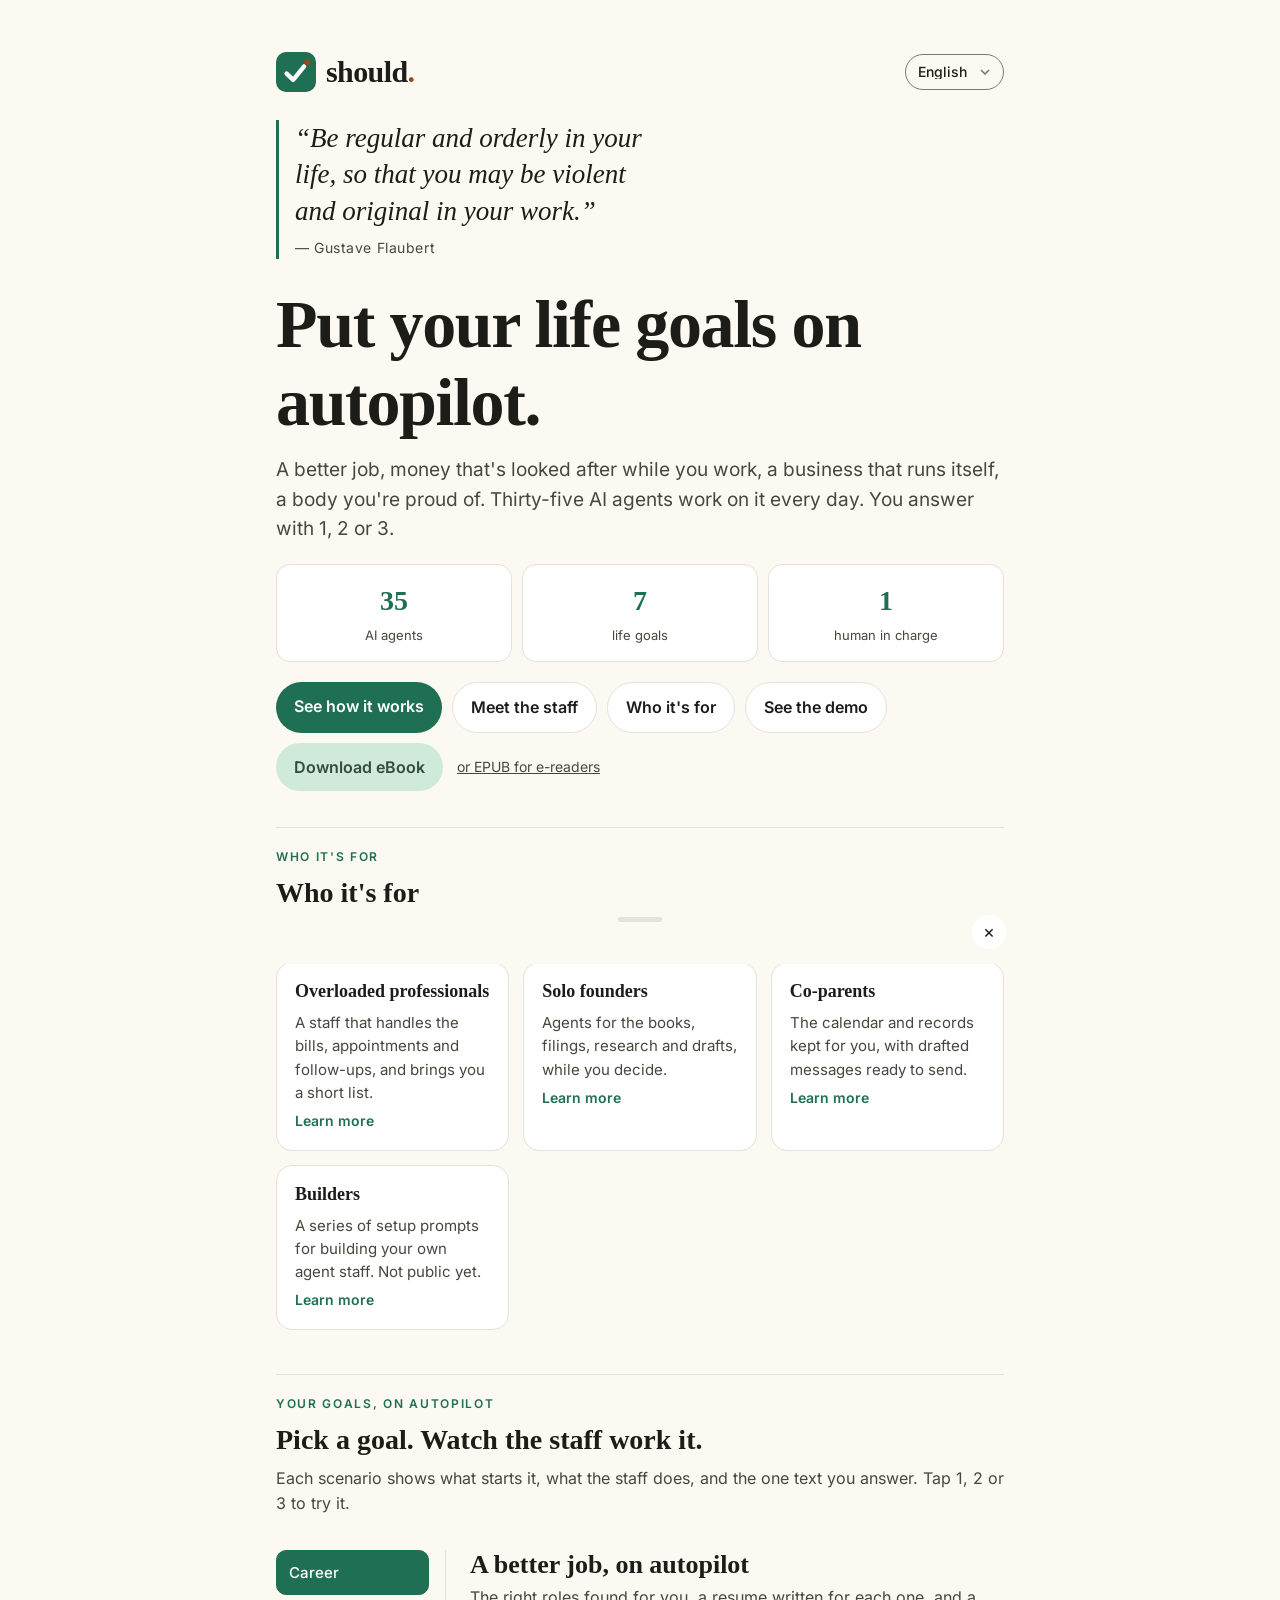
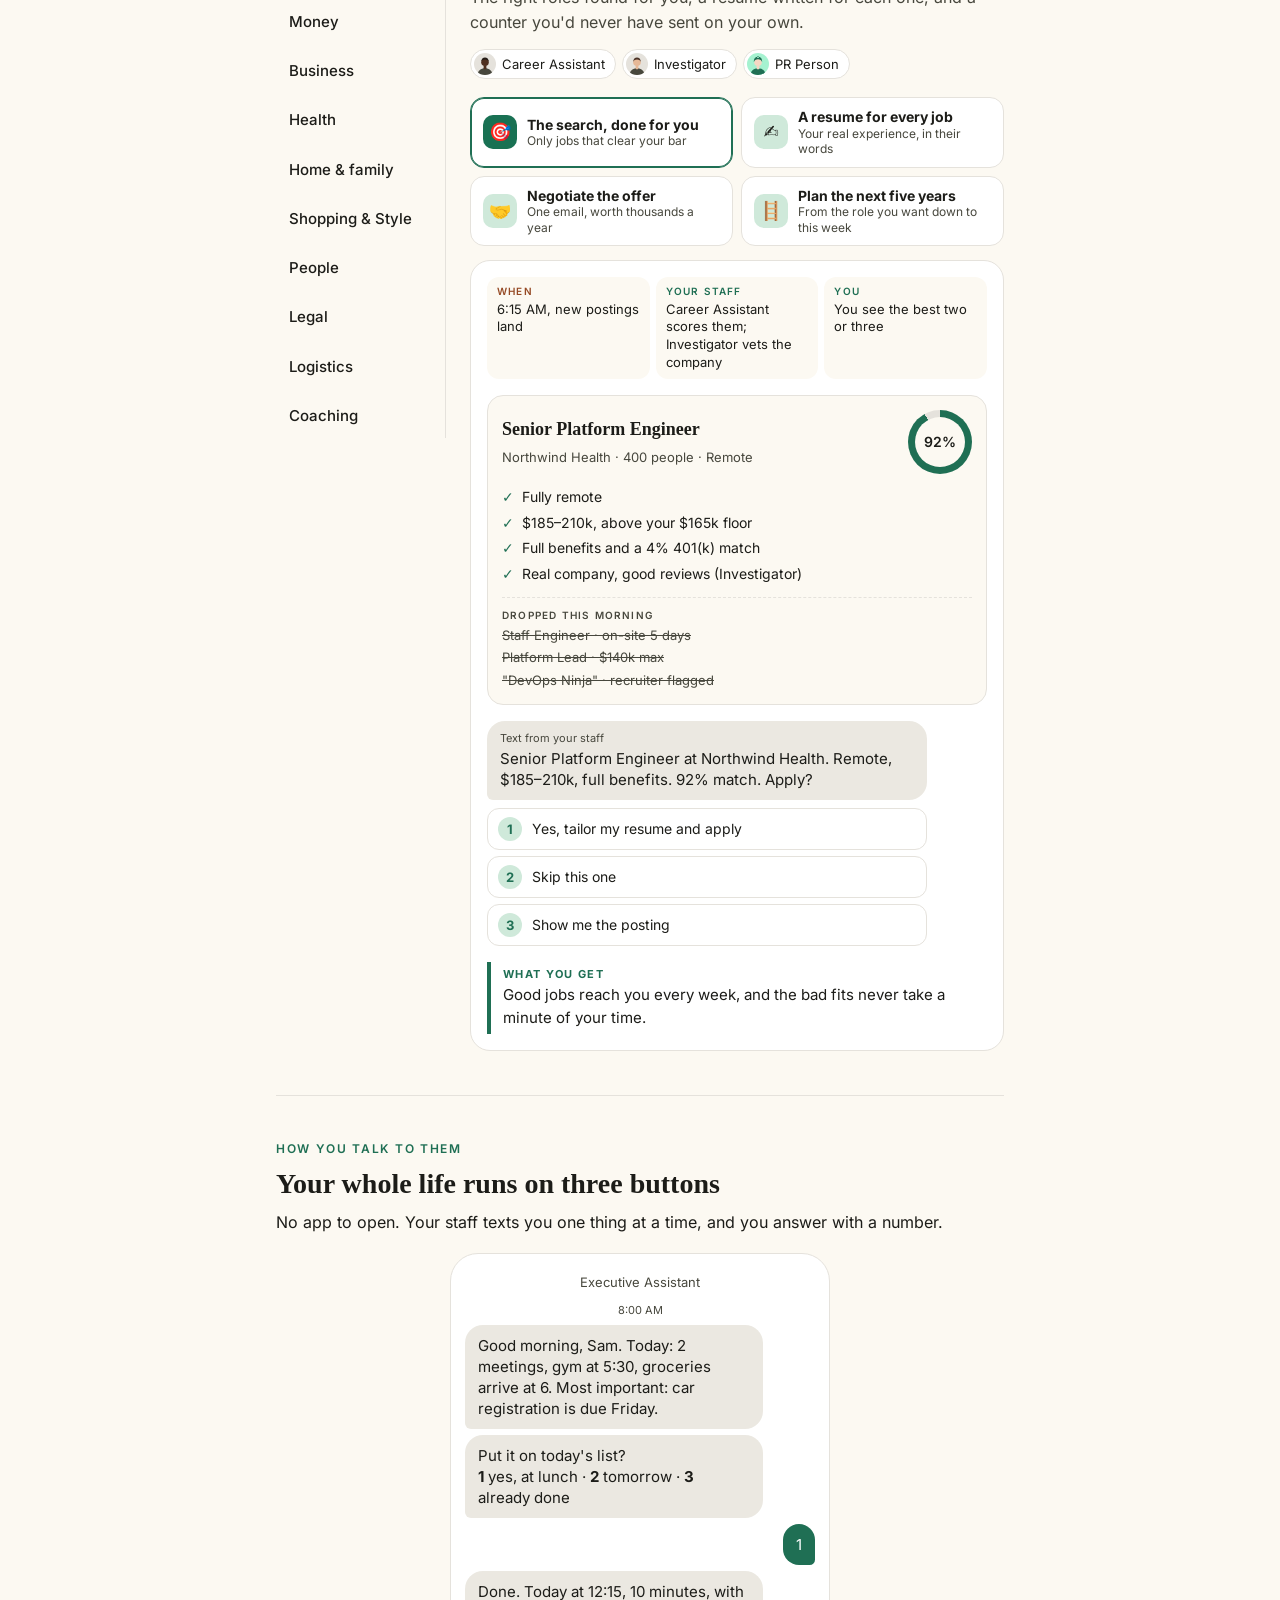
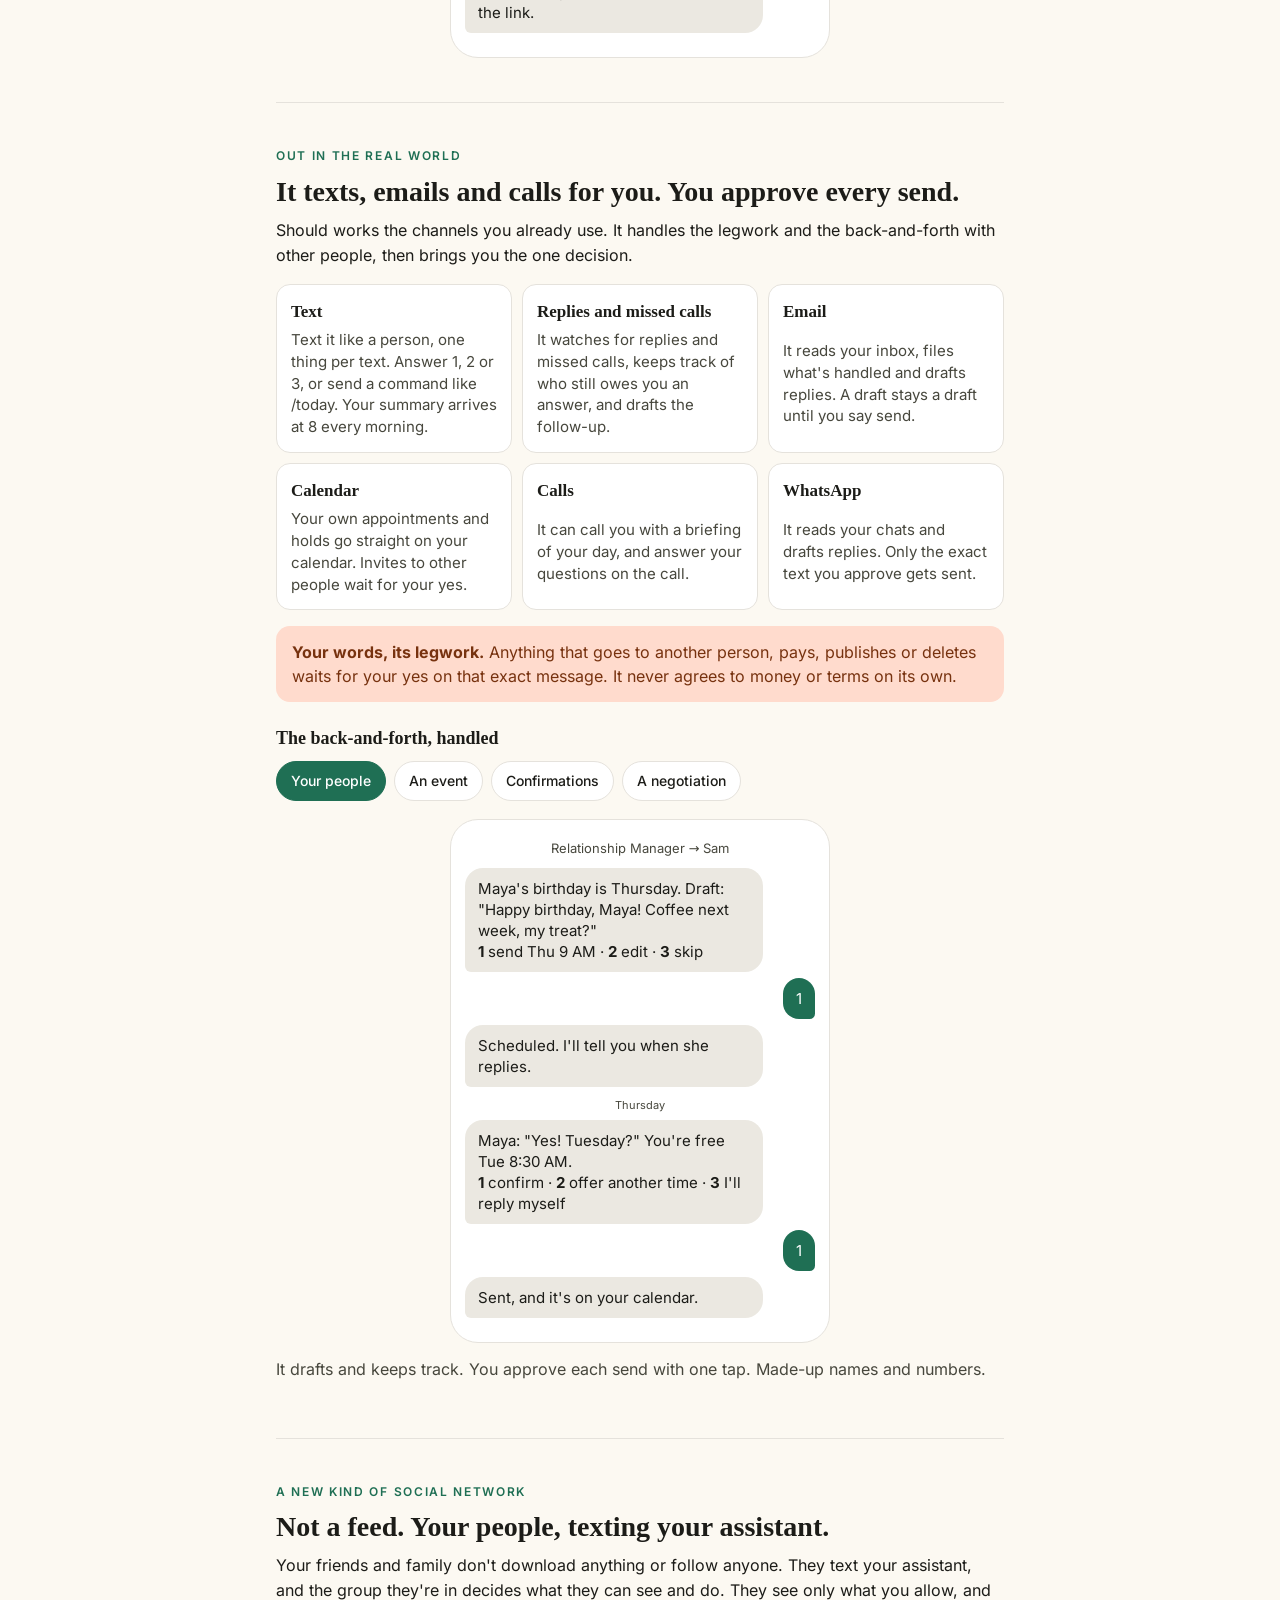
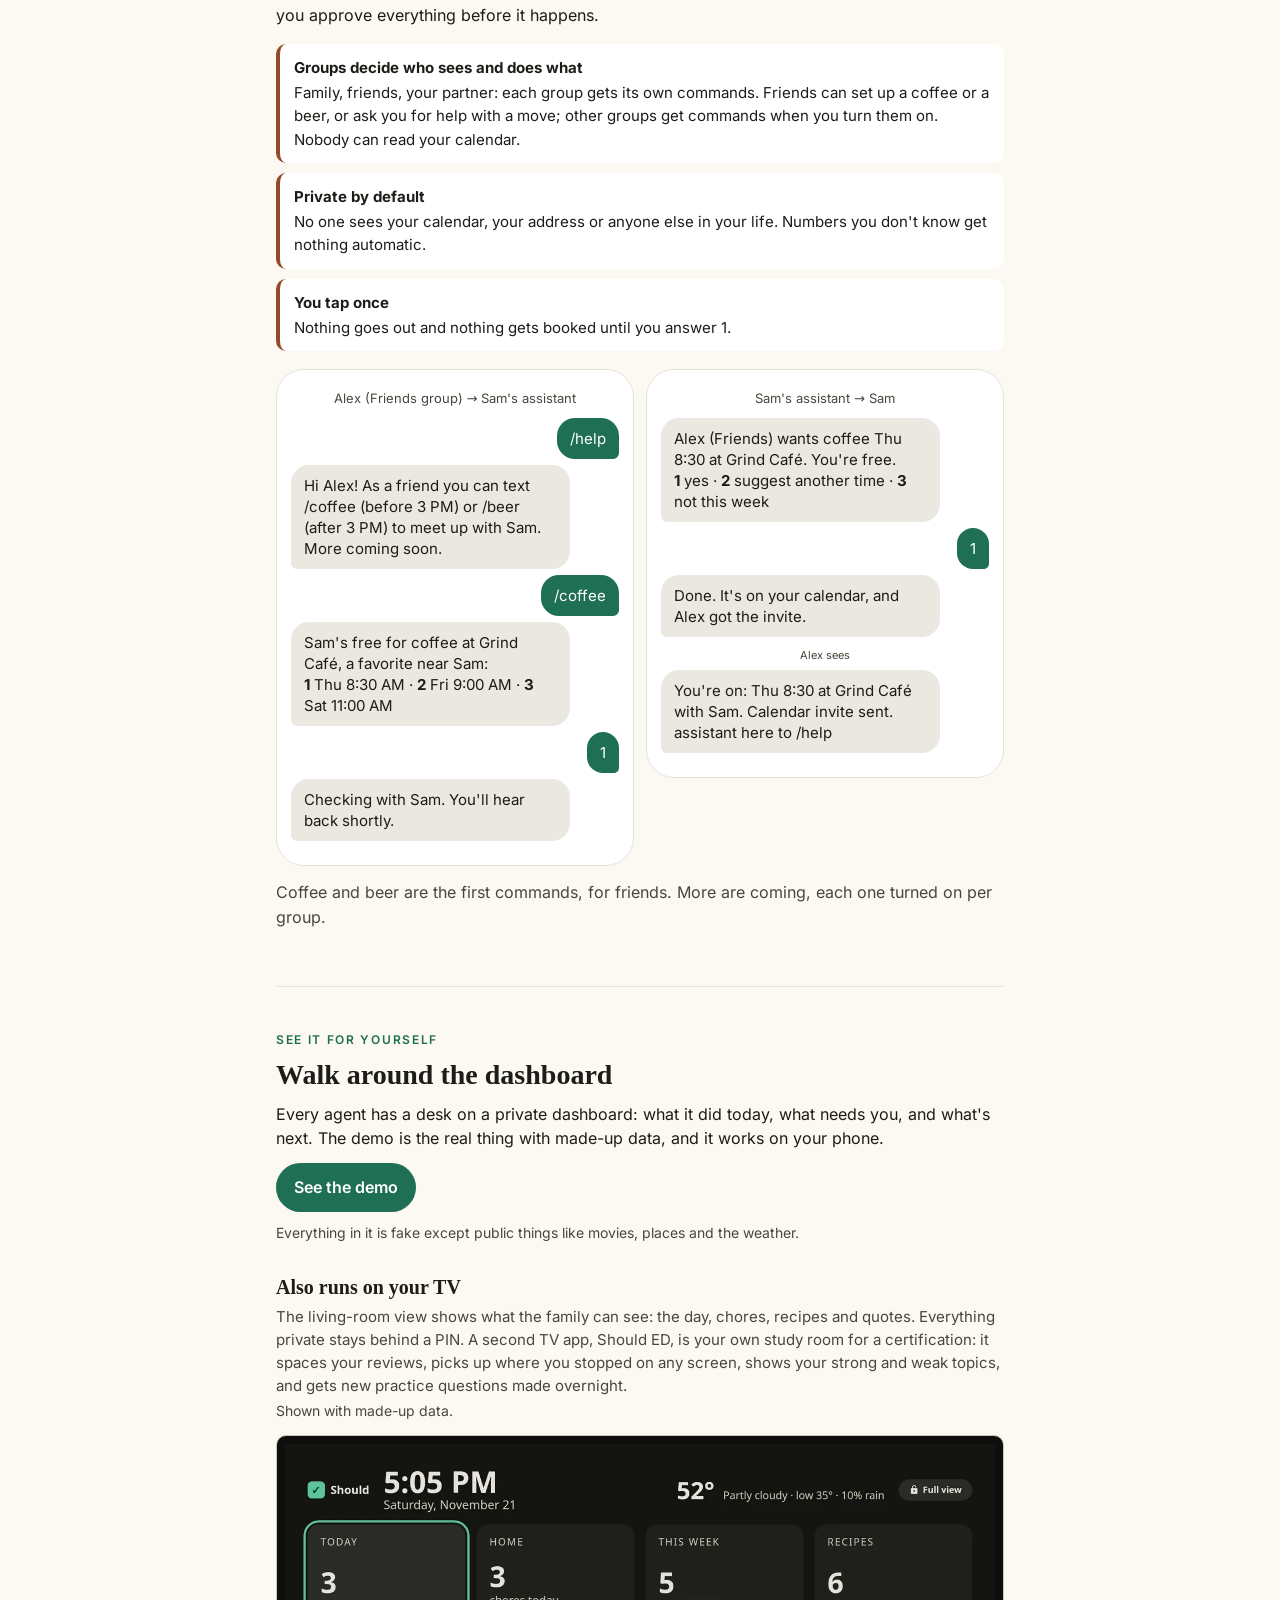
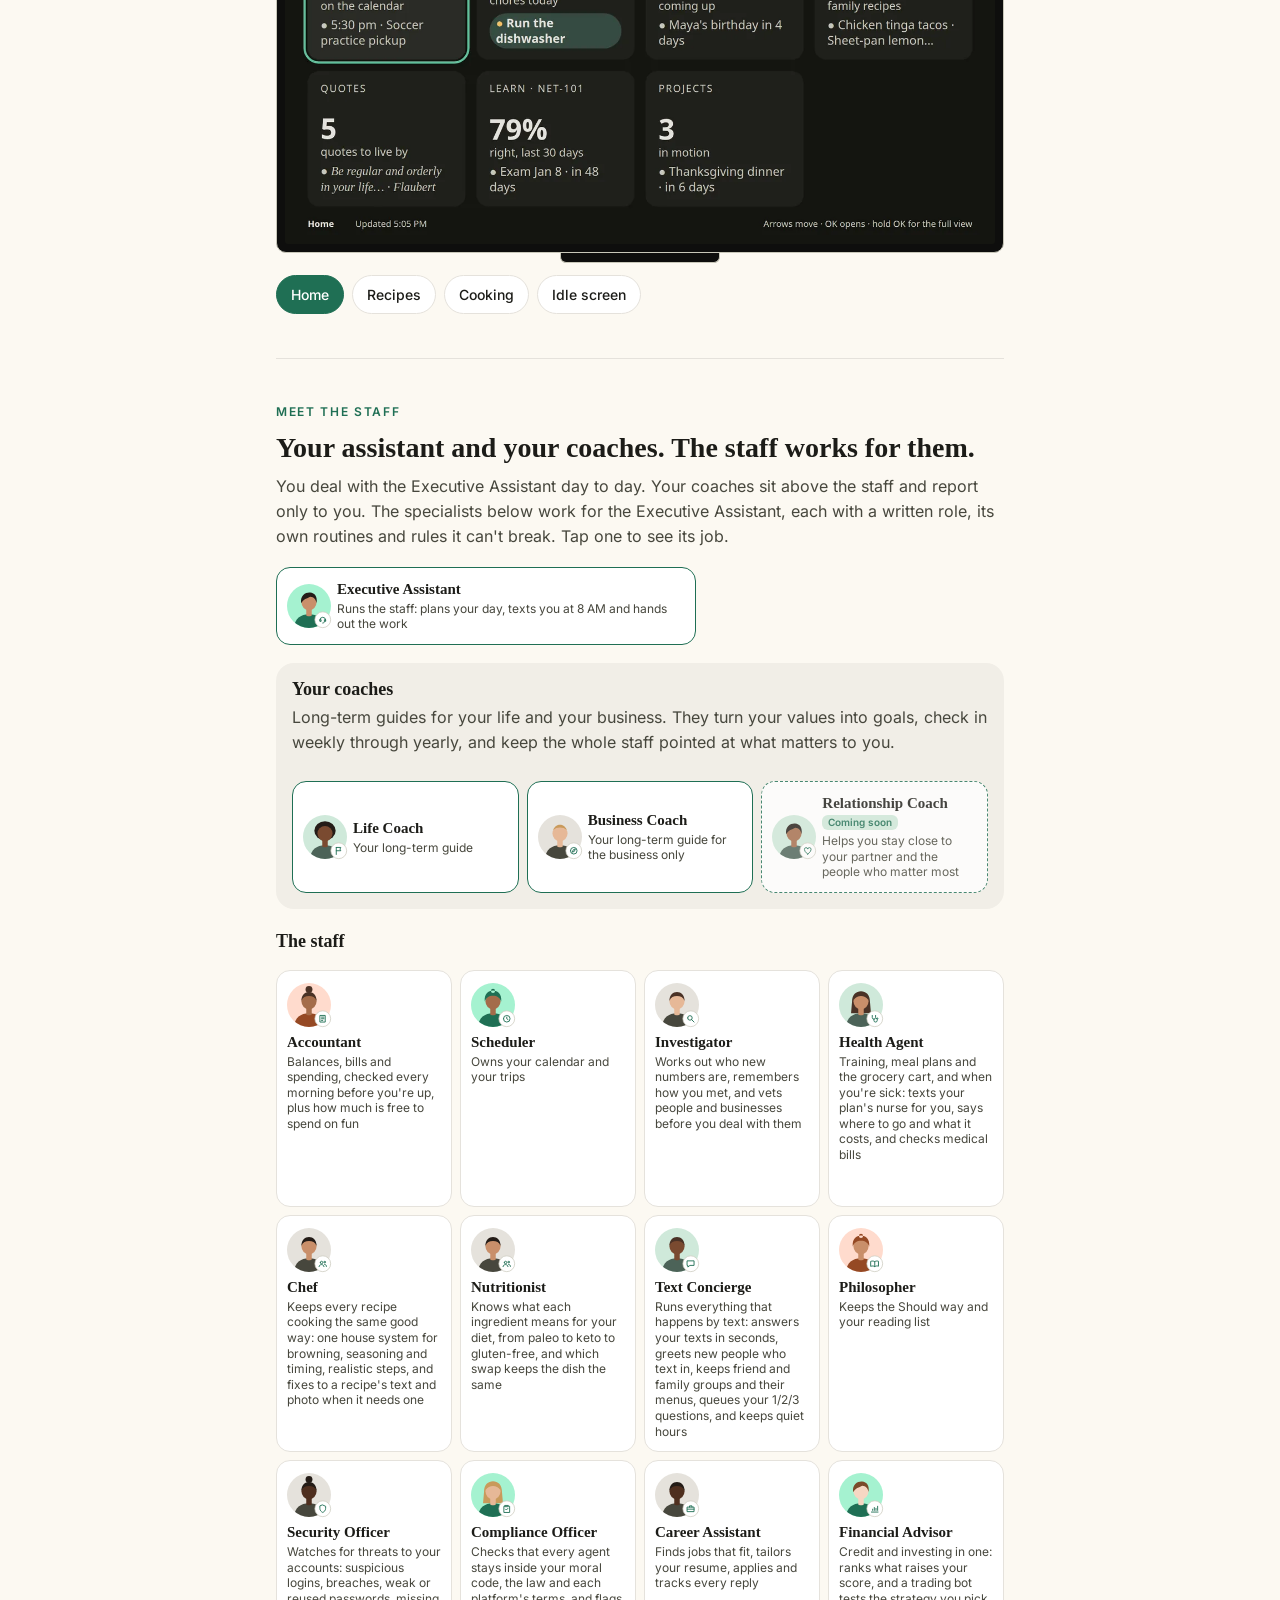
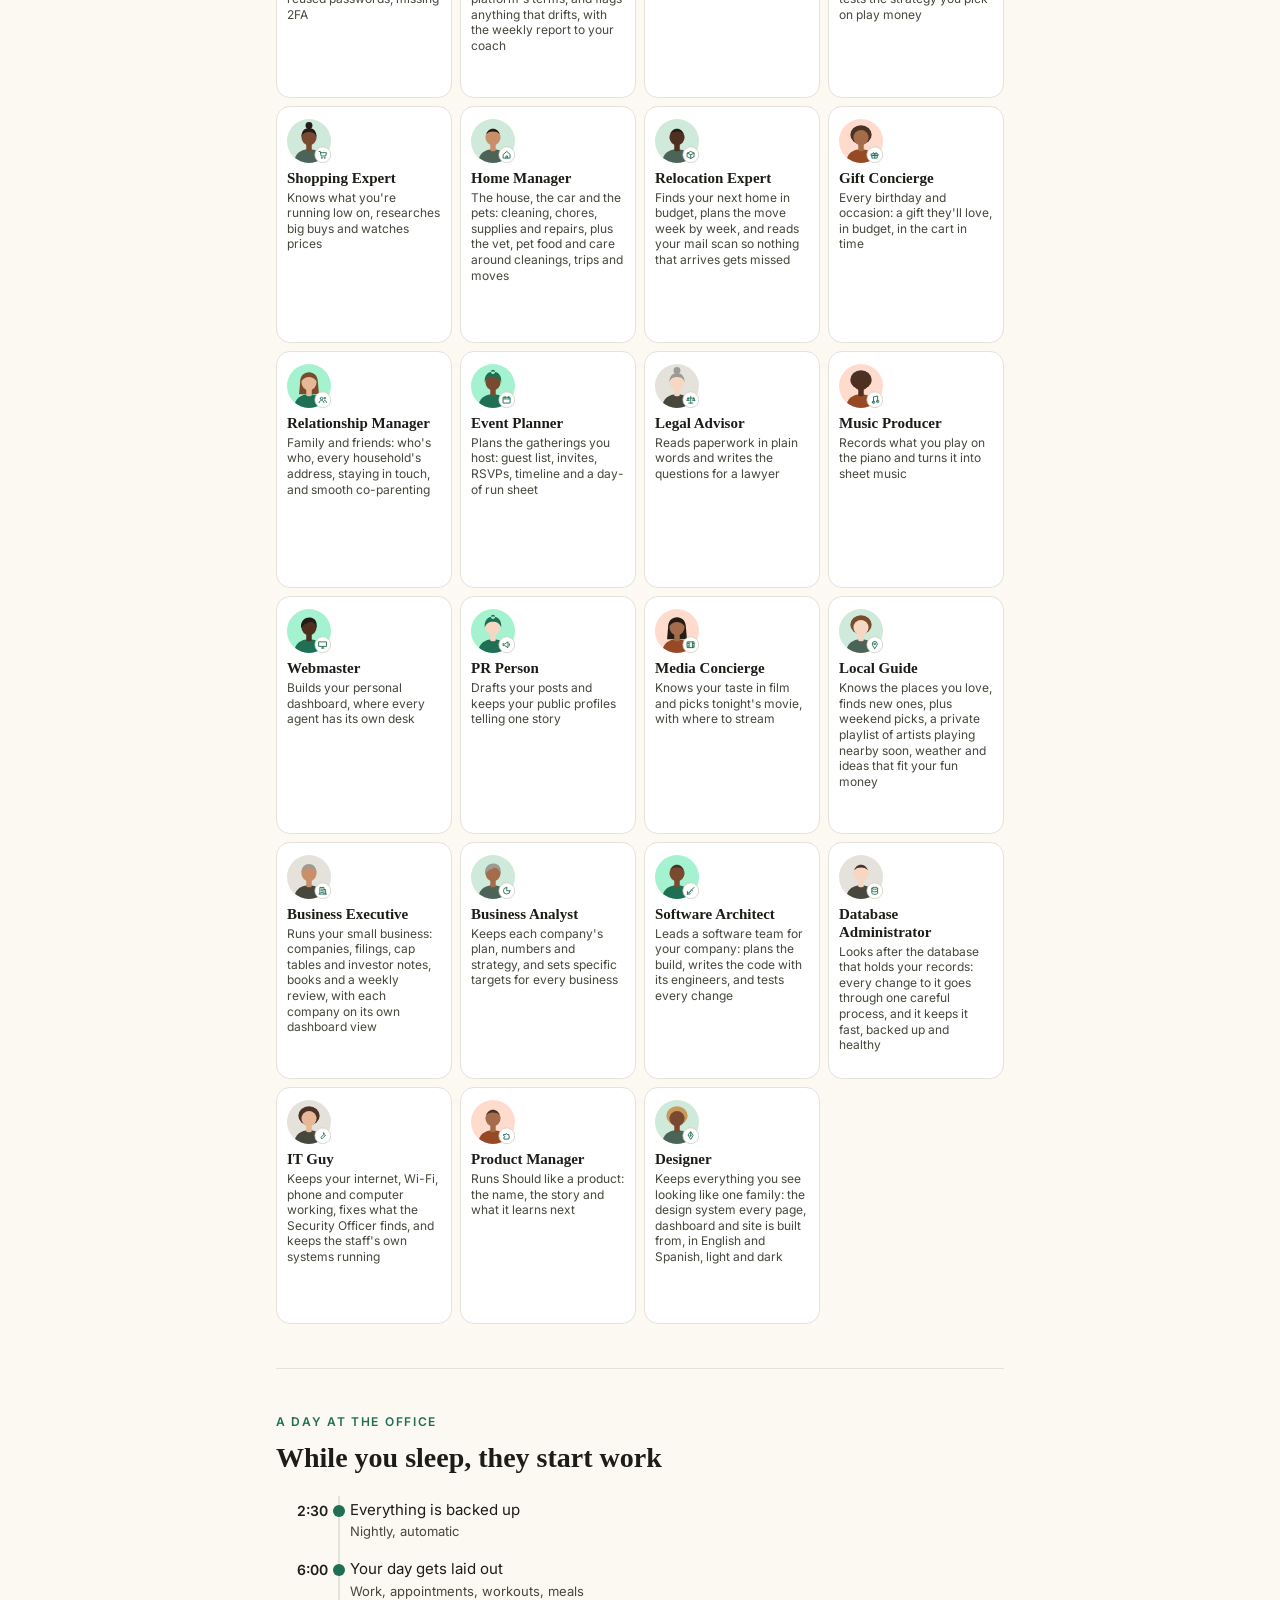
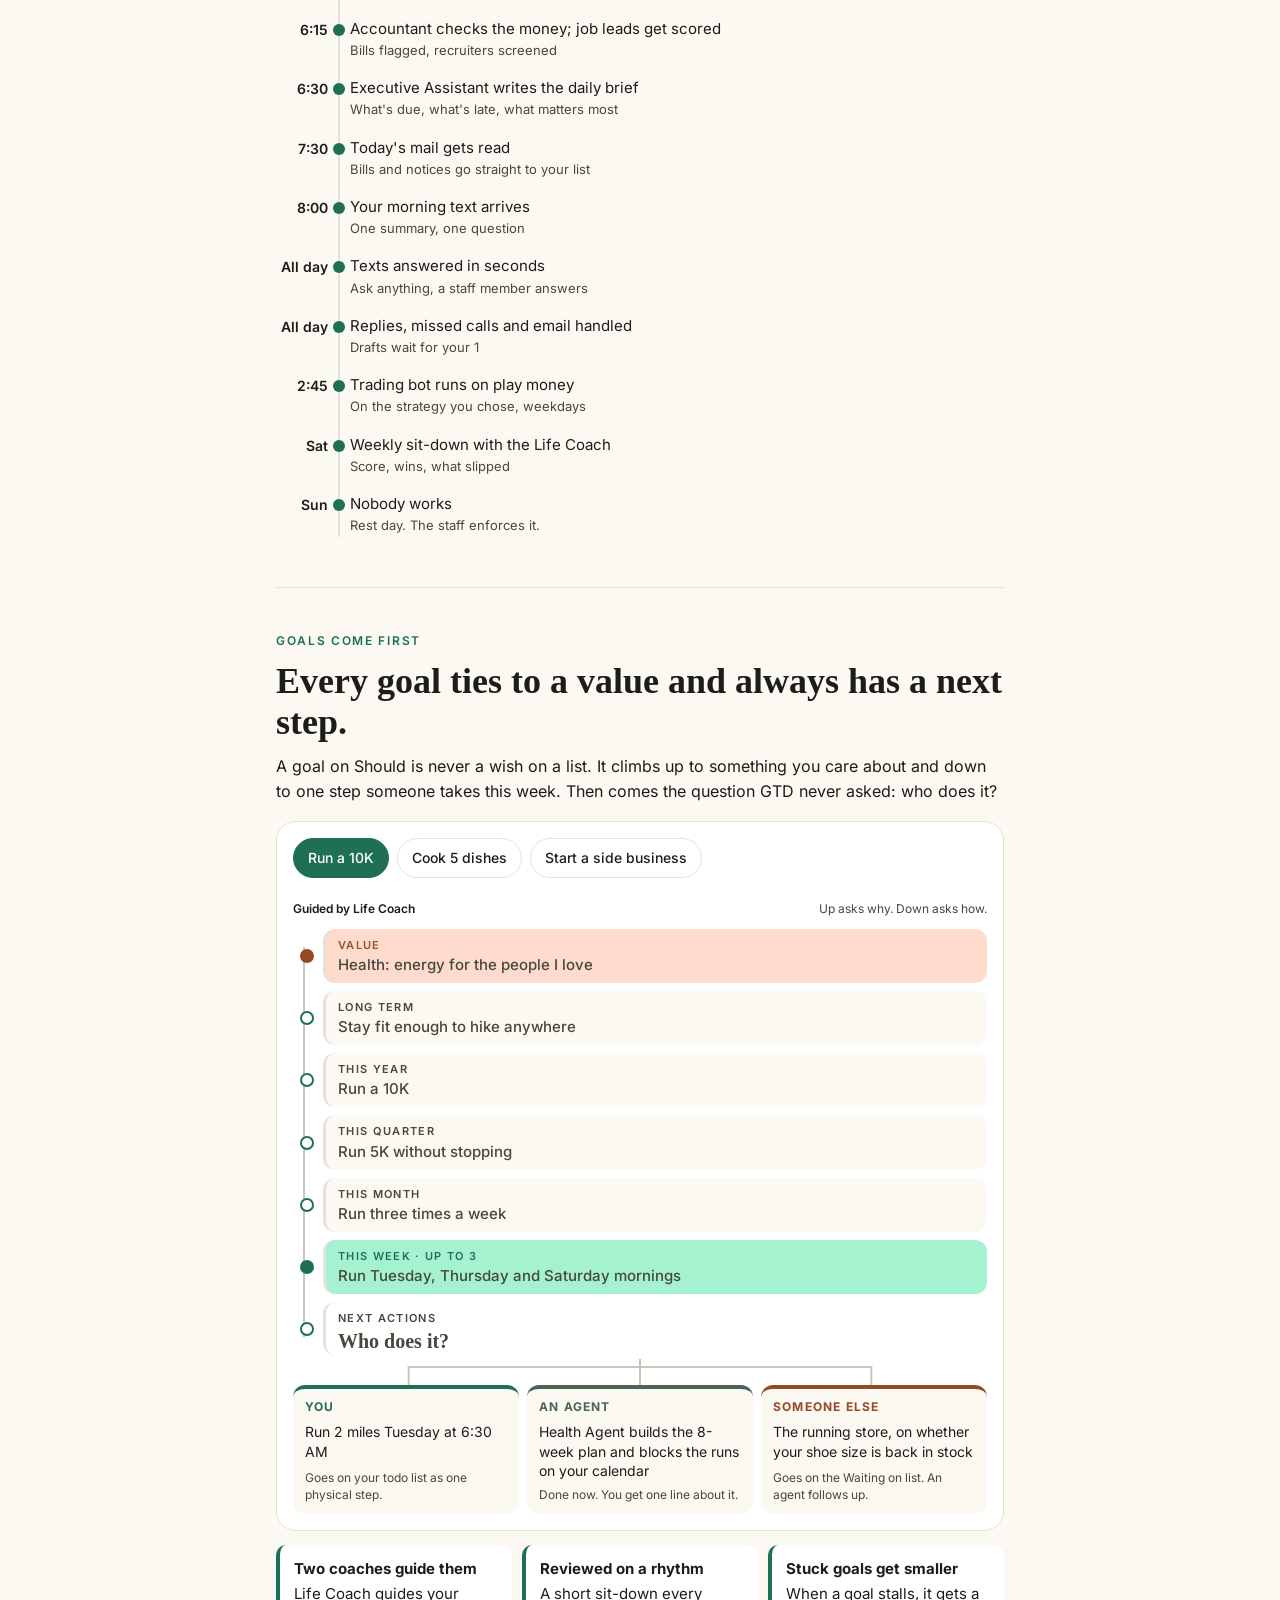
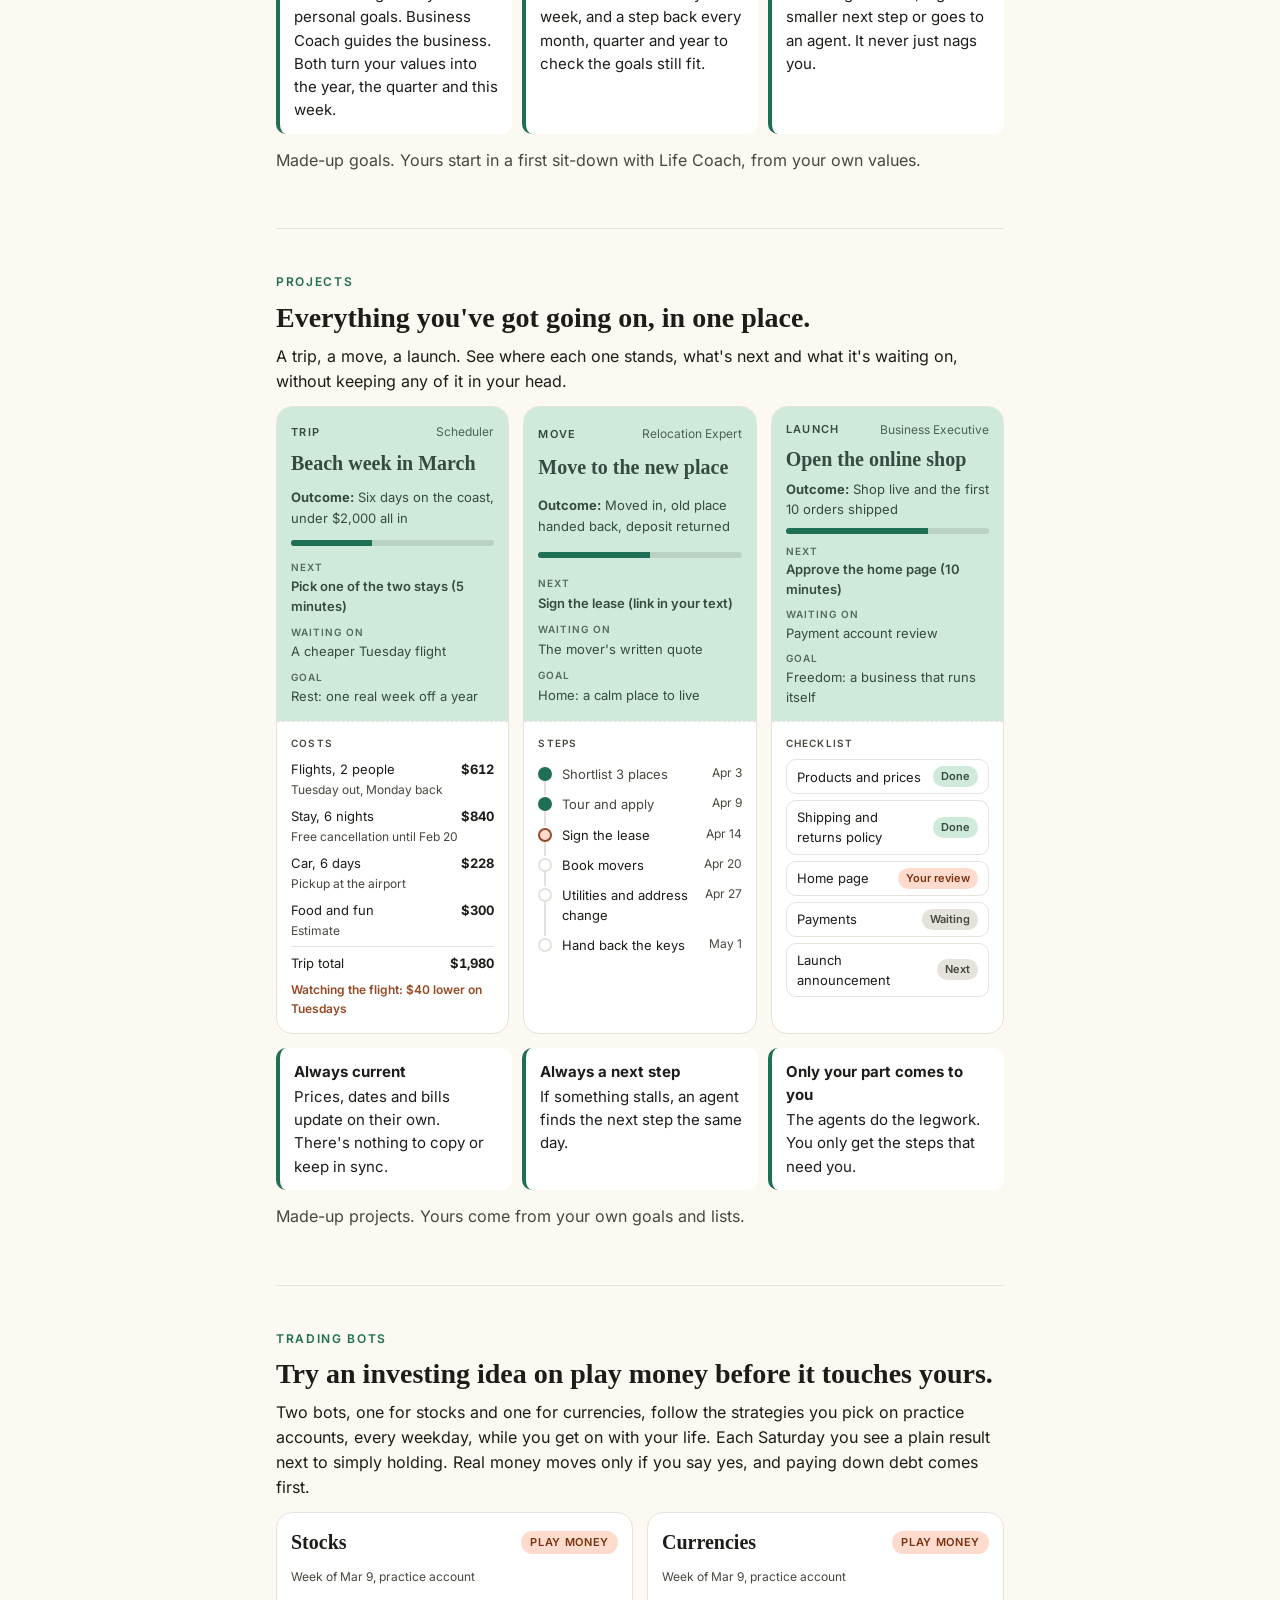
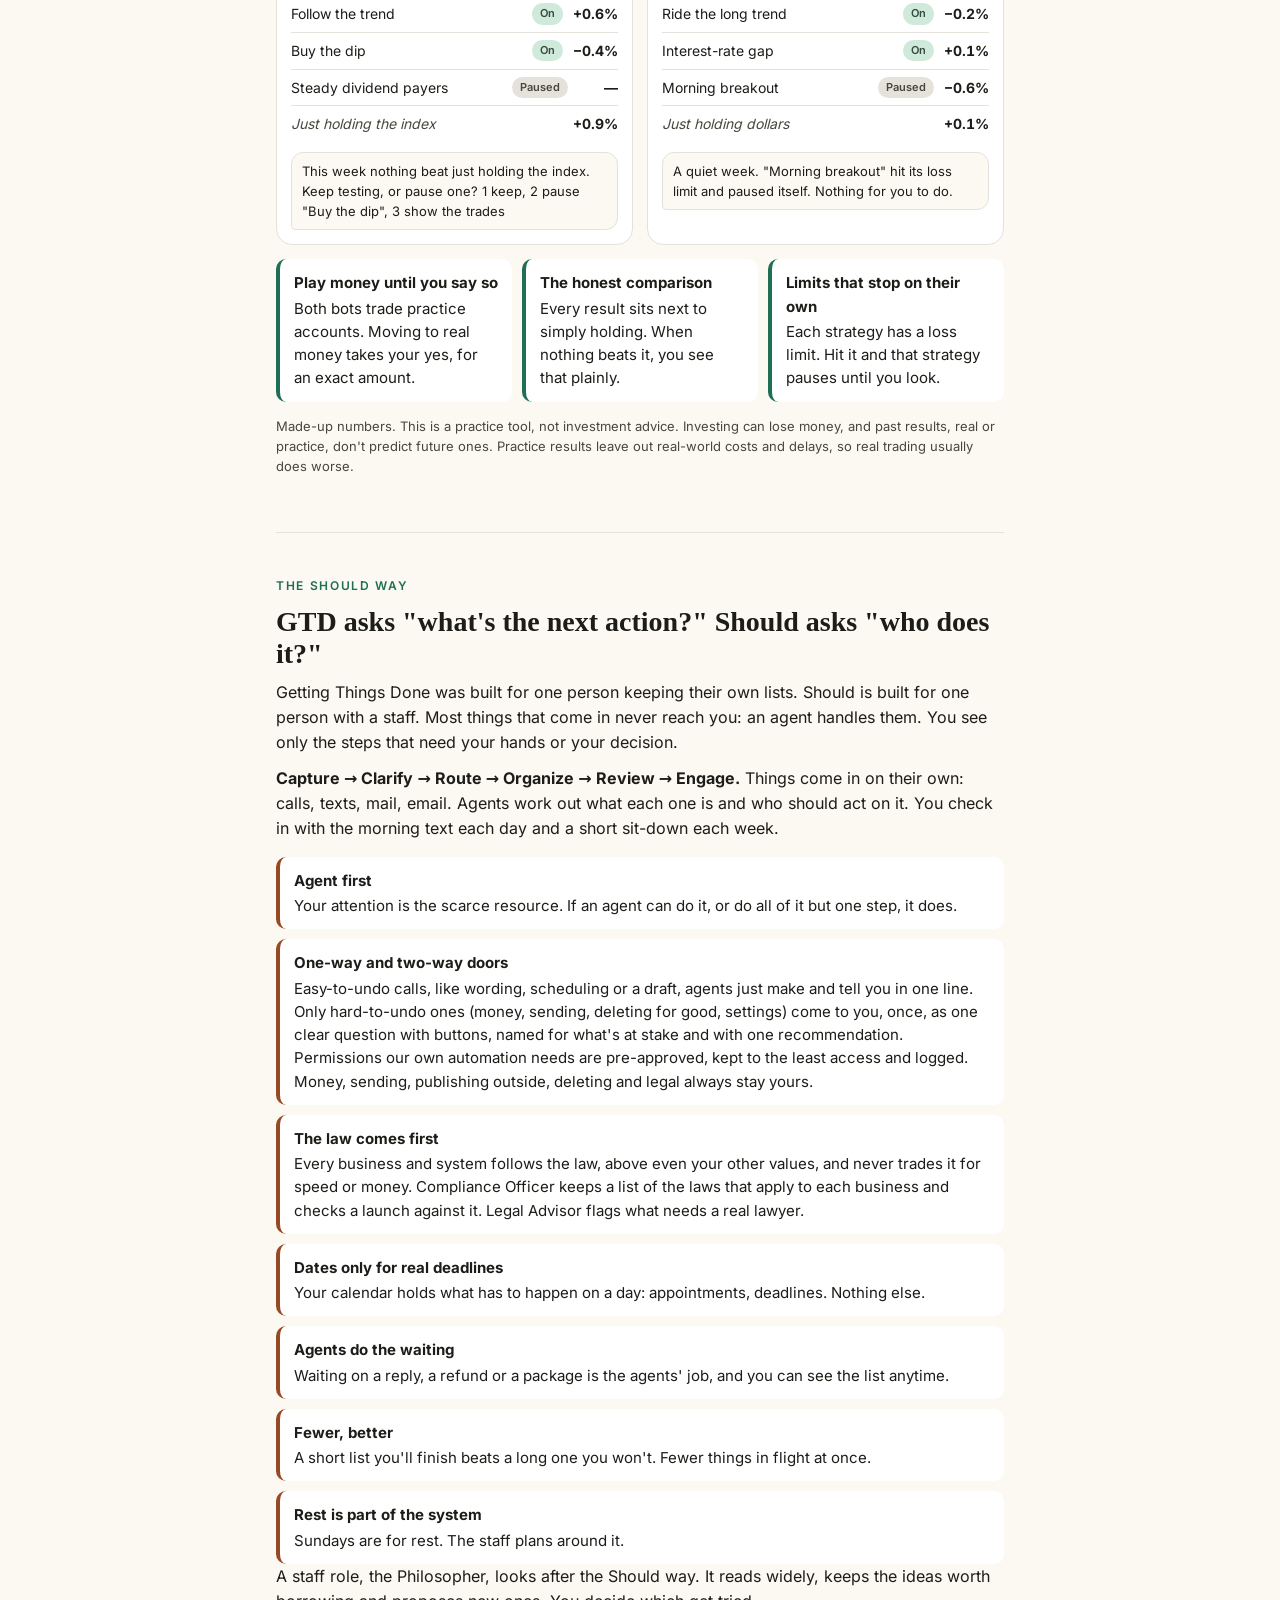
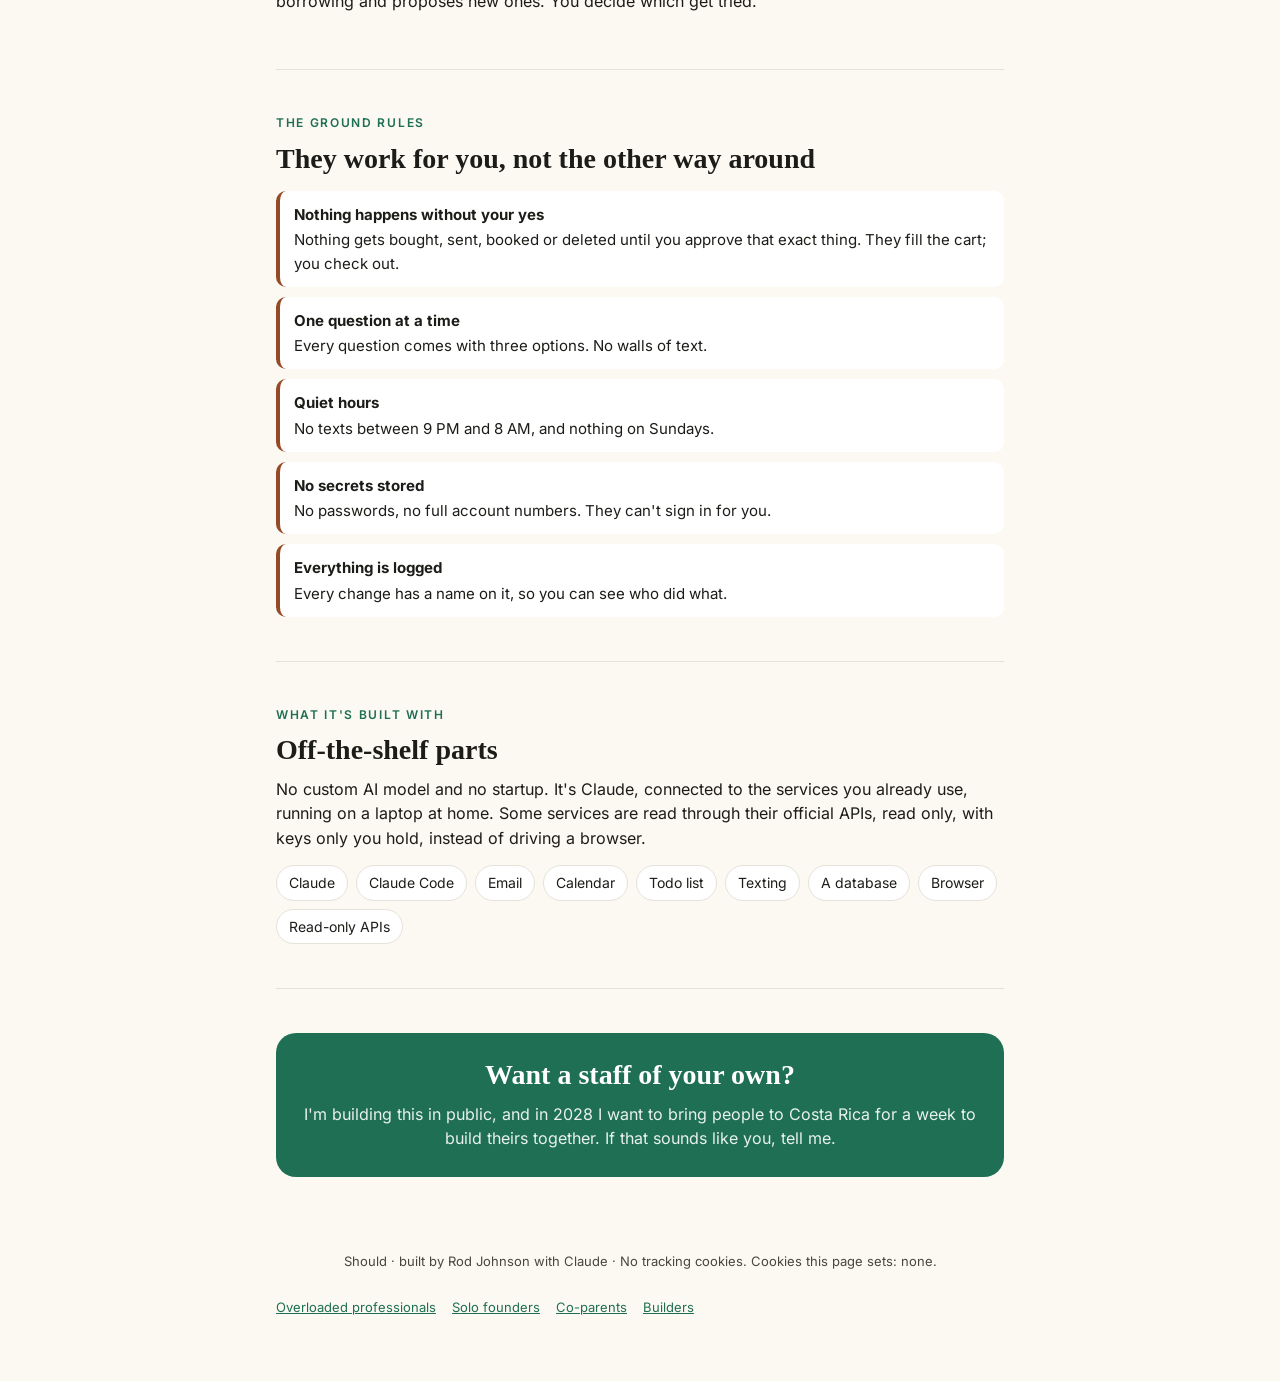
<file: index.html>
<!doctype html>
<html lang="en" data-brand="should" translate="no" class="notranslate">
<head>
<meta charset="utf-8">
<meta name="viewport" content="width=device-width, initial-scale=1, viewport-fit=cover">
<meta name="robots" content="noindex">
<meta name="google" content="notranslate">
<link rel="alternate" hreflang="en" href="https://rodmjay.com/should/?lang=en">
<link rel="alternate" hreflang="es-419" href="https://rodmjay.com/should/?lang=es">
<link rel="alternate" hreflang="x-default" href="https://rodmjay.com/should/">
<title>Should</title>
<link rel="icon" href="favicon.svg" type="image/svg+xml">
<!-- Link previews can't run scripts, so description and og: stay in English here; the page sets the description from i18n/ on load -->
<meta name="description" content="Put your life goals on autopilot. One human, thirty-five AI agents.">
<meta property="og:title" content="Should">
<meta property="og:description" content="Put your life goals on autopilot. One human, thirty-five AI agents.">
<link rel="stylesheet" href="ds/fonts.css">
<link rel="stylesheet" href="ds/design-system.css">
<link rel="stylesheet" href="should.css">
</head>
<body>
<main class="wrap">

<header class="hero">
  <div class="hero-top">
    <div class="brand"><svg viewBox="0 0 64 64" aria-hidden="true"><rect width="64" height="64" rx="16" fill="var(--accent)"/><path d="M17 34.5 L27.5 44.5 L45 23" fill="none" stroke="var(--card)" stroke-width="7" stroke-linecap="round" stroke-linejoin="round"/><circle cx="50" cy="16.5" r="5" fill="var(--warm)"/></svg><span>should<i>.</i></span></div>
    <div id="lang"></div>
  </div>
  <figure class="motto"><blockquote data-i18n="ui.motto_q"></blockquote><figcaption data-i18n="ui.motto_by"></figcaption></figure>
  <h1 data-i18n="ui.hero_h1"></h1>
  <p class="sub" data-i18n="ui.hero_sub"></p>
  <div class="stats">
    <div class="stat"><b>35</b><span data-i18n="ui.stat_agents"></span></div>
    <div class="stat"><b>7</b><span data-i18n="ui.stat_goals"></span></div>
    <div class="stat"><b>1</b><span data-i18n="ui.stat_human"></span></div>
  </div>
  <div class="cta-row">
    <a class="btn primary" href="#goals" data-i18n="ui.cta_how"></a>
    <a class="btn ghost" href="#staff" data-i18n="ui.cta_staff"></a>
    <a class="btn ghost" href="#roles" data-i18n="ui.cta_roles"></a>
    <a class="btn ghost" href="demo/" data-i18n="ui.cta_demo"></a>
  </div>
  <div class="ebook-row">
    <a class="btn tonal" id="ebookPdf" href="ebook/should-way.en.pdf" download data-i18n="ui.ebook_btn"></a>
    <a class="ebook-alt" id="ebookEpub" href="ebook/should-way.en.epub" download data-i18n="ui.ebook_epub"></a>
  </div>
</header>

<section id="roles" class="pt20">
  <div class="eyebrow" data-i18n="ui.roles_eyebrow"></div>
  <h2 data-i18n="ui.roles_h2"></h2>
  <p class="muted" data-i18n="ui.roles_p"></p>
  <ul class="roles">
    <li class="role-card"><h3><a data-i18n="ui.role_pro_n" data-i18n-attr="href:ui.role_pro_href"></a></h3><p data-i18n="ui.role_pro_t"></p><span class="role-more" aria-hidden="true" data-i18n="ui.roles_more"></span></li>
    <li class="role-card"><h3><a data-i18n="ui.role_founder_n" data-i18n-attr="href:ui.role_founder_href"></a></h3><p data-i18n="ui.role_founder_t"></p><span class="role-more" aria-hidden="true" data-i18n="ui.roles_more"></span></li>
    <li class="role-card"><h3><a data-i18n="ui.role_co_n" data-i18n-attr="href:ui.role_co_href"></a></h3><p data-i18n="ui.role_co_t"></p><span class="role-more" aria-hidden="true" data-i18n="ui.roles_more"></span></li>
    <li class="role-card"><h3><a data-i18n="ui.role_builder_n" data-i18n-attr="href:ui.role_builder_href"></a></h3><p data-i18n="ui.role_builder_t"></p><span class="role-more" aria-hidden="true" data-i18n="ui.roles_more"></span></li>
  </ul>
</section>

<section id="goals" class="pt20">
  <div class="eyebrow" data-i18n="ui.goals_eyebrow"></div>
  <h2 data-i18n="ui.goals_h2"></h2>
  <p class="muted" data-i18n="ui.goals_p"></p>
  <div class="goals-layout">
    <div class="tabs" role="tablist" aria-orientation="vertical" id="tabs"></div>
    <div id="goal"></div>
  </div>
</section>

<section>
  <div class="eyebrow" data-i18n="ui.talk_eyebrow"></div>
  <h2 data-i18n="ui.talk_h2"></h2>
  <p data-i18n="ui.talk_p"></p>
  <div class="phone" data-i18n-attr="aria-label:ui.talk_aria" data-phone="talk_phone"></div>
</section>

<section id="reach">
  <div class="eyebrow" data-i18n="ui.reach_eyebrow"></div>
  <h2 data-i18n="ui.reach_h2"></h2>
  <p data-i18n="ui.reach_p"></p>
  <div class="channels" data-channels="reach_channels"></div>
  <p class="trust" data-i18n-html="ui.reach_trust"></p>
  <h3 class="reach-h" data-i18n="ui.reach_examples_h3"></h3>
  <div class="reach-tabs" role="tablist" data-i18n-attr="aria-label:ui.reach_examples_h3" id="reachTabs"></div>
  <div class="phone" role="tabpanel" id="reachPhone"></div>
  <p class="muted mt14" data-i18n="ui.reach_note"></p>
</section>

<section id="social">
  <div class="eyebrow" data-i18n="ui.social_eyebrow"></div>
  <h2 data-i18n="ui.social_h2"></h2>
  <p data-i18n="ui.social_p"></p>
  <div class="rules" data-rules="social_rules"></div>
  <div class="phones">
    <div class="phone" data-i18n-attr="aria-label:ui.social_phone1_aria" data-phone="social_phone1"></div>
    <div class="phone" data-i18n-attr="aria-label:ui.social_phone2_aria" data-phone="social_phone2"></div>
  </div>
  <p class="muted mt14" data-i18n="ui.social_note"></p>
</section>

<section id="demo">
  <div class="eyebrow" data-i18n="ui.demo_eyebrow"></div>
  <h2 data-i18n="ui.demo_h2"></h2>
  <p data-i18n="ui.demo_p"></p>
  <a class="btn primary" href="demo/" data-i18n="ui.demo_btn"></a>
  <p class="muted mt10s14" data-i18n="ui.demo_note"></p>
  <figure class="tvshow" id="tvShow">
    <figcaption><b data-i18n="ui.tv_cap"></b><span data-i18n="ui.tv_sub"></span><span class="tvlang" data-i18n="ui.tv_lang_note"></span></figcaption>
    <div class="tv"><img id="tvImg" src="img/tv/tv-home.webp" width="1280" height="720" loading="lazy" data-i18n-attr="alt:ui.tv_alt_home"></div>
    <div class="stand" aria-hidden="true"></div>
    <div class="reach-tabs" role="tablist" data-i18n-attr="aria-label:ui.tv_cap">
      <button class="tab" role="tab" aria-selected="true" data-tv="home" data-i18n="ui.tv_tab_home"></button>
      <button class="tab" role="tab" aria-selected="false" data-tv="recipes" data-i18n="ui.tv_tab_recipes"></button>
      <button class="tab" role="tab" aria-selected="false" data-tv="cooking" data-i18n="ui.tv_tab_cooking"></button>
      <button class="tab" role="tab" aria-selected="false" data-tv="idle" data-i18n="ui.tv_tab_idle"></button>
    </div>
  </figure>
</section>

<section id="staff">
  <div class="eyebrow" data-i18n="ui.staff_eyebrow"></div>
  <h2 data-i18n="ui.staff_h2"></h2>
  <p class="muted" data-i18n="ui.staff_p"></p>
  <div class="staff leads" id="leadgrid"></div>
  <div class="coaches">
    <h3 data-i18n="ui.coaches_h3"></h3>
    <p class="muted" data-i18n="ui.coaches_p"></p>
    <div class="staff" id="coachgrid"></div>
  </div>
  <h3 class="staff-h" data-i18n="ui.staff_h3"></h3>
  <div class="staff" id="staffgrid"></div>
</section>

<section>
  <div class="eyebrow" data-i18n="ui.day_eyebrow"></div>
  <h2 data-i18n="ui.day_h2"></h2>
  <ul class="tl" id="day"></ul>
</section>

<section id="ladder" class="ladder-sec">
  <div class="eyebrow" data-i18n="ui.ladder_eyebrow"></div>
  <h2 data-i18n="ui.ladder_h2"></h2>
  <p data-i18n="ui.ladder_p"></p>
  <div class="ladder">
    <div class="reach-tabs" role="tablist" data-i18n-attr="aria-label:ui.ladder_tabs_label" id="ladderTabs"></div>
    <div id="ladderBody" role="tabpanel"></div>
  </div>
  <div class="gnotes" id="ladderNotes"></div>
  <p class="muted mt14" data-i18n="ui.ladder_note"></p>
</section>

<section id="projects" class="proj-sec">
  <div class="eyebrow" data-i18n="ui.proj_eyebrow"></div>
  <h2 data-i18n="ui.proj_h2"></h2>
  <p data-i18n="ui.proj_p"></p>
  <div class="proj-grid" id="projGrid"></div>
  <div class="gnotes" id="projNotes"></div>
  <p class="muted mt14" data-i18n="ui.proj_note"></p>
</section>

<section id="trading" class="trade-sec">
  <div class="eyebrow" data-i18n="ui.tb_eyebrow"></div>
  <h2 data-i18n="ui.tb_h2"></h2>
  <p data-i18n="ui.tb_p"></p>
  <div class="tb-grid" id="tbGrid"></div>
  <div class="gnotes" id="tbNotes"></div>
  <p class="muted tb-legal" data-i18n="ui.tb_legal"></p>
</section>

<section id="way">
  <div class="eyebrow" data-i18n="ui.way_eyebrow"></div>
  <h2 data-i18n="ui.way_h2"></h2>
  <p data-i18n="ui.way_p1"></p>
  <p data-i18n-html="ui.way_p2"></p>
  <div class="rules" data-rules="way_rules"></div>
  <p data-i18n="ui.way_p3"></p>
</section>

<section>
  <div class="eyebrow" data-i18n="ui.rules_eyebrow"></div>
  <h2 data-i18n="ui.rules_h2"></h2>
  <div class="rules" data-rules="rules"></div>
</section>

<section>
  <div class="eyebrow" data-i18n="ui.built_eyebrow"></div>
  <h2 data-i18n="ui.built_h2"></h2>
  <p data-i18n="ui.built_p"></p>
  <div class="built" id="built"></div>
</section>

<section>
  <div class="cta">
    <h2 data-i18n="ui.cta_h2"></h2>
    <p data-i18n="ui.cta_p"></p>
  </div>
</section>

<footer><p data-i18n="ui.footer"></p><ul class="foot-roles"><li><a data-i18n="ui.role_pro_n" data-i18n-attr="href:ui.role_pro_href"></a></li><li><a data-i18n="ui.role_founder_n" data-i18n-attr="href:ui.role_founder_href"></a></li><li><a data-i18n="ui.role_co_n" data-i18n-attr="href:ui.role_co_href"></a></li><li><a data-i18n="ui.role_builder_n" data-i18n-attr="href:ui.role_builder_href"></a></li></ul></footer>
</main>

<div class="shade" id="shade"></div>
<div class="sheet" id="sheet" role="dialog" aria-modal="true" aria-labelledby="sheetTitle">
  <div class="grab"></div>
  <button class="x" id="sheetX" data-i18n-attr="aria-label:meta.close">×</button>
  <div id="sheetBody"></div>
</div>

<script src="ds/avatars.global.js"></script>
<script src="ds/i18n.global.js"></script>
<script src="i18n/en.js"></script>
<script src="i18n/es.js"></script>
<script>
/* Structure only. Every visible word is in i18n/en.js and i18n/es.js (same shape, checked by ds/check-i18n.mjs). */
const AGENTS = {
  ea:{i:"🧭"}, book:{i:"📒"}, sched:{i:"🗓️"}, pi:{i:"🔎"}, health:{i:"🩺"}, chef:{i:"👩‍🍳"}, nutri:{i:"🥗"}, text:{i:"💬"}, phil:{i:"📚"}, sec:{i:"🛡️"},
  comp:{i:"⚖️"}, bcoach:{i:"🧭",toYou:true}, coach:{i:"🏁"}, career:{i:"💼"}, wealth:{i:"📈"}, shop:{i:"🛒"},
  house:{i:"🏠"}, move:{i:"📦"}, gift:{i:"🎁"}, relmgr:{i:"🤝"}, events:{i:"🎉"}, legal:{i:"⚖️"},
  music:{i:"🎹"}, web:{i:"🖥️"}, pr:{i:"📣"}, media:{i:"🎬"}, guide:{i:"📍"}, biz:{i:"🏢"}, ba:{i:"📊"}, arch:{i:"🏗️"}, dba:{i:"🗄️"}, it:{i:"🛠️"},
  pm:{i:"🧩"}, design:{i:"🎨"}, rel:{i:"💬",soon:true},
};
// Each agent's person avatar comes from the design system (ds/avatars.global.js), keyed by org role
const ORG={ea:"assistant",book:"bookkeeper",sched:"scheduler",pi:"investigator",health:"health",chef:"chef",nutri:"nutritionist",text:"text-concierge",phil:"philosopher",sec:"security",comp:"compliance",bcoach:"business_coach",coach:"coach",career:"career",wealth:"financial",shop:"shopping",house:"home-manager",move:"relocation",gift:"gifts",relmgr:"relationship-manager",events:"events",legal:"legal",music:"music",web:"webmaster",pr:"pr",media:"media",guide:"local-guide",biz:"business",ba:"business_analyst",arch:"as-architect",dba:"dba",it:"it",pm:"product",design:"designer",rel:"relationships"};

const GOALS = [
 {id:"career",agents:["career","pi","pr"],sc:[{ico:"🎯",scene:"lead"},{ico:"✍️",scene:"resume"},{ico:"🤝",scene:"offer",sim:"negotiate"},{ico:"🪜",scene:"ladder"}]},
 {id:"money",agents:["wealth","book","pi"],sc:[{ico:"📈",sim:"trade"},{ico:"🏖️",sim:"retire"},{ico:"🧾",scene:"stmt"},{ico:"🪜",scene:"ladder"}]},
 {id:"business",agents:["biz","ba","book","legal"],sc:[{ico:"📊",scene:"dash"},{ico:"🌳",scene:"tree"},{ico:"🪜",scene:"ladder"}]},
 {id:"health",agents:["health","shop"],sc:[{ico:"⚖️",sim:"body"},{ico:"🥘",scene:"meals"},{ico:"🩺"},{ico:"🚭",scene:"streak"},{ico:"🪜",scene:"ladder"}]},
 {id:"home",agents:["relmgr","house"],sc:[{ico:"👨‍👧‍👦",scene:"coparent"},{ico:"🔧",scene:"repair"},{ico:"🪜",scene:"ladder"}]},
 {id:"style",agents:["shop","gift"],sc:[{ico:"🏷️",scene:"price"},{ico:"👔",scene:"outfit"},{ico:"🎂",scene:"bdays"},{ico:"🪜",scene:"ladder"}]},
 {id:"people",agents:["relmgr","pi","events"],sc:[{ico:"📇",scene:"contact"},{ico:"🪜",scene:"ladder"}]},
 {id:"legal",agents:["legal","comp"],sc:[{ico:"📄",scene:"doc"},{ico:"🗂️"},{ico:"✅"}]},
 {id:"logistics",agents:["arch","it","dba","design","web"],sc:[{ico:"🏗️"},{ico:"🔐"},{ico:"🗄️"}]},
 {id:"coaching",agents:["coach","bcoach"],sc:[{ico:"🗓️",scene:"week"},{ico:"📏",scene:"pace"},{ico:"🧭",scene:"review"},{ico:"📓",scene:"log"}]},
];
const LEADS=["ea"]; // your go-to agent; the staff reports to it. bg:true = background role, not shown
const COACHES=["coach","bcoach","rel"]; // "coach" is reserved for these long-term guides (Rod 11/16): grouped and shown above the staff, reporting to you

/* Dynamic values (positions, widths, percentages) are set through the CSSOM, which a strict CSP allows; style attributes are not */
const applySt=()=>document.querySelectorAll("[data-st]").forEach(e=>{e.getAttribute("data-st").split(";").forEach(d=>{const i=d.indexOf(":");if(i>0)e.style.setProperty(d.slice(0,i).trim(),d.slice(i+1).trim());});e.removeAttribute("data-st");});
new MutationObserver(applySt).observe(document.documentElement,{childList:true,subtree:true});
document.addEventListener("DOMContentLoaded",applySt);

/* ---------- language ---------- */
const I=window.DSI18n, DICT=window.SHOULD_I18N||{};
// A dictionary that failed to load falls back to English (or whichever one did load), so a network blip never blanks the page
const have=l=>DICT[l]?l:DICT.en?"en":Object.keys(DICT)[0];
let lang=have(I.pickLang()), L=DICT[lang];
const fmt=(s,v)=>String(s).replace(/\{(\w+)\}/g,(m,k)=>k in v?v[k]:m);
const agent=k=>({...AGENTS[k],...L.agents[k]});
const goalText=id=>L.goals[id];

const $=s=>document.querySelector(s);
const esc=s=>String(s).replace(/[&<>"]/g,c=>({"&":"&amp;","<":"&lt;",">":"&gt;",'"':"&quot;"}[c]));
const money=n=>"$"+Math.round(n).toLocaleString(L.sims.money_locale);
const av=(k,size,badge=true)=>window.DSAvatars?DSAvatars.avatarSVG(ORG[k]||k,{size,badge,label:agent(k).n}):AGENTS[k].i;

/* ---------- scenes: one picture per scenario ---------- */
const rung=(r,now)=>`<div class="rung${now?" now":""}"><small>${r[0]}</small><b>${r[1]}</b><span>${r[2]}</span></div>`;
const SCENES={
 lead:()=>{const S=L.scenes.lead;return `<div class="lead-card"><div class="lc-top"><div><b>${S.role}</b><span>${S.co}</span></div><div class="ring" data-st="--p:92"><span>92%</span></div></div>
  <ul class="checks">${S.checks.map(c=>`<li>${c}</li>`).join("")}</ul>
  <div class="dropped"><small>${S.dropped_h}</small>${S.dropped.map(d=>`<s>${esc(d)}</s>`).join("")}</div></div>`},
 resume:()=>{const S=L.scenes.resume,on=[1,1,1,1,0];return `<div class="doc"><div class="doc-h"><b>${S.name}</b><span>${S.tailored}</span></div>
  ${S.rows.map(r=>`<p><del>${r[0]}</del> <ins>${r[1]}</ins></p>`).join("")}<p>${S.plain}</p>
  <div class="kw"><small>${S.kw_h}</small>${S.kw.map((k,i)=>`<span class="pill${on[i]?" on":""}">${k}</span>`).join("")}</div></div>`},
 offer:()=>{const S=L.scenes.offer,X=v=>((v-140)/60*100).toFixed(1)+"%";return `<div class="range"><div class="rg-track"><div class="rg-band" data-st="left:${X(170)};width:${(15/60*100).toFixed(1)}%"></div>
  <i class="mk off" data-st="left:${X(160)}"><b>${S.offer}</b>$160k</i><i class="mk floor" data-st="left:${X(165)}"><b>${S.floor}</b>$165k</i><i class="mk ctr" data-st="left:${X(178)}"><b>${S.counter}</b>$178k</i></div>
  <div class="rg-axis"><span>$140k</span><span class="mkt">${S.market}</span><span>$200k</span></div></div>`},
 ladder:w=>{const Lw=w.text.ladder;return `<div class="ladder"><div class="ld-h"><b>${Lw.h}</b><span>${Lw.sub}</span></div>${Lw.rungs.map((r,i)=>rung(r,i===2)).join("")}</div>`},
 week:()=>{const S=L.scenes.week;return `<div class="ladder"><div class="ld-h"><b>${S.h}</b><span>${S.sub}</span></div>${S.rows.map(r=>rung(r)).join("")}${rung(S.now,1)}</div>`},
 pace:()=>{const S=L.scenes.pace,pct=[70,45,50];return `<div class="ladder"><div class="ld-h"><b>${S.h}</b><span>${S.sub}</span></div>
  <ul class="dl pace">${S.rows.map((r,i)=>`<li><span>${r[0]}</span><i data-st="--w:${pct[i]}%"></i><b>${r[1]}</b></li>`).join("")}</ul></div>`},
 review:()=>{const S=L.scenes.review,met=[1,1,0];return `<div class="ladder"><div class="ld-h"><b>${S.h}</b><span>${S.sub}</span></div>${S.rows.map((r,i)=>rung(r,!met[i])).join("")}${rung(S.jan)}</div>`},
 log:()=>{const S=L.scenes.log;return `<div class="ladder"><div class="ld-h"><b>${S.h}</b><span>${S.sub}</span></div>${S.rows.map(r=>rung(r)).join("")}</div>`},
 stmt:()=>{const S=L.scenes.stmt,cls=["","flag","","due"];return `<div class="stmt"><div class="st-h"><b>${S.h}</b><span>${S.sub}</span></div>
  ${S.rows.map((r,i)=>`<div class="row${cls[i]?" "+cls[i]:""}"><span>${r[0]}</span><span>${r[1]}${r[3]?`<em>${r[3]}</em>`:""}</span><b>${r[2]}</b></div>`).join("")}</div>`},
 dash:()=>{const S=L.scenes.dash,cls=["","warn",""],w=[60,25,10];return `<div class="kpis">${S.kpis.map((k,i)=>`<div${cls[i]?` class="${cls[i]}"`:""}><small>${k[0]}</small><b>${k[1]}</b><span${i===0?' class="up"':""}>${k[2]}</span></div>`).join("")}</div>
  <ul class="dl">${S.dl.map((d,i)=>`<li><span>${d[0]}</span><i data-st="--w:${w[i]}%"></i><b>${d[1]}</b></li>`).join("")}</ul>`},
 tree:()=>{const S=L.scenes.tree,cls=["","new",""];return `<div class="tree"><div class="node top">${S.top[0]}<small>${S.top[1]}</small></div><div class="kids">${S.kids.map((k,i)=>`<div class="node${cls[i]?" "+cls[i]:""}">${k[0]}<small>${k[1]}</small></div>`).join("")}</div></div>`},
 meals:()=>{const S=L.scenes.meals,ico=["🌮","🐟","🍗","🥩","🍤","🍲","🥗"];
  return `<div class="meals">${S.days.map((d,i)=>`<div><small>${d[0]}</small><span>${ico[i]}</span><b>${d[1]}</b></div>`).join("")}</div><div class="cart"><span>${S.cart}</span><b>${S.total}</b><span>${S.protein}</span></div>`},
 streak:()=>{const S=L.scenes.streak;return `<div class="streak"><div class="why"><small>${S.why_h}</small>${esc(S.why)}</div>
  <div class="dots">${Array.from({length:35},(_,i)=>`<i class="${i<29?"on":i===29?"today":""}"></i>`).join("")}</div>
  <div class="st-n">${S.n.map(n=>`<div><b>${n[0]}</b><span>${n[1]}</span></div>`).join("")}</div></div>`},
 bdays:()=>{const S=L.scenes.bdays,cls=["on","",""];return `<div class="bd">${S.rows.map((b,i)=>`<div class="bd-row ${cls[i]}"><span class="av">${b[0]}</span><div><b>${b[1]}</b><small>${b[4]}</small></div><div class="when"><b>${b[3]}</b><small>${b[2]}</small></div></div>`).join("")}</div>`},
 repair:()=>{const S=L.scenes.repair;return `<div class="repair"><div class="msg me">${S.msg}</div>
  <div class="verdict"><small>${S.who_h}</small><b>${S.who}</b><p>${esc(S.p)}</p></div>
  <div class="draft"><small>${S.draft_h}</small>${S.draft}</div></div>`},
 price:()=>{const S=L.scenes.price,P=[495,495,479,489,469,475,449,459,439,449,415,389];const max=500,min=370,X=i=>(i/(P.length-1)*100).toFixed(1),Y=v=>((max-v)/(max-min)*100).toFixed(1);
  return `<div class="price"><div class="pr-top"><div><b>${S.title}</b><span>${S.sub}</span></div><div class="pr-now"><b>${S.now}</b><s>${S.was}</s></div></div>
  <svg class="spark" viewBox="0 0 100 40" preserveAspectRatio="none" aria-hidden="true"><line x1="0" x2="100" y1="${(Y(400)*.4).toFixed(1)}" y2="${(Y(400)*.4).toFixed(1)}" stroke="var(--warm)" stroke-dasharray="2 2" stroke-width=".6"/><polyline fill="none" stroke="var(--accent)" stroke-width="1.6" vector-effect="non-scaling-stroke" points="${P.map((v,i)=>X(i)+","+(Y(v)*.4).toFixed(1)).join(" ")}"/></svg>
  <div class="pr-ax"><span>${S.ax[0]}</span><span class="tg">${S.ax[1]}</span><span>${S.ax[2]}</span></div></div>`},
 outfit:()=>{const S=L.scenes.outfit,ico=["🧥","👕","👖","🥾"];return `<div class="outfit"><div class="day">${S.day.map(d=>`<div><small>${d[0]}</small><b>${d[1]}</b><span>${d[2]}</span></div>`).join("")}</div>
  <div class="fit">${S.fit.map((o,i)=>`<div><span>${ico[i]}</span><b>${o[0]}</b><small>${o[1]}</small></div>`).join("")}</div></div>`},
 coparent:()=>{const S=L.scenes.coparent,days=Array.from({length:28},(_,i)=>i+1),kids=[5,6,7,19,20,21];return `<div class="cop"><div class="cal"><small>${S.month}</small><div class="cal-g">${S.wd.map(d=>`<i class="h">${d}</i>`).join("")}${days.map(d=>`<i class="${kids.includes(d)?"k":""}${d===19?" t":""}">${d}</i>`).join("")}</div><span><b class="sw"></b>${S.kids}</span></div>
  <div class="cop-r"><div class="hand"><small>${S.hand[0]}</small><b>${S.hand[1]}</b><span>${S.hand[2]}</span></div>
  <div class="split"><small>${S.split_h}</small>${S.split.map(x=>`<div><span>${x[0]}</span><b>${x[1]}</b><em>${x[2]}</em></div>`).join("")}</div></div></div>`},
 contact:()=>{const S=L.scenes.contact,ico=["📍","✉️","📅","👥"];return `<div class="vcard"><span class="av big">MD</span><div><b>${S.name}</b><small>${S.phone}</small></div>
  <ul>${S.items.map((t,i)=>`<li><i>${ico[i]}</i>${t}</li>`).join("")}</ul></div>`},
 doc:()=>{const S=L.scenes.doc;return `<div class="doc lease"><div class="doc-h"><b>${S.h}</b><span>${S.sub}</span></div>${S.ps.map(p=>`<p>${p}</p>`).join("")}</div>`},
};

function renderTabs(active){
  $("#tabs").innerHTML=GOALS.map(g=>`<button class="tab" role="tab" aria-selected="${g.id===active}" data-g="${g.id}">${goalText(g.id).tab}</button>`).join("");
}
function askHTML(a){
  const reply=k=>a.rs?a.rs[k]:(k===0?a.r:(k===2?L.ui.reply_later:L.ui.reply_nothing));
  return `<div class="chat"><div class="msg them"><small>${L.ui.text_from_staff}</small>${esc(a.q)}</div><div class="ask"><div class="opts">${a.o.map((o,k)=>`<button data-reply="${esc(reply(k))}"><b>${k+1}</b>${esc(o)}</button>`).join("")}</div><div class="reply msg them"></div></div></div>`;
}
let current={id:"career",si:0};
function renderGoal(id,si=0){
  current={id,si};
  const g=GOALS.find(x=>x.id===id), G=goalText(id); renderTabs(id); const w={...g.sc[si],text:G.sc[si]}, X=w.text;
  $("#goal").innerHTML=`<div class="goal"><h3>${esc(G.title)}</h3><p class="tag">${esc(G.tag)}</p>
  <div class="who">${g.agents.map(a=>`<button data-agent="${a}">${av(a,22,false)} ${agent(a).n}</button>`).join("")}</div>
  <div class="picker" role="tablist">${g.sc.map((s,i)=>`<button class="pick" role="tab" aria-selected="${i===si}" data-gid="${g.id}" data-si="${i}"><span class="pk-i">${s.ico}</span><span><b>${esc(G.sc[i].t)}</b><small>${esc(G.sc[i].s)}</small></span></button>`).join("")}</div>
  <article class="scn">
   <ol class="flow">${X.flow.map((f,i)=>`<li><small>${L.ui.flow_labels[i]}</small>${esc(f)}</li>`).join("")}</ol>
   ${w.scene?`<div class="stage">${SCENES[w.scene](w)}</div>`:""}
   ${w.sim?`<div id="simbox"></div>`:""}
   ${askHTML(X.ask)}
   <p class="gets"><b>${L.ui.what_you_get}</b>${esc(X.result)}</p>
  </article></div>`;
  if(w.sim) SIMS[w.sim]($("#simbox"));
}

/* ---------- simulators ---------- */
function chart(series,{w=320,h=170,yfmt=v=>v,xlab=[]}={}){
  const all=series.flatMap(s=>s.d); const max=Math.max(...all), min=Math.min(0,...all)*0+Math.min(...series.map(s=>s.min??Math.min(...s.d)));
  const lo=series[0].lo??min, hi=max*1.05; const n=series[0].d.length;
  const X=i=>34+(w-44)*i/(n-1), Y=v=>h-22-(h-34)*(v-lo)/(hi-lo||1);
  let g=`<svg class="chart" viewBox="0 0 ${w} ${h}" role="img">`;
  [0,.5,1].forEach(f=>{const v=lo+(hi-lo)*f; g+=`<line x1="34" x2="${w-10}" y1="${Y(v)}" y2="${Y(v)}" stroke="var(--line)"/><text x="30" y="${Y(v)+4}" font-size="10" text-anchor="end" fill="var(--muted)">${yfmt(v)}</text>`});
  xlab.forEach(([i,t])=>g+=`<text x="${X(i)}" y="${h-6}" font-size="10" text-anchor="${i===0?'start':i===n-1?'end':'middle'}" fill="var(--muted)">${t}</text>`);
  series.forEach(s=>{g+=`<polyline fill="none" stroke="${s.c}" stroke-width="2.5" stroke-linejoin="round" ${s.dash?'stroke-dasharray="5 4"':''} points="${s.d.map((v,i)=>X(i).toFixed(1)+","+Y(v).toFixed(1)).join(" ")}"/>`});
  return g+`</svg>`;
}
function ctl(id,label,min,max,step,val,f){return `<label class="ctl" for="${id}"><span>${label}</span><output id="${id}o">${f(val)}</output><input type="range" id="${id}" min="${min}" max="${max}" step="${step}" value="${val}"></label>`}
const kfmt=v=>v>=1e6?"$"+(v/1e6).toFixed(1)+"M":"$"+Math.round(v/1e3)+"k";

const SIMS={
 trade(el){
  const S=L.sims.trade;
  const ST={index:{r:.07,c:-.34},core:{r:.068,c:-.31},mom:{r:.066,c:-.42},lowvol:{r:.06,c:-.2},div:{r:.062,c:-.26}};
  const SC={typical:{b:0,crash:false},crash:{b:0,crash:true},boom:{b:.04,crash:false}};
  const yrs=v=>fmt(S.years_fmt,{n:v});
  let st="core",sc="typical";
  el.innerHTML=`<div class="sim"><h4>${S.h}</h4><p class="muted m0s14">${S.p}</p>
   <div class="built" id="tS">${Object.keys(ST).map(k=>`<button class="chip" data-st="${k}">${S.st[k][0]}</button>`).join("")}</div>
   <p class="muted m8s13" id="tV"></p>
   <div class="built" id="tC">${Object.keys(SC).map(k=>`<button class="chip" data-sc="${k}">${S.sc[k]}</button>`).join("")}</div>
   ${ctl("ta",S.start,"1000","100000","1000","10000",money)}
   ${ctl("tm",S.monthly,"0","2000","50","300",money)}
   ${ctl("ty",S.years,"3","30","1","10",yrs)}
   <div class="big"><div><span>${S.index}</span><b id="tA"></b></div><div class="good"><span id="tBl"></span><b id="tB"></b></div></div>
   <div class="legend"><span><i class="bm"></i>${S.index}</span><span><i class="ba"></i><span id="tL"></span></span><span id="tW"></span></div>
   <div id="tCh"></div><p class="note">${S.note}</p></div>`;
  const path=(o,s,y,a,m)=>{let v=a,d=[v],peak=v,worst=0;for(let i=1;i<=y;i++){let r=o.r+s.b;if(s.crash&&i===2)r=o.c;if(s.crash&&i===3)r=o.r+Math.abs(o.c)*.45;v=v*(1+r)+m*12;d.push(v);peak=Math.max(peak,v);worst=Math.min(worst,v/peak-1)}return {d,worst}};
  const run=()=>{const a=+$("#ta").value,m=+$("#tm").value,y=+$("#ty").value;$("#tao").textContent=money(a);$("#tmo").textContent=money(m);$("#tyo").textContent=yrs(y);
   el.querySelectorAll("[data-st]").forEach(b=>b.setAttribute("aria-pressed",b.dataset.st===st));el.querySelectorAll("[data-sc]").forEach(b=>b.setAttribute("aria-pressed",b.dataset.sc===sc));
   el.querySelectorAll(".chip").forEach(b=>{const on=b.getAttribute("aria-pressed")==="true";b.style.background=on?"var(--accent)":"";b.style.color=on?"var(--on-accent)":"";b.style.borderColor=on?"var(--accent)":""});
   const Ix=path(ST.index,SC[sc],y,a,m),Sx=path(ST[st],SC[sc],y,a,m);
   $("#tV").textContent=S.st[st][1];$("#tA").textContent=money(Ix.d.at(-1));$("#tB").textContent=money(Sx.d.at(-1));$("#tBl").textContent=S.st[st][0];$("#tL").textContent=S.st[st][0];
   $("#tW").textContent=SC[sc].crash?fmt(S.crash_fmt,{a:Math.round(ST[st].c*100),b:Math.round(ST.index.c*100)}):"";
   $("#tCh").innerHTML=chart([{d:Ix.d,c:"var(--muted)",dash:1,lo:0},{d:Sx.d,c:"var(--accent)",lo:0}],{yfmt:kfmt,xlab:[[0,S.now],[y,fmt(S.yrs_fmt,{n:y})]]});};
  el.querySelectorAll("[data-st]").forEach(b=>b.onclick=()=>{st=b.dataset.st;run()});
  el.querySelectorAll("[data-sc]").forEach(b=>b.onclick=()=>{sc=b.dataset.sc;run()});
  el.querySelectorAll("input").forEach(i=>i.oninput=run);run();
 },
 retire(el){
  const S=L.sims.retire,pct=v=>fmt(S.now_fmt,{n:v});
  el.innerHTML=`<div class="sim"><h4>${S.h}</h4><p class="muted m0s14">${S.p}</p>
   ${ctl("ra",S.now,"2","15","1","5",pct)}
   ${ctl("rm",S.match,"0","6","1","4",v=>v+"%")}
   ${ctl("rr",S.ret,"3","9","0.5","6",v=>v+"%")}
   <div class="big"><div><span>${S.a}</span><b id="rA"></b></div><div class="good"><span>${S.b}</span><b id="rB"></b></div></div>
   <div class="legend"><span><i class="bm"></i>${S.leg_a}</span><span><i class="ba"></i>${S.leg_b}</span></div>
   <div id="rC"></div><p class="note">${S.note}</p></div>`;
  const run=()=>{
   const a=+$("#ra").value,m=+$("#rm").value,r=+$("#rr").value/100;
   $("#rao").textContent=pct(a);$("#rmo").textContent=m+"%";$("#rro").textContent=r*100+"%";
   let A=45000,B=45000,pay=110000,pctB=Math.max(a,m),da=[],db=[];
   for(let y=38;y<=65;y++){da.push(A);db.push(B);
     A=A*(1+r)+pay*(a+Math.min(a,m))/100; B=B*(1+r)+pay*(pctB+m)/100; pay*=1.025; pctB=Math.min(15,pctB+1);}
   $("#rA").textContent=money(da.at(-1));$("#rB").textContent=money(db.at(-1));
   $("#rC").innerHTML=chart([{d:da,c:"var(--muted)",dash:1,lo:0},{d:db,c:"var(--accent)",lo:0}],{yfmt:kfmt,xlab:[[0,"38"],[12,"50"],[27,"65"]]});
  };
  el.querySelectorAll("input").forEach(i=>i.oninput=run);run();
 },
 negotiate(el){
  const S=L.sims.negotiate,yrs=v=>fmt(S.years_fmt,{n:v});
  el.innerHTML=`<div class="sim"><h4>${S.h}</h4><p class="muted m0s14">${S.p}</p>
   ${ctl("na",S.base,"80000","300000","5000","160000",money)}
   ${ctl("nb",S.up,"0","15","1","8",v=>v+"%")}
   ${ctl("nc",S.span,"5","25","1","15",yrs)}
   <div class="big"><div><span>${S.a}</span><b id="nA"></b></div><div class="good"><span>${S.b}</span><b id="nB"></b></div></div>
   <div class="legend"><span><i class="bm"></i>${S.leg_a}</span><span><i class="ba"></i>${S.leg_b}</span></div>
   <div id="nC"></div><p class="note">${S.note}</p></div>`;
  const run=()=>{
   const a=+$("#na").value,b=+$("#nb").value/100,y=+$("#nc").value;
   $("#nao").textContent=money(a);$("#nbo").textContent=Math.round(b*100)+"%";$("#nco").textContent=yrs(y);
   let p=a,q=a*(1+b),tot=0,da=[],db=[];
   for(let i=0;i<y;i++){da.push(p);db.push(q);tot+=q-p;p*=1.03;q*=1.03;}
   $("#nA").textContent=money(a*b);$("#nB").textContent=money(tot);
   $("#nC").innerHTML=chart([{d:da,c:"var(--muted)",dash:1,lo:a*.9},{d:db,c:"var(--accent)",lo:a*.9}],{yfmt:v=>"$"+Math.round(v/1e3)+"k",xlab:[[0,fmt(S.year_fmt,{n:1})],[y-1,fmt(S.year_fmt,{n:y})]]});
  };
  el.querySelectorAll("input").forEach(i=>i.oninput=run);run();
 },
 body(el){
  // The model runs in pounds; the dictionary sets the display unit (lb or kg)
  const S=L.sims.body,k=S.per_lb,u=S.unit,wt=v=>Math.round(v*k)+" "+u,pace=v=>fmt(S.pace_fmt,{n:+(v*k).toFixed(2),u});
  el.innerHTML=`<div class="sim"><h4>${S.h}</h4><p class="muted m0s14">${S.p}</p>
   ${ctl("ba",S.goal,"170","205","1","185",wt)}
   ${ctl("bb",S.pace,"0.5","2","0.25","1",pace)}
   <div class="big"><div><span>${S.a}</span><b id="bA"></b></div><div class="good"><span>${S.b}</span><b id="bB"></b></div></div>
   <div class="legend"><span><i class="ba"></i>${fmt(S.leg_w,{u})}</span></div>
   <div id="bC"></div>
   <div class="legend mt10"><span><i class="bw"></i>${S.leg_f}</span></div>
   <div id="bD"></div><p class="note">${S.note}</p></div>`;
  const run=()=>{
   const goal=+$("#ba").value,rate=+$("#bb").value;
   $("#bao").textContent=wt(goal);$("#bbo").textContent=pace(rate);
   let w=210,fat=210*.28,wk=0,dw=[],df=[];
   const fatShare=rate<=1?.9:rate<=1.5?.8:.7;
   while(w>goal&&wk<104){dw.push(w*k);df.push(fat/w*100);const d=Math.min(rate,w-goal);w-=d;fat-=d*fatShare;wk++;}
   dw.push(w*k);df.push(fat/w*100);
   $("#bA").textContent=fmt(S.weeks_fmt,{n:wk});$("#bB").textContent=(fat/w*100).toFixed(1)+"%";
   const xl=[[0,S.now],[dw.length-1,fmt(S.week_fmt,{n:wk})]];
   $("#bC").innerHTML=chart([{d:dw,c:"var(--accent)",lo:Math.min(...dw)-8*k}],{h:140,yfmt:v=>Math.round(v)+"",xlab:xl});
   $("#bD").innerHTML=chart([{d:df,c:"var(--warm)",lo:Math.min(...df)-3}],{h:120,yfmt:v=>Math.round(v)+"%",xlab:xl});
  };
  el.querySelectorAll("input").forEach(i=>i.oninput=run);run();
 }
};

/* ---------- static sections, staff + sheet ---------- */
function renderStatic(){
  I.translate(L);
  document.title=L.meta.title;
  document.querySelector('meta[name="description"]').content=L.meta.description;
  document.querySelectorAll("[data-phone]").forEach(el=>{
    el.innerHTML=L.ui[el.dataset.phone].map(([k,h])=>k==="who"?`<div class="whoname">${h}</div>`:k==="time"?`<div class="time">${h}</div>`:`<div class="msg ${k}">${h}</div>`).join("");
  });
  document.querySelectorAll("[data-rules]").forEach(el=>{el.innerHTML=L.ui[el.dataset.rules].map(([b,t])=>`<div class="rule"><b>${b}</b>${t}</div>`).join("")});
  document.querySelectorAll("[data-channels]").forEach(el=>{el.innerHTML=L.ui[el.dataset.channels].map(([b,t])=>`<div class="channel"><b>${b}</b><span>${t}</span></div>`).join("")});
  renderReach();
  renderLadder();
  renderProjects();
  renderTrading();
  $("#ebookPdf").href=`ebook/should-way.${lang}.pdf`;$("#ebookEpub").href=`ebook/should-way.${lang}.epub`;
  $("#day").innerHTML=L.ui.day.map(([t,b,s])=>`<li><time>${t}</time><div>${b}<small>${s}</small></div></li>`).join("");
  $("#built").innerHTML=L.ui.built_chips.map(c=>`<span class="chip">${c}</span>`).join("");
}
function renderTrading(){
  const u=L.ui;
  $("#tbGrid").innerHTML=u.tb_bots.map(b=>`<article class="tb"><div class="tb-top"><b>${b.name}</b><span class="tb-badge">${u.tb_badge}</span></div><div class="tb-week">${b.week}</div><ul class="tb-rows">${b.rows.map(([n,v,st])=>`<li class="${st==="base"?"base":""}"><span>${n}</span>${st==="base"?`<span></span>`:`<span class="tb-st ${st==="on"?"on":""}">${st==="on"?u.tb_on:u.tb_paused}</span>`}<b>${v}</b></li>`).join("")}</ul><p class="tb-text">${b.text}</p></article>`).join("");
  $("#tbNotes").innerHTML=u.tb_notes.map(([b,t])=>`<div class="gnote"><b>${b}</b>${t}</div>`).join("");
}
function renderProjects(){
  const u=L.ui, F=u.proj_fields;
  const panel=c=>{
    const b=c.body;
    if(b.kind==="lines")return `<ul class="pj-lines">${b.items.map(([l,v,s])=>`<li><span>${l}</span><b>${v}</b>${s?`<small>${s}</small>`:""}</li>`).join("")}<li class="tot"><span>${b.total[0]}</span><b>${b.total[1]}</b></li></ul><div class="pj-watch">${b.watch}</div>`;
    if(b.kind==="steps")return `<ol class="pj-steps">${b.items.map(([t,w,st])=>`<li class="${st}"><span>${t}</span><time>${w}</time></li>`).join("")}</ol>`;
    return `<ul class="pj-gates">${b.items.map(([t,st,lab])=>`<li><span>${t}</span><em class="${st}">${lab}</em></li>`).join("")}</ul>`;
  };
  $("#projGrid").innerHTML=u.proj_cards.map(c=>`<article class="pj"><div class="pj-shell"><div class="pj-top"><span class="pj-type">${c.type}</span><span class="pj-own">${c.owner}</span></div><h3 class="pj-name">${c.name}</h3><p class="pj-out"><b>${F[0]}:</b> ${c.outcome}</p><div class="pj-bar" role="img" aria-label="${c.pct}%"><i data-st="--p:${c.pct}%"></i></div><dl class="pj-f"><dt>${F[1]}</dt><dd class="next">${c.next}</dd><dt>${F[2]}</dt><dd>${c.waiting}</dd><dt>${F[3]}</dt><dd>${c.goal}</dd></dl></div><div class="pj-panel"><div class="pj-ptitle">${c.panel}</div>${panel(c)}</div></article>`).join("");
  $("#projNotes").innerHTML=u.proj_notes.map(([b,t])=>`<div class="gnote"><b>${b}</b>${t}</div>`).join("");
}
let ladderI=0;
function renderLadder(){
  const u=L.ui, ex=u.ladder_examples[ladderI];
  $("#ladderTabs").innerHTML=u.ladder_examples.map((e,i)=>`<button class="tab" role="tab" aria-selected="${i===ladderI}" data-ladder="${i}">${e.tab}</button>`).join("");
  const cls=["value","","","","","week"];
  const rungs=ex.rungs.map((r,i)=>`<li class="rung ${cls[i]}"><small>${u.ladder_levels[i]}</small><span>${r}</span></li>`).join("")
    +`<li class="rung next"><small>${u.ladder_levels[6]}</small><span>${u.ladder_who_q}</span></li>`;
  const fork=`<svg class="fork" viewBox="0 0 300 26" preserveAspectRatio="none" aria-hidden="true"><path d="M150 0V8M50 26V8H250V26M150 8V26" fill="none" stroke="currentColor" stroke-width="2" vector-effect="non-scaling-stroke"/></svg>`;
  const acts=ex.acts.map((a,i)=>`<div class="act a${i}"><b>${u.ladder_who[i][0]}</b><span>${a}</span><small>${u.ladder_who[i][1]}</small></div>`).join("");
  $("#ladderBody").innerHTML=`<div class="lad-head"><b>${ex.coach}</b><span>${u.ladder_axis}</span></div><ol class="rungs">${rungs}</ol>${fork}<div class="acts">${acts}</div>`;
  $("#ladderBody").setAttribute("aria-label",ex.tab);
  $("#ladderNotes").innerHTML=u.ladder_notes.map(([b,t])=>`<div class="gnote"><b>${b}</b>${t}</div>`).join("");
}
document.addEventListener("click",e=>{const b=e.target.closest("[data-ladder]");if(b){ladderI=+b.dataset.ladder;renderLadder();}});
let reachI=0;
function renderReach(){
  const ex=L.ui.reach_examples;
  $("#reachTabs").innerHTML=ex.map((e,i)=>`<button class="tab" role="tab" aria-selected="${i===reachI}" data-reach="${i}">${e.tab}</button>`).join("");
  const ph=$("#reachPhone"); ph.setAttribute("aria-label",ex[reachI].tab);
  ph.innerHTML=ex[reachI].phone.map(([k,h])=>k==="who"?`<div class="whoname">${h}</div>`:k==="time"?`<div class="time">${h}</div>`:`<div class="msg ${k}">${h}</div>`).join("");
}
// TV showcase: swap the framed screenshot; its alt text follows the tab and the language
document.addEventListener("click",e=>{const b=e.target.closest("[data-tv]");if(!b)return;const k=b.dataset.tv,img=$("#tvImg");
  document.querySelectorAll("[data-tv]").forEach(x=>x.setAttribute("aria-selected",String(x===b)));
  img.src=`img/tv/tv-${k}.webp`;img.setAttribute("data-i18n-attr",`alt:ui.tv_alt_${k}`);img.alt=L.ui[`tv_alt_${k}`];});
document.addEventListener("click",e=>{const b=e.target.closest("[data-reach]");if(b){reachI=+b.dataset.reach;renderReach();}});
function renderStaff(){
  const order=Object.keys(AGENTS).filter(k=>!AGENTS[k].bg&&!LEADS.includes(k)&&!COACHES.includes(k));
  const card=k=>{const a=agent(k);const lead=LEADS.includes(k)||COACHES.includes(k);
    return `<button class="agent${lead?" lead":""}" data-agent="${k}"><span class="ico">${av(k,44)}</span><div><b>${a.n}</b>${a.soon?`<span class="soon">${L.ui.coming_soon}</span>`:""}<span>${esc(a.job.split(". ")[0].replace(/\.$/,""))}</span></div></button>`};
  $("#leadgrid").innerHTML=LEADS.map(card).join("");
  $("#coachgrid").innerHTML=COACHES.map(card).join("");
  $("#staffgrid").innerHTML=order.map(card).join("");
}
function openAgent(k){
  const a=agent(k); const goals=GOALS.filter(g=>g.agents.includes(k));
  $("#sheetBody").innerHTML=`<div class="sheet-head"><div class="goal-ico">${av(k,56)}</div><h3 id="sheetTitle" class="fs24">${a.n}</h3></div>
   <p>${esc(a.job)}</p>
   <div class="kv"><div><small>${L.ui.routines}</small>${a.routines.map(esc).join(" · ")}</div>
   <div><small>${L.ui.never}</small>${esc(a.never)}</div>
   ${goals.length?`<div><small>${L.ui.works_on}</small>${goals.map(g=>`<button class="tab mr6" data-jump="${g.id}">${goalText(g.id).tab}</button>`).join("")}</div>`:""}
   <div><small>${L.ui.reports_to}</small>${LEADS.includes(k)||COACHES.includes(k)||a.toYou?L.ui.you:agent("ea").n}</div></div>`;
  $("#shade").classList.add("on");$("#sheet").classList.add("on");document.body.classList.add("locked");$("#sheetX").focus();
}
function closeSheet(){$("#shade").classList.remove("on");$("#sheet").classList.remove("on");document.body.classList.remove("locked")}

function setLang(l){
  lang=have(l); L=DICT[lang]; I.applyLang(lang);
  renderStatic(); renderStaff(); renderGoal(current.id,current.si); closeSheet();
  menu.set(l,L.meta.lang_label);
}

document.addEventListener("click",e=>{
  const t=e.target.closest("[data-si],[data-g],[data-agent],[data-jump],[data-reply]");
  if(!t)return;
  if(t.dataset.si!==undefined){renderGoal(t.dataset.gid,+t.dataset.si);}
  else if(t.dataset.g){renderGoal(t.dataset.g);}
  else if(t.dataset.agent){openAgent(t.dataset.agent);}
  else if(t.dataset.jump){closeSheet();renderGoal(t.dataset.jump);$("#goals").scrollIntoView();}
  else if(t.dataset.reply!==undefined){const box=t.closest(".ask");box.querySelectorAll("button").forEach(b=>b.classList.remove("picked"));t.classList.add("picked");const r=box.querySelector(".reply");r.textContent=t.dataset.reply;r.classList.add("show");}
});
$("#shade").onclick=closeSheet;$("#sheetX").onclick=closeSheet;
document.addEventListener("keydown",e=>{if(e.key==="Escape")closeSheet()});
const menu=I.langMenu($("#lang"),{current:lang,label:L.meta.lang_label,onChange:setLang});
setLang(lang);
</script>
</body>
</html>
</file>
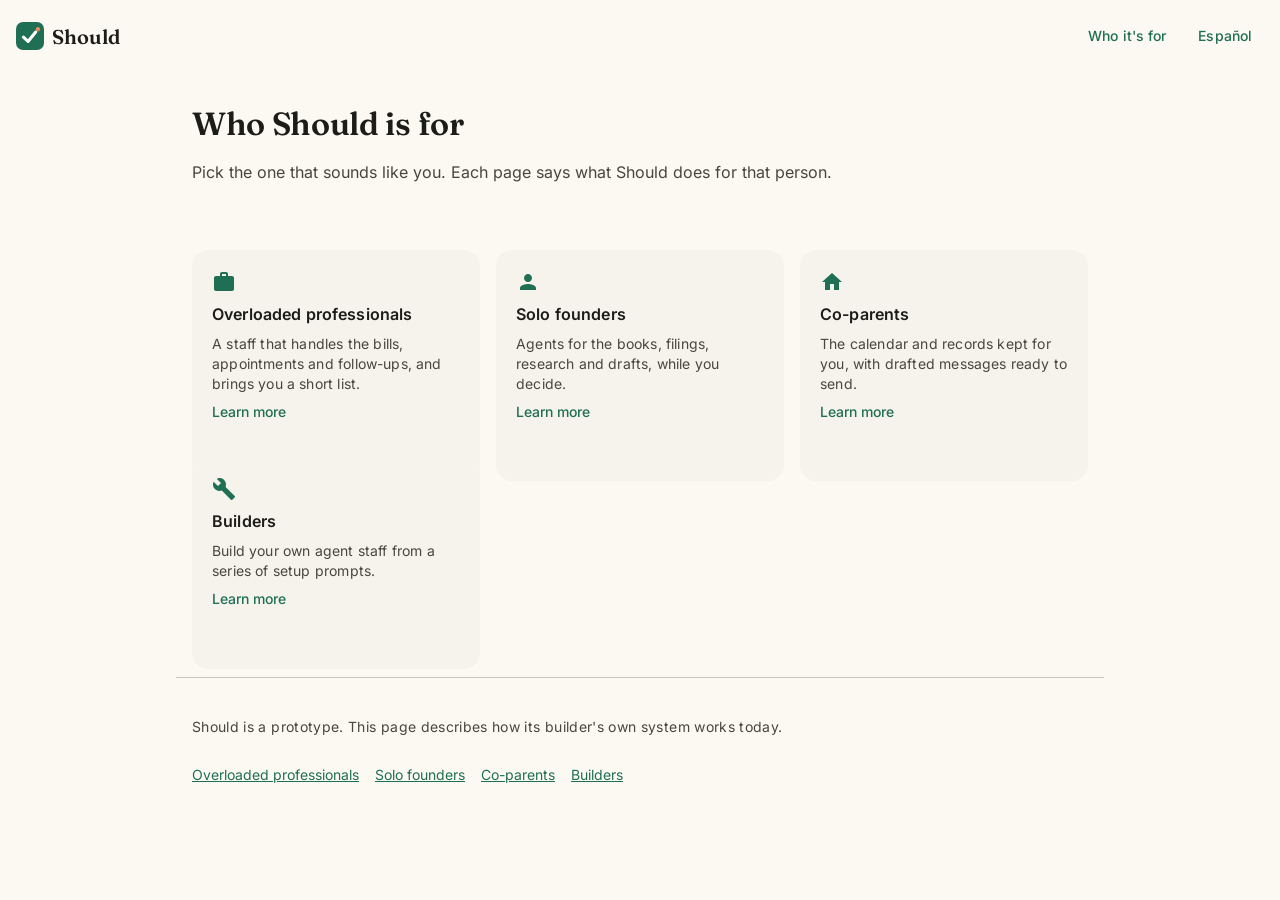
<file: for/index.html>
<!doctype html>
<html lang="en" data-brand="should" translate="no" class="notranslate">
<head>
<meta charset="utf-8">
<meta name="viewport" content="width=device-width, initial-scale=1, viewport-fit=cover">
<meta name="google" content="notranslate">
<title>Who Should is for | Should</title>
<meta name="description" content="Pick the one that sounds like you. Each page says what Should does for that person.">
<link rel="canonical" href="https://rodmjay.com/should/for/">
<link rel="alternate" hreflang="en" href="https://rodmjay.com/should/for/">
<link rel="alternate" hreflang="es-419" href="https://rodmjay.com/should/es/para/">
<link rel="icon" href="../favicon.svg" type="image/svg+xml">
<link rel="stylesheet" href="../for/ds/fonts.css">
<link rel="stylesheet" href="../for/ds/design-system.css">
<link rel="stylesheet" href="../for/for.css">
</head>
<body>
<a class="skip" href="#main">Skip to content</a>
<header class="top">
  <a class="logo" href="../"><img src="../should-mark.svg" alt="" width="28" height="28"><span>Should</span></a>
  <nav class="top-end" aria-label="Who it&#x27;s for">
    <a class="ds-btn text" href="../for/" aria-current="page">Who it&#x27;s for</a>
    <a class="ds-btn text" href="../es/para/" hreflang="es-419" lang="es-419">Español</a>
  </nav>
</header>
<main id="main" class="col ds-role" tabindex="-1">
  <header class="ds-role-hero">
    <h1 class="ds-headline-large">Who Should is for</h1>
    <p class="ds-body-large">Pick the one that sounds like you. Each page says what Should does for that person.</p>
  </header>
  <section aria-labelledby="roles"><h2 class="sr" id="roles">Who it&#x27;s for</h2><ul class="ds-roles"><li class="ds-role-card"><svg class="ds-icon" viewBox="0 0 24 24" width="24" height="24" fill="currentColor" aria-hidden="true"><path d="M20 6h-4V4c0-1.11-.89-2-2-2h-4c-1.11 0-2 .89-2 2v2H4c-1.11 0-1.99.89-1.99 2L2 19c0 1.11.89 2 2 2h16c1.11 0 2-.89 2-2V8c0-1.11-.89-2-2-2zm-6 0h-4V4h4v2z"/></svg><h3 class="ds-title-medium"><a href="../for/overloaded-professionals/">Overloaded professionals</a></h3><p class="ds-body-medium">A staff that handles the bills, appointments and follow-ups, and brings you a short list.</p><span class="ds-role-more" aria-hidden="true">Learn more</span></li><li class="ds-role-card"><svg class="ds-icon" viewBox="0 0 24 24" width="24" height="24" fill="currentColor" aria-hidden="true"><path d="M12 12c2.21 0 4-1.79 4-4s-1.79-4-4-4-4 1.79-4 4 1.79 4 4 4zm0 2c-2.67 0-8 1.34-8 4v2h16v-2c0-2.66-5.33-4-8-4z"/></svg><h3 class="ds-title-medium"><a href="../for/solo-founders/">Solo founders</a></h3><p class="ds-body-medium">Agents for the books, filings, research and drafts, while you decide.</p><span class="ds-role-more" aria-hidden="true">Learn more</span></li><li class="ds-role-card"><svg class="ds-icon" viewBox="0 0 24 24" width="24" height="24" fill="currentColor" aria-hidden="true"><path d="M10 20v-6h4v6h5v-8h3L12 3 2 12h3v8z"/></svg><h3 class="ds-title-medium"><a href="../for/co-parents/">Co-parents</a></h3><p class="ds-body-medium">The calendar and records kept for you, with drafted messages ready to send.</p><span class="ds-role-more" aria-hidden="true">Learn more</span></li><li class="ds-role-card"><svg class="ds-icon" viewBox="0 0 24 24" width="24" height="24" fill="currentColor" aria-hidden="true"><path d="M22.7 19l-9.1-9.1c.9-2.3.4-5-1.5-6.9-2-2-5-2.4-7.4-1.3L9 6 6 9 1.6 4.7C.4 7.1.9 10.1 2.9 12.1c1.9 1.9 4.6 2.4 6.9 1.5l9.1 9.1c.4.4 1 .4 1.4 0l2.3-2.3c.5-.4.5-1.1.1-1.4z"/></svg><h3 class="ds-title-medium"><a href="../for/builders/">Builders</a></h3><p class="ds-body-medium">Build your own agent staff from a series of setup prompts.</p><span class="ds-role-more" aria-hidden="true">Learn more</span></li></ul></section>
</main>
<footer class="foot"><p class="ds-body-small">Should is a prototype. This page describes how its builder&#x27;s own system works today.</p><ul><li><a href="../for/overloaded-professionals/">Overloaded professionals</a></li><li><a href="../for/solo-founders/">Solo founders</a></li><li><a href="../for/co-parents/">Co-parents</a></li><li><a href="../for/builders/">Builders</a></li></ul></footer>
</body>
</html>
</file>
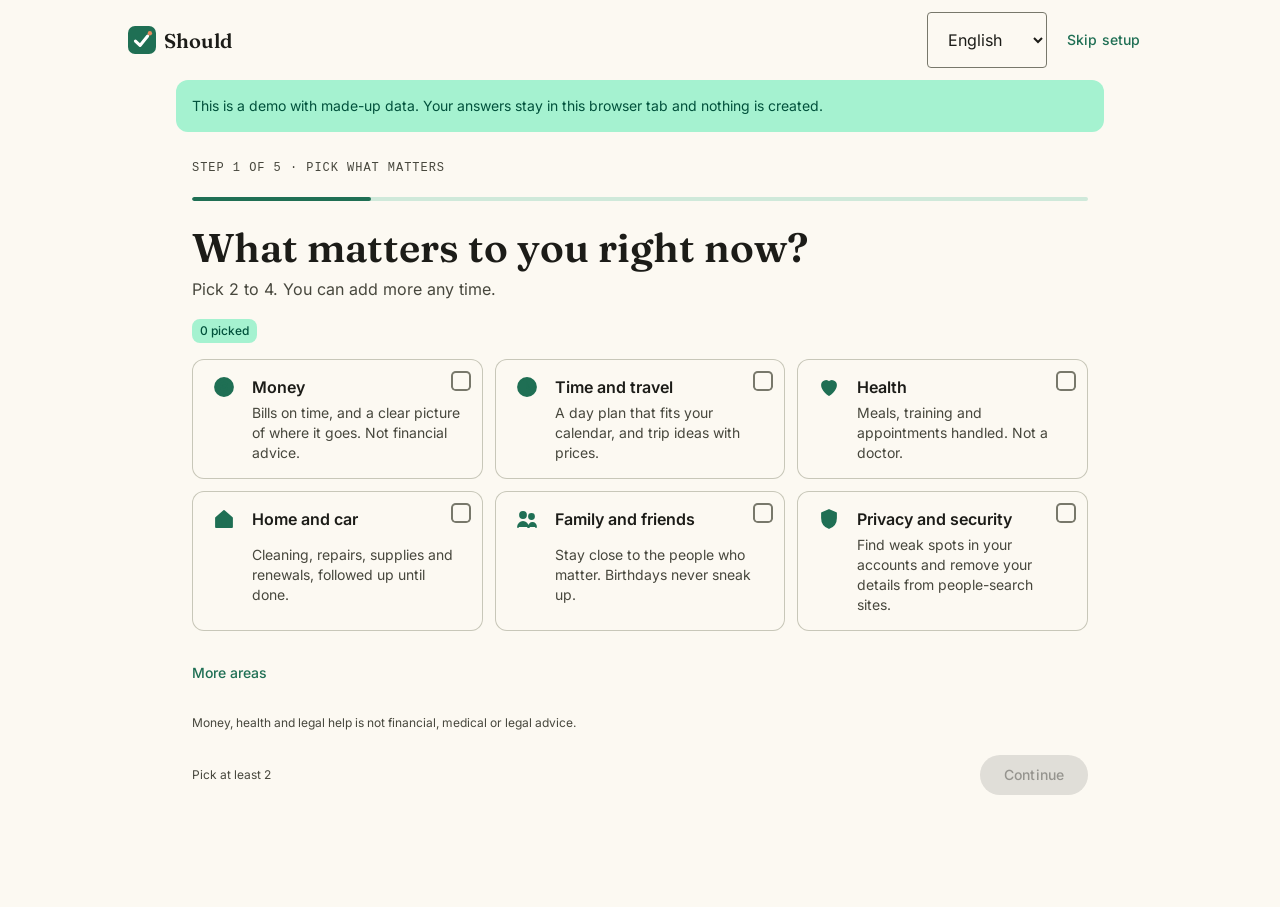
<file: onboarding/index.html>
<!doctype html>
<html lang="en" data-brand="should">
<head>
<meta charset="utf-8">
<meta name="viewport" content="width=device-width, initial-scale=1">
<meta name="robots" content="noindex">
<meta name="google" content="notranslate">
<title>Should setup, a demo</title>
<link rel="icon" href="../favicon.svg" type="image/svg+xml">
<link rel="stylesheet" href="ds/fonts.css">
<link rel="stylesheet" href="ds/design-system.css">
<link rel="stylesheet" href="onboarding.css">
</head>
<body translate="no">
<a class="skip" href="#main" id="skiplink"></a>
<header class="top">
  <a class="logo" href="../" id="logo"><img src="../should-mark.svg" alt="" width="28" height="28"><span>Should</span></a>
  <div class="top-end">
    <label class="ds-field lang"><span class="sr" id="langlabel"></span><select class="ds-select" id="lang" aria-labelledby="langlabel"><option value="en">English</option><option value="es">Español</option></select></label>
    <button class="ds-btn text" type="button" id="skipsetup"></button>
  </div>
</header>
<div class="demo-note ds-banner primary" id="demonote" role="note"></div>
<main id="main" tabindex="-1">
  <div class="progress-wrap">
    <p class="ds-overline" id="steptext" aria-live="polite"></p>
    <div class="ds-progress" role="progressbar" aria-valuemin="0" aria-valuemax="100" id="bar"><span></span></div>
  </div>
  <section id="screen" aria-live="off"></section>
</main>
<script src="ds/i18n.global.js"></script>
<script src="data.js"></script>
<script src="onboarding.js"></script>
</body>
</html>
</file>
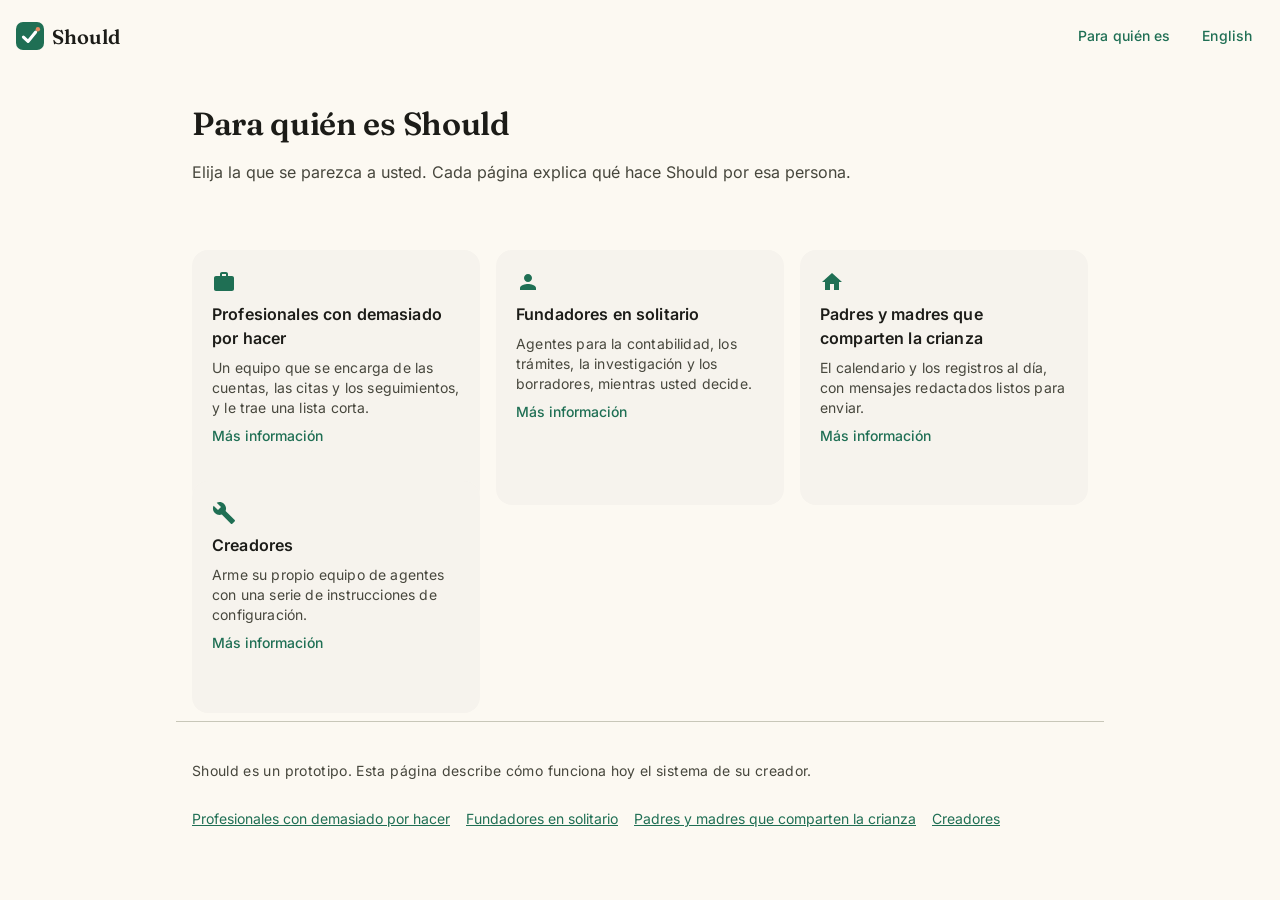
<file: es/para/index.html>
<!doctype html>
<html lang="es-419" data-brand="should" translate="no" class="notranslate">
<head>
<meta charset="utf-8">
<meta name="viewport" content="width=device-width, initial-scale=1, viewport-fit=cover">
<meta name="google" content="notranslate">
<title>Para quién es Should | Should</title>
<meta name="description" content="Elija la que se parezca a usted. Cada página explica qué hace Should por esa persona.">
<link rel="canonical" href="https://rodmjay.com/should/es/para/">
<link rel="alternate" hreflang="en" href="https://rodmjay.com/should/for/">
<link rel="alternate" hreflang="es-419" href="https://rodmjay.com/should/es/para/">
<link rel="icon" href="../../favicon.svg" type="image/svg+xml">
<link rel="stylesheet" href="../../for/ds/fonts.css">
<link rel="stylesheet" href="../../for/ds/design-system.css">
<link rel="stylesheet" href="../../for/for.css">
</head>
<body>
<a class="skip" href="#main">Saltar al contenido</a>
<header class="top">
  <a class="logo" href="../../"><img src="../../should-mark.svg" alt="" width="28" height="28"><span>Should</span></a>
  <nav class="top-end" aria-label="Para quién es">
    <a class="ds-btn text" href="../../es/para/" aria-current="page">Para quién es</a>
    <a class="ds-btn text" href="../../for/" hreflang="en" lang="en">English</a>
  </nav>
</header>
<main id="main" class="col ds-role" tabindex="-1">
  <header class="ds-role-hero">
    <h1 class="ds-headline-large">Para quién es Should</h1>
    <p class="ds-body-large">Elija la que se parezca a usted. Cada página explica qué hace Should por esa persona.</p>
  </header>
  <section aria-labelledby="roles"><h2 class="sr" id="roles">Para quién es</h2><ul class="ds-roles"><li class="ds-role-card"><svg class="ds-icon" viewBox="0 0 24 24" width="24" height="24" fill="currentColor" aria-hidden="true"><path d="M20 6h-4V4c0-1.11-.89-2-2-2h-4c-1.11 0-2 .89-2 2v2H4c-1.11 0-1.99.89-1.99 2L2 19c0 1.11.89 2 2 2h16c1.11 0 2-.89 2-2V8c0-1.11-.89-2-2-2zm-6 0h-4V4h4v2z"/></svg><h3 class="ds-title-medium"><a href="../../es/para/profesionales-con-demasiado-por-hacer/">Profesionales con demasiado por hacer</a></h3><p class="ds-body-medium">Un equipo que se encarga de las cuentas, las citas y los seguimientos, y le trae una lista corta.</p><span class="ds-role-more" aria-hidden="true">Más información</span></li><li class="ds-role-card"><svg class="ds-icon" viewBox="0 0 24 24" width="24" height="24" fill="currentColor" aria-hidden="true"><path d="M12 12c2.21 0 4-1.79 4-4s-1.79-4-4-4-4 1.79-4 4 1.79 4 4 4zm0 2c-2.67 0-8 1.34-8 4v2h16v-2c0-2.66-5.33-4-8-4z"/></svg><h3 class="ds-title-medium"><a href="../../es/para/fundadores-en-solitario/">Fundadores en solitario</a></h3><p class="ds-body-medium">Agentes para la contabilidad, los trámites, la investigación y los borradores, mientras usted decide.</p><span class="ds-role-more" aria-hidden="true">Más información</span></li><li class="ds-role-card"><svg class="ds-icon" viewBox="0 0 24 24" width="24" height="24" fill="currentColor" aria-hidden="true"><path d="M10 20v-6h4v6h5v-8h3L12 3 2 12h3v8z"/></svg><h3 class="ds-title-medium"><a href="../../es/para/padres-y-madres-que-comparten-la-crianza/">Padres y madres que comparten la crianza</a></h3><p class="ds-body-medium">El calendario y los registros al día, con mensajes redactados listos para enviar.</p><span class="ds-role-more" aria-hidden="true">Más información</span></li><li class="ds-role-card"><svg class="ds-icon" viewBox="0 0 24 24" width="24" height="24" fill="currentColor" aria-hidden="true"><path d="M22.7 19l-9.1-9.1c.9-2.3.4-5-1.5-6.9-2-2-5-2.4-7.4-1.3L9 6 6 9 1.6 4.7C.4 7.1.9 10.1 2.9 12.1c1.9 1.9 4.6 2.4 6.9 1.5l9.1 9.1c.4.4 1 .4 1.4 0l2.3-2.3c.5-.4.5-1.1.1-1.4z"/></svg><h3 class="ds-title-medium"><a href="../../es/para/creadores/">Creadores</a></h3><p class="ds-body-medium">Arme su propio equipo de agentes con una serie de instrucciones de configuración.</p><span class="ds-role-more" aria-hidden="true">Más información</span></li></ul></section>
</main>
<footer class="foot"><p class="ds-body-small">Should es un prototipo. Esta página describe cómo funciona hoy el sistema de su creador.</p><ul><li><a href="../../es/para/profesionales-con-demasiado-por-hacer/">Profesionales con demasiado por hacer</a></li><li><a href="../../es/para/fundadores-en-solitario/">Fundadores en solitario</a></li><li><a href="../../es/para/padres-y-madres-que-comparten-la-crianza/">Padres y madres que comparten la crianza</a></li><li><a href="../../es/para/creadores/">Creadores</a></li></ul></footer>
</body>
</html>
</file>
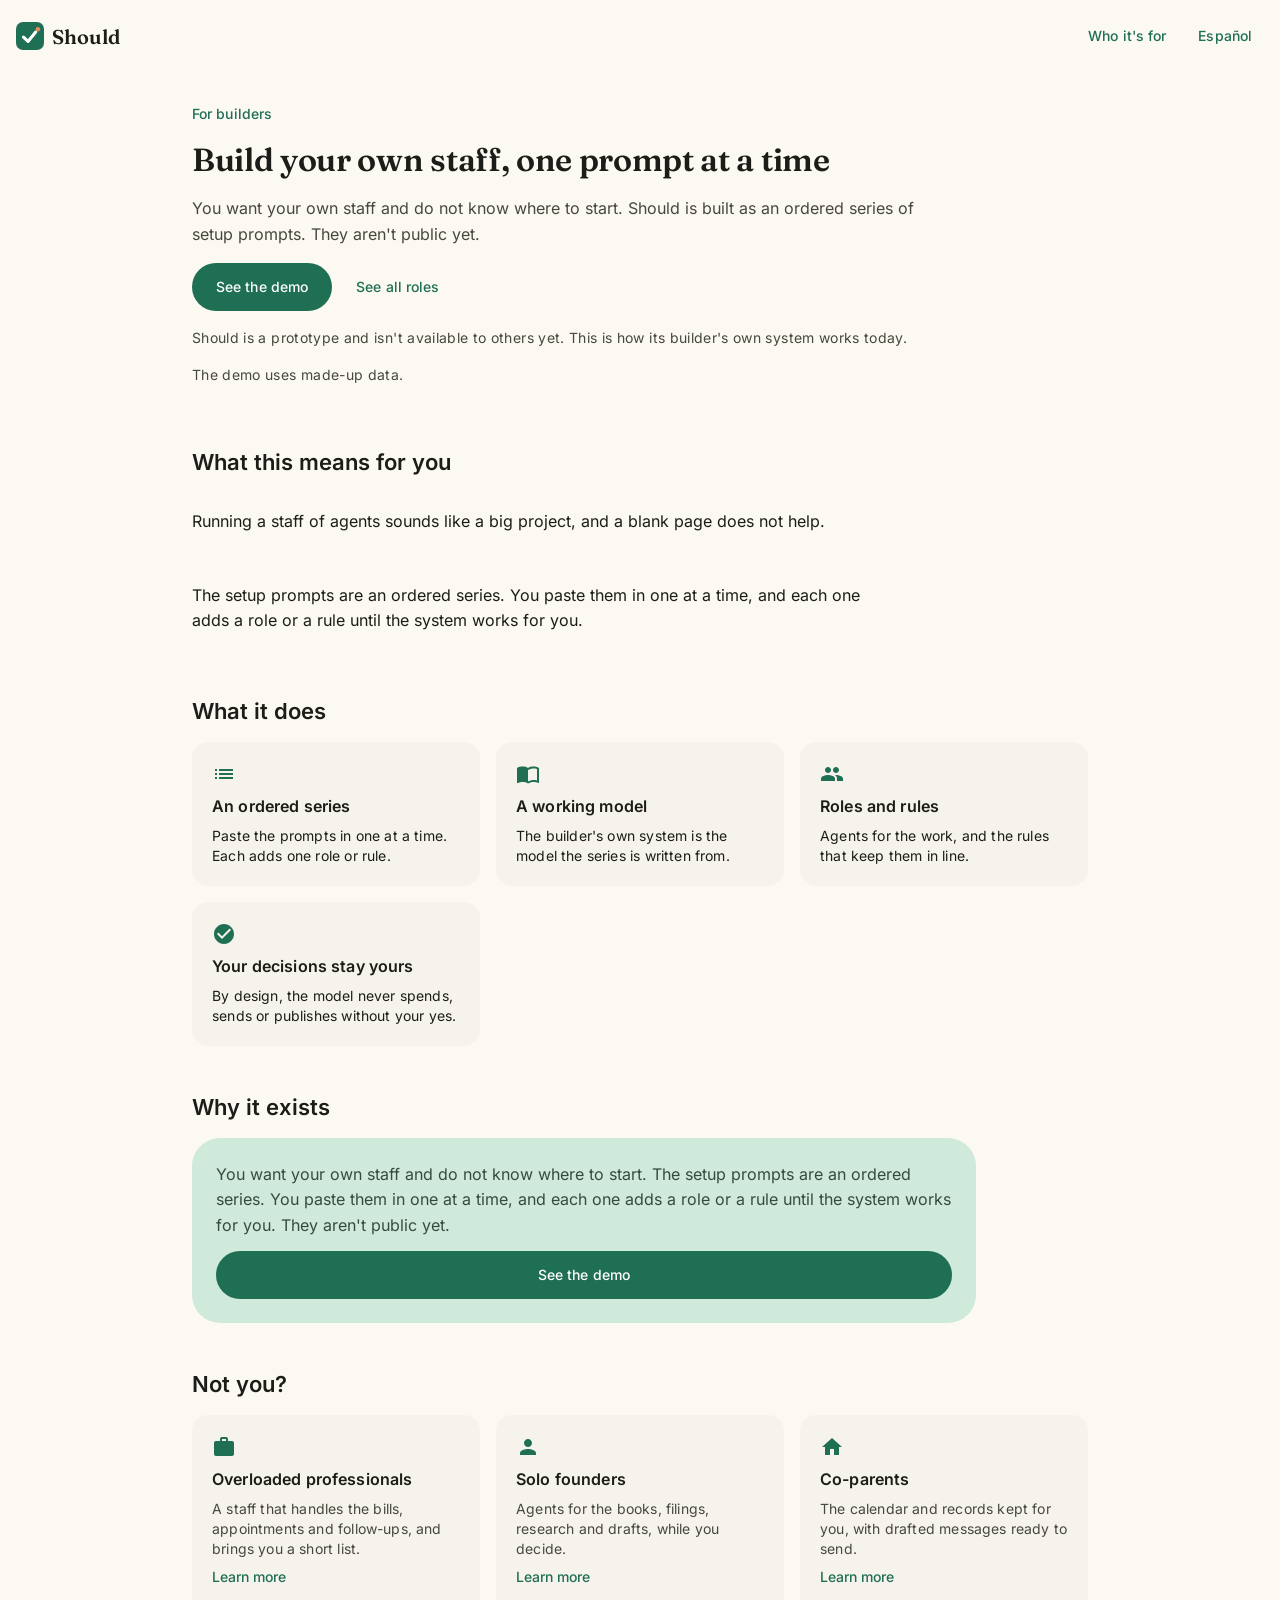
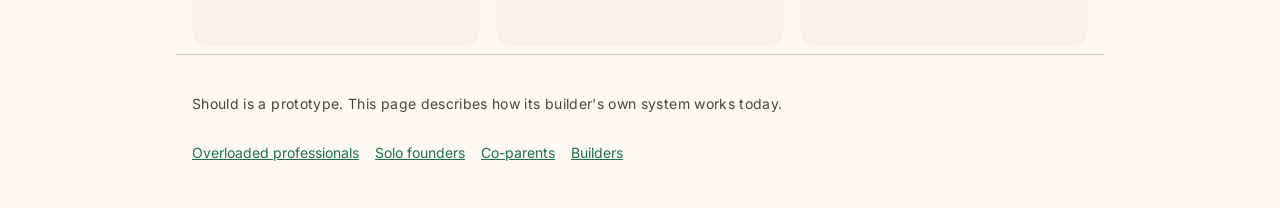
<file: for/builders/index.html>
<!doctype html>
<html lang="en" data-brand="should" translate="no" class="notranslate">
<head>
<meta charset="utf-8">
<meta name="viewport" content="width=device-width, initial-scale=1, viewport-fit=cover">
<meta name="google" content="notranslate">
<title>Build your own staff, one prompt at a time | Should</title>
<meta name="description" content="You want your own staff and do not know where to start. Should is built as an ordered series of setup prompts. They aren&#x27;t public yet.">
<link rel="canonical" href="https://rodmjay.com/should/for/builders/">
<link rel="alternate" hreflang="en" href="https://rodmjay.com/should/for/builders/">
<link rel="alternate" hreflang="es-419" href="https://rodmjay.com/should/es/para/creadores/">
<link rel="icon" href="../../favicon.svg" type="image/svg+xml">
<link rel="stylesheet" href="../../for/ds/fonts.css">
<link rel="stylesheet" href="../../for/ds/design-system.css">
<link rel="stylesheet" href="../../for/for.css">
</head>
<body>
<a class="skip" href="#main">Skip to content</a>
<header class="top">
  <a class="logo" href="../../"><img src="../../should-mark.svg" alt="" width="28" height="28"><span>Should</span></a>
  <nav class="top-end" aria-label="Who it&#x27;s for">
    <a class="ds-btn text" href="../../for/">Who it&#x27;s for</a>
    <a class="ds-btn text" href="../../es/para/creadores/" hreflang="es-419" lang="es-419">Español</a>
  </nav>
</header>
<main id="main" class="col ds-role" tabindex="-1">
  <header class="ds-role-hero">
    <p class="ds-role-eyebrow ds-label-large">For builders</p>
    <h1 class="ds-headline-large">Build your own staff, one prompt at a time</h1>
    <p class="ds-body-large">You want your own staff and do not know where to start. Should is built as an ordered series of setup prompts. They aren&#x27;t public yet.</p>
    <div class="ds-role-actions">
      <a class="ds-btn" href="../../demo/">See the demo</a>
      <a class="ds-btn text" href="../../for/">See all roles</a>
    </div>
    <p class="ds-body-small note">Should is a prototype and isn&#x27;t available to others yet. This is how its builder&#x27;s own system works today.</p>
    <p class="ds-body-small note">The demo uses made-up data.</p>
  </header>
  <section class="ds-role-means" aria-labelledby="means">
    <h2 class="ds-title-large" id="means">What this means for you</h2>
    <p class="ds-body-large">Running a staff of agents sounds like a big project, and a blank page does not help.</p><p class="ds-body-large">The setup prompts are an ordered series. You paste them in one at a time, and each one adds a role or a rule until the system works for you.</p>
  </section>
  <section aria-labelledby="get">
    <h2 class="ds-title-large" id="get">What it does</h2>
    <ul class="ds-role-features"><li class="ds-role-feature"><svg class="ds-icon" viewBox="0 0 24 24" width="24" height="24" fill="currentColor" aria-hidden="true"><path d="M3 13h2v-2H3v2zm0 4h2v-2H3v2zm0-8h2V7H3v2zm4 4h14v-2H7v2zm0 4h14v-2H7v2zM7 7v2h14V7H7z"/></svg><h3 class="ds-title-medium">An ordered series</h3><p class="ds-body-medium">Paste the prompts in one at a time. Each adds one role or rule.</p></li><li class="ds-role-feature"><svg class="ds-icon" viewBox="0 0 24 24" width="24" height="24" fill="currentColor" aria-hidden="true"><path d="M21 5c-1.11-.35-2.33-.5-3.5-.5-1.95 0-4.05.4-5.5 1.5-1.45-1.1-3.55-1.5-5.5-1.5S2.45 4.9 1 6v14.65c0 .25.25.5.5.5.1 0 .15-.05.25-.05C3.1 20.45 5.05 20 6.5 20c1.95 0 4.05.4 5.5 1.5 1.35-.85 3.8-1.5 5.5-1.5 1.65 0 3.35.3 4.75 1.05.1.05.15.05.25.05.25 0 .5-.25.5-.5V6c-.6-.45-1.25-.75-2-1zm0 13.5c-1.1-.35-2.3-.5-3.5-.5-1.7 0-4.15.65-5.5 1.5V8c1.35-.85 3.8-1.5 5.5-1.5 1.2 0 2.4.15 3.5.5v11.5z"/></svg><h3 class="ds-title-medium">A working model</h3><p class="ds-body-medium">The builder&#x27;s own system is the model the series is written from.</p></li><li class="ds-role-feature"><svg class="ds-icon" viewBox="0 0 24 24" width="24" height="24" fill="currentColor" aria-hidden="true"><path d="M16 11c1.66 0 2.99-1.34 2.99-3S17.66 5 16 5c-1.66 0-3 1.34-3 3s1.34 3 3 3zm-8 0c1.66 0 2.99-1.34 2.99-3S9.66 5 8 5C6.34 5 5 6.34 5 8s1.34 3 3 3zm0 2c-2.33 0-7 1.17-7 3.5V19h14v-2.5c0-2.33-4.67-3.5-7-3.5zm8 0c-.29 0-.62.02-.97.05 1.16.84 1.97 1.97 1.97 3.45V19h6v-2.5c0-2.33-4.67-3.5-7-3.5z"/></svg><h3 class="ds-title-medium">Roles and rules</h3><p class="ds-body-medium">Agents for the work, and the rules that keep them in line.</p></li><li class="ds-role-feature"><svg class="ds-icon" viewBox="0 0 24 24" width="24" height="24" fill="currentColor" aria-hidden="true"><path d="M12 2C6.48 2 2 6.48 2 12s4.48 10 10 10 10-4.48 10-10S17.52 2 12 2zm-2 15l-5-5 1.41-1.41L10 14.17l7.59-7.59L19 8l-9 9z"/></svg><h3 class="ds-title-medium">Your decisions stay yours</h3><p class="ds-body-medium">By design, the model never spends, sends or publishes without your yes.</p></li></ul>
  </section>
  <section aria-labelledby="offer">
    <h2 class="ds-title-large" id="offer">Why it exists</h2>
    <div class="ds-role-offer"><p class="ds-body-large">You want your own staff and do not know where to start. The setup prompts are an ordered series. You paste them in one at a time, and each one adds a role or a rule until the system works for you. They aren&#x27;t public yet.</p><a class="ds-btn" href="../../demo/">See the demo</a></div>
  </section>
  <section class="ds-role-others" aria-labelledby="others">
    <h2 class="ds-title-large" id="others">Not you?</h2>
    <ul class="ds-roles"><li class="ds-role-card"><svg class="ds-icon" viewBox="0 0 24 24" width="24" height="24" fill="currentColor" aria-hidden="true"><path d="M20 6h-4V4c0-1.11-.89-2-2-2h-4c-1.11 0-2 .89-2 2v2H4c-1.11 0-1.99.89-1.99 2L2 19c0 1.11.89 2 2 2h16c1.11 0 2-.89 2-2V8c0-1.11-.89-2-2-2zm-6 0h-4V4h4v2z"/></svg><h3 class="ds-title-medium"><a href="../../for/overloaded-professionals/">Overloaded professionals</a></h3><p class="ds-body-medium">A staff that handles the bills, appointments and follow-ups, and brings you a short list.</p><span class="ds-role-more" aria-hidden="true">Learn more</span></li><li class="ds-role-card"><svg class="ds-icon" viewBox="0 0 24 24" width="24" height="24" fill="currentColor" aria-hidden="true"><path d="M12 12c2.21 0 4-1.79 4-4s-1.79-4-4-4-4 1.79-4 4 1.79 4 4 4zm0 2c-2.67 0-8 1.34-8 4v2h16v-2c0-2.66-5.33-4-8-4z"/></svg><h3 class="ds-title-medium"><a href="../../for/solo-founders/">Solo founders</a></h3><p class="ds-body-medium">Agents for the books, filings, research and drafts, while you decide.</p><span class="ds-role-more" aria-hidden="true">Learn more</span></li><li class="ds-role-card"><svg class="ds-icon" viewBox="0 0 24 24" width="24" height="24" fill="currentColor" aria-hidden="true"><path d="M10 20v-6h4v6h5v-8h3L12 3 2 12h3v8z"/></svg><h3 class="ds-title-medium"><a href="../../for/co-parents/">Co-parents</a></h3><p class="ds-body-medium">The calendar and records kept for you, with drafted messages ready to send.</p><span class="ds-role-more" aria-hidden="true">Learn more</span></li></ul>
  </section>
</main>
<footer class="foot"><p class="ds-body-small">Should is a prototype. This page describes how its builder&#x27;s own system works today.</p><ul><li><a href="../../for/overloaded-professionals/">Overloaded professionals</a></li><li><a href="../../for/solo-founders/">Solo founders</a></li><li><a href="../../for/co-parents/">Co-parents</a></li><li><a href="../../for/builders/">Builders</a></li></ul></footer>
</body>
</html>
</file>
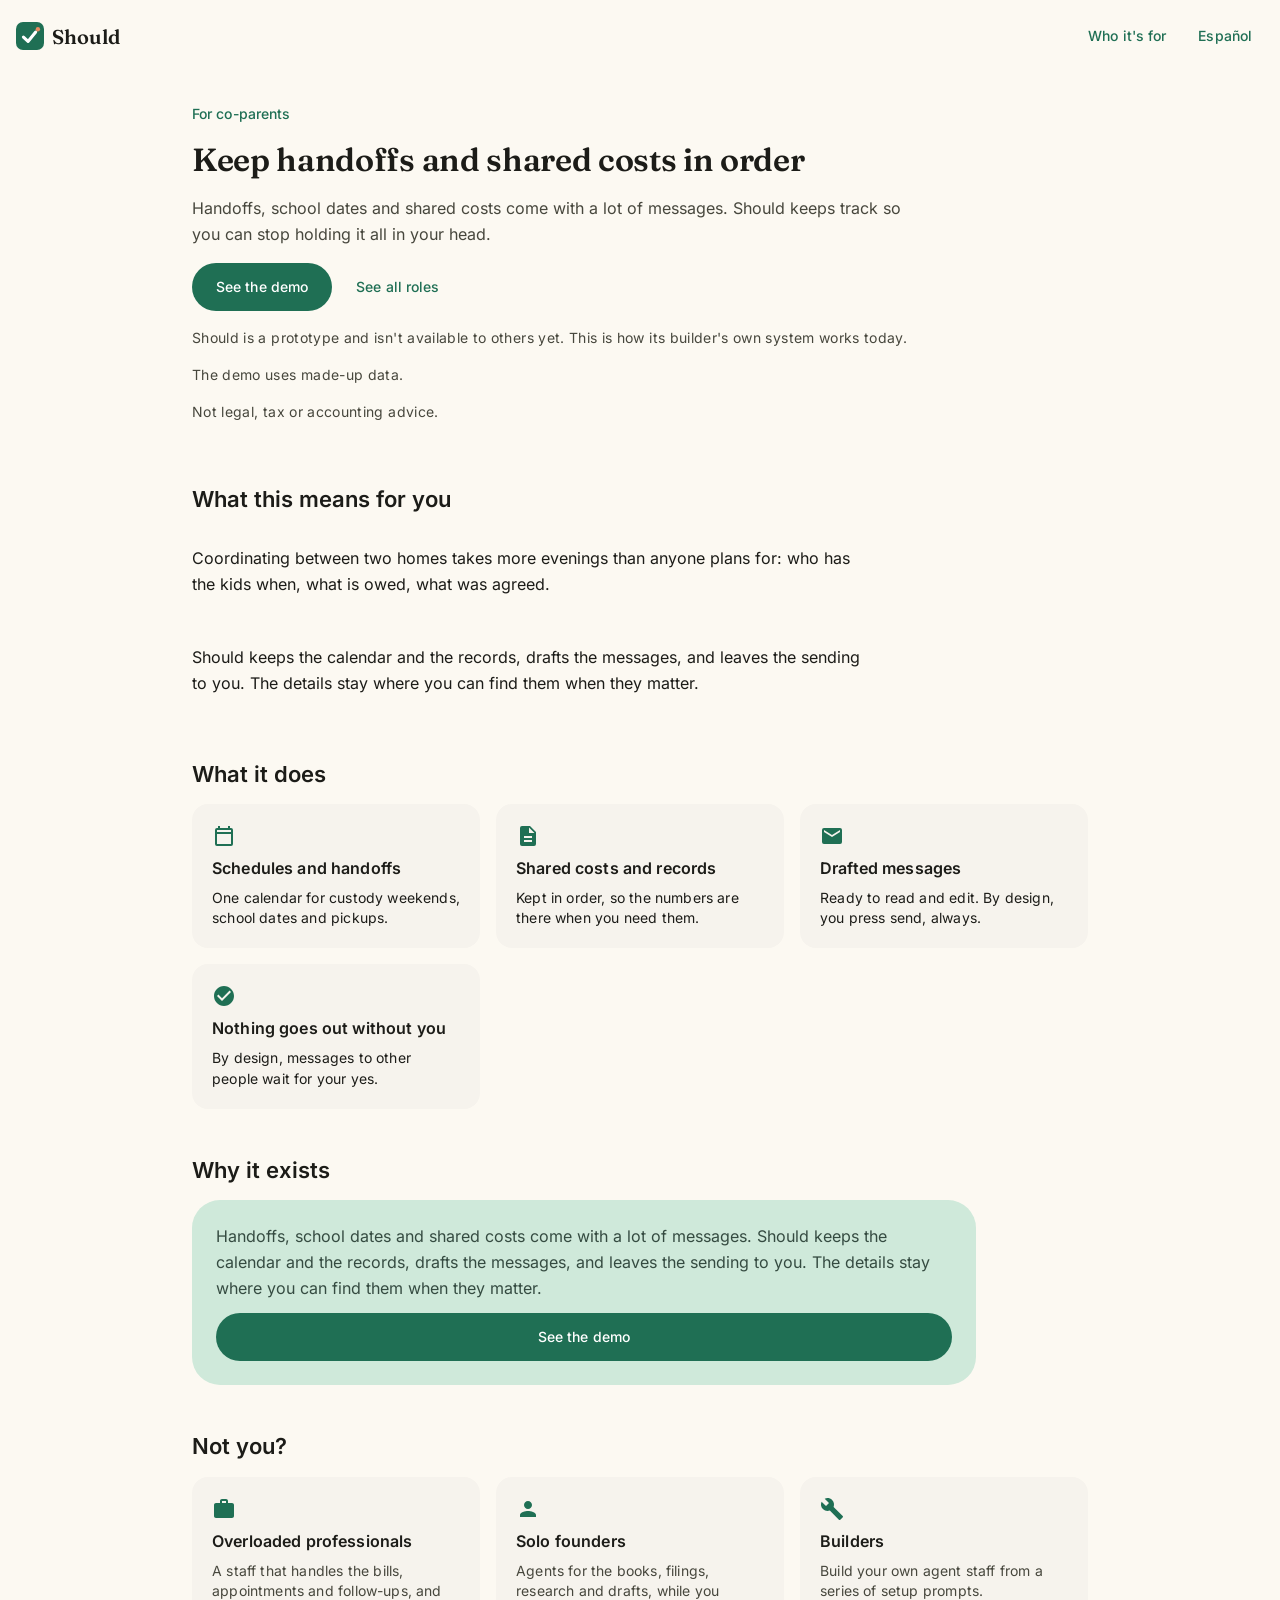
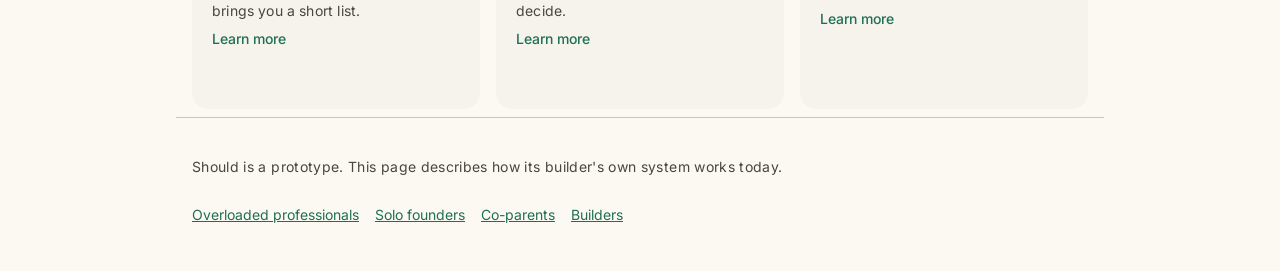
<file: for/co-parents/index.html>
<!doctype html>
<html lang="en" data-brand="should" translate="no" class="notranslate">
<head>
<meta charset="utf-8">
<meta name="viewport" content="width=device-width, initial-scale=1, viewport-fit=cover">
<meta name="google" content="notranslate">
<title>Keep handoffs and shared costs in order | Should</title>
<meta name="description" content="Handoffs, school dates and shared costs come with a lot of messages. Should keeps track so you can stop holding it all in your head.">
<link rel="canonical" href="https://rodmjay.com/should/for/co-parents/">
<link rel="alternate" hreflang="en" href="https://rodmjay.com/should/for/co-parents/">
<link rel="alternate" hreflang="es-419" href="https://rodmjay.com/should/es/para/padres-y-madres-que-comparten-la-crianza/">
<link rel="icon" href="../../favicon.svg" type="image/svg+xml">
<link rel="stylesheet" href="../../for/ds/fonts.css">
<link rel="stylesheet" href="../../for/ds/design-system.css">
<link rel="stylesheet" href="../../for/for.css">
</head>
<body>
<a class="skip" href="#main">Skip to content</a>
<header class="top">
  <a class="logo" href="../../"><img src="../../should-mark.svg" alt="" width="28" height="28"><span>Should</span></a>
  <nav class="top-end" aria-label="Who it&#x27;s for">
    <a class="ds-btn text" href="../../for/">Who it&#x27;s for</a>
    <a class="ds-btn text" href="../../es/para/padres-y-madres-que-comparten-la-crianza/" hreflang="es-419" lang="es-419">Español</a>
  </nav>
</header>
<main id="main" class="col ds-role" tabindex="-1">
  <header class="ds-role-hero">
    <p class="ds-role-eyebrow ds-label-large">For co-parents</p>
    <h1 class="ds-headline-large">Keep handoffs and shared costs in order</h1>
    <p class="ds-body-large">Handoffs, school dates and shared costs come with a lot of messages. Should keeps track so you can stop holding it all in your head.</p>
    <div class="ds-role-actions">
      <a class="ds-btn" href="../../demo/">See the demo</a>
      <a class="ds-btn text" href="../../for/">See all roles</a>
    </div>
    <p class="ds-body-small note">Should is a prototype and isn&#x27;t available to others yet. This is how its builder&#x27;s own system works today.</p>
    <p class="ds-body-small note">The demo uses made-up data.</p><p class="ds-body-small note">Not legal, tax or accounting advice.</p>
  </header>
  <section class="ds-role-means" aria-labelledby="means">
    <h2 class="ds-title-large" id="means">What this means for you</h2>
    <p class="ds-body-large">Coordinating between two homes takes more evenings than anyone plans for: who has the kids when, what is owed, what was agreed.</p><p class="ds-body-large">Should keeps the calendar and the records, drafts the messages, and leaves the sending to you. The details stay where you can find them when they matter.</p>
  </section>
  <section aria-labelledby="get">
    <h2 class="ds-title-large" id="get">What it does</h2>
    <ul class="ds-role-features"><li class="ds-role-feature"><svg class="ds-icon" viewBox="0 0 24 24" width="24" height="24" fill="currentColor" aria-hidden="true"><path d="M19 4h-1V2h-2v2H8V2H6v2H5a2 2 0 00-2 2v14a2 2 0 002 2h14a2 2 0 002-2V6a2 2 0 00-2-2zm0 16H5V10h14v10zM5 8V6h14v2H5z"/></svg><h3 class="ds-title-medium">Schedules and handoffs</h3><p class="ds-body-medium">One calendar for custody weekends, school dates and pickups.</p></li><li class="ds-role-feature"><svg class="ds-icon" viewBox="0 0 24 24" width="24" height="24" fill="currentColor" aria-hidden="true"><path d="M14 2H6a2 2 0 00-2 2v16a2 2 0 002 2h12a2 2 0 002-2V8l-6-6zm2 16H8v-2h8v2zm0-4H8v-2h8v2zm-3-5V3.5L18.5 9H13z"/></svg><h3 class="ds-title-medium">Shared costs and records</h3><p class="ds-body-medium">Kept in order, so the numbers are there when you need them.</p></li><li class="ds-role-feature"><svg class="ds-icon" viewBox="0 0 24 24" width="24" height="24" fill="currentColor" aria-hidden="true"><path d="M20 4H4a2 2 0 00-2 2v12a2 2 0 002 2h16a2 2 0 002-2V6a2 2 0 00-2-2zm0 4l-8 5-8-5V6l8 5 8-5v2z"/></svg><h3 class="ds-title-medium">Drafted messages</h3><p class="ds-body-medium">Ready to read and edit. By design, you press send, always.</p></li><li class="ds-role-feature"><svg class="ds-icon" viewBox="0 0 24 24" width="24" height="24" fill="currentColor" aria-hidden="true"><path d="M12 2C6.48 2 2 6.48 2 12s4.48 10 10 10 10-4.48 10-10S17.52 2 12 2zm-2 15l-5-5 1.41-1.41L10 14.17l7.59-7.59L19 8l-9 9z"/></svg><h3 class="ds-title-medium">Nothing goes out without you</h3><p class="ds-body-medium">By design, messages to other people wait for your yes.</p></li></ul>
  </section>
  <section aria-labelledby="offer">
    <h2 class="ds-title-large" id="offer">Why it exists</h2>
    <div class="ds-role-offer"><p class="ds-body-large">Handoffs, school dates and shared costs come with a lot of messages. Should keeps the calendar and the records, drafts the messages, and leaves the sending to you. The details stay where you can find them when they matter.</p><a class="ds-btn" href="../../demo/">See the demo</a></div>
  </section>
  <section class="ds-role-others" aria-labelledby="others">
    <h2 class="ds-title-large" id="others">Not you?</h2>
    <ul class="ds-roles"><li class="ds-role-card"><svg class="ds-icon" viewBox="0 0 24 24" width="24" height="24" fill="currentColor" aria-hidden="true"><path d="M20 6h-4V4c0-1.11-.89-2-2-2h-4c-1.11 0-2 .89-2 2v2H4c-1.11 0-1.99.89-1.99 2L2 19c0 1.11.89 2 2 2h16c1.11 0 2-.89 2-2V8c0-1.11-.89-2-2-2zm-6 0h-4V4h4v2z"/></svg><h3 class="ds-title-medium"><a href="../../for/overloaded-professionals/">Overloaded professionals</a></h3><p class="ds-body-medium">A staff that handles the bills, appointments and follow-ups, and brings you a short list.</p><span class="ds-role-more" aria-hidden="true">Learn more</span></li><li class="ds-role-card"><svg class="ds-icon" viewBox="0 0 24 24" width="24" height="24" fill="currentColor" aria-hidden="true"><path d="M12 12c2.21 0 4-1.79 4-4s-1.79-4-4-4-4 1.79-4 4 1.79 4 4 4zm0 2c-2.67 0-8 1.34-8 4v2h16v-2c0-2.66-5.33-4-8-4z"/></svg><h3 class="ds-title-medium"><a href="../../for/solo-founders/">Solo founders</a></h3><p class="ds-body-medium">Agents for the books, filings, research and drafts, while you decide.</p><span class="ds-role-more" aria-hidden="true">Learn more</span></li><li class="ds-role-card"><svg class="ds-icon" viewBox="0 0 24 24" width="24" height="24" fill="currentColor" aria-hidden="true"><path d="M22.7 19l-9.1-9.1c.9-2.3.4-5-1.5-6.9-2-2-5-2.4-7.4-1.3L9 6 6 9 1.6 4.7C.4 7.1.9 10.1 2.9 12.1c1.9 1.9 4.6 2.4 6.9 1.5l9.1 9.1c.4.4 1 .4 1.4 0l2.3-2.3c.5-.4.5-1.1.1-1.4z"/></svg><h3 class="ds-title-medium"><a href="../../for/builders/">Builders</a></h3><p class="ds-body-medium">Build your own agent staff from a series of setup prompts.</p><span class="ds-role-more" aria-hidden="true">Learn more</span></li></ul>
  </section>
</main>
<footer class="foot"><p class="ds-body-small">Should is a prototype. This page describes how its builder&#x27;s own system works today.</p><ul><li><a href="../../for/overloaded-professionals/">Overloaded professionals</a></li><li><a href="../../for/solo-founders/">Solo founders</a></li><li><a href="../../for/co-parents/">Co-parents</a></li><li><a href="../../for/builders/">Builders</a></li></ul></footer>
</body>
</html>
</file>
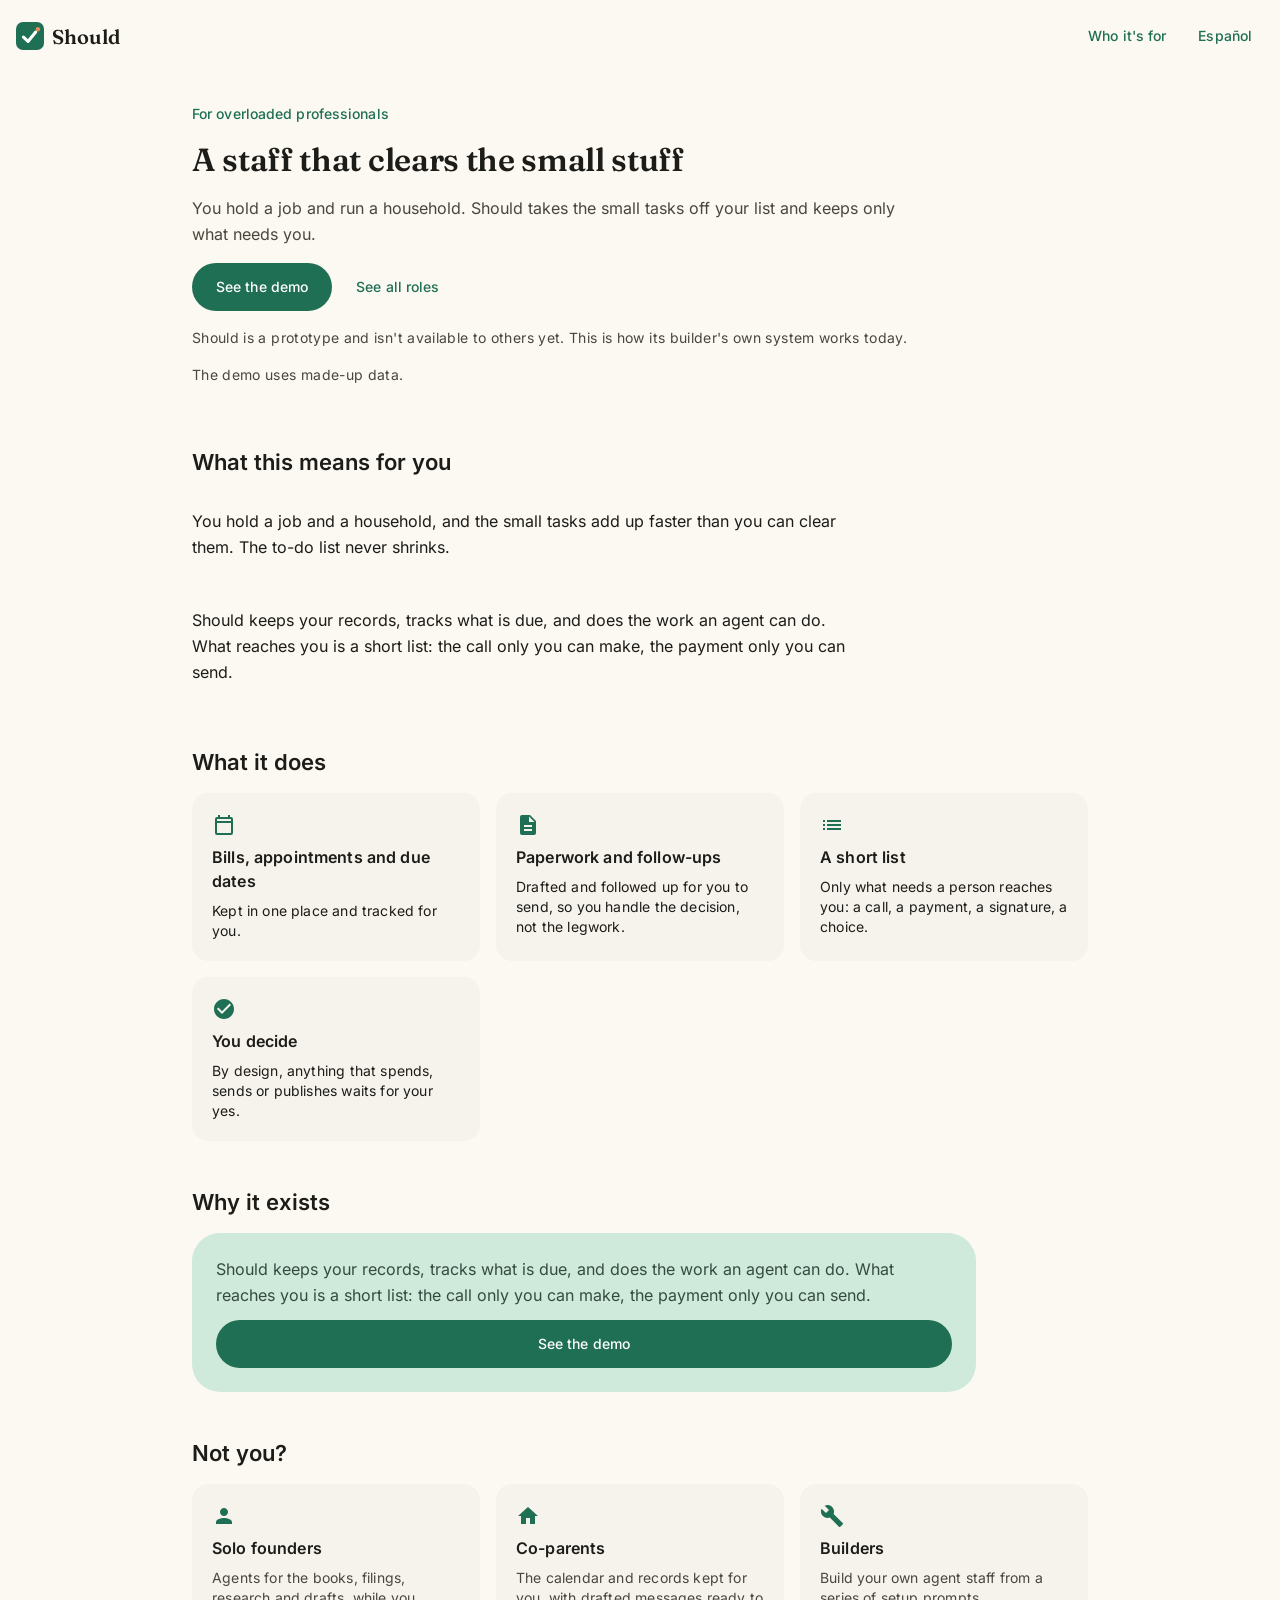
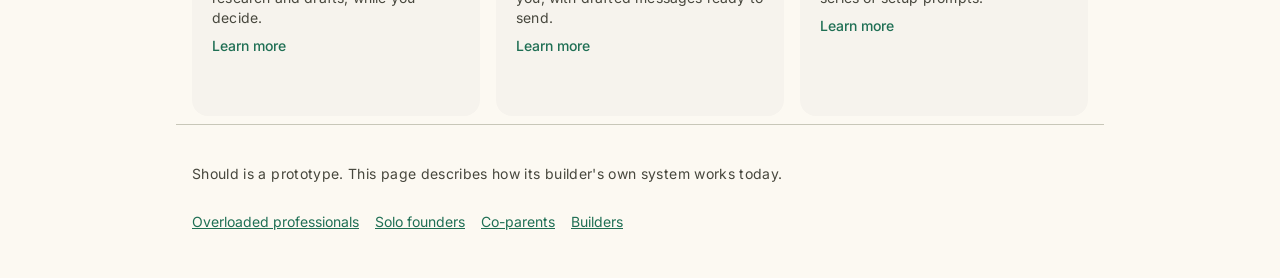
<file: for/overloaded-professionals/index.html>
<!doctype html>
<html lang="en" data-brand="should" translate="no" class="notranslate">
<head>
<meta charset="utf-8">
<meta name="viewport" content="width=device-width, initial-scale=1, viewport-fit=cover">
<meta name="google" content="notranslate">
<title>A staff that clears the small stuff | Should</title>
<meta name="description" content="You hold a job and run a household. Should takes the small tasks off your list and keeps only what needs you.">
<link rel="canonical" href="https://rodmjay.com/should/for/overloaded-professionals/">
<link rel="alternate" hreflang="en" href="https://rodmjay.com/should/for/overloaded-professionals/">
<link rel="alternate" hreflang="es-419" href="https://rodmjay.com/should/es/para/profesionales-con-demasiado-por-hacer/">
<link rel="icon" href="../../favicon.svg" type="image/svg+xml">
<link rel="stylesheet" href="../../for/ds/fonts.css">
<link rel="stylesheet" href="../../for/ds/design-system.css">
<link rel="stylesheet" href="../../for/for.css">
</head>
<body>
<a class="skip" href="#main">Skip to content</a>
<header class="top">
  <a class="logo" href="../../"><img src="../../should-mark.svg" alt="" width="28" height="28"><span>Should</span></a>
  <nav class="top-end" aria-label="Who it&#x27;s for">
    <a class="ds-btn text" href="../../for/">Who it&#x27;s for</a>
    <a class="ds-btn text" href="../../es/para/profesionales-con-demasiado-por-hacer/" hreflang="es-419" lang="es-419">Español</a>
  </nav>
</header>
<main id="main" class="col ds-role" tabindex="-1">
  <header class="ds-role-hero">
    <p class="ds-role-eyebrow ds-label-large">For overloaded professionals</p>
    <h1 class="ds-headline-large">A staff that clears the small stuff</h1>
    <p class="ds-body-large">You hold a job and run a household. Should takes the small tasks off your list and keeps only what needs you.</p>
    <div class="ds-role-actions">
      <a class="ds-btn" href="../../demo/">See the demo</a>
      <a class="ds-btn text" href="../../for/">See all roles</a>
    </div>
    <p class="ds-body-small note">Should is a prototype and isn&#x27;t available to others yet. This is how its builder&#x27;s own system works today.</p>
    <p class="ds-body-small note">The demo uses made-up data.</p>
  </header>
  <section class="ds-role-means" aria-labelledby="means">
    <h2 class="ds-title-large" id="means">What this means for you</h2>
    <p class="ds-body-large">You hold a job and a household, and the small tasks add up faster than you can clear them. The to-do list never shrinks.</p><p class="ds-body-large">Should keeps your records, tracks what is due, and does the work an agent can do. What reaches you is a short list: the call only you can make, the payment only you can send.</p>
  </section>
  <section aria-labelledby="get">
    <h2 class="ds-title-large" id="get">What it does</h2>
    <ul class="ds-role-features"><li class="ds-role-feature"><svg class="ds-icon" viewBox="0 0 24 24" width="24" height="24" fill="currentColor" aria-hidden="true"><path d="M19 4h-1V2h-2v2H8V2H6v2H5a2 2 0 00-2 2v14a2 2 0 002 2h14a2 2 0 002-2V6a2 2 0 00-2-2zm0 16H5V10h14v10zM5 8V6h14v2H5z"/></svg><h3 class="ds-title-medium">Bills, appointments and due dates</h3><p class="ds-body-medium">Kept in one place and tracked for you.</p></li><li class="ds-role-feature"><svg class="ds-icon" viewBox="0 0 24 24" width="24" height="24" fill="currentColor" aria-hidden="true"><path d="M14 2H6a2 2 0 00-2 2v16a2 2 0 002 2h12a2 2 0 002-2V8l-6-6zm2 16H8v-2h8v2zm0-4H8v-2h8v2zm-3-5V3.5L18.5 9H13z"/></svg><h3 class="ds-title-medium">Paperwork and follow-ups</h3><p class="ds-body-medium">Drafted and followed up for you to send, so you handle the decision, not the legwork.</p></li><li class="ds-role-feature"><svg class="ds-icon" viewBox="0 0 24 24" width="24" height="24" fill="currentColor" aria-hidden="true"><path d="M3 13h2v-2H3v2zm0 4h2v-2H3v2zm0-8h2V7H3v2zm4 4h14v-2H7v2zm0 4h14v-2H7v2zM7 7v2h14V7H7z"/></svg><h3 class="ds-title-medium">A short list</h3><p class="ds-body-medium">Only what needs a person reaches you: a call, a payment, a signature, a choice.</p></li><li class="ds-role-feature"><svg class="ds-icon" viewBox="0 0 24 24" width="24" height="24" fill="currentColor" aria-hidden="true"><path d="M12 2C6.48 2 2 6.48 2 12s4.48 10 10 10 10-4.48 10-10S17.52 2 12 2zm-2 15l-5-5 1.41-1.41L10 14.17l7.59-7.59L19 8l-9 9z"/></svg><h3 class="ds-title-medium">You decide</h3><p class="ds-body-medium">By design, anything that spends, sends or publishes waits for your yes.</p></li></ul>
  </section>
  <section aria-labelledby="offer">
    <h2 class="ds-title-large" id="offer">Why it exists</h2>
    <div class="ds-role-offer"><p class="ds-body-large">Should keeps your records, tracks what is due, and does the work an agent can do. What reaches you is a short list: the call only you can make, the payment only you can send.</p><a class="ds-btn" href="../../demo/">See the demo</a></div>
  </section>
  <section class="ds-role-others" aria-labelledby="others">
    <h2 class="ds-title-large" id="others">Not you?</h2>
    <ul class="ds-roles"><li class="ds-role-card"><svg class="ds-icon" viewBox="0 0 24 24" width="24" height="24" fill="currentColor" aria-hidden="true"><path d="M12 12c2.21 0 4-1.79 4-4s-1.79-4-4-4-4 1.79-4 4 1.79 4 4 4zm0 2c-2.67 0-8 1.34-8 4v2h16v-2c0-2.66-5.33-4-8-4z"/></svg><h3 class="ds-title-medium"><a href="../../for/solo-founders/">Solo founders</a></h3><p class="ds-body-medium">Agents for the books, filings, research and drafts, while you decide.</p><span class="ds-role-more" aria-hidden="true">Learn more</span></li><li class="ds-role-card"><svg class="ds-icon" viewBox="0 0 24 24" width="24" height="24" fill="currentColor" aria-hidden="true"><path d="M10 20v-6h4v6h5v-8h3L12 3 2 12h3v8z"/></svg><h3 class="ds-title-medium"><a href="../../for/co-parents/">Co-parents</a></h3><p class="ds-body-medium">The calendar and records kept for you, with drafted messages ready to send.</p><span class="ds-role-more" aria-hidden="true">Learn more</span></li><li class="ds-role-card"><svg class="ds-icon" viewBox="0 0 24 24" width="24" height="24" fill="currentColor" aria-hidden="true"><path d="M22.7 19l-9.1-9.1c.9-2.3.4-5-1.5-6.9-2-2-5-2.4-7.4-1.3L9 6 6 9 1.6 4.7C.4 7.1.9 10.1 2.9 12.1c1.9 1.9 4.6 2.4 6.9 1.5l9.1 9.1c.4.4 1 .4 1.4 0l2.3-2.3c.5-.4.5-1.1.1-1.4z"/></svg><h3 class="ds-title-medium"><a href="../../for/builders/">Builders</a></h3><p class="ds-body-medium">Build your own agent staff from a series of setup prompts.</p><span class="ds-role-more" aria-hidden="true">Learn more</span></li></ul>
  </section>
</main>
<footer class="foot"><p class="ds-body-small">Should is a prototype. This page describes how its builder&#x27;s own system works today.</p><ul><li><a href="../../for/overloaded-professionals/">Overloaded professionals</a></li><li><a href="../../for/solo-founders/">Solo founders</a></li><li><a href="../../for/co-parents/">Co-parents</a></li><li><a href="../../for/builders/">Builders</a></li></ul></footer>
</body>
</html>
</file>
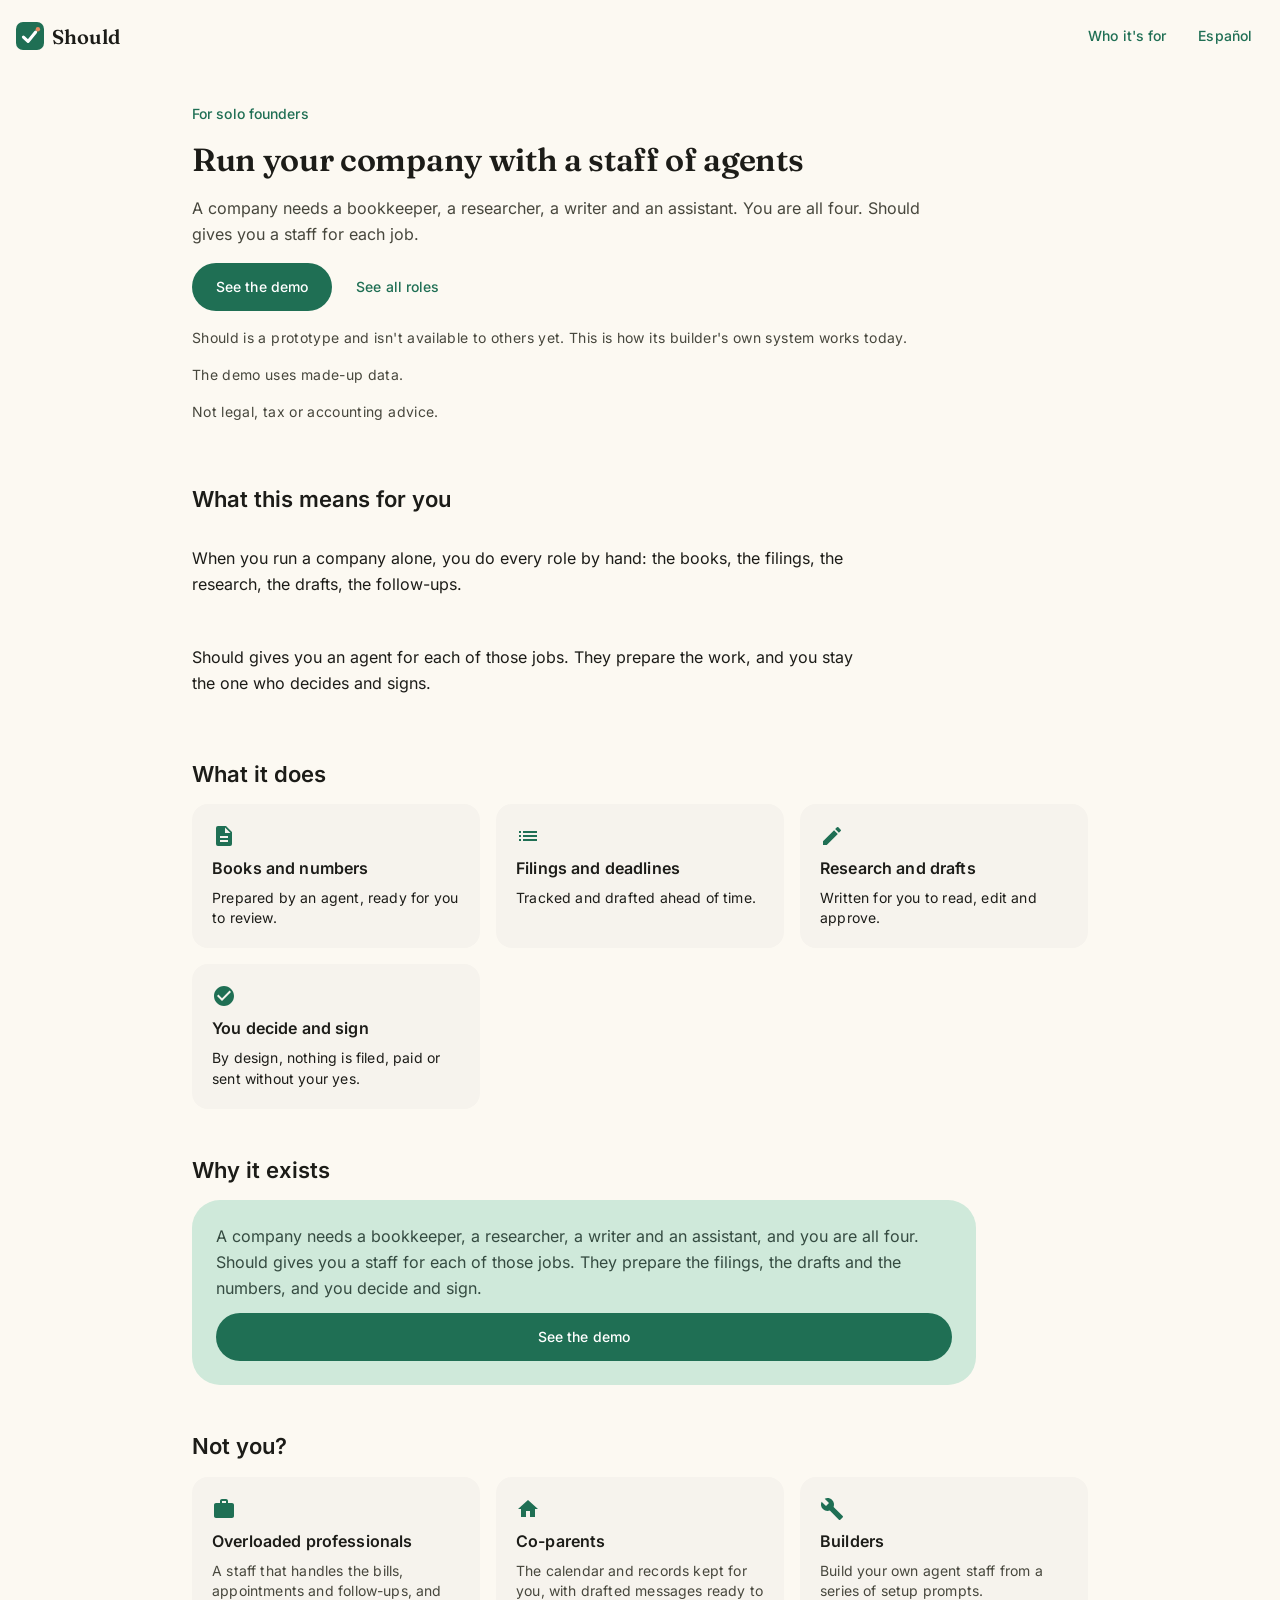
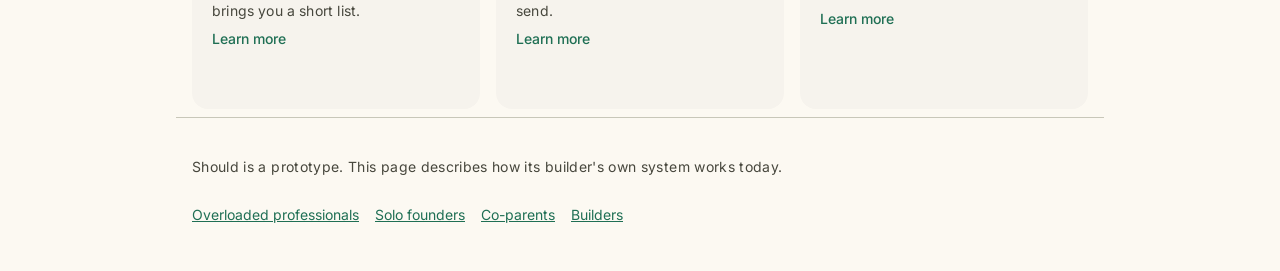
<file: for/solo-founders/index.html>
<!doctype html>
<html lang="en" data-brand="should" translate="no" class="notranslate">
<head>
<meta charset="utf-8">
<meta name="viewport" content="width=device-width, initial-scale=1, viewport-fit=cover">
<meta name="google" content="notranslate">
<title>Run your company with a staff of agents | Should</title>
<meta name="description" content="A company needs a bookkeeper, a researcher, a writer and an assistant. You are all four. Should gives you a staff for each job.">
<link rel="canonical" href="https://rodmjay.com/should/for/solo-founders/">
<link rel="alternate" hreflang="en" href="https://rodmjay.com/should/for/solo-founders/">
<link rel="alternate" hreflang="es-419" href="https://rodmjay.com/should/es/para/fundadores-en-solitario/">
<link rel="icon" href="../../favicon.svg" type="image/svg+xml">
<link rel="stylesheet" href="../../for/ds/fonts.css">
<link rel="stylesheet" href="../../for/ds/design-system.css">
<link rel="stylesheet" href="../../for/for.css">
</head>
<body>
<a class="skip" href="#main">Skip to content</a>
<header class="top">
  <a class="logo" href="../../"><img src="../../should-mark.svg" alt="" width="28" height="28"><span>Should</span></a>
  <nav class="top-end" aria-label="Who it&#x27;s for">
    <a class="ds-btn text" href="../../for/">Who it&#x27;s for</a>
    <a class="ds-btn text" href="../../es/para/fundadores-en-solitario/" hreflang="es-419" lang="es-419">Español</a>
  </nav>
</header>
<main id="main" class="col ds-role" tabindex="-1">
  <header class="ds-role-hero">
    <p class="ds-role-eyebrow ds-label-large">For solo founders</p>
    <h1 class="ds-headline-large">Run your company with a staff of agents</h1>
    <p class="ds-body-large">A company needs a bookkeeper, a researcher, a writer and an assistant. You are all four. Should gives you a staff for each job.</p>
    <div class="ds-role-actions">
      <a class="ds-btn" href="../../demo/">See the demo</a>
      <a class="ds-btn text" href="../../for/">See all roles</a>
    </div>
    <p class="ds-body-small note">Should is a prototype and isn&#x27;t available to others yet. This is how its builder&#x27;s own system works today.</p>
    <p class="ds-body-small note">The demo uses made-up data.</p><p class="ds-body-small note">Not legal, tax or accounting advice.</p>
  </header>
  <section class="ds-role-means" aria-labelledby="means">
    <h2 class="ds-title-large" id="means">What this means for you</h2>
    <p class="ds-body-large">When you run a company alone, you do every role by hand: the books, the filings, the research, the drafts, the follow-ups.</p><p class="ds-body-large">Should gives you an agent for each of those jobs. They prepare the work, and you stay the one who decides and signs.</p>
  </section>
  <section aria-labelledby="get">
    <h2 class="ds-title-large" id="get">What it does</h2>
    <ul class="ds-role-features"><li class="ds-role-feature"><svg class="ds-icon" viewBox="0 0 24 24" width="24" height="24" fill="currentColor" aria-hidden="true"><path d="M14 2H6a2 2 0 00-2 2v16a2 2 0 002 2h12a2 2 0 002-2V8l-6-6zm2 16H8v-2h8v2zm0-4H8v-2h8v2zm-3-5V3.5L18.5 9H13z"/></svg><h3 class="ds-title-medium">Books and numbers</h3><p class="ds-body-medium">Prepared by an agent, ready for you to review.</p></li><li class="ds-role-feature"><svg class="ds-icon" viewBox="0 0 24 24" width="24" height="24" fill="currentColor" aria-hidden="true"><path d="M3 13h2v-2H3v2zm0 4h2v-2H3v2zm0-8h2V7H3v2zm4 4h14v-2H7v2zm0 4h14v-2H7v2zM7 7v2h14V7H7z"/></svg><h3 class="ds-title-medium">Filings and deadlines</h3><p class="ds-body-medium">Tracked and drafted ahead of time.</p></li><li class="ds-role-feature"><svg class="ds-icon" viewBox="0 0 24 24" width="24" height="24" fill="currentColor" aria-hidden="true"><path d="M3 17.25V21h3.75L17.81 9.94l-3.75-3.75L3 17.25zM20.71 7.04a1 1 0 000-1.41l-2.34-2.34a1 1 0 00-1.41 0l-1.83 1.83 3.75 3.75 1.83-1.83z"/></svg><h3 class="ds-title-medium">Research and drafts</h3><p class="ds-body-medium">Written for you to read, edit and approve.</p></li><li class="ds-role-feature"><svg class="ds-icon" viewBox="0 0 24 24" width="24" height="24" fill="currentColor" aria-hidden="true"><path d="M12 2C6.48 2 2 6.48 2 12s4.48 10 10 10 10-4.48 10-10S17.52 2 12 2zm-2 15l-5-5 1.41-1.41L10 14.17l7.59-7.59L19 8l-9 9z"/></svg><h3 class="ds-title-medium">You decide and sign</h3><p class="ds-body-medium">By design, nothing is filed, paid or sent without your yes.</p></li></ul>
  </section>
  <section aria-labelledby="offer">
    <h2 class="ds-title-large" id="offer">Why it exists</h2>
    <div class="ds-role-offer"><p class="ds-body-large">A company needs a bookkeeper, a researcher, a writer and an assistant, and you are all four. Should gives you a staff for each of those jobs. They prepare the filings, the drafts and the numbers, and you decide and sign.</p><a class="ds-btn" href="../../demo/">See the demo</a></div>
  </section>
  <section class="ds-role-others" aria-labelledby="others">
    <h2 class="ds-title-large" id="others">Not you?</h2>
    <ul class="ds-roles"><li class="ds-role-card"><svg class="ds-icon" viewBox="0 0 24 24" width="24" height="24" fill="currentColor" aria-hidden="true"><path d="M20 6h-4V4c0-1.11-.89-2-2-2h-4c-1.11 0-2 .89-2 2v2H4c-1.11 0-1.99.89-1.99 2L2 19c0 1.11.89 2 2 2h16c1.11 0 2-.89 2-2V8c0-1.11-.89-2-2-2zm-6 0h-4V4h4v2z"/></svg><h3 class="ds-title-medium"><a href="../../for/overloaded-professionals/">Overloaded professionals</a></h3><p class="ds-body-medium">A staff that handles the bills, appointments and follow-ups, and brings you a short list.</p><span class="ds-role-more" aria-hidden="true">Learn more</span></li><li class="ds-role-card"><svg class="ds-icon" viewBox="0 0 24 24" width="24" height="24" fill="currentColor" aria-hidden="true"><path d="M10 20v-6h4v6h5v-8h3L12 3 2 12h3v8z"/></svg><h3 class="ds-title-medium"><a href="../../for/co-parents/">Co-parents</a></h3><p class="ds-body-medium">The calendar and records kept for you, with drafted messages ready to send.</p><span class="ds-role-more" aria-hidden="true">Learn more</span></li><li class="ds-role-card"><svg class="ds-icon" viewBox="0 0 24 24" width="24" height="24" fill="currentColor" aria-hidden="true"><path d="M22.7 19l-9.1-9.1c.9-2.3.4-5-1.5-6.9-2-2-5-2.4-7.4-1.3L9 6 6 9 1.6 4.7C.4 7.1.9 10.1 2.9 12.1c1.9 1.9 4.6 2.4 6.9 1.5l9.1 9.1c.4.4 1 .4 1.4 0l2.3-2.3c.5-.4.5-1.1.1-1.4z"/></svg><h3 class="ds-title-medium"><a href="../../for/builders/">Builders</a></h3><p class="ds-body-medium">Build your own agent staff from a series of setup prompts.</p><span class="ds-role-more" aria-hidden="true">Learn more</span></li></ul>
  </section>
</main>
<footer class="foot"><p class="ds-body-small">Should is a prototype. This page describes how its builder&#x27;s own system works today.</p><ul><li><a href="../../for/overloaded-professionals/">Overloaded professionals</a></li><li><a href="../../for/solo-founders/">Solo founders</a></li><li><a href="../../for/co-parents/">Co-parents</a></li><li><a href="../../for/builders/">Builders</a></li></ul></footer>
</body>
</html>
</file>
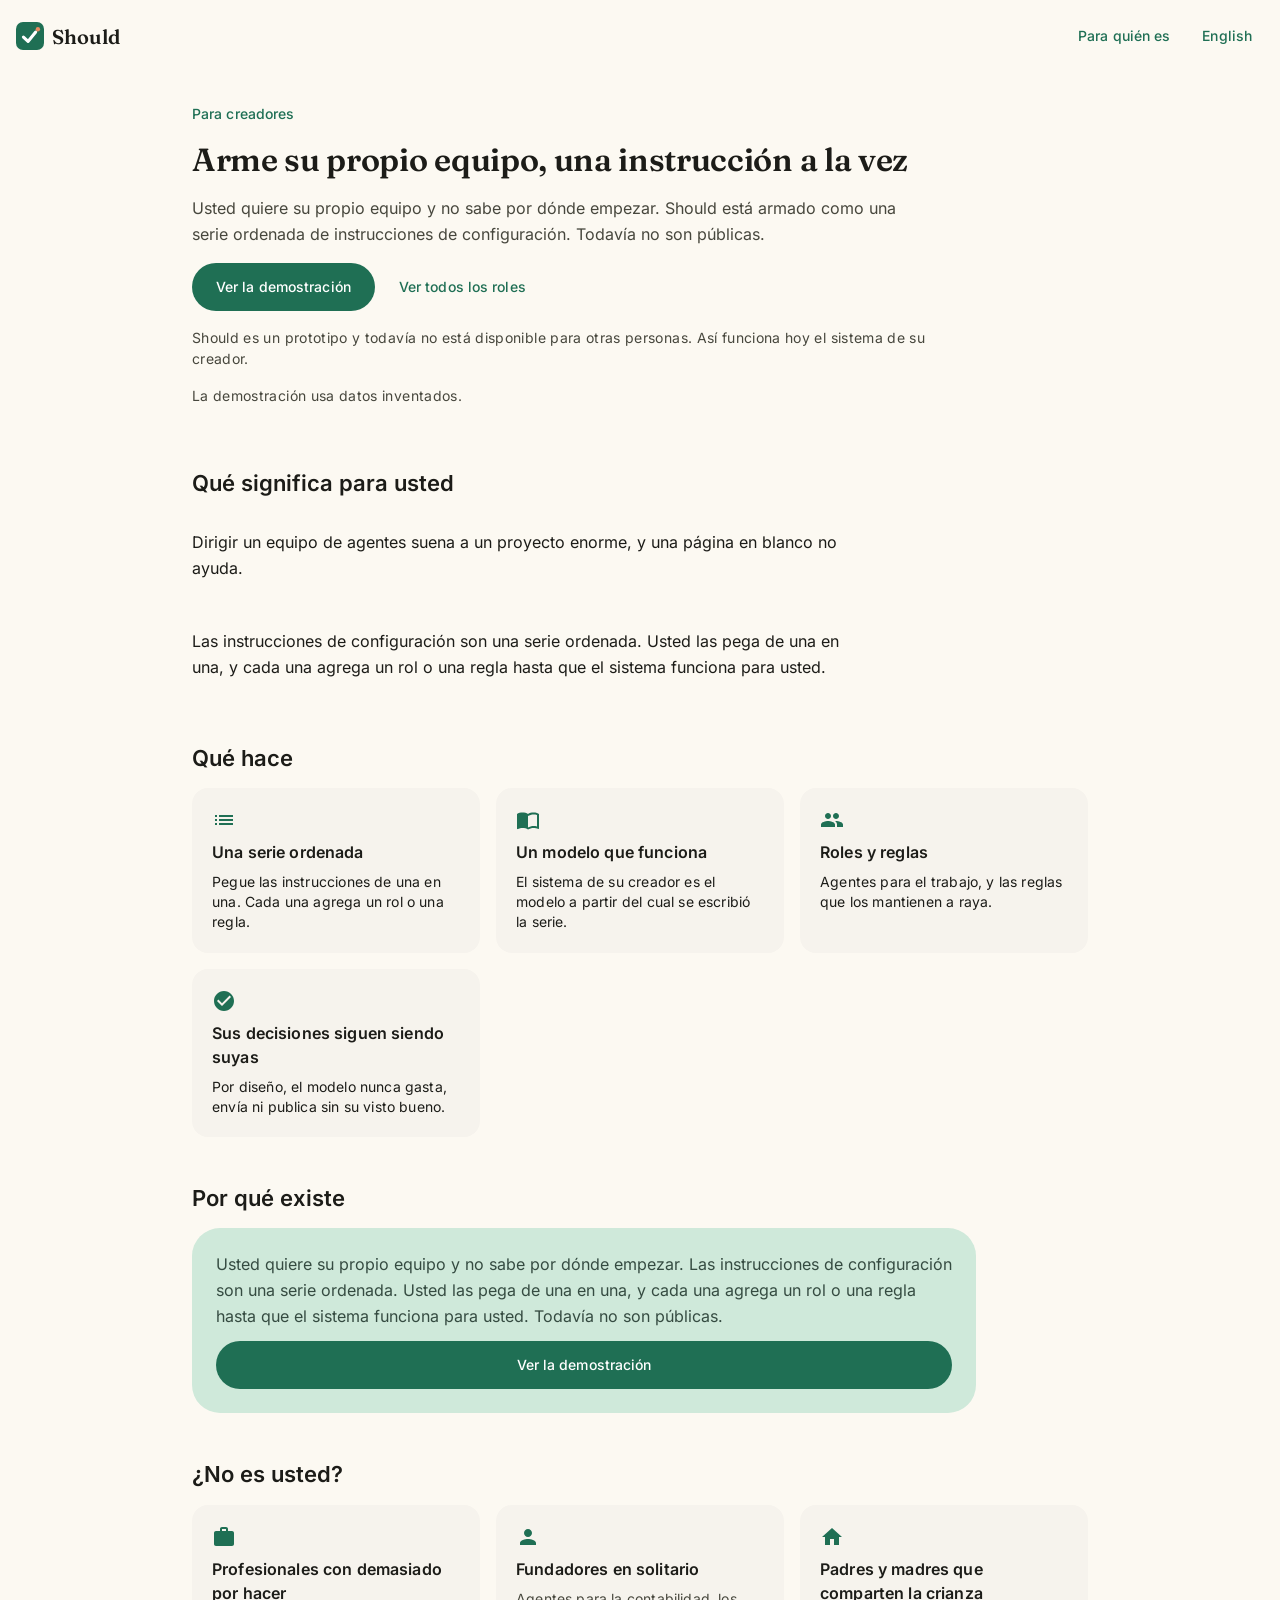
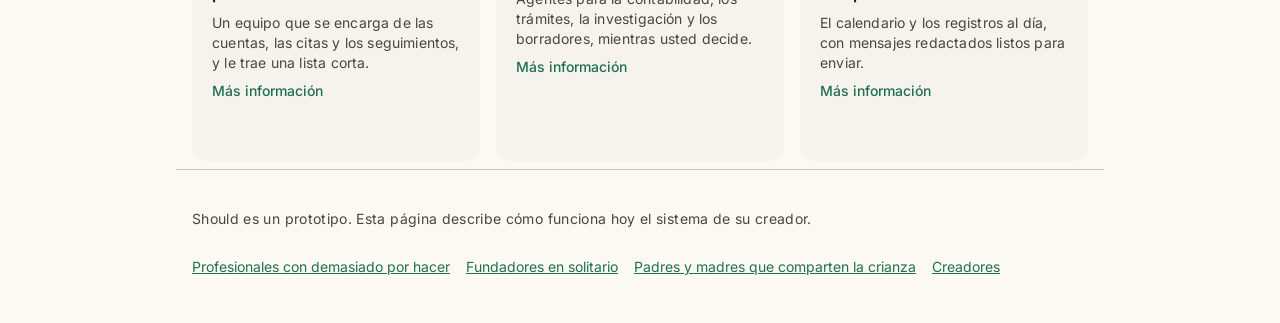
<file: es/para/creadores/index.html>
<!doctype html>
<html lang="es-419" data-brand="should" translate="no" class="notranslate">
<head>
<meta charset="utf-8">
<meta name="viewport" content="width=device-width, initial-scale=1, viewport-fit=cover">
<meta name="google" content="notranslate">
<title>Arme su propio equipo, una instrucción a la vez | Should</title>
<meta name="description" content="Usted quiere su propio equipo y no sabe por dónde empezar. Should está armado como una serie ordenada de instrucciones de configuración. Todavía no son públicas.">
<link rel="canonical" href="https://rodmjay.com/should/es/para/creadores/">
<link rel="alternate" hreflang="en" href="https://rodmjay.com/should/for/builders/">
<link rel="alternate" hreflang="es-419" href="https://rodmjay.com/should/es/para/creadores/">
<link rel="icon" href="../../../favicon.svg" type="image/svg+xml">
<link rel="stylesheet" href="../../../for/ds/fonts.css">
<link rel="stylesheet" href="../../../for/ds/design-system.css">
<link rel="stylesheet" href="../../../for/for.css">
</head>
<body>
<a class="skip" href="#main">Saltar al contenido</a>
<header class="top">
  <a class="logo" href="../../../"><img src="../../../should-mark.svg" alt="" width="28" height="28"><span>Should</span></a>
  <nav class="top-end" aria-label="Para quién es">
    <a class="ds-btn text" href="../../../es/para/">Para quién es</a>
    <a class="ds-btn text" href="../../../for/builders/" hreflang="en" lang="en">English</a>
  </nav>
</header>
<main id="main" class="col ds-role" tabindex="-1">
  <header class="ds-role-hero">
    <p class="ds-role-eyebrow ds-label-large">Para creadores</p>
    <h1 class="ds-headline-large">Arme su propio equipo, una instrucción a la vez</h1>
    <p class="ds-body-large">Usted quiere su propio equipo y no sabe por dónde empezar. Should está armado como una serie ordenada de instrucciones de configuración. Todavía no son públicas.</p>
    <div class="ds-role-actions">
      <a class="ds-btn" href="../../../demo/">Ver la demostración</a>
      <a class="ds-btn text" href="../../../es/para/">Ver todos los roles</a>
    </div>
    <p class="ds-body-small note">Should es un prototipo y todavía no está disponible para otras personas. Así funciona hoy el sistema de su creador.</p>
    <p class="ds-body-small note">La demostración usa datos inventados.</p>
  </header>
  <section class="ds-role-means" aria-labelledby="means">
    <h2 class="ds-title-large" id="means">Qué significa para usted</h2>
    <p class="ds-body-large">Dirigir un equipo de agentes suena a un proyecto enorme, y una página en blanco no ayuda.</p><p class="ds-body-large">Las instrucciones de configuración son una serie ordenada. Usted las pega de una en una, y cada una agrega un rol o una regla hasta que el sistema funciona para usted.</p>
  </section>
  <section aria-labelledby="get">
    <h2 class="ds-title-large" id="get">Qué hace</h2>
    <ul class="ds-role-features"><li class="ds-role-feature"><svg class="ds-icon" viewBox="0 0 24 24" width="24" height="24" fill="currentColor" aria-hidden="true"><path d="M3 13h2v-2H3v2zm0 4h2v-2H3v2zm0-8h2V7H3v2zm4 4h14v-2H7v2zm0 4h14v-2H7v2zM7 7v2h14V7H7z"/></svg><h3 class="ds-title-medium">Una serie ordenada</h3><p class="ds-body-medium">Pegue las instrucciones de una en una. Cada una agrega un rol o una regla.</p></li><li class="ds-role-feature"><svg class="ds-icon" viewBox="0 0 24 24" width="24" height="24" fill="currentColor" aria-hidden="true"><path d="M21 5c-1.11-.35-2.33-.5-3.5-.5-1.95 0-4.05.4-5.5 1.5-1.45-1.1-3.55-1.5-5.5-1.5S2.45 4.9 1 6v14.65c0 .25.25.5.5.5.1 0 .15-.05.25-.05C3.1 20.45 5.05 20 6.5 20c1.95 0 4.05.4 5.5 1.5 1.35-.85 3.8-1.5 5.5-1.5 1.65 0 3.35.3 4.75 1.05.1.05.15.05.25.05.25 0 .5-.25.5-.5V6c-.6-.45-1.25-.75-2-1zm0 13.5c-1.1-.35-2.3-.5-3.5-.5-1.7 0-4.15.65-5.5 1.5V8c1.35-.85 3.8-1.5 5.5-1.5 1.2 0 2.4.15 3.5.5v11.5z"/></svg><h3 class="ds-title-medium">Un modelo que funciona</h3><p class="ds-body-medium">El sistema de su creador es el modelo a partir del cual se escribió la serie.</p></li><li class="ds-role-feature"><svg class="ds-icon" viewBox="0 0 24 24" width="24" height="24" fill="currentColor" aria-hidden="true"><path d="M16 11c1.66 0 2.99-1.34 2.99-3S17.66 5 16 5c-1.66 0-3 1.34-3 3s1.34 3 3 3zm-8 0c1.66 0 2.99-1.34 2.99-3S9.66 5 8 5C6.34 5 5 6.34 5 8s1.34 3 3 3zm0 2c-2.33 0-7 1.17-7 3.5V19h14v-2.5c0-2.33-4.67-3.5-7-3.5zm8 0c-.29 0-.62.02-.97.05 1.16.84 1.97 1.97 1.97 3.45V19h6v-2.5c0-2.33-4.67-3.5-7-3.5z"/></svg><h3 class="ds-title-medium">Roles y reglas</h3><p class="ds-body-medium">Agentes para el trabajo, y las reglas que los mantienen a raya.</p></li><li class="ds-role-feature"><svg class="ds-icon" viewBox="0 0 24 24" width="24" height="24" fill="currentColor" aria-hidden="true"><path d="M12 2C6.48 2 2 6.48 2 12s4.48 10 10 10 10-4.48 10-10S17.52 2 12 2zm-2 15l-5-5 1.41-1.41L10 14.17l7.59-7.59L19 8l-9 9z"/></svg><h3 class="ds-title-medium">Sus decisiones siguen siendo suyas</h3><p class="ds-body-medium">Por diseño, el modelo nunca gasta, envía ni publica sin su visto bueno.</p></li></ul>
  </section>
  <section aria-labelledby="offer">
    <h2 class="ds-title-large" id="offer">Por qué existe</h2>
    <div class="ds-role-offer"><p class="ds-body-large">Usted quiere su propio equipo y no sabe por dónde empezar. Las instrucciones de configuración son una serie ordenada. Usted las pega de una en una, y cada una agrega un rol o una regla hasta que el sistema funciona para usted. Todavía no son públicas.</p><a class="ds-btn" href="../../../demo/">Ver la demostración</a></div>
  </section>
  <section class="ds-role-others" aria-labelledby="others">
    <h2 class="ds-title-large" id="others">¿No es usted?</h2>
    <ul class="ds-roles"><li class="ds-role-card"><svg class="ds-icon" viewBox="0 0 24 24" width="24" height="24" fill="currentColor" aria-hidden="true"><path d="M20 6h-4V4c0-1.11-.89-2-2-2h-4c-1.11 0-2 .89-2 2v2H4c-1.11 0-1.99.89-1.99 2L2 19c0 1.11.89 2 2 2h16c1.11 0 2-.89 2-2V8c0-1.11-.89-2-2-2zm-6 0h-4V4h4v2z"/></svg><h3 class="ds-title-medium"><a href="../../../es/para/profesionales-con-demasiado-por-hacer/">Profesionales con demasiado por hacer</a></h3><p class="ds-body-medium">Un equipo que se encarga de las cuentas, las citas y los seguimientos, y le trae una lista corta.</p><span class="ds-role-more" aria-hidden="true">Más información</span></li><li class="ds-role-card"><svg class="ds-icon" viewBox="0 0 24 24" width="24" height="24" fill="currentColor" aria-hidden="true"><path d="M12 12c2.21 0 4-1.79 4-4s-1.79-4-4-4-4 1.79-4 4 1.79 4 4 4zm0 2c-2.67 0-8 1.34-8 4v2h16v-2c0-2.66-5.33-4-8-4z"/></svg><h3 class="ds-title-medium"><a href="../../../es/para/fundadores-en-solitario/">Fundadores en solitario</a></h3><p class="ds-body-medium">Agentes para la contabilidad, los trámites, la investigación y los borradores, mientras usted decide.</p><span class="ds-role-more" aria-hidden="true">Más información</span></li><li class="ds-role-card"><svg class="ds-icon" viewBox="0 0 24 24" width="24" height="24" fill="currentColor" aria-hidden="true"><path d="M10 20v-6h4v6h5v-8h3L12 3 2 12h3v8z"/></svg><h3 class="ds-title-medium"><a href="../../../es/para/padres-y-madres-que-comparten-la-crianza/">Padres y madres que comparten la crianza</a></h3><p class="ds-body-medium">El calendario y los registros al día, con mensajes redactados listos para enviar.</p><span class="ds-role-more" aria-hidden="true">Más información</span></li></ul>
  </section>
</main>
<footer class="foot"><p class="ds-body-small">Should es un prototipo. Esta página describe cómo funciona hoy el sistema de su creador.</p><ul><li><a href="../../../es/para/profesionales-con-demasiado-por-hacer/">Profesionales con demasiado por hacer</a></li><li><a href="../../../es/para/fundadores-en-solitario/">Fundadores en solitario</a></li><li><a href="../../../es/para/padres-y-madres-que-comparten-la-crianza/">Padres y madres que comparten la crianza</a></li><li><a href="../../../es/para/creadores/">Creadores</a></li></ul></footer>
</body>
</html>
</file>
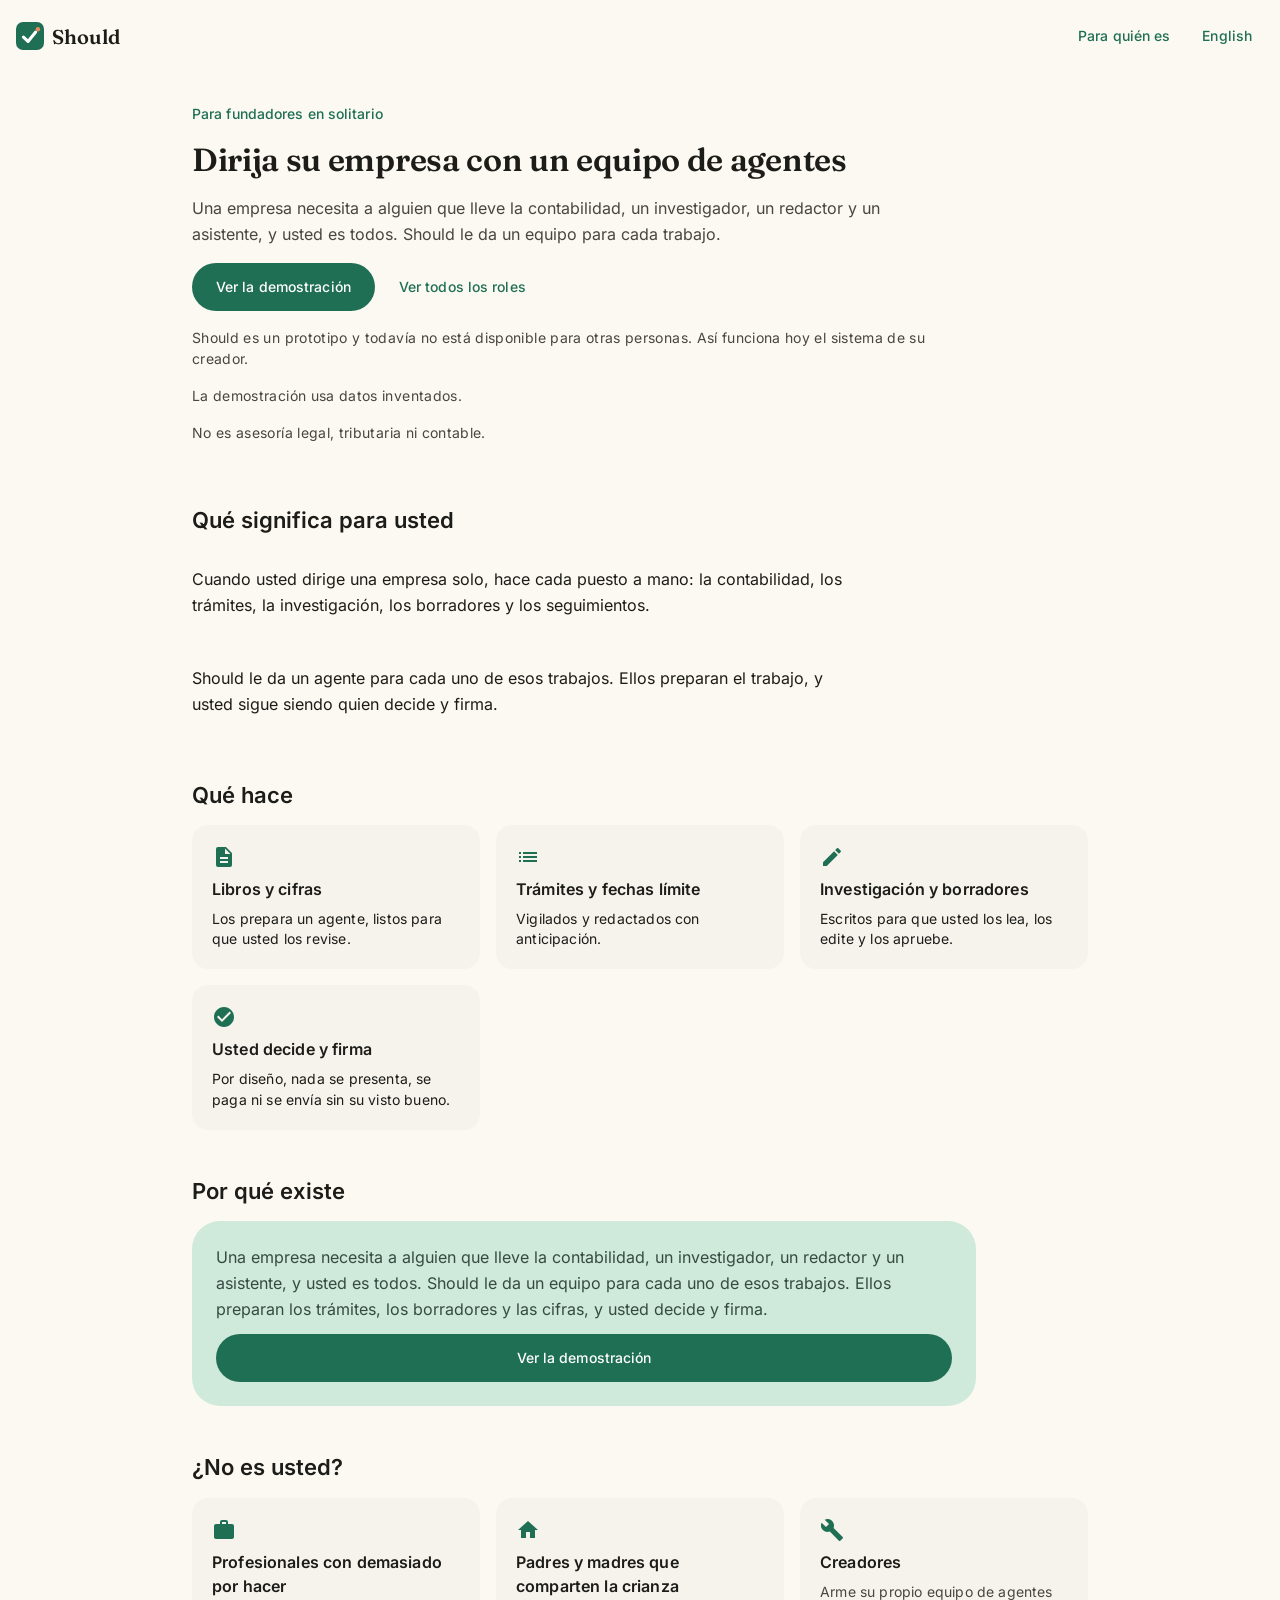
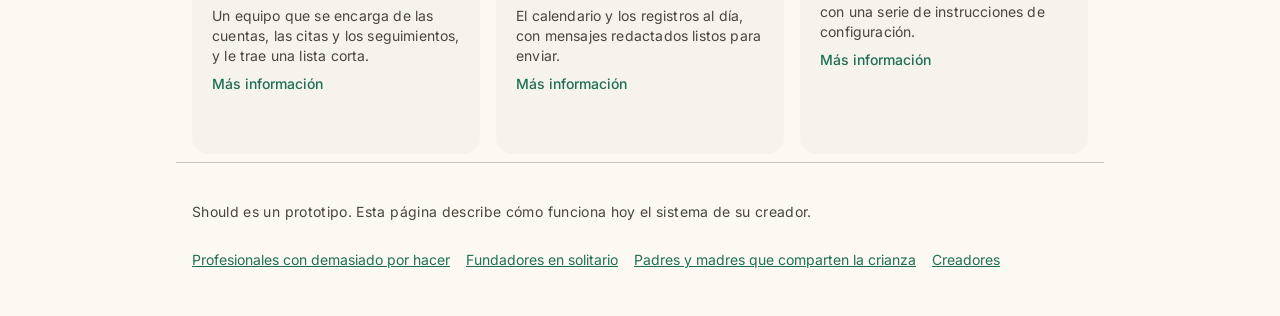
<file: es/para/fundadores-en-solitario/index.html>
<!doctype html>
<html lang="es-419" data-brand="should" translate="no" class="notranslate">
<head>
<meta charset="utf-8">
<meta name="viewport" content="width=device-width, initial-scale=1, viewport-fit=cover">
<meta name="google" content="notranslate">
<title>Dirija su empresa con un equipo de agentes | Should</title>
<meta name="description" content="Una empresa necesita a alguien que lleve la contabilidad, un investigador, un redactor y un asistente, y usted es todos. Should le da un equipo para cada trabajo.">
<link rel="canonical" href="https://rodmjay.com/should/es/para/fundadores-en-solitario/">
<link rel="alternate" hreflang="en" href="https://rodmjay.com/should/for/solo-founders/">
<link rel="alternate" hreflang="es-419" href="https://rodmjay.com/should/es/para/fundadores-en-solitario/">
<link rel="icon" href="../../../favicon.svg" type="image/svg+xml">
<link rel="stylesheet" href="../../../for/ds/fonts.css">
<link rel="stylesheet" href="../../../for/ds/design-system.css">
<link rel="stylesheet" href="../../../for/for.css">
</head>
<body>
<a class="skip" href="#main">Saltar al contenido</a>
<header class="top">
  <a class="logo" href="../../../"><img src="../../../should-mark.svg" alt="" width="28" height="28"><span>Should</span></a>
  <nav class="top-end" aria-label="Para quién es">
    <a class="ds-btn text" href="../../../es/para/">Para quién es</a>
    <a class="ds-btn text" href="../../../for/solo-founders/" hreflang="en" lang="en">English</a>
  </nav>
</header>
<main id="main" class="col ds-role" tabindex="-1">
  <header class="ds-role-hero">
    <p class="ds-role-eyebrow ds-label-large">Para fundadores en solitario</p>
    <h1 class="ds-headline-large">Dirija su empresa con un equipo de agentes</h1>
    <p class="ds-body-large">Una empresa necesita a alguien que lleve la contabilidad, un investigador, un redactor y un asistente, y usted es todos. Should le da un equipo para cada trabajo.</p>
    <div class="ds-role-actions">
      <a class="ds-btn" href="../../../demo/">Ver la demostración</a>
      <a class="ds-btn text" href="../../../es/para/">Ver todos los roles</a>
    </div>
    <p class="ds-body-small note">Should es un prototipo y todavía no está disponible para otras personas. Así funciona hoy el sistema de su creador.</p>
    <p class="ds-body-small note">La demostración usa datos inventados.</p><p class="ds-body-small note">No es asesoría legal, tributaria ni contable.</p>
  </header>
  <section class="ds-role-means" aria-labelledby="means">
    <h2 class="ds-title-large" id="means">Qué significa para usted</h2>
    <p class="ds-body-large">Cuando usted dirige una empresa solo, hace cada puesto a mano: la contabilidad, los trámites, la investigación, los borradores y los seguimientos.</p><p class="ds-body-large">Should le da un agente para cada uno de esos trabajos. Ellos preparan el trabajo, y usted sigue siendo quien decide y firma.</p>
  </section>
  <section aria-labelledby="get">
    <h2 class="ds-title-large" id="get">Qué hace</h2>
    <ul class="ds-role-features"><li class="ds-role-feature"><svg class="ds-icon" viewBox="0 0 24 24" width="24" height="24" fill="currentColor" aria-hidden="true"><path d="M14 2H6a2 2 0 00-2 2v16a2 2 0 002 2h12a2 2 0 002-2V8l-6-6zm2 16H8v-2h8v2zm0-4H8v-2h8v2zm-3-5V3.5L18.5 9H13z"/></svg><h3 class="ds-title-medium">Libros y cifras</h3><p class="ds-body-medium">Los prepara un agente, listos para que usted los revise.</p></li><li class="ds-role-feature"><svg class="ds-icon" viewBox="0 0 24 24" width="24" height="24" fill="currentColor" aria-hidden="true"><path d="M3 13h2v-2H3v2zm0 4h2v-2H3v2zm0-8h2V7H3v2zm4 4h14v-2H7v2zm0 4h14v-2H7v2zM7 7v2h14V7H7z"/></svg><h3 class="ds-title-medium">Trámites y fechas límite</h3><p class="ds-body-medium">Vigilados y redactados con anticipación.</p></li><li class="ds-role-feature"><svg class="ds-icon" viewBox="0 0 24 24" width="24" height="24" fill="currentColor" aria-hidden="true"><path d="M3 17.25V21h3.75L17.81 9.94l-3.75-3.75L3 17.25zM20.71 7.04a1 1 0 000-1.41l-2.34-2.34a1 1 0 00-1.41 0l-1.83 1.83 3.75 3.75 1.83-1.83z"/></svg><h3 class="ds-title-medium">Investigación y borradores</h3><p class="ds-body-medium">Escritos para que usted los lea, los edite y los apruebe.</p></li><li class="ds-role-feature"><svg class="ds-icon" viewBox="0 0 24 24" width="24" height="24" fill="currentColor" aria-hidden="true"><path d="M12 2C6.48 2 2 6.48 2 12s4.48 10 10 10 10-4.48 10-10S17.52 2 12 2zm-2 15l-5-5 1.41-1.41L10 14.17l7.59-7.59L19 8l-9 9z"/></svg><h3 class="ds-title-medium">Usted decide y firma</h3><p class="ds-body-medium">Por diseño, nada se presenta, se paga ni se envía sin su visto bueno.</p></li></ul>
  </section>
  <section aria-labelledby="offer">
    <h2 class="ds-title-large" id="offer">Por qué existe</h2>
    <div class="ds-role-offer"><p class="ds-body-large">Una empresa necesita a alguien que lleve la contabilidad, un investigador, un redactor y un asistente, y usted es todos. Should le da un equipo para cada uno de esos trabajos. Ellos preparan los trámites, los borradores y las cifras, y usted decide y firma.</p><a class="ds-btn" href="../../../demo/">Ver la demostración</a></div>
  </section>
  <section class="ds-role-others" aria-labelledby="others">
    <h2 class="ds-title-large" id="others">¿No es usted?</h2>
    <ul class="ds-roles"><li class="ds-role-card"><svg class="ds-icon" viewBox="0 0 24 24" width="24" height="24" fill="currentColor" aria-hidden="true"><path d="M20 6h-4V4c0-1.11-.89-2-2-2h-4c-1.11 0-2 .89-2 2v2H4c-1.11 0-1.99.89-1.99 2L2 19c0 1.11.89 2 2 2h16c1.11 0 2-.89 2-2V8c0-1.11-.89-2-2-2zm-6 0h-4V4h4v2z"/></svg><h3 class="ds-title-medium"><a href="../../../es/para/profesionales-con-demasiado-por-hacer/">Profesionales con demasiado por hacer</a></h3><p class="ds-body-medium">Un equipo que se encarga de las cuentas, las citas y los seguimientos, y le trae una lista corta.</p><span class="ds-role-more" aria-hidden="true">Más información</span></li><li class="ds-role-card"><svg class="ds-icon" viewBox="0 0 24 24" width="24" height="24" fill="currentColor" aria-hidden="true"><path d="M10 20v-6h4v6h5v-8h3L12 3 2 12h3v8z"/></svg><h3 class="ds-title-medium"><a href="../../../es/para/padres-y-madres-que-comparten-la-crianza/">Padres y madres que comparten la crianza</a></h3><p class="ds-body-medium">El calendario y los registros al día, con mensajes redactados listos para enviar.</p><span class="ds-role-more" aria-hidden="true">Más información</span></li><li class="ds-role-card"><svg class="ds-icon" viewBox="0 0 24 24" width="24" height="24" fill="currentColor" aria-hidden="true"><path d="M22.7 19l-9.1-9.1c.9-2.3.4-5-1.5-6.9-2-2-5-2.4-7.4-1.3L9 6 6 9 1.6 4.7C.4 7.1.9 10.1 2.9 12.1c1.9 1.9 4.6 2.4 6.9 1.5l9.1 9.1c.4.4 1 .4 1.4 0l2.3-2.3c.5-.4.5-1.1.1-1.4z"/></svg><h3 class="ds-title-medium"><a href="../../../es/para/creadores/">Creadores</a></h3><p class="ds-body-medium">Arme su propio equipo de agentes con una serie de instrucciones de configuración.</p><span class="ds-role-more" aria-hidden="true">Más información</span></li></ul>
  </section>
</main>
<footer class="foot"><p class="ds-body-small">Should es un prototipo. Esta página describe cómo funciona hoy el sistema de su creador.</p><ul><li><a href="../../../es/para/profesionales-con-demasiado-por-hacer/">Profesionales con demasiado por hacer</a></li><li><a href="../../../es/para/fundadores-en-solitario/">Fundadores en solitario</a></li><li><a href="../../../es/para/padres-y-madres-que-comparten-la-crianza/">Padres y madres que comparten la crianza</a></li><li><a href="../../../es/para/creadores/">Creadores</a></li></ul></footer>
</body>
</html>
</file>
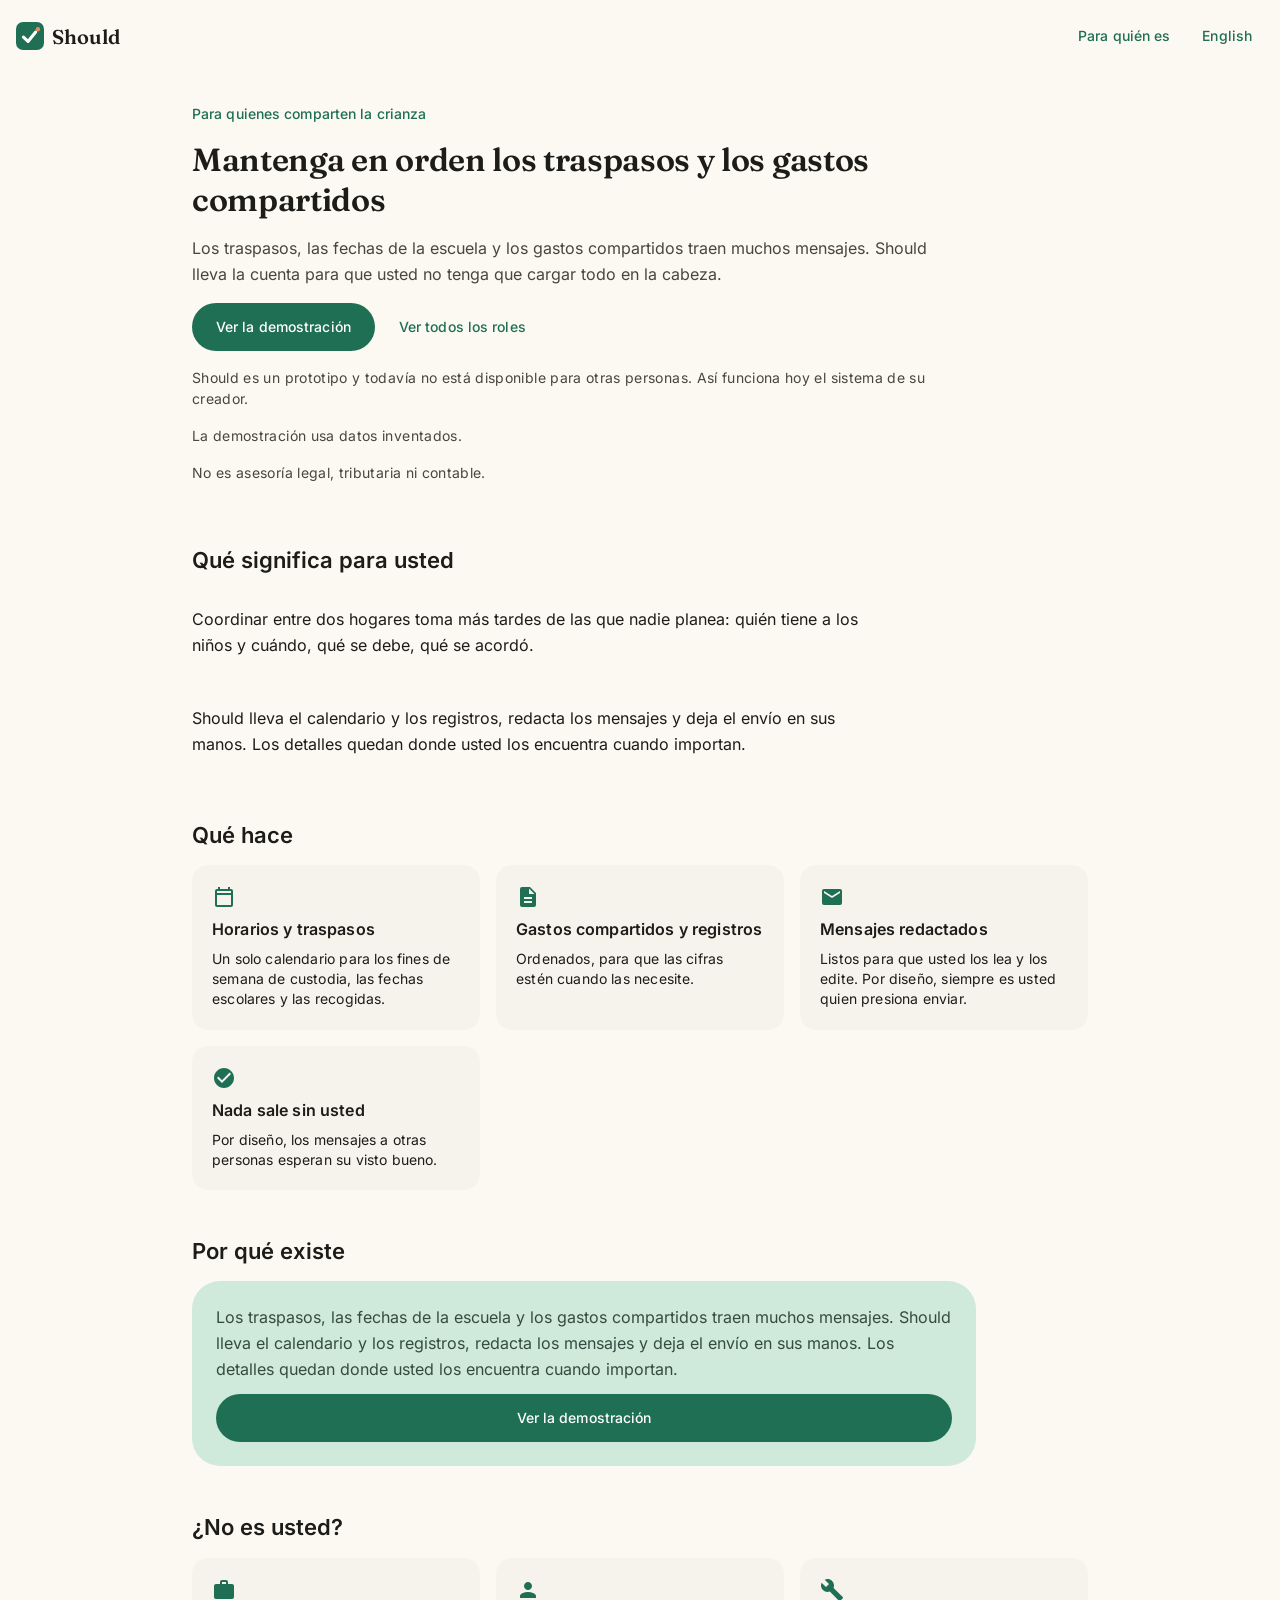
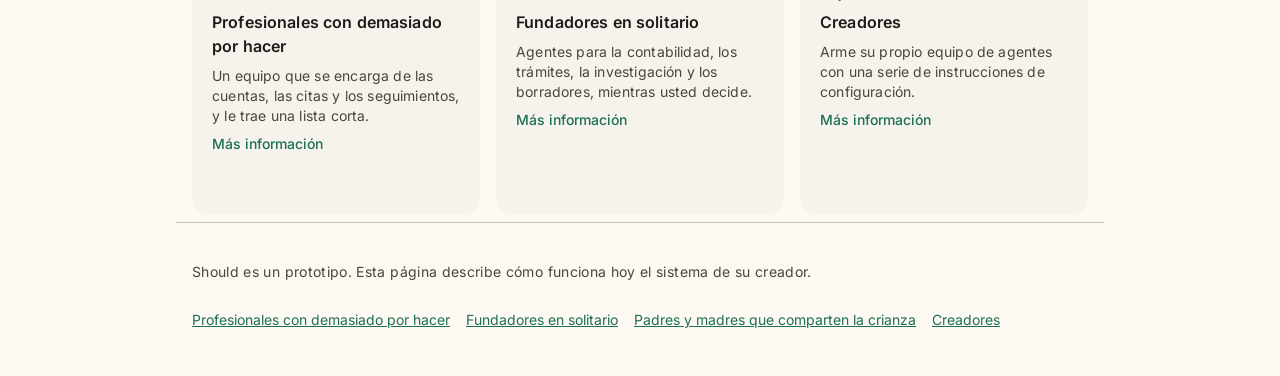
<file: es/para/padres-y-madres-que-comparten-la-crianza/index.html>
<!doctype html>
<html lang="es-419" data-brand="should" translate="no" class="notranslate">
<head>
<meta charset="utf-8">
<meta name="viewport" content="width=device-width, initial-scale=1, viewport-fit=cover">
<meta name="google" content="notranslate">
<title>Mantenga en orden los traspasos y los gastos compartidos | Should</title>
<meta name="description" content="Los traspasos, las fechas de la escuela y los gastos compartidos traen muchos mensajes. Should lleva la cuenta para que usted no tenga que cargar todo en la cabeza.">
<link rel="canonical" href="https://rodmjay.com/should/es/para/padres-y-madres-que-comparten-la-crianza/">
<link rel="alternate" hreflang="en" href="https://rodmjay.com/should/for/co-parents/">
<link rel="alternate" hreflang="es-419" href="https://rodmjay.com/should/es/para/padres-y-madres-que-comparten-la-crianza/">
<link rel="icon" href="../../../favicon.svg" type="image/svg+xml">
<link rel="stylesheet" href="../../../for/ds/fonts.css">
<link rel="stylesheet" href="../../../for/ds/design-system.css">
<link rel="stylesheet" href="../../../for/for.css">
</head>
<body>
<a class="skip" href="#main">Saltar al contenido</a>
<header class="top">
  <a class="logo" href="../../../"><img src="../../../should-mark.svg" alt="" width="28" height="28"><span>Should</span></a>
  <nav class="top-end" aria-label="Para quién es">
    <a class="ds-btn text" href="../../../es/para/">Para quién es</a>
    <a class="ds-btn text" href="../../../for/co-parents/" hreflang="en" lang="en">English</a>
  </nav>
</header>
<main id="main" class="col ds-role" tabindex="-1">
  <header class="ds-role-hero">
    <p class="ds-role-eyebrow ds-label-large">Para quienes comparten la crianza</p>
    <h1 class="ds-headline-large">Mantenga en orden los traspasos y los gastos compartidos</h1>
    <p class="ds-body-large">Los traspasos, las fechas de la escuela y los gastos compartidos traen muchos mensajes. Should lleva la cuenta para que usted no tenga que cargar todo en la cabeza.</p>
    <div class="ds-role-actions">
      <a class="ds-btn" href="../../../demo/">Ver la demostración</a>
      <a class="ds-btn text" href="../../../es/para/">Ver todos los roles</a>
    </div>
    <p class="ds-body-small note">Should es un prototipo y todavía no está disponible para otras personas. Así funciona hoy el sistema de su creador.</p>
    <p class="ds-body-small note">La demostración usa datos inventados.</p><p class="ds-body-small note">No es asesoría legal, tributaria ni contable.</p>
  </header>
  <section class="ds-role-means" aria-labelledby="means">
    <h2 class="ds-title-large" id="means">Qué significa para usted</h2>
    <p class="ds-body-large">Coordinar entre dos hogares toma más tardes de las que nadie planea: quién tiene a los niños y cuándo, qué se debe, qué se acordó.</p><p class="ds-body-large">Should lleva el calendario y los registros, redacta los mensajes y deja el envío en sus manos. Los detalles quedan donde usted los encuentra cuando importan.</p>
  </section>
  <section aria-labelledby="get">
    <h2 class="ds-title-large" id="get">Qué hace</h2>
    <ul class="ds-role-features"><li class="ds-role-feature"><svg class="ds-icon" viewBox="0 0 24 24" width="24" height="24" fill="currentColor" aria-hidden="true"><path d="M19 4h-1V2h-2v2H8V2H6v2H5a2 2 0 00-2 2v14a2 2 0 002 2h14a2 2 0 002-2V6a2 2 0 00-2-2zm0 16H5V10h14v10zM5 8V6h14v2H5z"/></svg><h3 class="ds-title-medium">Horarios y traspasos</h3><p class="ds-body-medium">Un solo calendario para los fines de semana de custodia, las fechas escolares y las recogidas.</p></li><li class="ds-role-feature"><svg class="ds-icon" viewBox="0 0 24 24" width="24" height="24" fill="currentColor" aria-hidden="true"><path d="M14 2H6a2 2 0 00-2 2v16a2 2 0 002 2h12a2 2 0 002-2V8l-6-6zm2 16H8v-2h8v2zm0-4H8v-2h8v2zm-3-5V3.5L18.5 9H13z"/></svg><h3 class="ds-title-medium">Gastos compartidos y registros</h3><p class="ds-body-medium">Ordenados, para que las cifras estén cuando las necesite.</p></li><li class="ds-role-feature"><svg class="ds-icon" viewBox="0 0 24 24" width="24" height="24" fill="currentColor" aria-hidden="true"><path d="M20 4H4a2 2 0 00-2 2v12a2 2 0 002 2h16a2 2 0 002-2V6a2 2 0 00-2-2zm0 4l-8 5-8-5V6l8 5 8-5v2z"/></svg><h3 class="ds-title-medium">Mensajes redactados</h3><p class="ds-body-medium">Listos para que usted los lea y los edite. Por diseño, siempre es usted quien presiona enviar.</p></li><li class="ds-role-feature"><svg class="ds-icon" viewBox="0 0 24 24" width="24" height="24" fill="currentColor" aria-hidden="true"><path d="M12 2C6.48 2 2 6.48 2 12s4.48 10 10 10 10-4.48 10-10S17.52 2 12 2zm-2 15l-5-5 1.41-1.41L10 14.17l7.59-7.59L19 8l-9 9z"/></svg><h3 class="ds-title-medium">Nada sale sin usted</h3><p class="ds-body-medium">Por diseño, los mensajes a otras personas esperan su visto bueno.</p></li></ul>
  </section>
  <section aria-labelledby="offer">
    <h2 class="ds-title-large" id="offer">Por qué existe</h2>
    <div class="ds-role-offer"><p class="ds-body-large">Los traspasos, las fechas de la escuela y los gastos compartidos traen muchos mensajes. Should lleva el calendario y los registros, redacta los mensajes y deja el envío en sus manos. Los detalles quedan donde usted los encuentra cuando importan.</p><a class="ds-btn" href="../../../demo/">Ver la demostración</a></div>
  </section>
  <section class="ds-role-others" aria-labelledby="others">
    <h2 class="ds-title-large" id="others">¿No es usted?</h2>
    <ul class="ds-roles"><li class="ds-role-card"><svg class="ds-icon" viewBox="0 0 24 24" width="24" height="24" fill="currentColor" aria-hidden="true"><path d="M20 6h-4V4c0-1.11-.89-2-2-2h-4c-1.11 0-2 .89-2 2v2H4c-1.11 0-1.99.89-1.99 2L2 19c0 1.11.89 2 2 2h16c1.11 0 2-.89 2-2V8c0-1.11-.89-2-2-2zm-6 0h-4V4h4v2z"/></svg><h3 class="ds-title-medium"><a href="../../../es/para/profesionales-con-demasiado-por-hacer/">Profesionales con demasiado por hacer</a></h3><p class="ds-body-medium">Un equipo que se encarga de las cuentas, las citas y los seguimientos, y le trae una lista corta.</p><span class="ds-role-more" aria-hidden="true">Más información</span></li><li class="ds-role-card"><svg class="ds-icon" viewBox="0 0 24 24" width="24" height="24" fill="currentColor" aria-hidden="true"><path d="M12 12c2.21 0 4-1.79 4-4s-1.79-4-4-4-4 1.79-4 4 1.79 4 4 4zm0 2c-2.67 0-8 1.34-8 4v2h16v-2c0-2.66-5.33-4-8-4z"/></svg><h3 class="ds-title-medium"><a href="../../../es/para/fundadores-en-solitario/">Fundadores en solitario</a></h3><p class="ds-body-medium">Agentes para la contabilidad, los trámites, la investigación y los borradores, mientras usted decide.</p><span class="ds-role-more" aria-hidden="true">Más información</span></li><li class="ds-role-card"><svg class="ds-icon" viewBox="0 0 24 24" width="24" height="24" fill="currentColor" aria-hidden="true"><path d="M22.7 19l-9.1-9.1c.9-2.3.4-5-1.5-6.9-2-2-5-2.4-7.4-1.3L9 6 6 9 1.6 4.7C.4 7.1.9 10.1 2.9 12.1c1.9 1.9 4.6 2.4 6.9 1.5l9.1 9.1c.4.4 1 .4 1.4 0l2.3-2.3c.5-.4.5-1.1.1-1.4z"/></svg><h3 class="ds-title-medium"><a href="../../../es/para/creadores/">Creadores</a></h3><p class="ds-body-medium">Arme su propio equipo de agentes con una serie de instrucciones de configuración.</p><span class="ds-role-more" aria-hidden="true">Más información</span></li></ul>
  </section>
</main>
<footer class="foot"><p class="ds-body-small">Should es un prototipo. Esta página describe cómo funciona hoy el sistema de su creador.</p><ul><li><a href="../../../es/para/profesionales-con-demasiado-por-hacer/">Profesionales con demasiado por hacer</a></li><li><a href="../../../es/para/fundadores-en-solitario/">Fundadores en solitario</a></li><li><a href="../../../es/para/padres-y-madres-que-comparten-la-crianza/">Padres y madres que comparten la crianza</a></li><li><a href="../../../es/para/creadores/">Creadores</a></li></ul></footer>
</body>
</html>
</file>
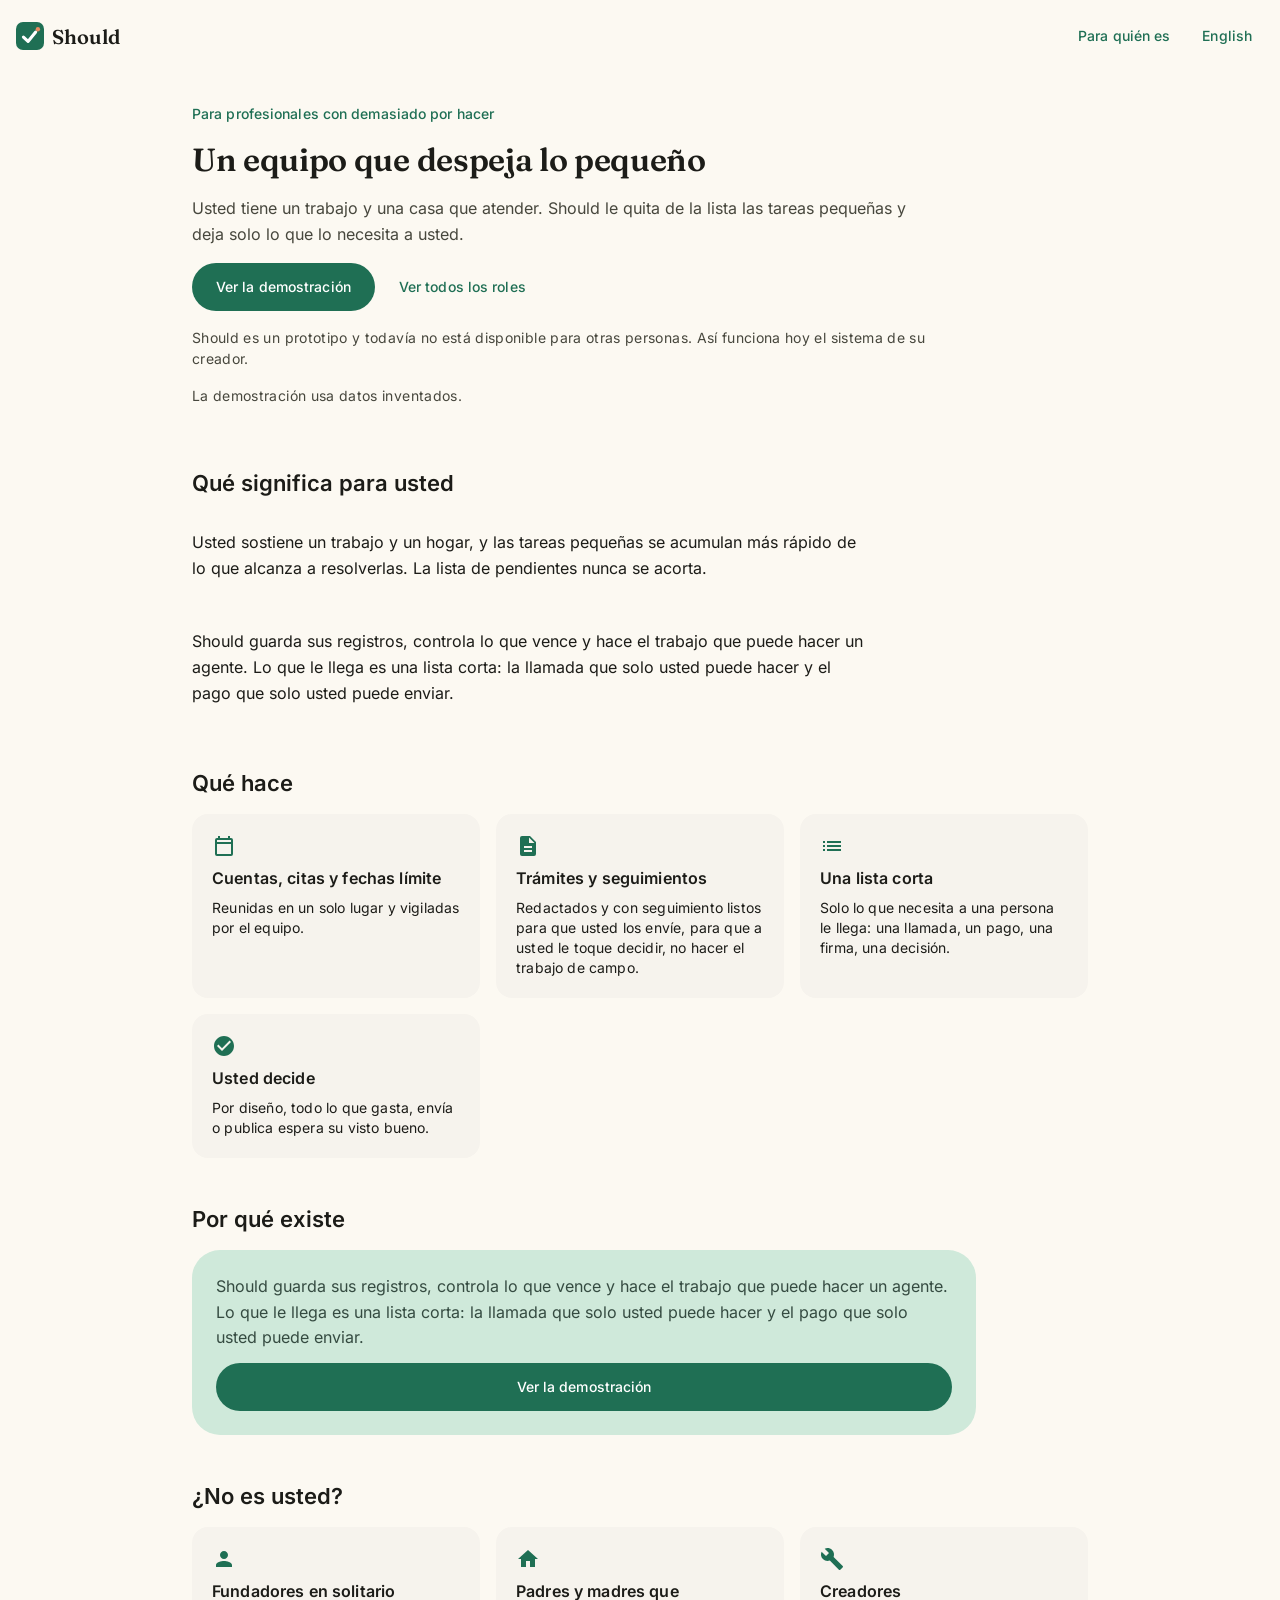
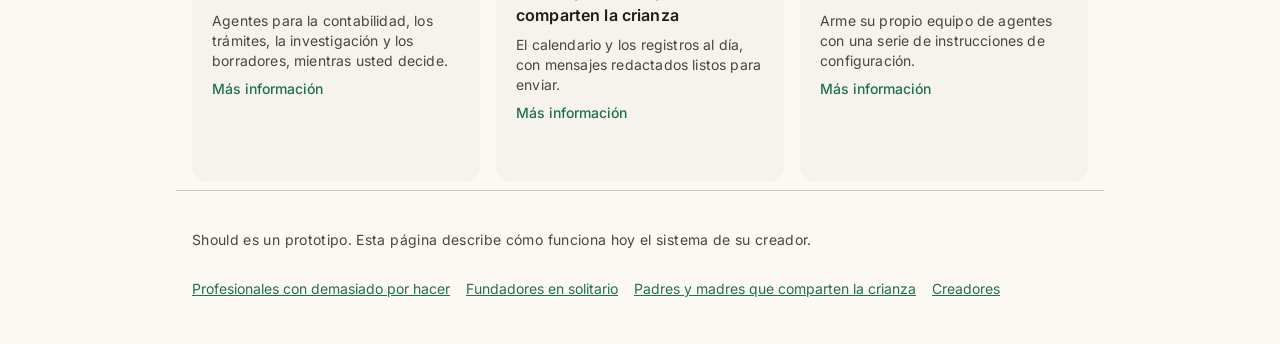
<file: es/para/profesionales-con-demasiado-por-hacer/index.html>
<!doctype html>
<html lang="es-419" data-brand="should" translate="no" class="notranslate">
<head>
<meta charset="utf-8">
<meta name="viewport" content="width=device-width, initial-scale=1, viewport-fit=cover">
<meta name="google" content="notranslate">
<title>Un equipo que despeja lo pequeño | Should</title>
<meta name="description" content="Usted tiene un trabajo y una casa que atender. Should le quita de la lista las tareas pequeñas y deja solo lo que lo necesita a usted.">
<link rel="canonical" href="https://rodmjay.com/should/es/para/profesionales-con-demasiado-por-hacer/">
<link rel="alternate" hreflang="en" href="https://rodmjay.com/should/for/overloaded-professionals/">
<link rel="alternate" hreflang="es-419" href="https://rodmjay.com/should/es/para/profesionales-con-demasiado-por-hacer/">
<link rel="icon" href="../../../favicon.svg" type="image/svg+xml">
<link rel="stylesheet" href="../../../for/ds/fonts.css">
<link rel="stylesheet" href="../../../for/ds/design-system.css">
<link rel="stylesheet" href="../../../for/for.css">
</head>
<body>
<a class="skip" href="#main">Saltar al contenido</a>
<header class="top">
  <a class="logo" href="../../../"><img src="../../../should-mark.svg" alt="" width="28" height="28"><span>Should</span></a>
  <nav class="top-end" aria-label="Para quién es">
    <a class="ds-btn text" href="../../../es/para/">Para quién es</a>
    <a class="ds-btn text" href="../../../for/overloaded-professionals/" hreflang="en" lang="en">English</a>
  </nav>
</header>
<main id="main" class="col ds-role" tabindex="-1">
  <header class="ds-role-hero">
    <p class="ds-role-eyebrow ds-label-large">Para profesionales con demasiado por hacer</p>
    <h1 class="ds-headline-large">Un equipo que despeja lo pequeño</h1>
    <p class="ds-body-large">Usted tiene un trabajo y una casa que atender. Should le quita de la lista las tareas pequeñas y deja solo lo que lo necesita a usted.</p>
    <div class="ds-role-actions">
      <a class="ds-btn" href="../../../demo/">Ver la demostración</a>
      <a class="ds-btn text" href="../../../es/para/">Ver todos los roles</a>
    </div>
    <p class="ds-body-small note">Should es un prototipo y todavía no está disponible para otras personas. Así funciona hoy el sistema de su creador.</p>
    <p class="ds-body-small note">La demostración usa datos inventados.</p>
  </header>
  <section class="ds-role-means" aria-labelledby="means">
    <h2 class="ds-title-large" id="means">Qué significa para usted</h2>
    <p class="ds-body-large">Usted sostiene un trabajo y un hogar, y las tareas pequeñas se acumulan más rápido de lo que alcanza a resolverlas. La lista de pendientes nunca se acorta.</p><p class="ds-body-large">Should guarda sus registros, controla lo que vence y hace el trabajo que puede hacer un agente. Lo que le llega es una lista corta: la llamada que solo usted puede hacer y el pago que solo usted puede enviar.</p>
  </section>
  <section aria-labelledby="get">
    <h2 class="ds-title-large" id="get">Qué hace</h2>
    <ul class="ds-role-features"><li class="ds-role-feature"><svg class="ds-icon" viewBox="0 0 24 24" width="24" height="24" fill="currentColor" aria-hidden="true"><path d="M19 4h-1V2h-2v2H8V2H6v2H5a2 2 0 00-2 2v14a2 2 0 002 2h14a2 2 0 002-2V6a2 2 0 00-2-2zm0 16H5V10h14v10zM5 8V6h14v2H5z"/></svg><h3 class="ds-title-medium">Cuentas, citas y fechas límite</h3><p class="ds-body-medium">Reunidas en un solo lugar y vigiladas por el equipo.</p></li><li class="ds-role-feature"><svg class="ds-icon" viewBox="0 0 24 24" width="24" height="24" fill="currentColor" aria-hidden="true"><path d="M14 2H6a2 2 0 00-2 2v16a2 2 0 002 2h12a2 2 0 002-2V8l-6-6zm2 16H8v-2h8v2zm0-4H8v-2h8v2zm-3-5V3.5L18.5 9H13z"/></svg><h3 class="ds-title-medium">Trámites y seguimientos</h3><p class="ds-body-medium">Redactados y con seguimiento listos para que usted los envíe, para que a usted le toque decidir, no hacer el trabajo de campo.</p></li><li class="ds-role-feature"><svg class="ds-icon" viewBox="0 0 24 24" width="24" height="24" fill="currentColor" aria-hidden="true"><path d="M3 13h2v-2H3v2zm0 4h2v-2H3v2zm0-8h2V7H3v2zm4 4h14v-2H7v2zm0 4h14v-2H7v2zM7 7v2h14V7H7z"/></svg><h3 class="ds-title-medium">Una lista corta</h3><p class="ds-body-medium">Solo lo que necesita a una persona le llega: una llamada, un pago, una firma, una decisión.</p></li><li class="ds-role-feature"><svg class="ds-icon" viewBox="0 0 24 24" width="24" height="24" fill="currentColor" aria-hidden="true"><path d="M12 2C6.48 2 2 6.48 2 12s4.48 10 10 10 10-4.48 10-10S17.52 2 12 2zm-2 15l-5-5 1.41-1.41L10 14.17l7.59-7.59L19 8l-9 9z"/></svg><h3 class="ds-title-medium">Usted decide</h3><p class="ds-body-medium">Por diseño, todo lo que gasta, envía o publica espera su visto bueno.</p></li></ul>
  </section>
  <section aria-labelledby="offer">
    <h2 class="ds-title-large" id="offer">Por qué existe</h2>
    <div class="ds-role-offer"><p class="ds-body-large">Should guarda sus registros, controla lo que vence y hace el trabajo que puede hacer un agente. Lo que le llega es una lista corta: la llamada que solo usted puede hacer y el pago que solo usted puede enviar.</p><a class="ds-btn" href="../../../demo/">Ver la demostración</a></div>
  </section>
  <section class="ds-role-others" aria-labelledby="others">
    <h2 class="ds-title-large" id="others">¿No es usted?</h2>
    <ul class="ds-roles"><li class="ds-role-card"><svg class="ds-icon" viewBox="0 0 24 24" width="24" height="24" fill="currentColor" aria-hidden="true"><path d="M12 12c2.21 0 4-1.79 4-4s-1.79-4-4-4-4 1.79-4 4 1.79 4 4 4zm0 2c-2.67 0-8 1.34-8 4v2h16v-2c0-2.66-5.33-4-8-4z"/></svg><h3 class="ds-title-medium"><a href="../../../es/para/fundadores-en-solitario/">Fundadores en solitario</a></h3><p class="ds-body-medium">Agentes para la contabilidad, los trámites, la investigación y los borradores, mientras usted decide.</p><span class="ds-role-more" aria-hidden="true">Más información</span></li><li class="ds-role-card"><svg class="ds-icon" viewBox="0 0 24 24" width="24" height="24" fill="currentColor" aria-hidden="true"><path d="M10 20v-6h4v6h5v-8h3L12 3 2 12h3v8z"/></svg><h3 class="ds-title-medium"><a href="../../../es/para/padres-y-madres-que-comparten-la-crianza/">Padres y madres que comparten la crianza</a></h3><p class="ds-body-medium">El calendario y los registros al día, con mensajes redactados listos para enviar.</p><span class="ds-role-more" aria-hidden="true">Más información</span></li><li class="ds-role-card"><svg class="ds-icon" viewBox="0 0 24 24" width="24" height="24" fill="currentColor" aria-hidden="true"><path d="M22.7 19l-9.1-9.1c.9-2.3.4-5-1.5-6.9-2-2-5-2.4-7.4-1.3L9 6 6 9 1.6 4.7C.4 7.1.9 10.1 2.9 12.1c1.9 1.9 4.6 2.4 6.9 1.5l9.1 9.1c.4.4 1 .4 1.4 0l2.3-2.3c.5-.4.5-1.1.1-1.4z"/></svg><h3 class="ds-title-medium"><a href="../../../es/para/creadores/">Creadores</a></h3><p class="ds-body-medium">Arme su propio equipo de agentes con una serie de instrucciones de configuración.</p><span class="ds-role-more" aria-hidden="true">Más información</span></li></ul>
  </section>
</main>
<footer class="foot"><p class="ds-body-small">Should es un prototipo. Esta página describe cómo funciona hoy el sistema de su creador.</p><ul><li><a href="../../../es/para/profesionales-con-demasiado-por-hacer/">Profesionales con demasiado por hacer</a></li><li><a href="../../../es/para/fundadores-en-solitario/">Fundadores en solitario</a></li><li><a href="../../../es/para/padres-y-madres-que-comparten-la-crianza/">Padres y madres que comparten la crianza</a></li><li><a href="../../../es/para/creadores/">Creadores</a></li></ul></footer>
</body>
</html>
</file>
<file: ds/fonts.css>
/* Fraunces Variable (OFL, fonts/fraunces/OFL.txt) */
@font-face {
  font-family: 'Fraunces Variable';
  font-style: normal;
  font-display: swap;
  font-weight: 100 900;
  src: url(fonts/fraunces/fraunces-latin-ext-wght-normal.woff2) format('woff2-variations');
  unicode-range: U+0100-02BA,U+02BD-02C5,U+02C7-02CC,U+02CE-02D7,U+02DD-02FF,U+0304,U+0308,U+0329,U+1D00-1DBF,U+1E00-1E9F,U+1EF2-1EFF,U+2020,U+20A0-20AB,U+20AD-20C0,U+2113,U+2C60-2C7F,U+A720-A7FF;
}
@font-face {
  font-family: 'Fraunces Variable';
  font-style: normal;
  font-display: swap;
  font-weight: 100 900;
  src: url(fonts/fraunces/fraunces-latin-wght-normal.woff2) format('woff2-variations');
  unicode-range: U+0000-00FF,U+0131,U+0152-0153,U+02BB-02BC,U+02C6,U+02DA,U+02DC,U+0304,U+0308,U+0329,U+2000-206F,U+20AC,U+2122,U+2191,U+2193,U+2212,U+2215,U+FEFF,U+FFFD;
}
@font-face {
  font-family: 'Fraunces Variable';
  font-style: italic;
  font-display: swap;
  font-weight: 100 900;
  src: url(fonts/fraunces/fraunces-latin-ext-wght-italic.woff2) format('woff2-variations');
  unicode-range: U+0100-02BA,U+02BD-02C5,U+02C7-02CC,U+02CE-02D7,U+02DD-02FF,U+0304,U+0308,U+0329,U+1D00-1DBF,U+1E00-1E9F,U+1EF2-1EFF,U+2020,U+20A0-20AB,U+20AD-20C0,U+2113,U+2C60-2C7F,U+A720-A7FF;
}
@font-face {
  font-family: 'Fraunces Variable';
  font-style: italic;
  font-display: swap;
  font-weight: 100 900;
  src: url(fonts/fraunces/fraunces-latin-wght-italic.woff2) format('woff2-variations');
  unicode-range: U+0000-00FF,U+0131,U+0152-0153,U+02BB-02BC,U+02C6,U+02DA,U+02DC,U+0304,U+0308,U+0329,U+2000-206F,U+20AC,U+2122,U+2191,U+2193,U+2212,U+2215,U+FEFF,U+FFFD;
}

/* Inter Variable (OFL, fonts/inter/OFL.txt) */
@font-face {
  font-family: 'Inter Variable';
  font-style: normal;
  font-display: swap;
  font-weight: 100 900;
  src: url(fonts/inter/inter-latin-ext-wght-normal.woff2) format('woff2-variations');
  unicode-range: U+0100-02BA,U+02BD-02C5,U+02C7-02CC,U+02CE-02D7,U+02DD-02FF,U+0304,U+0308,U+0329,U+1D00-1DBF,U+1E00-1E9F,U+1EF2-1EFF,U+2020,U+20A0-20AB,U+20AD-20C0,U+2113,U+2C60-2C7F,U+A720-A7FF;
}
@font-face {
  font-family: 'Inter Variable';
  font-style: normal;
  font-display: swap;
  font-weight: 100 900;
  src: url(fonts/inter/inter-latin-wght-normal.woff2) format('woff2-variations');
  unicode-range: U+0000-00FF,U+0131,U+0152-0153,U+02BB-02BC,U+02C6,U+02DA,U+02DC,U+0304,U+0308,U+0329,U+2000-206F,U+20AC,U+2122,U+2191,U+2193,U+2212,U+2215,U+FEFF,U+FFFD;
}
</file>
<file: ds/design-system.css>
:root { color-scheme: light dark; }
[data-theme="light"] { color-scheme: light; }
[data-theme="dark"] { color-scheme: dark; }

:root {

  --md-ref-typeface-mono: "Geist Mono", ui-monospace, "SF Mono", Menlo, monospace;

  --md-sys-typescale-display-large-size: clamp(2.75rem, 2rem + 3vw, 3.5625rem);  --md-sys-typescale-display-large-line-height: 1.12;  --md-sys-typescale-display-large-weight: 700; --md-sys-typescale-display-large-tracking: -0.02em;
  --md-sys-typescale-display-medium-size: clamp(2.25rem, 1.8rem + 2vw, 2.8125rem); --md-sys-typescale-display-medium-line-height: 1.16; --md-sys-typescale-display-medium-weight: 700; --md-sys-typescale-display-medium-tracking: -0.015em;
  --md-sys-typescale-display-small-size: 2.25rem;     --md-sys-typescale-display-small-line-height: 1.22;   --md-sys-typescale-display-small-weight: 700;   --md-sys-typescale-display-small-tracking: -0.01em;
  --md-sys-typescale-headline-large-size: 2rem;       --md-sys-typescale-headline-large-line-height: 1.25;  --md-sys-typescale-headline-large-weight: 600;  --md-sys-typescale-headline-large-tracking: -0.01em;
  --md-sys-typescale-headline-medium-size: 1.75rem;   --md-sys-typescale-headline-medium-line-height: 1.29; --md-sys-typescale-headline-medium-weight: 600; --md-sys-typescale-headline-medium-tracking: -0.005em;
  --md-sys-typescale-headline-small-size: 1.5rem;     --md-sys-typescale-headline-small-line-height: 1.33;  --md-sys-typescale-headline-small-weight: 600;  --md-sys-typescale-headline-small-tracking: 0;
  --md-sys-typescale-title-large-size: 1.375rem;      --md-sys-typescale-title-large-line-height: 1.27;     --md-sys-typescale-title-large-weight: 600;     --md-sys-typescale-title-large-tracking: 0;
  --md-sys-typescale-title-medium-size: 1rem;         --md-sys-typescale-title-medium-line-height: 1.5;     --md-sys-typescale-title-medium-weight: 600;    --md-sys-typescale-title-medium-tracking: 0.009em;
  --md-sys-typescale-title-small-size: 0.875rem;      --md-sys-typescale-title-small-line-height: 1.43;     --md-sys-typescale-title-small-weight: 600;     --md-sys-typescale-title-small-tracking: 0.007em;
  --md-sys-typescale-body-large-size: 1rem;           --md-sys-typescale-body-large-line-height: 1.6;       --md-sys-typescale-body-large-weight: 400;      --md-sys-typescale-body-large-tracking: 0;
  --md-sys-typescale-body-medium-size: 0.875rem;      --md-sys-typescale-body-medium-line-height: 1.43;     --md-sys-typescale-body-medium-weight: 400;     --md-sys-typescale-body-medium-tracking: 0.0125em;
  --md-sys-typescale-body-small-size: 0.75rem;        --md-sys-typescale-body-small-line-height: 1.33;      --md-sys-typescale-body-small-weight: 400;      --md-sys-typescale-body-small-tracking: 0.025em;
  --md-sys-typescale-label-large-size: 0.875rem;      --md-sys-typescale-label-large-line-height: 1.43;     --md-sys-typescale-label-large-weight: 500;     --md-sys-typescale-label-large-tracking: 0.007em;
  --md-sys-typescale-label-medium-size: 0.75rem;      --md-sys-typescale-label-medium-line-height: 1.33;    --md-sys-typescale-label-medium-weight: 500;    --md-sys-typescale-label-medium-tracking: 0.04em;
  --md-sys-typescale-label-small-size: 0.6875rem;     --md-sys-typescale-label-small-line-height: 1.45;     --md-sys-typescale-label-small-weight: 500;     --md-sys-typescale-label-small-tracking: 0.045em;

  --ds-skin-1: #f6d7c3; --ds-skin-2: #e6b897; --ds-skin-3: #c98f6a;
  --ds-skin-4: #a46c4a; --ds-skin-5: #7a4a30; --ds-skin-6: #4f2f1f;
  --ds-hair-1: #241c17; --ds-hair-2: #4a3226; --ds-hair-3: #7a4b2a; --ds-hair-4: #c99a5b; --ds-hair-5: #9c9a95;

  --ds-logo-plate: light-dark(#ffffff, #e6e4de);

  --space-1: 0.25rem; --space-2: 0.5rem; --space-3: 0.75rem; --space-4: 1rem;
  --space-5: 1.25rem; --space-6: 1.5rem; --space-8: 2rem; --space-10: 2.5rem;
  --space-12: 3rem; --space-16: 4rem; --space-24: 6rem;
  --container: 72rem;
  --gutter: 1rem;

  --md-sys-elevation-level0: none;
  --md-sys-elevation-level1: 0 1px 2px rgb(0 0 0 / 0.18), 0 1px 3px 1px rgb(0 0 0 / 0.08);
  --md-sys-elevation-level2: 0 1px 2px rgb(0 0 0 / 0.18), 0 2px 6px 2px rgb(0 0 0 / 0.09);
  --md-sys-elevation-level3: 0 1px 3px rgb(0 0 0 / 0.18), 0 4px 8px 3px rgb(0 0 0 / 0.1);
  --md-sys-elevation-level4: 0 2px 3px rgb(0 0 0 / 0.18), 0 6px 10px 4px rgb(0 0 0 / 0.1);
  --md-sys-elevation-level5: 0 4px 4px rgb(0 0 0 / 0.18), 0 8px 12px 6px rgb(0 0 0 / 0.1);

  --md-sys-state-hover-opacity: 0.08;
  --md-sys-state-focus-opacity: 0.1;
  --md-sys-state-pressed-opacity: 0.1;
  --md-sys-state-dragged-opacity: 0.16;

  --md-sys-motion-easing-standard: cubic-bezier(0.2, 0, 0, 1);
  --md-sys-motion-easing-standard-decelerate: cubic-bezier(0, 0, 0, 1);
  --md-sys-motion-easing-standard-accelerate: cubic-bezier(0.3, 0, 1, 1);
  --md-sys-motion-easing-emphasized-decelerate: cubic-bezier(0.05, 0.7, 0.1, 1);
  --md-sys-motion-easing-emphasized-accelerate: cubic-bezier(0.3, 0, 0.8, 0.15);
  --md-sys-motion-duration-short2: 100ms;
  --md-sys-motion-duration-short4: 200ms;
  --md-sys-motion-duration-medium2: 300ms;
  --md-sys-motion-duration-medium4: 400ms;
  --md-sys-motion-duration-long2: 500ms;
}

@media (prefers-reduced-motion: reduce) {
  :root {
    --md-sys-motion-duration-short2: 0ms; --md-sys-motion-duration-short4: 0ms; --md-sys-motion-duration-medium2: 0ms;
    --md-sys-motion-duration-medium4: 0ms; --md-sys-motion-duration-long2: 0ms;
  }
}

:root {
  --ds-series-1: light-dark(#2a78d6, #3987e5);
  --ds-series-2: light-dark(#eb6834, #d95926);
  --ds-series-3: light-dark(#1baf7a, #199e70);
  --ds-series-4: light-dark(#eda100, #c98500);
  --ds-series-5: light-dark(#e87ba4, #d55181);
  --ds-series-6: light-dark(#008300, #008300);
  --ds-series-7: light-dark(#0090a8, #0aa0b8);
  --ds-series-8: light-dark(#e34948, #e66767);
  --ds-series-9: light-dark(#73796e, #a9ada1);
}

:root,
[data-brand="should"] {
  --md-sys-color-background: light-dark(#fcf9f2, #131410);
  --md-sys-color-on-background: light-dark(#1c1c18, #e5e2dc);
  --md-sys-color-surface: light-dark(#fcf9f2, #131410);
  --md-sys-color-surface-dim: light-dark(#dcdad4, #131410);
  --md-sys-color-surface-bright: light-dark(#fcf9f2, #3a3935);
  --md-sys-color-surface-container-lowest: light-dark(#ffffff, #0e0e0b);
  --md-sys-color-surface-container-low: light-dark(#f6f3ed, #1c1c18);
  --md-sys-color-surface-container: light-dark(#f1eee7, #20201c);
  --md-sys-color-surface-container-high: light-dark(#ebe8e1, #2a2a26);
  --md-sys-color-surface-container-highest: light-dark(#e5e2dc, #353531);
  --md-sys-color-on-surface: light-dark(#1c1c18, #e5e2dc);
  --md-sys-color-surface-variant: light-dark(#e4e3d4, #47473d);
  --md-sys-color-on-surface-variant: light-dark(#47473d, #c8c7b9);
  --md-sys-color-inverse-surface: light-dark(#31312c, #e5e2dc);
  --md-sys-color-inverse-on-surface: light-dark(#f3f0ea, #31312c);
  --md-sys-color-outline: light-dark(#78786b, #929184);
  --md-sys-color-outline-variant: light-dark(#c8c7b9, #47473d);
  --md-sys-color-shadow: light-dark(#000000, #000000);
  --md-sys-color-scrim: light-dark(#000000, #000000);
  --md-sys-color-surface-tint: light-dark(#1f6f54, #5cc49b);
  --md-sys-color-primary: light-dark(#1f6f54, #5cc49b);
  --md-sys-color-on-primary: light-dark(#ffffff, #003827);
  --md-sys-color-primary-container: light-dark(#a5f2d0, #00513b);
  --md-sys-color-on-primary-container: light-dark(#00513b, #a5f2d0);
  --md-sys-color-inverse-primary: light-dark(#8ad6b5, #196b50);
  --md-sys-color-secondary: light-dark(#4c6358, #b3ccbf);
  --md-sys-color-on-secondary: light-dark(#ffffff, #1f352b);
  --md-sys-color-secondary-container: light-dark(#cfe9da, #354b41);
  --md-sys-color-on-secondary-container: light-dark(#354b41, #cfe9da);
  --md-sys-color-tertiary: light-dark(#954924, #ffb596);
  --md-sys-color-on-tertiary: light-dark(#ffffff, #581e00);
  --md-sys-color-tertiary-container: light-dark(#ffdbcd, #77320f);
  --md-sys-color-on-tertiary-container: light-dark(#77320f, #ffdbcd);
  --md-sys-color-error: light-dark(#ba1a1a, #ffb4ab);
  --md-sys-color-on-error: light-dark(#ffffff, #690005);
  --md-sys-color-error-container: light-dark(#ffdad6, #93000a);
  --md-sys-color-on-error-container: light-dark(#93000a, #ffdad6);
  --md-ref-typeface-brand: "Fraunces", Georgia, "Times New Roman", serif;
  --md-ref-typeface-plain: "Inter", "Inter Variable", system-ui, -apple-system, "Segoe UI", Roboto, sans-serif;
  --brand-corner: 1;
}

:root,
[data-brand] {

  --md-sys-shape-corner-none: 0;
  --md-sys-shape-corner-extra-small: calc(4px * var(--brand-corner));
  --md-sys-shape-corner-small: calc(8px * var(--brand-corner));
  --md-sys-shape-corner-medium: calc(12px * var(--brand-corner));
  --md-sys-shape-corner-large: calc(16px * var(--brand-corner));
  --md-sys-shape-corner-extra-large: calc(28px * var(--brand-corner));
  --md-sys-shape-corner-full: 9999px;

  --spark: var(--md-sys-color-tertiary);
  --success: light-dark(#1d6b3a, #7fd99a);
  --warning: light-dark(#8a5a00, #f5c065);

  --font-sans: var(--md-ref-typeface-plain);
  --font-heading: var(--md-ref-typeface-brand);
  --font-mono: var(--md-ref-typeface-mono);
}

.ds {
  background: var(--md-sys-color-surface);
  color: var(--md-sys-color-on-surface);
  font: var(--md-sys-typescale-body-large-weight) var(--md-sys-typescale-body-large-size)/var(--md-sys-typescale-body-large-line-height) var(--md-ref-typeface-plain);
  -webkit-font-smoothing: antialiased;
  -webkit-text-size-adjust: 100%;
}
.ds *, .ds *::before, .ds *::after { box-sizing: border-box; }
.ds :where(h1, h2, h3, h4) { margin: 0; font-family: var(--md-ref-typeface-brand); text-wrap: balance; }
.ds :where(h1) { font-size: var(--md-sys-typescale-display-medium-size); line-height: var(--md-sys-typescale-display-medium-line-height); font-weight: var(--md-sys-typescale-display-medium-weight); letter-spacing: var(--md-sys-typescale-display-medium-tracking); }
.ds :where(h2) { font-size: var(--md-sys-typescale-headline-large-size); line-height: var(--md-sys-typescale-headline-large-line-height); font-weight: var(--md-sys-typescale-headline-large-weight); letter-spacing: var(--md-sys-typescale-headline-large-tracking); }
.ds :where(h3) { font-size: var(--md-sys-typescale-title-large-size); line-height: var(--md-sys-typescale-title-large-line-height); font-weight: var(--md-sys-typescale-title-large-weight); }
.ds :where(p) { margin: 0; text-wrap: pretty; }
.ds :where(a) { color: var(--md-sys-color-primary); text-underline-offset: 3px; }
.ds :where(:focus-visible) { outline: 3px solid var(--md-sys-color-secondary); outline-offset: 2px; }
.ds :where(code, kbd, samp) { font-family: var(--md-ref-typeface-mono); font-size: 0.9em; }

.ds-display-large { font: var(--md-sys-typescale-display-large-weight) var(--md-sys-typescale-display-large-size)/var(--md-sys-typescale-display-large-line-height) var(--md-ref-typeface-brand); letter-spacing: var(--md-sys-typescale-display-large-tracking); }
.ds-display-medium { font: var(--md-sys-typescale-display-medium-weight) var(--md-sys-typescale-display-medium-size)/var(--md-sys-typescale-display-medium-line-height) var(--md-ref-typeface-brand); letter-spacing: var(--md-sys-typescale-display-medium-tracking); }
.ds-display-small { font: var(--md-sys-typescale-display-small-weight) var(--md-sys-typescale-display-small-size)/var(--md-sys-typescale-display-small-line-height) var(--md-ref-typeface-brand); letter-spacing: var(--md-sys-typescale-display-small-tracking); }
.ds-headline-large { font: var(--md-sys-typescale-headline-large-weight) var(--md-sys-typescale-headline-large-size)/var(--md-sys-typescale-headline-large-line-height) var(--md-ref-typeface-brand); letter-spacing: var(--md-sys-typescale-headline-large-tracking); }
.ds-headline-medium { font: var(--md-sys-typescale-headline-medium-weight) var(--md-sys-typescale-headline-medium-size)/var(--md-sys-typescale-headline-medium-line-height) var(--md-ref-typeface-brand); }
.ds-headline-small { font: var(--md-sys-typescale-headline-small-weight) var(--md-sys-typescale-headline-small-size)/var(--md-sys-typescale-headline-small-line-height) var(--md-ref-typeface-brand); }
.ds-title-large { font: var(--md-sys-typescale-title-large-weight) var(--md-sys-typescale-title-large-size)/var(--md-sys-typescale-title-large-line-height) var(--md-ref-typeface-plain); }
.ds-title-medium { font: var(--md-sys-typescale-title-medium-weight) var(--md-sys-typescale-title-medium-size)/var(--md-sys-typescale-title-medium-line-height) var(--md-ref-typeface-plain); letter-spacing: var(--md-sys-typescale-title-medium-tracking); }
.ds-title-small { font: var(--md-sys-typescale-title-small-weight) var(--md-sys-typescale-title-small-size)/var(--md-sys-typescale-title-small-line-height) var(--md-ref-typeface-plain); letter-spacing: var(--md-sys-typescale-title-small-tracking); }
.ds-body-large { font: var(--md-sys-typescale-body-large-weight) var(--md-sys-typescale-body-large-size)/var(--md-sys-typescale-body-large-line-height) var(--md-ref-typeface-plain); }
.ds-body-medium { font: var(--md-sys-typescale-body-medium-weight) var(--md-sys-typescale-body-medium-size)/var(--md-sys-typescale-body-medium-line-height) var(--md-ref-typeface-plain); letter-spacing: var(--md-sys-typescale-body-medium-tracking); }
.ds-body-small { font: var(--md-sys-typescale-body-small-weight) var(--md-sys-typescale-body-small-size)/var(--md-sys-typescale-body-small-line-height) var(--md-ref-typeface-plain); letter-spacing: var(--md-sys-typescale-body-small-tracking); }
.ds-label-large { font: var(--md-sys-typescale-label-large-weight) var(--md-sys-typescale-label-large-size)/var(--md-sys-typescale-label-large-line-height) var(--md-ref-typeface-plain); letter-spacing: var(--md-sys-typescale-label-large-tracking); }
.ds-label-medium { font: var(--md-sys-typescale-label-medium-weight) var(--md-sys-typescale-label-medium-size)/var(--md-sys-typescale-label-medium-line-height) var(--md-ref-typeface-plain); letter-spacing: var(--md-sys-typescale-label-medium-tracking); }
.ds-label-small { font: var(--md-sys-typescale-label-small-weight) var(--md-sys-typescale-label-small-size)/var(--md-sys-typescale-label-small-line-height) var(--md-ref-typeface-plain); letter-spacing: var(--md-sys-typescale-label-small-tracking); }
.ds-overline { font: 500 var(--md-sys-typescale-label-medium-size)/1.4 var(--md-ref-typeface-mono); letter-spacing: 0.08em; text-transform: uppercase; color: var(--md-sys-color-on-surface-variant); }
.ds-variant { color: var(--md-sys-color-on-surface-variant); }
.ds-figure { font-family: var(--md-ref-typeface-mono); font-variant-numeric: tabular-nums; }
.ds-spark { color: var(--md-sys-color-tertiary); }

.ds-container { width: 100%; max-width: var(--container); margin-inline: auto; padding-inline: max(var(--gutter), env(safe-area-inset-left, 0px)) max(var(--gutter), env(safe-area-inset-right, 0px)); }
.ds-stack { display: grid; gap: var(--space-4); align-content: start; }
.ds-row { display: flex; flex-wrap: wrap; align-items: center; gap: var(--space-2); }
.ds-grid { display: grid; gap: var(--space-6); grid-template-columns: repeat(auto-fill, minmax(min(100%, 18rem), 1fr)); }
.ds-grid > *, .ds-stack > * { min-width: 0; }

.ds-btn, .ds-chip, .ds-tab, .ds-segmented > button, .ds-list-item.interactive { position: relative; isolation: isolate; }
.ds-btn::after, .ds-chip::after, .ds-tab::after, .ds-segmented > button::after, .ds-list-item.interactive::after {
  content: ""; position: absolute; inset: 0; border-radius: inherit; background: currentColor; opacity: 0; pointer-events: none; z-index: -1;
  transition: opacity var(--md-sys-motion-duration-short4) var(--md-sys-motion-easing-standard);
}
:is(.ds-btn, .ds-chip, .ds-tab, .ds-segmented > button, .ds-list-item.interactive):hover::after { opacity: var(--md-sys-state-hover-opacity); }
:is(.ds-btn, .ds-chip, .ds-tab, .ds-segmented > button, .ds-list-item.interactive):focus-visible::after { opacity: var(--md-sys-state-focus-opacity); }
:is(.ds-btn, .ds-chip, .ds-tab, .ds-segmented > button, .ds-list-item.interactive):active::after { opacity: var(--md-sys-state-pressed-opacity); }

.ds-btn {
  display: inline-flex; align-items: center; justify-content: center; gap: var(--space-2);
  height: 2.5rem; padding: 0 var(--space-6); border: 0; border-radius: var(--md-sys-shape-corner-full);
  font: var(--md-sys-typescale-label-large-weight) var(--md-sys-typescale-label-large-size)/1 var(--md-ref-typeface-plain);
  letter-spacing: var(--md-sys-typescale-label-large-tracking); white-space: nowrap; text-decoration: none; cursor: pointer;
  background: var(--md-sys-color-primary); color: var(--md-sys-color-on-primary);
  transition: box-shadow var(--md-sys-motion-duration-short4) var(--md-sys-motion-easing-standard);
}
.ds-btn:hover { box-shadow: var(--md-sys-elevation-level1); }
.ds-btn:disabled, .ds-btn[aria-disabled="true"] { background: color-mix(in srgb, var(--md-sys-color-on-surface) 12%, transparent); color: color-mix(in srgb, var(--md-sys-color-on-surface) 38%, transparent); box-shadow: none; pointer-events: none; }
.ds-btn.tonal { background: var(--md-sys-color-secondary-container); color: var(--md-sys-color-on-secondary-container); }
.ds-btn.outlined { background: transparent; color: var(--md-sys-color-primary); box-shadow: inset 0 0 0 1px var(--md-sys-color-outline); }
.ds-btn.text { background: transparent; color: var(--md-sys-color-primary); padding-inline: var(--space-3); }
.ds-btn.elevated { background: var(--md-sys-color-surface-container-low); color: var(--md-sys-color-primary); box-shadow: var(--md-sys-elevation-level1); }
.ds-btn.elevated:hover { box-shadow: var(--md-sys-elevation-level2); }
.ds-btn:is(.outlined, .text):hover { box-shadow: inset 0 0 0 1px var(--md-sys-color-outline); }
.ds-btn.text:hover { box-shadow: none; }
.ds-btn.error { background: var(--md-sys-color-error); color: var(--md-sys-color-on-error); }
.ds-btn:is(.tonal, .outlined, .text, .elevated, .error):disabled, .ds-btn:is(.tonal, .outlined, .text, .elevated, .error)[aria-disabled="true"] {
  background: color-mix(in srgb, var(--md-sys-color-on-surface) 12%, transparent); color: color-mix(in srgb, var(--md-sys-color-on-surface) 38%, transparent); box-shadow: none; pointer-events: none; }
.ds-btn.text:disabled { background: transparent; }
.ds-btn.sm { height: 2rem; padding: 0 var(--space-4); }
.ds-btn.lg { height: 3.5rem; padding: 0 var(--space-8); font-size: var(--md-sys-typescale-title-medium-size); }
.ds-btn.icon { width: 2.5rem; padding: 0; }
.ds-btn svg { width: 1.125rem; height: 1.125rem; flex: none; }

.ds-card {
  display: flex; flex-direction: column; gap: var(--space-4); min-width: 0; padding: var(--space-6);
  border-radius: var(--md-sys-shape-corner-medium);
  background: var(--md-sys-color-surface-container-low); color: var(--md-sys-color-on-surface); box-shadow: var(--md-sys-elevation-level1);
}
.ds-card.filled { background: var(--md-sys-color-surface-container-highest); box-shadow: none; }
.ds-card.outlined { background: var(--md-sys-color-surface); box-shadow: inset 0 0 0 1px var(--md-sys-color-outline-variant); }
.ds-card-header { display: grid; gap: var(--space-1); }
.ds-card-title { margin: 0; font: var(--md-sys-typescale-title-large-weight) var(--md-sys-typescale-title-large-size)/var(--md-sys-typescale-title-large-line-height) var(--md-ref-typeface-plain); }
.ds-card-subtitle { font: var(--md-sys-typescale-body-medium-weight) var(--md-sys-typescale-body-medium-size)/var(--md-sys-typescale-body-medium-line-height) var(--md-ref-typeface-plain); color: var(--md-sys-color-on-surface-variant); }
.ds-card-actions { display: flex; flex-wrap: wrap; justify-content: flex-end; gap: var(--space-2); }

.ds-chip {
  display: inline-flex; align-items: center; gap: var(--space-2); height: 2rem; padding: 0 var(--space-4);
  border: 0; border-radius: var(--md-sys-shape-corner-small); background: transparent; color: var(--md-sys-color-on-surface-variant);
  box-shadow: inset 0 0 0 1px var(--md-sys-color-outline);
  font: var(--md-sys-typescale-label-large-weight) var(--md-sys-typescale-label-large-size)/1 var(--md-ref-typeface-plain); white-space: nowrap; cursor: pointer; text-decoration: none;
}
.ds-chip[aria-pressed="true"] { background: var(--md-sys-color-secondary-container); color: var(--md-sys-color-on-secondary-container); box-shadow: none; }
.ds-chip[aria-pressed="true"]::before { content: "✓"; font-size: 0.9em; }
.ds-chip.status { cursor: default; height: 1.5rem; padding: 0 var(--space-2); box-shadow: none; font-size: var(--md-sys-typescale-label-medium-size);
  background: var(--md-sys-color-surface-container-highest); color: var(--md-sys-color-on-surface-variant); }
.ds-chip.status::after { display: none; }
.ds-chip.status.primary { background: var(--md-sys-color-primary-container); color: var(--md-sys-color-on-primary-container); }
.ds-chip.status.spark { background: var(--md-sys-color-tertiary-container); color: var(--md-sys-color-on-tertiary-container); }
.ds-chip.status.success { background: color-mix(in srgb, var(--success) 16%, transparent); color: var(--success); }
.ds-chip.status.warning { background: color-mix(in srgb, var(--warning) 18%, transparent); color: var(--warning); }
.ds-chip.status.error { background: var(--md-sys-color-error-container); color: var(--md-sys-color-on-error-container); }
.ds-badge { display: inline-grid; place-items: center; min-width: 1rem; height: 1rem; padding: 0 0.25rem; border-radius: var(--md-sys-shape-corner-full);
  background: var(--md-sys-color-error); color: var(--md-sys-color-on-error); font: 500 var(--md-sys-typescale-label-small-size)/1 var(--md-ref-typeface-plain); }

.ds-badge.dot { min-width: 0; width: 0.375rem; height: 0.375rem; padding: 0; }
.ds-tab[data-nav] { padding-right: 3rem; }
.ds-tab > .ds-badge[data-needs] { position: absolute; top: 50%; right: 0.5rem; transform: translateY(-50%); }
.ds-tab > .ds-badge.dot[data-needs] { right: 1.25rem; }
.ds-nav-icon { position: relative; display: inline-grid; place-items: center; }
.ds-nav-icon > .ds-badge[data-needs] { position: absolute; top: -0.25rem; left: calc(100% - 0.5rem); }
.ds-nav-icon > .ds-badge.dot[data-needs] { top: 0; left: calc(100% - 0.25rem); }
.ds-list-item > .ds-badge[data-needs] { margin-left: auto; }
.ds-nav-inline[data-nav] { position: relative; padding-inline-end: 2.25rem; }
.ds-nav-inline > .ds-badge[data-needs] { position: absolute; top: 50%; right: 0.5rem; transform: translateY(-50%); }
.ds-nav-inline > .ds-badge.dot[data-needs] { right: 0.875rem; }
.ds-sr { position: absolute; width: 1px; height: 1px; overflow: hidden; clip: rect(0 0 0 0); white-space: nowrap; }
@media (forced-colors: active) { .ds-badge { forced-color-adjust: none; background: Mark; color: MarkText; } }

.ds-field { display: grid; gap: var(--space-1); }
.ds-field > label, .ds-field-label { font: var(--md-sys-typescale-body-small-weight) var(--md-sys-typescale-body-small-size)/1.4 var(--md-ref-typeface-plain); color: var(--md-sys-color-on-surface-variant); }
.ds-input, .ds-textarea, .ds-select {
  width: 100%; min-width: 0; height: 3.5rem; padding: 0 var(--space-4); margin: 0;
  background: transparent; color: var(--md-sys-color-on-surface); border: 1px solid var(--md-sys-color-outline); border-radius: var(--md-sys-shape-corner-extra-small);
  font: var(--md-sys-typescale-body-large-weight) var(--md-sys-typescale-body-large-size)/1.4 var(--md-ref-typeface-plain);
  transition: border-color var(--md-sys-motion-duration-short4) var(--md-sys-motion-easing-standard);
}
.ds-textarea { height: auto; min-height: 7rem; padding-block: var(--space-4); resize: vertical; }
.ds-input::placeholder, .ds-textarea::placeholder { color: var(--md-sys-color-on-surface-variant); }
.ds-input:hover, .ds-textarea:hover, .ds-select:hover { border-color: var(--md-sys-color-on-surface); }
.ds-input:focus-visible, .ds-textarea:focus-visible, .ds-select:focus-visible { outline: none; border-color: var(--md-sys-color-primary); box-shadow: inset 0 0 0 1px var(--md-sys-color-primary); }
.ds-input[aria-invalid="true"] { border-color: var(--md-sys-color-error); }
.ds-field:focus-within > label { color: var(--md-sys-color-primary); }
.ds-supporting { font: var(--md-sys-typescale-body-small-weight) var(--md-sys-typescale-body-small-size)/var(--md-sys-typescale-body-small-line-height) var(--md-ref-typeface-plain); color: var(--md-sys-color-on-surface-variant); }

.ds-check { display: inline-flex; align-items: center; gap: var(--space-3); min-height: 2.5rem; cursor: pointer; font: var(--md-sys-typescale-body-large-weight) var(--md-sys-typescale-body-medium-size)/1.4 var(--md-ref-typeface-plain); }
.ds-check input[type="checkbox"]:not(.ds-switch), .ds-check input[type="radio"] { width: 1.125rem; height: 1.125rem; margin: 0; accent-color: var(--md-sys-color-primary); }
.ds-switch {
  appearance: none; position: relative; flex: none; width: 3.25rem; height: 2rem; margin: 0; cursor: pointer;
  border-radius: var(--md-sys-shape-corner-full); background: var(--md-sys-color-surface-container-highest); box-shadow: inset 0 0 0 2px var(--md-sys-color-outline);
  transition: background-color var(--md-sys-motion-duration-short4) var(--md-sys-motion-easing-standard);
}
.ds-switch::after {
  content: ""; position: absolute; top: 50%; left: 0.5rem; width: 1rem; height: 1rem; border-radius: 50%; background: var(--md-sys-color-outline);
  transform: translateY(-50%); transition: all var(--md-sys-motion-duration-short4) var(--md-sys-motion-easing-emphasized-decelerate);
}
.ds-switch:checked { background: var(--md-sys-color-primary); box-shadow: none; }
.ds-switch:checked::after { left: 1.5rem; width: 1.5rem; height: 1.5rem; background: var(--md-sys-color-on-primary); }

.ds-tabs { display: flex; max-width: 100%; overflow-x: auto; border-bottom: 1px solid var(--md-sys-color-outline-variant); scrollbar-width: none; }
.ds-tab {
  flex: 0 0 auto; display: inline-flex; align-items: center; gap: var(--space-2); height: 3rem; padding: 0 var(--space-4); border: 0; background: transparent; cursor: pointer; text-decoration: none;
  font: var(--md-sys-typescale-title-small-weight) var(--md-sys-typescale-title-small-size)/1 var(--md-ref-typeface-plain); color: var(--md-sys-color-on-surface-variant);
}
.ds-tab[aria-selected="true"], .ds-tab[aria-current="page"] { color: var(--md-sys-color-primary); }
.ds-tab[aria-selected="true"]::before, .ds-tab[aria-current="page"]::before {
  content: ""; position: absolute; left: var(--space-4); right: var(--space-4); bottom: 0; height: 3px;
  border-radius: 3px 3px 0 0; background: var(--md-sys-color-primary);
}
.ds-segmented { display: inline-flex; max-width: 100%; overflow-x: auto; border-radius: var(--md-sys-shape-corner-full); box-shadow: inset 0 0 0 1px var(--md-sys-color-outline); }
.ds-segmented > button {
  flex: 0 0 auto; display: inline-flex; align-items: center; gap: var(--space-2); height: 2.5rem; padding: 0 var(--space-4);
  border: 0; border-left: 1px solid var(--md-sys-color-outline); background: transparent; color: var(--md-sys-color-on-surface); cursor: pointer;
  font: var(--md-sys-typescale-label-large-weight) var(--md-sys-typescale-label-large-size)/1 var(--md-ref-typeface-plain);
}
.ds-segmented > button:first-child { border-left: 0; border-radius: var(--md-sys-shape-corner-full) 0 0 var(--md-sys-shape-corner-full); }
.ds-segmented > button:last-child { border-radius: 0 var(--md-sys-shape-corner-full) var(--md-sys-shape-corner-full) 0; }
.ds-segmented > [aria-pressed="true"] { background: var(--md-sys-color-secondary-container); color: var(--md-sys-color-on-secondary-container); }
.ds-segmented > [aria-pressed="true"]::before { content: "✓"; font-size: 0.9em; }

.ds-list { list-style: none; margin: 0; padding: var(--space-2) 0; }
.ds-list-item { display: flex; align-items: center; gap: var(--space-4); min-height: 3.5rem; padding: var(--space-2) var(--space-4); color: inherit; text-decoration: none; }
.ds-list-item > .text { display: grid; flex: 1; min-width: 0; }
.ds-list-item .headline { font: var(--md-sys-typescale-body-large-weight) var(--md-sys-typescale-body-large-size)/1.5 var(--md-ref-typeface-plain); }
.ds-list-item .supporting { font: var(--md-sys-typescale-body-medium-weight) var(--md-sys-typescale-body-medium-size)/1.43 var(--md-ref-typeface-plain); color: var(--md-sys-color-on-surface-variant); }
.ds-list-item .trailing { font: var(--md-sys-typescale-label-small-weight) var(--md-sys-typescale-label-small-size)/1 var(--md-ref-typeface-plain); color: var(--md-sys-color-on-surface-variant); }
.ds-divider { border: 0; height: 1px; margin: 0; background: var(--md-sys-color-outline-variant); }

.ds-banner { display: grid; gap: var(--space-1); padding: var(--space-4); border-radius: var(--md-sys-shape-corner-medium);
  background: var(--md-sys-color-surface-container-high); font: var(--md-sys-typescale-body-medium-weight) var(--md-sys-typescale-body-medium-size)/1.43 var(--md-ref-typeface-plain); }
.ds-banner > strong { font: var(--md-sys-typescale-title-small-weight) var(--md-sys-typescale-title-small-size)/1.43 var(--md-ref-typeface-plain); }
.ds-banner.error { background: var(--md-sys-color-error-container); color: var(--md-sys-color-on-error-container); }
.ds-banner.primary { background: var(--md-sys-color-primary-container); color: var(--md-sys-color-on-primary-container); }

.ds-progress { height: 0.25rem; border-radius: var(--md-sys-shape-corner-full); background: var(--md-sys-color-secondary-container); overflow: hidden; }
.ds-progress > span { display: block; height: 100%; width: var(--value, 0%); background: var(--md-sys-color-primary); border-radius: inherit;
  transition: width var(--md-sys-motion-duration-long2) var(--md-sys-motion-easing-emphasized-decelerate); }

.ds-table-wrap { width: 100%; overflow-x: auto; }
.ds-table { width: 100%; border-collapse: collapse; font: var(--md-sys-typescale-body-medium-weight) var(--md-sys-typescale-body-medium-size)/1.43 var(--md-ref-typeface-plain); }
.ds-table th { text-align: left; padding: var(--space-3) var(--space-4); border-bottom: 1px solid var(--md-sys-color-outline-variant); white-space: nowrap;
  font: var(--md-sys-typescale-title-small-weight) var(--md-sys-typescale-title-small-size)/1.43 var(--md-ref-typeface-plain); color: var(--md-sys-color-on-surface-variant); }
.ds-table td { padding: var(--space-3) var(--space-4); border-bottom: 1px solid var(--md-sys-color-outline-variant); }
.ds-table tr:last-child td { border-bottom: 0; }
.ds-table :is(td, th).num { text-align: right; font-variant-numeric: tabular-nums; }

.ds-lang { display: inline-flex; }
.ds-lang label { position: relative; display: inline-flex; align-items: center; }
.ds-lang-label { position: absolute; width: 1px; height: 1px; overflow: hidden; clip: rect(0 0 0 0); white-space: nowrap; }
.ds-lang select {
  appearance: none; -webkit-appearance: none; height: 2.25rem; padding: 0 2rem 0 var(--space-3); cursor: pointer;
  border: 1px solid var(--md-sys-color-outline); border-radius: var(--md-sys-shape-corner-full);
  background: var(--md-sys-color-surface) url("data:image/svg+xml,%3Csvg xmlns='http://www.w3.org/2000/svg' width='10' height='6'%3E%3Cpath d='M1 1l4 4 4-4' fill='none' stroke='%23777' stroke-width='1.5'/%3E%3C/svg%3E") no-repeat right 0.8rem center;
  color: var(--md-sys-color-on-surface); font: var(--md-sys-typescale-label-large-weight) var(--md-sys-typescale-label-large-size)/1 var(--md-ref-typeface-plain);
}
.ds-lang select:hover { border-color: var(--md-sys-color-on-surface); }
.ds-lang select:focus-visible { outline: 3px solid var(--md-sys-color-secondary); outline-offset: 2px; }

.ds-person { display: block; flex: none; border-radius: 50%; overflow: visible; }

.ds-avatar { display: inline-grid; place-items: center; flex: none; width: 2.5rem; height: 2.5rem; border-radius: 50%; overflow: hidden;
  background: var(--md-sys-color-primary-container); color: var(--md-sys-color-on-primary-container); font: 500 var(--md-sys-typescale-title-medium-size)/1 var(--md-ref-typeface-plain); }
.ds-avatar img { width: 100%; height: 100%; object-fit: cover; }
.ds-kbd { display: inline-block; padding: 0 0.375rem; border-radius: var(--md-sys-shape-corner-extra-small); box-shadow: inset 0 -1px 0 var(--md-sys-color-outline-variant), inset 0 0 0 1px var(--md-sys-color-outline-variant);
  background: var(--md-sys-color-surface-container); color: var(--md-sys-color-on-surface-variant); font: 500 var(--md-sys-typescale-label-medium-size)/1.6 var(--md-ref-typeface-mono); }
.ds-skeleton { border-radius: var(--md-sys-shape-corner-small); background: var(--md-sys-color-surface-container-highest); animation: ds-pulse 1.6s var(--md-sys-motion-easing-standard) infinite; }
@keyframes ds-pulse { 50% { opacity: 0.5; } }
@media (prefers-reduced-motion: reduce) { .ds-skeleton { animation: none; } }

.ds-bar {
  position: sticky; top: env(safe-area-inset-top, 0px); z-index: 10; display: flex; align-items: center; justify-content: space-between; gap: var(--space-3);
  min-height: 4rem; padding: var(--space-2) max(var(--gutter), env(safe-area-inset-right, 0px)) var(--space-2) max(var(--gutter), env(safe-area-inset-left, 0px));
  background: var(--md-sys-color-surface-container);
}

.ds-dialog {
  width: min(28rem, calc(100vw - 2rem)); max-height: calc(100dvh - 3rem); padding: 0; border: none;
  border-radius: var(--md-sys-shape-corner-extra-large); background: var(--md-sys-color-surface-container-high);
  color: var(--md-sys-color-on-surface); box-shadow: var(--md-sys-elevation-level3);
}
.ds-dialog::backdrop { background: color-mix(in srgb, var(--md-sys-color-scrim, #000) 40%, transparent); }
.ds-dialog-body { display: grid; gap: var(--space-4); padding: var(--space-6); }
.ds-dialog-icon { width: 1.5rem; height: 1.5rem; justify-self: center; color: var(--md-sys-color-error); }
.ds-dialog h2 { margin: 0; text-align: center; text-wrap: balance;
  font: var(--md-sys-typescale-headline-small-weight, 400) var(--md-sys-typescale-headline-small-size)/1.3 var(--md-ref-typeface-brand); }
.ds-dialog p { margin: 0; color: var(--md-sys-color-on-surface-variant); font: var(--md-sys-typescale-body-medium-size)/1.5 var(--md-ref-typeface-plain); }
.ds-dialog-actions { display: flex; flex-wrap: wrap; justify-content: flex-end; gap: var(--space-2); padding-top: var(--space-2); }

.ds-confirm-lost { margin: 0; padding: var(--space-3) var(--space-4) var(--space-3) var(--space-8); border-radius: var(--md-sys-shape-corner-medium);
  background: var(--md-sys-color-error-container); color: var(--md-sys-color-on-error-container);
  font: var(--md-sys-typescale-body-medium-size)/1.5 var(--md-ref-typeface-plain); }
.ds-confirm-lost li + li { margin-top: var(--space-1); }
.ds-dialog p.ds-confirm-window { color: var(--md-sys-color-on-surface); }

.ds-code { display: grid; gap: var(--space-2); justify-items: center; }
.ds-code label { font: var(--md-sys-typescale-body-small-size)/1.4 var(--md-ref-typeface-plain); color: var(--md-sys-color-on-surface-variant); }
.ds-code-field { --slot: 2.75rem; position: relative; display: grid; grid-template-columns: repeat(6, var(--slot)); gap: 0.5rem; }
.ds-code-field span { display: grid; place-items: center; height: 3.25rem; border-radius: var(--md-sys-shape-corner-small);
  background: var(--md-sys-color-surface-container-highest); box-shadow: inset 0 -2px 0 var(--md-sys-color-outline-variant);
  font: 500 1.5rem/1 var(--md-ref-typeface-mono); font-variant-numeric: tabular-nums; color: var(--md-sys-color-on-surface);
  transition: box-shadow var(--md-sys-motion-duration-short4) var(--md-sys-motion-easing-standard); }
.ds-code-field input { position: absolute; inset: 0; width: 100%; height: 100%; margin: 0; padding: 0; border: 0; opacity: 0; cursor: text; font-size: 16px; }
.ds-code-field input:focus-visible ~ span.next { box-shadow: inset 0 -2px 0 var(--md-sys-color-primary), 0 0 0 2px var(--md-sys-color-primary); }
.ds-code-field.invalid span { box-shadow: inset 0 -2px 0 var(--md-sys-color-error); }
.ds-code-field.disabled span { opacity: 0.5; }
@media (max-width: 26rem) { .ds-code-field { --slot: 2.25rem; gap: 0.375rem; } .ds-code-field span { height: 2.75rem; font-size: 1.25rem; } }
.ds-code-msg { min-height: 1.4em; text-align: center; font: var(--md-sys-typescale-body-small-size)/1.4 var(--md-ref-typeface-plain); color: var(--md-sys-color-on-surface-variant); }
.ds-code-msg.error { color: var(--md-sys-color-error); }
.ds-code-resend { border: none; background: none; padding: var(--space-1) var(--space-2); cursor: pointer; border-radius: var(--md-sys-shape-corner-full);
  color: var(--md-sys-color-primary); font: var(--md-sys-typescale-label-large-weight, 500) var(--md-sys-typescale-label-large-size)/1.4 var(--md-ref-typeface-plain); }
.ds-code-resend:disabled { color: var(--md-sys-color-on-surface-variant); cursor: default; }
.ds-code-resend:focus-visible { outline: 3px solid var(--md-sys-color-secondary); outline-offset: 2px; }

.ds-icon { width: 1.5rem; height: 1.5rem; flex: none; fill: currentColor; vertical-align: middle; }
.ds-icon.sm { width: 1.25rem; height: 1.25rem; }
.ds-icon.lg { width: 2rem; height: 2rem; }

.ds-logo {
  display: inline-grid; place-items: center; flex: none; width: 2.5rem; height: 2.5rem; padding: var(--space-1);
  border-radius: var(--md-sys-shape-corner-small); background: var(--ds-logo-plate);
  box-shadow: inset 0 0 0 1px var(--md-sys-color-outline-variant); overflow: hidden;
}
.ds-logo img, .ds-logo svg { max-width: 100%; max-height: 100%; object-fit: contain; }
.ds-logo.lg { width: 3.5rem; height: 3.5rem; padding: var(--space-2); }

.ds-account { position: relative; display: inline-flex; }
.ds-account > button { border: 0; padding: 0; background: none; border-radius: 50%; cursor: pointer; }
.ds-account > button:focus-visible { outline: 3px solid var(--md-sys-color-secondary); outline-offset: 2px; }
.ds-menu {
  min-width: 14rem; max-width: min(20rem, calc(100vw - 2rem)); margin: 0; padding: var(--space-2) 0;
  border: 0; border-radius: var(--md-sys-shape-corner-extra-small); background: var(--md-sys-color-surface-container);
  color: var(--md-sys-color-on-surface); box-shadow: var(--md-sys-elevation-level2);
  font: var(--md-sys-typescale-body-large-weight) var(--md-sys-typescale-label-large-size)/1.4 var(--md-ref-typeface-plain);
}
.ds-menu[popover] { position: fixed; inset: auto; }
.ds-menu .ds-menu-who { display: grid; gap: 2px; padding: var(--space-2) var(--space-4) var(--space-3); }
.ds-menu .ds-menu-who span { color: var(--md-sys-color-on-surface-variant); font-size: var(--md-sys-typescale-body-small-size); overflow-wrap: anywhere; }
.ds-menu hr { border: 0; height: 1px; margin: var(--space-1) 0; background: var(--md-sys-color-outline-variant); }
.ds-menu :is(a, button) {
  display: flex; align-items: center; gap: var(--space-3); width: 100%; min-height: 3rem; padding: 0 var(--space-4);
  border: 0; background: none; color: inherit; font: inherit; text-align: start; text-decoration: none; cursor: pointer;
}
.ds-menu :is(a, button):hover { background: color-mix(in srgb, var(--md-sys-color-on-surface) 8%, transparent); }
.ds-menu :is(a, button):focus-visible { outline: 2px solid var(--md-sys-color-secondary); outline-offset: -2px; }

.ds-chart { display: grid; gap: var(--space-2); min-width: 0; font-family: var(--md-ref-typeface-plain); }
.ds-chart-title { font: var(--md-sys-typescale-title-small-weight) var(--md-sys-typescale-title-small-size)/1.4 var(--md-ref-typeface-plain); color: var(--md-sys-color-on-surface); }
.ds-chart-plot { position: relative; min-width: 0; }
.ds-chart-plot svg { display: block; max-width: 100%; height: auto; overflow: visible; }
.ds-chart-tip {
  position: absolute; z-index: 2; display: grid; gap: 2px; min-width: 8rem; max-width: 16rem; padding: var(--space-2) var(--space-3);
  pointer-events: none; border-radius: var(--md-sys-shape-corner-extra-small); background: var(--md-sys-color-inverse-surface);
  color: var(--md-sys-color-inverse-on-surface); font-size: var(--md-sys-typescale-body-small-size); line-height: 1.4; box-shadow: var(--md-sys-elevation-level2);
}
.ds-chart-tip[hidden] { display: none; }
.ds-chart-tip span { display: flex; align-items: center; gap: var(--space-2); }
.ds-chart-tip b { margin-inline-start: auto; font-variant-numeric: tabular-nums; }
.ds-chart-tip i { width: 0.625rem; height: 0.625rem; border-radius: 2px; flex: none; }
.ds-chart-toggle { justify-self: start; }
.ds-legend { display: flex; flex-wrap: wrap; gap: var(--space-1) var(--space-4); margin: 0; padding: 0; list-style: none;
  font-size: var(--md-sys-typescale-body-small-size); color: var(--md-sys-color-on-surface-variant); }
.ds-legend li { display: inline-flex; align-items: center; gap: var(--space-2); }
.ds-legend-key { display: inline-block; width: 0.75rem; height: 0.75rem; border-radius: 3px; flex: none; }
.ds-legend-scale { align-items: center; gap: var(--space-1); }
.ds-stat { display: grid; gap: var(--space-1); min-width: 0; padding: var(--space-4); border-radius: var(--md-sys-shape-corner-medium);
  background: var(--md-sys-color-surface-container-low); box-shadow: inset 0 0 0 1px var(--md-sys-color-outline-variant); }
.ds-stat-label { font-size: var(--md-sys-typescale-label-large-size); color: var(--md-sys-color-on-surface-variant); }
.ds-stat-value { font: 600 var(--md-sys-typescale-headline-small-size)/1.2 var(--md-ref-typeface-brand); color: var(--md-sys-color-on-surface); font-variant-numeric: tabular-nums; }
.ds-stat-foot { display: flex; align-items: center; gap: var(--space-2); flex-wrap: wrap; font-size: var(--md-sys-typescale-body-small-size); color: var(--md-sys-color-on-surface-variant); }
.ds-stat-foot .ds-spark { margin-inline-start: auto; }
.ds-stat-delta { font-weight: 600; font-variant-numeric: tabular-nums; }
.ds-stat-delta.good { color: var(--success); }
.ds-stat-delta.bad { color: var(--md-sys-color-error); }
.ds-bar-table td.ds-bar-cell { width: 50%; }
.ds-bar-table td.ds-bar-cell span { display: block; width: var(--w); min-width: 2px; height: 0.625rem; border-radius: 0 4px 4px 0; background: var(--md-sys-color-primary); }
</file>
<file: should.css>
:root{
  /* Page names, pointed at the design system's M3 roles (ds/design-system.css, brand "should") */
  --bg:var(--md-sys-color-surface); --card:var(--md-sys-color-surface-container-lowest);
  --ink:var(--md-sys-color-on-surface); --muted:var(--md-sys-color-on-surface-variant);
  --line:var(--md-sys-color-surface-container-highest);
  --accent:var(--md-sys-color-primary); --on-accent:var(--md-sys-color-on-primary);
  --accent-soft:var(--md-sys-color-secondary-container);
  --warm:var(--md-sys-color-tertiary); --warm-soft:var(--md-sys-color-tertiary-container);
  --bubble-me:var(--md-sys-color-primary); --bubble-them:var(--md-sys-color-surface-container-high);
  --shade:var(--md-sys-color-scrim);
  --bad:var(--md-sys-color-error); --bad-soft:var(--md-sys-color-error-container);
}
*{box-sizing:border-box}
html{-webkit-text-size-adjust:100%;scroll-behavior:smooth}
body{margin:0;background:var(--bg);color:var(--ink);font:16px/1.55 var(--md-ref-typeface-plain)}
body.locked{overflow:hidden}
.wrap{max-width:760px;margin:0 auto;padding-block:0;padding-left:max(16px,env(safe-area-inset-left,0px));padding-right:max(16px,env(safe-area-inset-right,0px))}
html,body{overflow-x:clip}
h1,h2,h3{font-family:var(--md-ref-typeface-brand);line-height:1.15;margin:0}
h2{font-size:28px;margin-bottom:10px}
section{padding:44px 0;border-top:1px solid var(--line)}
p{margin:0 0 12px}
.muted{color:var(--muted)}
.eyebrow{font-size:12px;letter-spacing:.14em;text-transform:uppercase;color:var(--accent);font-weight:600;margin-bottom:10px}
button{font:inherit;color:inherit;cursor:pointer}

/* brand */
.hero-top{display:flex;align-items:center;justify-content:space-between;gap:12px;margin-bottom:14px}
.brand{display:flex;align-items:center;gap:10px}
.brand svg{width:40px;height:40px;flex:0 0 40px}
.brand span{font-family:var(--md-ref-typeface-brand);font-weight:700;font-size:30px;letter-spacing:-.02em;line-height:1}
.brand i{font-style:normal;color:var(--warm)}
/* hero */
.hero{padding:52px 0 36px}
.hero .kicker{font-family:var(--md-ref-typeface-brand);font-size:20px;color:var(--accent);margin-bottom:6px}
.hero h1{font-size:clamp(40px,11vw,68px);letter-spacing:-.02em}
.motto{margin:28px 0 26px;padding-left:16px;border-left:3px solid var(--accent)}
.motto blockquote{margin:0;font-family:var(--md-ref-typeface-brand);font-size:clamp(21px,5vw,27px);font-style:italic;font-weight:400;line-height:1.35;color:var(--ink);text-wrap:balance;max-width:34ch}
.motto figcaption{margin-top:8px;font-size:14px;letter-spacing:.04em;color:var(--muted)}
.hero .sub{font-size:19px;margin:14px 0 18px;color:var(--muted)}
.stats{display:grid;grid-template-columns:repeat(3,minmax(0,1fr));gap:10px;margin-top:20px}
.stat{background:var(--card);border:1px solid var(--line);border-radius:14px;padding:14px 8px;text-align:center}
.stat b{display:block;font-family:var(--md-ref-typeface-brand);font-size:28px;color:var(--accent)}
.stat span{font-size:13px;color:var(--muted)}
.cta-row{display:flex;gap:10px;flex-wrap:wrap;margin-top:20px}
.btn{border:0;border-radius:999px;padding:12px 18px;font-weight:600;text-decoration:none;display:inline-block}
.btn.primary{background:var(--accent);color:var(--on-accent)}
.btn.tonal{background:var(--accent-soft);color:var(--md-sys-color-on-secondary-container)}
.ebook-row{display:flex;align-items:center;gap:6px 14px;flex-wrap:wrap;margin-top:10px}
.ebook-alt{font-size:14px;color:var(--muted)}
.btn.ghost{background:var(--card);border:1px solid var(--line);color:var(--ink)}

/* goal tabs */
.tabs{position:sticky;top:0;z-index:5;background:var(--bg);padding:10px 0;margin:0 -16px;padding-left:16px;padding-right:16px;display:flex;gap:8px;overflow-x:auto;scrollbar-width:none;border-bottom:1px solid var(--line)}
.tabs::-webkit-scrollbar{display:none}
.tab{flex:0 0 auto;border:1px solid var(--line);background:var(--card);border-radius:999px;padding:8px 14px;font-size:14px;font-weight:500;white-space:nowrap}
.tab[aria-selected="true"]{background:var(--accent);color:var(--on-accent);border-color:var(--accent)}
.goal{padding-top:22px}
.goal-head{display:flex;gap:14px;align-items:flex-start}
.goal-ico{flex:0 0 52px;height:52px;border-radius:16px;background:var(--accent-soft);display:grid;place-items:center;font-size:26px}
.goal-ico:has(svg){background:none;flex-basis:56px;height:56px}
.goal h3{font-size:24px}
.goal .tag{color:var(--muted);margin:4px 0 0}
.who{display:flex;flex-wrap:wrap;gap:6px;margin:14px 0 4px}
.who button{border:1px solid var(--line);background:var(--card);border-radius:999px;padding:3px 10px 3px 3px;font-size:13px;display:inline-flex;align-items:center;gap:6px}
.label{font-size:12px;letter-spacing:.12em;text-transform:uppercase;color:var(--muted);font-weight:600;margin:20px 0 8px}

/* simulators */
.sim{background:var(--card);border:1px solid var(--line);border-radius:16px;padding:16px;margin-top:6px}
.sim h4{font-family:var(--md-ref-typeface-brand);font-size:19px;margin:0 0 2px}
.sim .note{font-size:12px;color:var(--muted);margin-top:8px}
.ctl{display:grid;grid-template-columns:1fr auto;gap:2px 10px;align-items:center;margin-top:12px;font-size:14px}
.ctl output{font-weight:600}
.ctl input{grid-column:1/-1;width:100%;accent-color:var(--accent)}
.big{display:grid;grid-template-columns:repeat(2,minmax(0,1fr));gap:10px;margin:14px 0 6px}
.big div{border-radius:12px;padding:10px;background:var(--bg)}
.big b{display:block;font-family:var(--md-ref-typeface-brand);font-size:22px}
.big span{font-size:12px;color:var(--muted)}
.big .good b{color:var(--accent)}
svg.chart{width:100%;height:auto;display:block;margin-top:8px}
.legend{display:flex;gap:14px;font-size:12px;color:var(--muted);flex-wrap:wrap}
.legend i{display:inline-block;width:14px;height:3px;border-radius:2px;vertical-align:middle;margin-right:5px}

/* scenario picker + stage */
.goal h3{font-size:26px}
.goal .tag{color:var(--muted);margin:6px 0 0}
.picker{display:grid;grid-template-columns:repeat(auto-fit,minmax(min(100%,180px),1fr));gap:8px;margin:18px 0 0}
.pick{display:flex;gap:10px;align-items:center;text-align:left;background:var(--card);border:1px solid var(--line);border-radius:14px;padding:10px 12px;min-width:0}
.pick b{display:block;font-size:14px;line-height:1.25}
.pick small{display:block;font-size:12px;color:var(--muted);line-height:1.3}
.pk-i{flex:0 0 34px;height:34px;border-radius:10px;background:var(--accent-soft);display:grid;place-items:center;font-size:18px}
.pick[aria-selected="true"]{border-color:var(--accent);box-shadow:0 0 0 1px var(--accent) inset}
.pick[aria-selected="true"] .pk-i{background:var(--accent);filter:saturate(1.1)}
.scn{margin-top:14px;background:var(--card);border:1px solid var(--line);border-radius:20px;padding:16px;display:grid;gap:16px;animation:rise .25s ease}
@keyframes rise{from{opacity:0;transform:translateY(6px)}to{opacity:1;transform:none}}
.flow{list-style:none;margin:0;padding:0;display:grid;grid-template-columns:repeat(3,minmax(0,1fr));gap:6px;counter-reset:f}
.flow li{position:relative;background:var(--bg);border-radius:12px;padding:8px 10px;font-size:13px;line-height:1.35}
.flow li small{display:block;font-size:10px;letter-spacing:.12em;text-transform:uppercase;color:var(--accent);font-weight:600;margin-bottom:2px}
.flow li:first-child small{color:var(--warm)}
@media(max-width:520px){.flow{grid-template-columns:1fr}}
.stage{min-width:0}
.scn .sim{border:0;padding:0;margin:0;background:none}
.chat{display:grid;gap:8px;max-width:440px}
.chat .msg{max-width:100%;margin:0}
.chat .msg small{display:block;font-size:11px;color:var(--muted);margin-bottom:2px}
.chat .opts{display:grid;gap:6px}
.chat .opts button{display:flex;gap:10px;align-items:center;text-align:left;border:1px solid var(--line);background:var(--card);border-radius:12px;padding:8px 10px;font-size:14px}
.chat .opts button b{flex:0 0 24px;height:24px;border-radius:50%;background:var(--accent-soft);color:var(--accent);display:grid;place-items:center;font-size:13px}
.chat .opts button.picked{background:var(--bubble-me);color:var(--on-accent);border-color:var(--bubble-me)}
.chat .opts button.picked b{background:color-mix(in srgb,var(--on-accent) 20%,transparent);color:var(--on-accent)}
.chat .reply{display:none;margin-top:8px}
.chat .reply.show{display:block;animation:rise .2s ease}
.gets{margin:0;border-left:4px solid var(--accent);padding:4px 0 4px 12px;font-size:15px}
.gets b{display:block;font-size:11px;letter-spacing:.12em;text-transform:uppercase;color:var(--accent)}

/* scene: job lead */
.lead-card{border:1px solid var(--line);border-radius:16px;padding:14px;background:var(--bg)}
.lc-top{display:flex;gap:12px;justify-content:space-between;align-items:center}
.ladder{background:var(--card);border:1px solid var(--line);border-radius:16px;padding:14px;display:grid;gap:8px}
.ld-h b{display:block;font-family:var(--md-ref-typeface-brand);font-size:18px}
.ld-h span{font-size:12px;color:var(--muted)}
.rung{display:grid;gap:1px;padding:8px 12px;border-left:3px solid var(--line);border-radius:4px}
.rung small{font-size:11px;letter-spacing:.08em;text-transform:uppercase;color:var(--muted)}
.rung b{font-size:15px}
.rung span{font-size:13px;color:var(--muted)}
.rung.now{border-left-color:var(--accent);background:var(--accent-soft)}
.dl.pace i{background:linear-gradient(90deg,var(--accent) var(--w),var(--line) 0)}
.dl.pace li{grid-template-columns:1.4fr 1fr auto}
.lc-top b{display:block;font-family:var(--md-ref-typeface-brand);font-size:18px}
.lc-top span{font-size:13px;color:var(--muted)}
.ring{flex:0 0 64px;height:64px;border-radius:50%;background:conic-gradient(var(--accent) calc(var(--p)*1%),var(--line) 0);display:grid;place-items:center}
.ring span{width:50px;height:50px;border-radius:50%;background:var(--bg);display:grid;place-items:center;font-weight:600;color:var(--ink);font-size:14px}
.checks{list-style:none;padding:0;margin:12px 0 0;display:grid;gap:4px;font-size:14px}
.checks li:before{content:"✓";color:var(--accent);font-weight:700;margin-right:8px}
.dropped{margin-top:12px;padding-top:10px;border-top:1px dashed var(--line);display:grid;gap:2px;font-size:13px;color:var(--muted)}
.dropped small{font-size:10px;letter-spacing:.12em;text-transform:uppercase;font-weight:600}
/* projects */
.proj-grid{display:grid;gap:14px;grid-template-columns:repeat(auto-fit,minmax(min(220px,100%),1fr))}
.pj{background:var(--card);border:1px solid var(--line);border-radius:16px;overflow:hidden;display:flex;flex-direction:column;min-width:0}
@media(min-width:480px){.pj{display:grid;grid-row:span 2;grid-template-rows:subgrid;gap:0}}
.pj-shell{background:var(--accent-soft);color:var(--md-sys-color-on-secondary-container);padding:14px;display:grid;gap:8px}
.pj-top{display:flex;justify-content:space-between;align-items:center;gap:8px}
.pj-type{font-size:11px;letter-spacing:.12em;text-transform:uppercase;font-weight:600}
.pj-own{font-size:12px;opacity:.85;white-space:nowrap}
.pj-name{font-family:var(--md-ref-typeface-brand);font-size:20px;line-height:1.2;margin:0}
.pj-out{font-size:13px;margin:0}
.pj-bar{height:6px;border-radius:999px;background:color-mix(in srgb,var(--md-sys-color-on-secondary-container) 14%,transparent);overflow:hidden}
.pj-bar i{display:block;height:100%;width:var(--p);background:var(--accent)}
.pj-f{display:grid;grid-template-columns:1fr;gap:0;margin:0;font-size:13px}
.pj-f dd+dt{margin-top:6px}
.pj-f dt{font-size:10px;letter-spacing:.1em;text-transform:uppercase;font-weight:600;padding-top:2px;opacity:.8}
.pj-f dd{margin:0;min-width:0}
.pj-f dd.next{font-weight:600}
.pj-panel{padding:14px;display:grid;gap:8px;align-content:start;flex:1;border-top:1px dashed var(--line)}
.pj-ptitle{font-size:10px;letter-spacing:.12em;text-transform:uppercase;color:var(--muted);font-weight:600}
.pj-lines{list-style:none;margin:0;padding:0;display:grid;gap:6px;font-size:13px}
.pj-lines li{display:grid;grid-template-columns:1fr auto;gap:2px 10px}
.pj-lines small{grid-column:1/-1;color:var(--muted);font-size:12px}
.pj-lines b{font-variant-numeric:tabular-nums}
.pj-lines .tot{border-top:1px solid var(--line);padding-top:6px}
.pj-watch{font-size:12px;color:var(--warm);font-weight:600}
.pj-steps{list-style:none;margin:0;padding:0;display:grid;gap:0;font-size:13px}
.pj-steps li{display:grid;grid-template-columns:14px 1fr auto;gap:10px;align-items:start;padding:5px 0;position:relative}
.pj-steps li:before{content:"";width:10px;height:10px;border-radius:50%;border:2px solid var(--line);margin-top:3px;background:var(--card);z-index:1}
.pj-steps li:not(:last-child):after{content:"";position:absolute;left:6px;top:18px;bottom:-6px;width:2px;background:var(--line)}
.pj-steps li.done:before{background:var(--accent);border-color:var(--accent)}
.pj-steps li.now:before{border-color:var(--warm);background:var(--warm-soft)}
.pj-steps li.done span{color:var(--muted)}
.pj-steps time{font-size:12px;color:var(--muted);white-space:nowrap}
.pj-gates{list-style:none;margin:0;padding:0;display:grid;gap:6px;font-size:13px}
.pj-gates li{display:flex;justify-content:space-between;gap:8px;align-items:center;border:1px solid var(--line);border-radius:10px;padding:6px 10px}
.pj-gates em{font-style:normal;font-size:11px;font-weight:600;border-radius:999px;padding:2px 8px;white-space:nowrap;background:var(--line);color:var(--muted)}
.pj-gates em.done{background:var(--accent-soft);color:var(--md-sys-color-on-secondary-container)}
.pj-gates em.now{background:var(--warm-soft);color:var(--md-sys-color-on-tertiary-container)}
/* trading bots */
.tb-grid{display:grid;gap:14px;grid-template-columns:repeat(auto-fit,minmax(min(260px,100%),1fr))}
.tb{background:var(--card);border:1px solid var(--line);border-radius:16px;padding:14px;display:grid;gap:10px;align-content:start;min-width:0}
.tb-top{display:flex;justify-content:space-between;align-items:center;gap:8px;flex-wrap:wrap}
.tb-top b{font-family:var(--md-ref-typeface-brand);font-size:20px}
.tb-badge{font-size:11px;font-weight:600;letter-spacing:.06em;text-transform:uppercase;padding:3px 9px;border-radius:999px;background:var(--warm-soft);color:var(--md-sys-color-on-tertiary-container)}
.tb-week{font-size:12px;color:var(--muted)}
.tb-rows{list-style:none;margin:0;padding:0;display:grid;gap:0;font-size:14px}
.tb-rows li{display:grid;grid-template-columns:1fr auto auto;gap:10px;align-items:center;padding:7px 0;border-bottom:1px solid var(--line)}
.tb-rows li:last-child{border-bottom:0}
.tb-rows li.base span:first-child{color:var(--muted);font-style:italic}
.tb-rows b{font-variant-numeric:tabular-nums;text-align:right;min-width:4.5ch}
.tb-st{font-size:11px;font-weight:600;border-radius:999px;padding:2px 8px;background:var(--line);color:var(--muted);white-space:nowrap}
.tb-st.on{background:var(--accent-soft);color:var(--md-sys-color-on-secondary-container)}
.tb-text{margin:0;background:var(--bg);border:1px solid var(--line);border-radius:12px 12px 12px 4px;padding:8px 10px;font-size:13px}
.tb-legal{margin-top:14px;font-size:13px}
/* scene: documents */
.doc{border:1px solid var(--line);border-radius:6px 16px 16px 16px;padding:14px 16px;background:var(--bg);font-family:Georgia,serif;font-size:15px;line-height:1.6}
.doc-h{border-bottom:1px solid var(--line);padding-bottom:8px;margin-bottom:10px;font-family:var(--md-ref-typeface-plain,Inter,sans-serif)}
.doc-h b{display:block}
.doc-h span{font-size:12px;color:var(--muted)}
.doc p{margin:0 0 8px}
.doc del{color:var(--muted);text-decoration-color:var(--bad)}
.doc ins{text-decoration:none;background:var(--accent-soft);border-radius:4px;padding:0 3px}
.kw{font-family:var(--md-ref-typeface-plain,Inter,sans-serif);display:flex;flex-wrap:wrap;gap:6px;align-items:center;margin-top:10px}
.kw small{width:100%;font-size:10px;letter-spacing:.12em;text-transform:uppercase;color:var(--muted);font-weight:600}
.pill{font-size:12px;border:1px solid var(--line);border-radius:999px;padding:2px 9px;color:var(--muted)}
.pill.on{background:var(--accent);border-color:var(--accent);color:var(--on-accent)}
.doc mark{background:var(--warm-soft);color:inherit;border-radius:3px;padding:0 2px}
.doc .note{display:block;font-family:var(--md-ref-typeface-plain,Inter,sans-serif);font-size:12px;color:var(--warm);margin-top:2px}
/* scene: offer range */
.range{padding:42px 6px 4px}
.rg-track{position:relative;height:10px;border-radius:5px;background:var(--line)}
.rg-band{position:absolute;top:0;bottom:0;background:var(--accent-soft);border:1px solid var(--accent);border-radius:5px}
.rg-band span{position:absolute;top:16px;left:0;font-size:11px;color:var(--accent);white-space:nowrap;font-weight:600}
.mk{position:absolute;top:-34px;transform:translateX(-50%);font-style:normal;font-size:12px;text-align:center;white-space:nowrap;line-height:1.2}
.mk b{display:block;font-size:10px;letter-spacing:.08em;text-transform:uppercase;color:var(--muted)}
.mk:after{content:"";position:absolute;left:50%;top:30px;width:2px;height:18px;background:currentColor;transform:translateX(-50%)}
.mk.off{color:var(--muted)}.mk.floor{color:var(--warm)}.mk.ctr{color:var(--accent);font-weight:700}
.mk.floor{top:22px}.mk.floor:after{top:-12px;height:12px}
.rg-axis .mkt{color:var(--accent);font-weight:600}
.rg-axis{display:flex;justify-content:space-between;font-size:11px;color:var(--muted);margin-top:50px}
/* scene: statement */
.stmt{border:1px solid var(--line);border-radius:16px;overflow:hidden;background:var(--bg);font-size:14px}
.st-h{display:flex;justify-content:space-between;padding:10px 12px;border-bottom:1px solid var(--line)}
.st-h span{color:var(--muted);font-size:12px}
.stmt .row{display:grid;grid-template-columns:48px minmax(0,1fr) auto;gap:8px;padding:9px 12px;border-bottom:1px solid var(--line);align-items:center}
.stmt .row:last-child{border-bottom:0}
.stmt .row>span:first-child{color:var(--muted);font-size:12px}
.stmt .row em{display:block;font-style:normal;font-size:12px}
.stmt .flag{background:var(--bad-soft)}.stmt .flag em{color:var(--bad)}
.stmt .due{background:var(--warm-soft)}.stmt .due em{color:var(--warm)}
/* scene: business dashboard + tree */
.kpis{display:grid;grid-template-columns:repeat(3,minmax(0,1fr));gap:8px}
.kpis div{background:var(--bg);border-radius:14px;padding:10px;min-width:0}
.kpis small{display:block;font-size:11px;color:var(--muted)}
.kpis b{display:block;font-family:var(--md-ref-typeface-brand);font-size:22px}
.kpis span{font-size:11px;color:var(--muted)}
.kpis .up{color:var(--accent)}
.kpis .warn b{color:var(--bad)}
@media(max-width:520px){.kpis{grid-template-columns:1fr}}
.dl{list-style:none;padding:0;margin:10px 0 0;display:grid;gap:8px;font-size:13px}
.dl li{display:grid;grid-template-columns:minmax(0,1fr) 90px 40px;gap:8px;align-items:center}
.dl i{height:6px;border-radius:3px;background:linear-gradient(90deg,var(--warm) var(--w),var(--line) 0)}
.dl b{text-align:right}
.tree{display:grid;justify-items:center;gap:22px;padding:6px 0}
.node{background:var(--bg);border:1px solid var(--line);border-radius:12px;padding:8px 12px;text-align:center;font-weight:600;font-size:14px;position:relative}
.node small{display:block;font-weight:400;font-size:11px;color:var(--muted)}
.node.top{background:var(--accent);color:var(--on-accent);border-color:var(--accent)}
.node.top small{color:color-mix(in srgb,var(--on-accent) 85%,transparent)}
.node.top:after{content:"";position:absolute;left:50%;bottom:-23px;width:2px;height:22px;background:var(--line)}
.kids{display:grid;grid-template-columns:repeat(3,minmax(0,1fr));gap:8px;width:100%;position:relative;padding-top:12px;border-top:2px solid var(--line)}
.kids .node:before{content:"";position:absolute;left:50%;top:-13px;width:2px;height:12px;background:var(--line)}
.node.new{border:2px dashed var(--accent)}
@media(max-width:520px){.kids{grid-template-columns:1fr;border-top:0;padding-top:0}.kids .node:before{display:none}}
/* scene: meals + streak + birthdays */
.meals{display:grid;grid-template-columns:repeat(7,minmax(0,1fr));gap:6px}
.meals div{background:var(--bg);border-radius:12px;padding:8px 4px;text-align:center;min-width:0}
.meals small{display:block;font-size:11px;color:var(--muted)}
.meals span{font-size:22px;display:block}
.meals b{display:block;font-size:11px;font-weight:500;line-height:1.25}
@media(max-width:560px){.meals{grid-template-columns:repeat(4,minmax(0,1fr))}}
.cart{display:flex;flex-wrap:wrap;gap:6px 14px;align-items:baseline;margin-top:10px;font-size:13px;color:var(--muted)}
.cart b{font-family:var(--md-ref-typeface-brand);font-size:20px;color:var(--ink)}
.why{font-family:var(--md-ref-typeface-brand);font-size:18px;background:var(--bg);border-radius:14px;padding:12px 14px}
.why small{display:block;font-family:var(--md-ref-typeface-plain,Inter,sans-serif);font-size:11px;color:var(--muted);margin-bottom:4px}
.dots{display:grid;grid-template-columns:repeat(7,1fr);gap:6px;margin:12px 0;max-width:280px}
.dots i{aspect-ratio:1;border-radius:50%;background:var(--line)}
.dots i.on{background:var(--accent)}
.dots i.today{background:var(--warm);box-shadow:0 0 0 3px var(--warm-soft)}
.st-n{display:grid;grid-template-columns:repeat(3,minmax(0,1fr));gap:8px}
.st-n b{display:block;font-family:var(--md-ref-typeface-brand);font-size:22px;color:var(--accent)}
.st-n span{font-size:12px;color:var(--muted)}
.bd{display:grid;gap:8px}
.bd-row{display:grid;grid-template-columns:40px minmax(0,1fr) auto;gap:10px;align-items:center;background:var(--bg);border-radius:14px;padding:10px 12px}
.bd-row.on{box-shadow:0 0 0 2px var(--accent) inset}
.av{width:40px;height:40px;border-radius:50%;background:var(--warm-soft);color:var(--warm);display:grid;place-items:center;font-weight:700}
.bd-row small{display:block;font-size:12px;color:var(--muted)}
.when{text-align:right}
/* scene: repair + scam */
.repair{display:grid;gap:10px}
.repair .msg.me{margin:0 0 0 auto}
.verdict{background:var(--accent-soft);border-radius:14px;padding:12px 14px}
.verdict small,.draft small{display:block;font-size:10px;letter-spacing:.12em;text-transform:uppercase;font-weight:600;color:var(--accent)}
.verdict b{font-family:var(--md-ref-typeface-brand);font-size:20px}
.verdict p{margin:4px 0 0;font-size:14px}
.draft{border:1px dashed var(--line);border-radius:14px;padding:10px 14px;font-size:14px}
.draft small{color:var(--muted)}
.call{color-scheme:dark;background:var(--md-sys-color-surface-container-low);color:var(--md-sys-color-on-surface);border-radius:24px;padding:18px;max-width:360px}
.call small{display:block;font-size:11px;color:var(--md-sys-color-on-surface-variant);text-align:center}
.call>b{display:block;text-align:center;font-size:18px;margin-bottom:10px}
.call .bub{background:var(--md-sys-color-surface-container-high);border-radius:16px 16px 16px 6px;padding:10px 12px;font-size:14px}
.alarm{margin-top:10px;background:var(--md-sys-color-error-container);color:var(--md-sys-color-on-error-container);border:1px solid var(--md-sys-color-error);border-radius:12px;padding:10px 12px;font-size:13px}
.alarm b{display:block;color:var(--md-sys-color-error)}

/* scene: price watch + outfit */
.price{border:1px solid var(--line);border-radius:16px;padding:14px;background:var(--bg)}
.pr-top{display:flex;justify-content:space-between;gap:12px;align-items:flex-start}
.pr-top b{display:block;font-family:var(--md-ref-typeface-brand);font-size:18px}
.pr-top span{font-size:13px;color:var(--muted)}
.pr-now{text-align:right;flex:0 0 auto}
.pr-now b{color:var(--accent);font-size:24px}
.pr-now s{font-size:13px;color:var(--muted)}
.spark{width:100%;height:90px;display:block;margin-top:10px}
.pr-ax{display:flex;justify-content:space-between;gap:8px;font-size:11px;color:var(--muted)}
.pr-ax .tg{color:var(--warm)}
.outfit{display:grid;gap:10px}
.day{display:grid;grid-template-columns:repeat(3,minmax(0,1fr));gap:8px}
.day div{background:var(--bg);border-radius:12px;padding:8px 10px;min-width:0}
.day small{display:block;font-size:11px;color:var(--muted)}
.day b{display:block;font-size:14px}
.day span{font-size:12px;color:var(--muted)}
.fit{display:grid;grid-template-columns:repeat(4,minmax(0,1fr));gap:8px}
.fit div{border:1px solid var(--line);border-radius:14px;padding:10px 6px;text-align:center;min-width:0}
.fit span{font-size:28px;display:block}
.fit b{display:block;font-size:13px}
.fit small{font-size:11px;color:var(--muted)}
@media(max-width:520px){.fit{grid-template-columns:repeat(2,minmax(0,1fr))}.day{grid-template-columns:1fr}}
/* scene: co-parenting + contact */
.cop{display:grid;grid-template-columns:minmax(0,1fr) minmax(0,1.2fr);gap:12px}
@media(max-width:560px){.cop{grid-template-columns:1fr}}
.cal{background:var(--bg);border-radius:14px;padding:10px}
.cal small,.hand small,.split small{display:block;font-size:10px;letter-spacing:.12em;text-transform:uppercase;color:var(--muted);font-weight:600;margin-bottom:6px}
.cal-g{display:grid;grid-template-columns:repeat(7,1fr);gap:3px;text-align:center;font-size:11px;font-style:normal}
.cal-g i{font-style:normal;padding:4px 0;border-radius:6px}
.cal-g i.h{color:var(--muted);font-weight:600}
.cal-g i.k{background:var(--accent-soft);color:var(--accent);font-weight:600}
.cal-g i.t{box-shadow:0 0 0 2px var(--warm) inset}
.cal span{display:flex;align-items:center;gap:6px;font-size:11px;color:var(--muted);margin-top:6px}
.sw{width:12px;height:12px;border-radius:3px;background:var(--accent-soft);display:inline-block}
.cop-r{display:grid;gap:10px;align-content:start}
.hand{background:var(--accent-soft);border-radius:14px;padding:10px 12px}
.hand b{display:block}
.hand span{font-size:13px;color:var(--muted)}
.split{border:1px solid var(--line);border-radius:14px;padding:10px 12px;display:grid;gap:4px}
.split div{display:grid;grid-template-columns:minmax(0,1fr) auto auto;gap:10px;font-size:14px;align-items:baseline}
.split em{font-style:normal;font-size:12px;color:var(--accent)}
.vcard{background:var(--bg);border-radius:16px;padding:14px;display:grid;grid-template-columns:56px minmax(0,1fr);gap:4px 12px;align-items:center}
.av.big{width:56px;height:56px;font-size:18px;background:var(--accent-soft);color:var(--accent)}
.vcard b{display:block;font-family:var(--md-ref-typeface-brand);font-size:19px}
.vcard small{color:var(--muted)}
.vcard ul{grid-column:1/-1;list-style:none;padding:0;margin:8px 0 0;display:grid;gap:6px;font-size:14px}
.vcard ul i{font-style:normal;margin-right:8px}
/* staff grid */
.staff{display:grid;grid-template-columns:repeat(2,minmax(0,1fr));grid-auto-rows:1fr;gap:8px;margin-top:18px}
@media(min-width:620px){.staff{grid-template-columns:repeat(4,minmax(0,1fr))}}
.agent{background:var(--card);border:1px solid var(--line);border-radius:14px;padding:12px 10px;text-align:left;display:flex;flex-direction:column;gap:6px;min-height:104px;min-width:0;overflow-wrap:anywhere}
.agent div,.agent b,.agent span{min-width:0}
.agent .ico{width:44px;height:44px;display:grid;place-items:center;flex:none}
.agent b{font-family:var(--md-ref-typeface-brand);font-size:15px;line-height:1.2}
.agent span{font-size:12px;color:var(--muted);line-height:1.3}
.staff.leads{grid-template-columns:minmax(0,1fr)!important;max-width:420px}
.agent.lead{flex-direction:row;align-items:center;border-color:var(--accent);min-height:0}
.agent div{display:flex;flex-direction:column;gap:3px}
.coaches{margin-top:18px;padding:16px;border-radius:18px;background:var(--md-sys-color-surface-container);display:grid;gap:6px}
.coaches h3,.staff-h{font-size:18px;margin:0}
.staff-h{margin-top:22px}
.coaches .staff{margin-top:8px}
.coaches .agent{flex-direction:row;align-items:center;min-height:0;border-color:var(--accent)}
.coaches .staff{grid-template-columns:minmax(0,1fr);grid-auto-rows:auto}
@media(min-width:620px){.coaches .staff{grid-template-columns:repeat(3,minmax(0,1fr))}}
.agent .soon{align-self:flex-start;font-size:10px;font-weight:600;color:var(--accent);background:var(--accent-soft);border-radius:6px;padding:1px 6px}
.agent:has(.soon){opacity:.8;border-style:dashed}

/* sheet */
.shade{position:fixed;inset:0;background:var(--shade);opacity:0;pointer-events:none;transition:opacity .2s;z-index:20}
.shade.on{opacity:1;pointer-events:auto}
.sheet{position:fixed;left:0;right:0;bottom:0;max-height:86vh;overflow:auto;background:var(--bg);border-radius:22px 22px 0 0;padding:10px 18px 30px;transform:translateY(105%);transition:transform .25s ease;z-index:21;max-width:760px;margin:0 auto}
.sheet.on{transform:none}
.grab{width:44px;height:5px;border-radius:3px;background:var(--line);margin:4px auto 12px}
.sheet .x{position:absolute;right:14px;top:12px;border:0;background:var(--card);border-radius:50%;width:34px;height:34px;font-size:18px}
.kv{display:grid;gap:8px;margin-top:12px}
.kv div{background:var(--card);border:1px solid var(--line);border-radius:12px;padding:10px 12px;font-size:14px}
.kv small{display:block;font-size:11px;letter-spacing:.1em;text-transform:uppercase;color:var(--muted);font-weight:600}

/* timeline */
.tl{list-style:none;padding:0;margin:16px 0 0;position:relative}
.tl:before{content:"";position:absolute;left:62px;top:6px;bottom:6px;width:2px;background:var(--line)}
.tl li{display:grid;grid-template-columns:52px minmax(0,1fr);gap:22px;padding:8px 0;position:relative}
.tl li:after{content:"";position:absolute;left:57px;top:15px;width:12px;height:12px;border-radius:50%;background:var(--accent)}
.tl time{font-weight:600;font-size:14px;text-align:right;padding-top:2px}
.tl div{font-size:15px}
.tl small{display:block;color:var(--muted);font-size:13px}

/* phone */
.phone{background:var(--card);border:1px solid var(--line);border-radius:28px;padding:18px 14px;max-width:380px;margin:18px auto 0}
.phones{display:grid;gap:12px}
@media(min-width:720px){.phones{grid-template-columns:repeat(2,minmax(0,1fr));align-items:start}.phones .phone{margin:18px 0 0}}
.phone .whoname{text-align:center;font-size:13px;color:var(--muted);margin-bottom:10px}
.msg{max-width:85%;padding:10px 13px;border-radius:18px;margin:6px 0;font-size:15px;line-height:1.4}
.them{background:var(--bubble-them);border-bottom-left-radius:6px}
.me{background:var(--bubble-me);color:var(--on-accent);margin-left:auto;border-bottom-right-radius:6px;width:max-content}
.time{font-size:11px;color:var(--muted);text-align:center;margin:10px 0 4px}

/* real-world channels */
.channels{display:grid;gap:10px;margin-top:16px;grid-template-columns:minmax(0,1fr)}
@media(min-width:620px){.channels{grid-template-columns:repeat(2,minmax(0,1fr))}}
@media(min-width:960px){.channels{grid-template-columns:repeat(3,minmax(0,1fr))}}
.channel{background:var(--card);border:1px solid var(--line);border-radius:14px;padding:14px;display:grid;gap:4px;font-size:15px;min-width:0}
.channel b{font-family:var(--md-ref-typeface-brand);font-size:17px}
.channel span{color:var(--muted);line-height:1.45}
.trust{margin-top:16px;padding:14px 16px;border-radius:14px;background:var(--md-sys-color-tertiary-container);color:var(--md-sys-color-on-tertiary-container);font-size:16px;line-height:1.5}
.reach-h{margin-top:26px;font-size:18px}
.reach-tabs{display:flex;flex-wrap:wrap;gap:8px;margin-top:12px}
/* TV showcase: a plain living-room screen, thin bezel, no glow (Rod 11/20 via EA; fake data from product/scripts/tvdemo) */
.tvshow{margin:28px 0 0}
.tvshow .tv{background:#0e0e0d;border-radius:10px;padding:1.1%;border:1px solid var(--md-sys-color-outline-variant)}
.tvshow .tv img{display:block;width:100%;height:auto;aspect-ratio:16/9;border-radius:3px;background:#141412}
.tvshow .stand{width:22%;height:10px;margin:0 auto;background:#0e0e0d;border-radius:0 0 6px 6px;border:1px solid var(--md-sys-color-outline-variant);border-top:0}
.tvshow figcaption{margin-bottom:14px;display:flex;flex-direction:column;gap:2px}
.tvshow .tvlang{font-size:14px}
.tvshow .tvlang:empty{display:none}
.tvshow figcaption b{font-family:var(--md-ref-typeface-brand);font-size:20px}
.tvshow figcaption span{color:var(--muted);font-size:15px}
.tvshow .reach-tabs{margin-top:12px;flex-wrap:nowrap;overflow-x:auto;scrollbar-width:none}
@media (max-width:480px){.tvshow .tab{padding:7px 11px;font-size:13px}}
.reach-tabs::-webkit-scrollbar{display:none}

/* goal ladder */
.ladder-sec h2{font-size:clamp(28px,6vw,36px)}
.ladder{margin-top:18px;background:var(--card);border:1px solid var(--line);border-radius:20px;padding:16px}
.ladder .reach-tabs{margin:0 0 14px}
.lad-head{display:flex;flex-wrap:wrap;justify-content:space-between;gap:4px 12px;font-size:12px;color:var(--muted);margin-bottom:10px}
.lad-head b{color:var(--ink);font-weight:600}
.rungs{list-style:none;margin:0;padding:0 0 0 30px;position:relative;display:grid;gap:8px}
.rungs::before{content:"";position:absolute;left:10px;top:18px;bottom:18px;width:2px;background:var(--md-sys-color-outline-variant)}
.rung{position:relative;background:var(--bg);border-radius:12px;padding:8px 12px;min-width:0;animation:rise .25s ease}
.rung::before{content:"";position:absolute;left:-26px;top:50%;width:10px;height:10px;margin-top:-7px;border-radius:50%;background:var(--card);border:2px solid var(--accent)}
.rung small{display:block;font-size:11px;letter-spacing:.12em;text-transform:uppercase;color:var(--muted);font-weight:600}
.rung span{display:block;font-weight:500;font-size:15px;line-height:1.35}
.rung.value{background:var(--warm-soft);color:var(--md-sys-color-on-tertiary-container)}
.rung.value small{color:inherit;opacity:.8}
.rung.value::before{background:var(--warm);border-color:var(--warm)}
.rung.week{background:var(--md-sys-color-primary-container);color:var(--md-sys-color-on-primary-container)}
.rung.week small{color:inherit;opacity:.8}
.rung.week::before{background:var(--accent)}
.rung.next{background:none;padding-bottom:0}
.rung.next span{font-family:var(--md-ref-typeface-brand);font-size:20px;font-weight:700}
.fork{display:block;width:100%;height:26px;margin:4px 0 0;color:var(--md-sys-color-outline-variant)}
.acts{display:grid;gap:8px;grid-template-columns:minmax(0,1fr)}
@media(max-width:619px){.fork{display:none}.acts{margin-top:10px}}
@media(min-width:620px){.acts{grid-template-columns:repeat(3,minmax(0,1fr))}}
.act{background:var(--bg);border-radius:12px;border-top:4px solid var(--c);padding:10px 12px;display:flex;flex-direction:column;gap:6px;min-width:0;font-size:14px;line-height:1.4;animation:rise .25s ease}
.act b{font-size:12px;letter-spacing:.1em;text-transform:uppercase;color:var(--c)}
.act small{margin-top:auto;font-size:12px;color:var(--muted)}
.act.a0{--c:var(--accent)}.act.a1{--c:var(--md-sys-color-secondary)}.act.a2{--c:var(--warm)}
.gnotes{display:grid;gap:10px;margin-top:14px;grid-template-columns:minmax(0,1fr)}
@media(min-width:620px){.gnotes{grid-template-columns:repeat(3,minmax(0,1fr))}}
.gnote{border-left:4px solid var(--accent);background:var(--card);border-radius:10px;padding:12px 14px;font-size:15px;min-width:0}
.gnote b{display:block;margin-bottom:2px}

.rules{display:grid;gap:10px;margin-top:16px}
.rule{background:var(--card);border-left:4px solid var(--warm);border-radius:10px;padding:12px 14px;font-size:15px}
.rule b{display:block;margin-bottom:2px}
.built{display:flex;flex-wrap:wrap;gap:8px;margin-top:14px}
.chip{background:var(--card);border:1px solid var(--line);border-radius:999px;padding:6px 12px;font-size:14px}
.cta{background:var(--accent);color:var(--on-accent);border-radius:20px;padding:26px 20px;text-align:center}
.cta h2{color:var(--on-accent)}
.cta p{color:color-mix(in srgb,var(--on-accent) 90%,transparent);margin:0}
footer{padding:30px 0 50px;font-size:13px;color:var(--muted);text-align:center}
@media(min-width:720px){
  .goals-layout{display:grid;grid-template-columns:170px minmax(0,1fr);gap:24px;align-items:start}
  .goals-layout .tabs{position:sticky;top:16px;flex-direction:column;gap:4px;margin:22px 0 0;padding:0 16px 0 0;overflow:visible;background:transparent;border-bottom:0;border-right:1px solid var(--line)}
  .goals-layout .tab{width:100%;text-align:left;border-radius:10px;border-color:transparent;background:transparent;padding:10px 12px;font-size:15px}
  .goals-layout .tab:hover{background:var(--card)}
  .goals-layout .tab[aria-selected="true"]{background:var(--accent);color:var(--on-accent);border-color:var(--accent)}
}
@media (prefers-reduced-motion: reduce){*{transition:none!important;scroll-behavior:auto!important}}

/* inline style attributes moved here so the page needs no style-src 'unsafe-inline' */
.pt20{padding-top:20px}.mt14{margin-top:14px}.mt10s14{margin-top:10px;font-size:14px}.mt10{margin-top:10px}
.m0s14{margin:0;font-size:14px}.m8s13{margin:8px 0 0;font-size:13px}.mr6{margin:6px 6px 0 0}.fs24{font-size:24px}
.sheet-head{display:flex;gap:12px;align-items:center;margin:4px 40px 6px 0}
.legend i.bm{background:var(--muted)}.legend i.ba{background:var(--accent)}.legend i.bw{background:var(--warm)}

/* who it's for (audience pages) */
.roles{list-style:none;margin:18px 0 0;padding:0;display:grid;gap:14px;grid-template-columns:repeat(auto-fill,minmax(min(100%,220px),1fr))}
.role-card{position:relative;display:grid;gap:6px;align-content:start;padding:18px;border-radius:16px;background:var(--card);border:1px solid var(--line)}
.role-card h3{margin:0;font-size:18px}
.role-card p{margin:0;color:var(--muted);font-size:15px}
.role-card a{color:inherit;text-decoration:none}
.role-card a::after{content:"";position:absolute;inset:0;border-radius:inherit}
.role-card a:focus-visible::after{outline:3px solid var(--accent);outline-offset:2px}
.role-card:hover{background:var(--accent-soft)}
.role-more{color:var(--accent);font-weight:600;font-size:14px}
.foot-roles{list-style:none;margin:10px 0 0;padding:0;display:flex;flex-wrap:wrap;gap:6px 16px}
.foot-roles a{color:var(--accent)}
.role-card a{display:block;min-height:3rem;padding-block:.75rem;margin-block:-.75rem}
.foot-roles a{display:inline-flex;align-items:center;min-height:3rem}
</file>
<file: for/ds/fonts.css>
@font-face {
  font-family: 'Fraunces Variable';
  font-style: normal;
  font-display: swap;
  font-weight: 100 900;
  src: url(fonts/fraunces/fraunces-latin-ext-wght-normal.woff2) format('woff2-variations');
  unicode-range: U+0100-02BA,U+02BD-02C5,U+02C7-02CC,U+02CE-02D7,U+02DD-02FF,U+0304,U+0308,U+0329,U+1D00-1DBF,U+1E00-1E9F,U+1EF2-1EFF,U+2020,U+20A0-20AB,U+20AD-20C0,U+2113,U+2C60-2C7F,U+A720-A7FF;
}
@font-face {
  font-family: 'Fraunces Variable';
  font-style: normal;
  font-display: swap;
  font-weight: 100 900;
  src: url(fonts/fraunces/fraunces-latin-wght-normal.woff2) format('woff2-variations');
  unicode-range: U+0000-00FF,U+0131,U+0152-0153,U+02BB-02BC,U+02C6,U+02DA,U+02DC,U+0304,U+0308,U+0329,U+2000-206F,U+20AC,U+2122,U+2191,U+2193,U+2212,U+2215,U+FEFF,U+FFFD;
}
@font-face {
  font-family: 'Fraunces Variable';
  font-style: italic;
  font-display: swap;
  font-weight: 100 900;
  src: url(fonts/fraunces/fraunces-latin-ext-wght-italic.woff2) format('woff2-variations');
  unicode-range: U+0100-02BA,U+02BD-02C5,U+02C7-02CC,U+02CE-02D7,U+02DD-02FF,U+0304,U+0308,U+0329,U+1D00-1DBF,U+1E00-1E9F,U+1EF2-1EFF,U+2020,U+20A0-20AB,U+20AD-20C0,U+2113,U+2C60-2C7F,U+A720-A7FF;
}
@font-face {
  font-family: 'Fraunces Variable';
  font-style: italic;
  font-display: swap;
  font-weight: 100 900;
  src: url(fonts/fraunces/fraunces-latin-wght-italic.woff2) format('woff2-variations');
  unicode-range: U+0000-00FF,U+0131,U+0152-0153,U+02BB-02BC,U+02C6,U+02DA,U+02DC,U+0304,U+0308,U+0329,U+2000-206F,U+20AC,U+2122,U+2191,U+2193,U+2212,U+2215,U+FEFF,U+FFFD;
}

@font-face {
  font-family: 'Inter Variable';
  font-style: normal;
  font-display: swap;
  font-weight: 100 900;
  src: url(fonts/inter/inter-latin-ext-wght-normal.woff2) format('woff2-variations');
  unicode-range: U+0100-02BA,U+02BD-02C5,U+02C7-02CC,U+02CE-02D7,U+02DD-02FF,U+0304,U+0308,U+0329,U+1D00-1DBF,U+1E00-1E9F,U+1EF2-1EFF,U+2020,U+20A0-20AB,U+20AD-20C0,U+2113,U+2C60-2C7F,U+A720-A7FF;
}
@font-face {
  font-family: 'Inter Variable';
  font-style: normal;
  font-display: swap;
  font-weight: 100 900;
  src: url(fonts/inter/inter-latin-wght-normal.woff2) format('woff2-variations');
  unicode-range: U+0000-00FF,U+0131,U+0152-0153,U+02BB-02BC,U+02C6,U+02DA,U+02DC,U+0304,U+0308,U+0329,U+2000-206F,U+20AC,U+2122,U+2191,U+2193,U+2212,U+2215,U+FEFF,U+FFFD;
}
</file>
<file: for/ds/design-system.css>
:root { color-scheme: light dark; }
[data-theme="light"] { color-scheme: light; }
[data-theme="dark"] { color-scheme: dark; }

:root {

  --md-ref-typeface-mono: "Geist Mono", ui-monospace, "SF Mono", Menlo, monospace;

  --md-sys-typescale-display-large-size: clamp(2.75rem, 2rem + 3vw, 3.5625rem);  --md-sys-typescale-display-large-line-height: 1.12;  --md-sys-typescale-display-large-weight: 700; --md-sys-typescale-display-large-tracking: -0.02em;
  --md-sys-typescale-display-medium-size: clamp(2.25rem, 1.8rem + 2vw, 2.8125rem); --md-sys-typescale-display-medium-line-height: 1.16; --md-sys-typescale-display-medium-weight: 700; --md-sys-typescale-display-medium-tracking: -0.015em;
  --md-sys-typescale-display-small-size: 2.25rem;     --md-sys-typescale-display-small-line-height: 1.22;   --md-sys-typescale-display-small-weight: 700;   --md-sys-typescale-display-small-tracking: -0.01em;
  --md-sys-typescale-headline-large-size: 2rem;       --md-sys-typescale-headline-large-line-height: 1.25;  --md-sys-typescale-headline-large-weight: 600;  --md-sys-typescale-headline-large-tracking: -0.01em;
  --md-sys-typescale-headline-medium-size: 1.75rem;   --md-sys-typescale-headline-medium-line-height: 1.29; --md-sys-typescale-headline-medium-weight: 600; --md-sys-typescale-headline-medium-tracking: -0.005em;
  --md-sys-typescale-headline-small-size: 1.5rem;     --md-sys-typescale-headline-small-line-height: 1.33;  --md-sys-typescale-headline-small-weight: 600;  --md-sys-typescale-headline-small-tracking: 0;
  --md-sys-typescale-title-large-size: 1.375rem;      --md-sys-typescale-title-large-line-height: 1.27;     --md-sys-typescale-title-large-weight: 600;     --md-sys-typescale-title-large-tracking: 0;
  --md-sys-typescale-title-medium-size: 1rem;         --md-sys-typescale-title-medium-line-height: 1.5;     --md-sys-typescale-title-medium-weight: 600;    --md-sys-typescale-title-medium-tracking: 0.009em;
  --md-sys-typescale-title-small-size: 0.875rem;      --md-sys-typescale-title-small-line-height: 1.43;     --md-sys-typescale-title-small-weight: 600;     --md-sys-typescale-title-small-tracking: 0.007em;
  --md-sys-typescale-body-large-size: 1rem;           --md-sys-typescale-body-large-line-height: 1.6;       --md-sys-typescale-body-large-weight: 400;      --md-sys-typescale-body-large-tracking: 0;
  --md-sys-typescale-body-medium-size: 0.875rem;      --md-sys-typescale-body-medium-line-height: 1.43;     --md-sys-typescale-body-medium-weight: 400;     --md-sys-typescale-body-medium-tracking: 0.0125em;
  --md-sys-typescale-body-small-size: 0.75rem;        --md-sys-typescale-body-small-line-height: 1.33;      --md-sys-typescale-body-small-weight: 400;      --md-sys-typescale-body-small-tracking: 0.025em;
  --md-sys-typescale-label-large-size: 0.875rem;      --md-sys-typescale-label-large-line-height: 1.43;     --md-sys-typescale-label-large-weight: 500;     --md-sys-typescale-label-large-tracking: 0.007em;
  --md-sys-typescale-label-medium-size: 0.75rem;      --md-sys-typescale-label-medium-line-height: 1.33;    --md-sys-typescale-label-medium-weight: 500;    --md-sys-typescale-label-medium-tracking: 0.04em;
  --md-sys-typescale-label-small-size: 0.6875rem;     --md-sys-typescale-label-small-line-height: 1.45;     --md-sys-typescale-label-small-weight: 500;     --md-sys-typescale-label-small-tracking: 0.045em;

  --ds-skin-1: #f6d7c3; --ds-skin-2: #e6b897; --ds-skin-3: #c98f6a;
  --ds-skin-4: #a46c4a; --ds-skin-5: #7a4a30; --ds-skin-6: #4f2f1f;
  --ds-hair-1: #241c17; --ds-hair-2: #4a3226; --ds-hair-3: #7a4b2a; --ds-hair-4: #c99a5b; --ds-hair-5: #9c9a95;

  --ds-logo-plate: light-dark(#ffffff, #e6e4de);

  --space-1: 0.25rem; --space-2: 0.5rem; --space-3: 0.75rem; --space-4: 1rem;
  --space-5: 1.25rem; --space-6: 1.5rem; --space-8: 2rem; --space-10: 2.5rem;
  --space-12: 3rem; --space-16: 4rem; --space-24: 6rem;
  --container: 72rem;
  --gutter: 1rem;

  --md-sys-elevation-level0: none;
  --md-sys-elevation-level1: 0 1px 2px rgb(0 0 0 / 0.18), 0 1px 3px 1px rgb(0 0 0 / 0.08);
  --md-sys-elevation-level2: 0 1px 2px rgb(0 0 0 / 0.18), 0 2px 6px 2px rgb(0 0 0 / 0.09);
  --md-sys-elevation-level3: 0 1px 3px rgb(0 0 0 / 0.18), 0 4px 8px 3px rgb(0 0 0 / 0.1);
  --md-sys-elevation-level4: 0 2px 3px rgb(0 0 0 / 0.18), 0 6px 10px 4px rgb(0 0 0 / 0.1);
  --md-sys-elevation-level5: 0 4px 4px rgb(0 0 0 / 0.18), 0 8px 12px 6px rgb(0 0 0 / 0.1);

  --md-sys-state-hover-opacity: 0.08;
  --md-sys-state-focus-opacity: 0.1;
  --md-sys-state-pressed-opacity: 0.1;
  --md-sys-state-dragged-opacity: 0.16;

  --md-sys-motion-easing-standard: cubic-bezier(0.2, 0, 0, 1);
  --md-sys-motion-easing-standard-decelerate: cubic-bezier(0, 0, 0, 1);
  --md-sys-motion-easing-standard-accelerate: cubic-bezier(0.3, 0, 1, 1);
  --md-sys-motion-easing-emphasized-decelerate: cubic-bezier(0.05, 0.7, 0.1, 1);
  --md-sys-motion-easing-emphasized-accelerate: cubic-bezier(0.3, 0, 0.8, 0.15);
  --md-sys-motion-duration-short2: 100ms;
  --md-sys-motion-duration-short4: 200ms;
  --md-sys-motion-duration-medium2: 300ms;
  --md-sys-motion-duration-medium4: 400ms;
  --md-sys-motion-duration-long2: 500ms;
}

@media (prefers-reduced-motion: reduce) {
  :root {
    --md-sys-motion-duration-short2: 0ms; --md-sys-motion-duration-short4: 0ms; --md-sys-motion-duration-medium2: 0ms;
    --md-sys-motion-duration-medium4: 0ms; --md-sys-motion-duration-long2: 0ms;
  }
}

:root {
  --ds-series-1: light-dark(#2a78d6, #3987e5);
  --ds-series-2: light-dark(#eb6834, #d95926);
  --ds-series-3: light-dark(#1baf7a, #199e70);
  --ds-series-4: light-dark(#eda100, #c98500);
  --ds-series-5: light-dark(#e87ba4, #d55181);
  --ds-series-6: light-dark(#008300, #008300);
  --ds-series-7: light-dark(#0090a8, #0aa0b8);
  --ds-series-8: light-dark(#e34948, #e66767);
  --ds-series-9: light-dark(#73796e, #a9ada1);
}

:root,
[data-brand="should"] {
  --md-sys-color-background: light-dark(#fcf9f2, #131410);
  --md-sys-color-on-background: light-dark(#1c1c18, #e5e2dc);
  --md-sys-color-surface: light-dark(#fcf9f2, #131410);
  --md-sys-color-surface-dim: light-dark(#dcdad4, #131410);
  --md-sys-color-surface-bright: light-dark(#fcf9f2, #3a3935);
  --md-sys-color-surface-container-lowest: light-dark(#ffffff, #0e0e0b);
  --md-sys-color-surface-container-low: light-dark(#f6f3ed, #1c1c18);
  --md-sys-color-surface-container: light-dark(#f1eee7, #20201c);
  --md-sys-color-surface-container-high: light-dark(#ebe8e1, #2a2a26);
  --md-sys-color-surface-container-highest: light-dark(#e5e2dc, #353531);
  --md-sys-color-on-surface: light-dark(#1c1c18, #e5e2dc);
  --md-sys-color-surface-variant: light-dark(#e4e3d4, #47473d);
  --md-sys-color-on-surface-variant: light-dark(#47473d, #c8c7b9);
  --md-sys-color-inverse-surface: light-dark(#31312c, #e5e2dc);
  --md-sys-color-inverse-on-surface: light-dark(#f3f0ea, #31312c);
  --md-sys-color-outline: light-dark(#78786b, #929184);
  --md-sys-color-outline-variant: light-dark(#c8c7b9, #47473d);
  --md-sys-color-shadow: light-dark(#000000, #000000);
  --md-sys-color-scrim: light-dark(#000000, #000000);
  --md-sys-color-surface-tint: light-dark(#1f6f54, #5cc49b);
  --md-sys-color-primary: light-dark(#1f6f54, #5cc49b);
  --md-sys-color-on-primary: light-dark(#ffffff, #003827);
  --md-sys-color-primary-container: light-dark(#a5f2d0, #00513b);
  --md-sys-color-on-primary-container: light-dark(#00513b, #a5f2d0);
  --md-sys-color-inverse-primary: light-dark(#8ad6b5, #196b50);
  --md-sys-color-secondary: light-dark(#4c6358, #b3ccbf);
  --md-sys-color-on-secondary: light-dark(#ffffff, #1f352b);
  --md-sys-color-secondary-container: light-dark(#cfe9da, #354b41);
  --md-sys-color-on-secondary-container: light-dark(#354b41, #cfe9da);
  --md-sys-color-tertiary: light-dark(#954924, #ffb596);
  --md-sys-color-on-tertiary: light-dark(#ffffff, #581e00);
  --md-sys-color-tertiary-container: light-dark(#ffdbcd, #77320f);
  --md-sys-color-on-tertiary-container: light-dark(#77320f, #ffdbcd);
  --md-sys-color-error: light-dark(#ba1a1a, #ffb4ab);
  --md-sys-color-on-error: light-dark(#ffffff, #690005);
  --md-sys-color-error-container: light-dark(#ffdad6, #93000a);
  --md-sys-color-on-error-container: light-dark(#93000a, #ffdad6);
  --md-ref-typeface-brand: "Fraunces", "Fraunces Variable", Georgia, "Times New Roman", serif;
  --md-ref-typeface-plain: "Inter", "Inter Variable", system-ui, -apple-system, "Segoe UI", Roboto, sans-serif;
  --brand-corner: 1;
}

:root,
[data-brand] {

  --md-sys-shape-corner-none: 0;
  --md-sys-shape-corner-extra-small: calc(4px * var(--brand-corner));
  --md-sys-shape-corner-small: calc(8px * var(--brand-corner));
  --md-sys-shape-corner-medium: calc(12px * var(--brand-corner));
  --md-sys-shape-corner-large: calc(16px * var(--brand-corner));
  --md-sys-shape-corner-extra-large: calc(28px * var(--brand-corner));
  --md-sys-shape-corner-full: 9999px;

  --spark: var(--md-sys-color-tertiary);
  --success: light-dark(#1d6b3a, #7fd99a);
  --warning: light-dark(#8a5a00, #f5c065);

  --success-container: light-dark(#b6f2c4, #00522b);
  --on-success-container: light-dark(#00210d, #b6f2c4);
  --warning-container: light-dark(#ffddb3, #693f00);
  --on-warning-container: light-dark(#2c1800, #ffddb3);

  --font-sans: var(--md-ref-typeface-plain);
  --font-heading: var(--md-ref-typeface-brand);
  --font-mono: var(--md-ref-typeface-mono);
}

.ds {
  background: var(--md-sys-color-surface);
  color: var(--md-sys-color-on-surface);
  font: var(--md-sys-typescale-body-large-weight) var(--md-sys-typescale-body-large-size)/var(--md-sys-typescale-body-large-line-height) var(--md-ref-typeface-plain);
  -webkit-font-smoothing: antialiased;
  -webkit-text-size-adjust: 100%;
}
.ds *, .ds *::before, .ds *::after { box-sizing: border-box; }
.ds :where(h1, h2, h3, h4) { margin: 0; font-family: var(--md-ref-typeface-brand); text-wrap: balance; }
.ds :where(h1) { font-size: var(--md-sys-typescale-display-medium-size); line-height: var(--md-sys-typescale-display-medium-line-height); font-weight: var(--md-sys-typescale-display-medium-weight); letter-spacing: var(--md-sys-typescale-display-medium-tracking); }
.ds :where(h2) { font-size: var(--md-sys-typescale-headline-large-size); line-height: var(--md-sys-typescale-headline-large-line-height); font-weight: var(--md-sys-typescale-headline-large-weight); letter-spacing: var(--md-sys-typescale-headline-large-tracking); }
.ds :where(h3) { font-size: var(--md-sys-typescale-title-large-size); line-height: var(--md-sys-typescale-title-large-line-height); font-weight: var(--md-sys-typescale-title-large-weight); }
.ds :where(p) { margin: 0; text-wrap: pretty; }
.ds :where(a) { color: var(--md-sys-color-primary); text-underline-offset: 3px; }
.ds :where(:focus-visible) { outline: 3px solid var(--md-sys-color-secondary); outline-offset: 2px; }
.ds :where(code, kbd, samp) { font-family: var(--md-ref-typeface-mono); font-size: 0.9em; }

.ds-display-large { font: var(--md-sys-typescale-display-large-weight) var(--md-sys-typescale-display-large-size)/var(--md-sys-typescale-display-large-line-height) var(--md-ref-typeface-brand); letter-spacing: var(--md-sys-typescale-display-large-tracking); }
.ds-display-medium { font: var(--md-sys-typescale-display-medium-weight) var(--md-sys-typescale-display-medium-size)/var(--md-sys-typescale-display-medium-line-height) var(--md-ref-typeface-brand); letter-spacing: var(--md-sys-typescale-display-medium-tracking); }
.ds-display-small { font: var(--md-sys-typescale-display-small-weight) var(--md-sys-typescale-display-small-size)/var(--md-sys-typescale-display-small-line-height) var(--md-ref-typeface-brand); letter-spacing: var(--md-sys-typescale-display-small-tracking); }
.ds-headline-large { font: var(--md-sys-typescale-headline-large-weight) var(--md-sys-typescale-headline-large-size)/var(--md-sys-typescale-headline-large-line-height) var(--md-ref-typeface-brand); letter-spacing: var(--md-sys-typescale-headline-large-tracking); }
.ds-headline-medium { font: var(--md-sys-typescale-headline-medium-weight) var(--md-sys-typescale-headline-medium-size)/var(--md-sys-typescale-headline-medium-line-height) var(--md-ref-typeface-brand); }
.ds-headline-small { font: var(--md-sys-typescale-headline-small-weight) var(--md-sys-typescale-headline-small-size)/var(--md-sys-typescale-headline-small-line-height) var(--md-ref-typeface-brand); }
.ds-title-large { font: var(--md-sys-typescale-title-large-weight) var(--md-sys-typescale-title-large-size)/var(--md-sys-typescale-title-large-line-height) var(--md-ref-typeface-plain); }
.ds-title-medium { font: var(--md-sys-typescale-title-medium-weight) var(--md-sys-typescale-title-medium-size)/var(--md-sys-typescale-title-medium-line-height) var(--md-ref-typeface-plain); letter-spacing: var(--md-sys-typescale-title-medium-tracking); }
.ds-title-small { font: var(--md-sys-typescale-title-small-weight) var(--md-sys-typescale-title-small-size)/var(--md-sys-typescale-title-small-line-height) var(--md-ref-typeface-plain); letter-spacing: var(--md-sys-typescale-title-small-tracking); }
.ds-body-large { font: var(--md-sys-typescale-body-large-weight) var(--md-sys-typescale-body-large-size)/var(--md-sys-typescale-body-large-line-height) var(--md-ref-typeface-plain); }
.ds-body-medium { font: var(--md-sys-typescale-body-medium-weight) var(--md-sys-typescale-body-medium-size)/var(--md-sys-typescale-body-medium-line-height) var(--md-ref-typeface-plain); letter-spacing: var(--md-sys-typescale-body-medium-tracking); }
.ds-body-small { font: var(--md-sys-typescale-body-small-weight) var(--md-sys-typescale-body-small-size)/var(--md-sys-typescale-body-small-line-height) var(--md-ref-typeface-plain); letter-spacing: var(--md-sys-typescale-body-small-tracking); }
.ds-label-large { font: var(--md-sys-typescale-label-large-weight) var(--md-sys-typescale-label-large-size)/var(--md-sys-typescale-label-large-line-height) var(--md-ref-typeface-plain); letter-spacing: var(--md-sys-typescale-label-large-tracking); }
.ds-label-medium { font: var(--md-sys-typescale-label-medium-weight) var(--md-sys-typescale-label-medium-size)/var(--md-sys-typescale-label-medium-line-height) var(--md-ref-typeface-plain); letter-spacing: var(--md-sys-typescale-label-medium-tracking); }
.ds-label-small { font: var(--md-sys-typescale-label-small-weight) var(--md-sys-typescale-label-small-size)/var(--md-sys-typescale-label-small-line-height) var(--md-ref-typeface-plain); letter-spacing: var(--md-sys-typescale-label-small-tracking); }
.ds-overline { font: 500 var(--md-sys-typescale-label-medium-size)/1.4 var(--md-ref-typeface-mono); letter-spacing: 0.08em; text-transform: uppercase; color: var(--md-sys-color-on-surface-variant); }
.ds-variant { color: var(--md-sys-color-on-surface-variant); }
.ds-figure { font-family: var(--md-ref-typeface-mono); font-variant-numeric: tabular-nums; }
.ds-spark { color: var(--md-sys-color-tertiary); }

.ds-container { width: 100%; max-width: var(--container); margin-inline: auto; padding-inline: max(var(--gutter), env(safe-area-inset-left, 0px)) max(var(--gutter), env(safe-area-inset-right, 0px)); }
.ds-stack { display: grid; gap: var(--space-4); align-content: start; }
.ds-row { display: flex; flex-wrap: wrap; align-items: center; gap: var(--space-2); }
.ds-grid { display: grid; gap: var(--space-6); grid-template-columns: repeat(auto-fill, minmax(min(100%, 18rem), 1fr)); }
.ds-grid > *, .ds-stack > * { min-width: 0; }

.ds-btn, .ds-chip, .ds-tab, .ds-segmented > button, .ds-list-item.interactive { position: relative; isolation: isolate; }
.ds-btn::after, .ds-chip::after, .ds-tab::after, .ds-segmented > button::after, .ds-list-item.interactive::after {
  content: ""; position: absolute; inset: 0; border-radius: inherit; background: currentColor; opacity: 0; pointer-events: none; z-index: -1;
  transition: opacity var(--md-sys-motion-duration-short4) var(--md-sys-motion-easing-standard);
}
:is(.ds-btn, .ds-chip, .ds-tab, .ds-segmented > button, .ds-list-item.interactive):hover::after { opacity: var(--md-sys-state-hover-opacity); }
:is(.ds-btn, .ds-chip, .ds-tab, .ds-segmented > button, .ds-list-item.interactive):focus-visible::after { opacity: var(--md-sys-state-focus-opacity); }
:is(.ds-btn, .ds-chip, .ds-tab, .ds-segmented > button, .ds-list-item.interactive):active::after { opacity: var(--md-sys-state-pressed-opacity); }

.ds-btn {
  display: inline-flex; align-items: center; justify-content: center; gap: var(--space-2);
  height: 2.5rem; padding: 0 var(--space-6); border: 0; border-radius: var(--md-sys-shape-corner-full);
  font: var(--md-sys-typescale-label-large-weight) var(--md-sys-typescale-label-large-size)/1 var(--md-ref-typeface-plain);
  letter-spacing: var(--md-sys-typescale-label-large-tracking); white-space: nowrap; text-decoration: none; cursor: pointer;
  background: var(--md-sys-color-primary); color: var(--md-sys-color-on-primary);
  transition: box-shadow var(--md-sys-motion-duration-short4) var(--md-sys-motion-easing-standard);
}
.ds-btn:hover { box-shadow: var(--md-sys-elevation-level1); }
.ds-btn:disabled, .ds-btn[aria-disabled="true"] { background: color-mix(in srgb, var(--md-sys-color-on-surface) 12%, transparent); color: color-mix(in srgb, var(--md-sys-color-on-surface) 38%, transparent); box-shadow: none; pointer-events: none; }
.ds-btn.tonal { background: var(--md-sys-color-secondary-container); color: var(--md-sys-color-on-secondary-container); }
.ds-btn.outlined { background: transparent; color: var(--md-sys-color-primary); box-shadow: inset 0 0 0 1px var(--md-sys-color-outline); }
.ds-btn.text { background: transparent; color: var(--md-sys-color-primary); padding-inline: var(--space-3); }
.ds-btn.elevated { background: var(--md-sys-color-surface-container-low); color: var(--md-sys-color-primary); box-shadow: var(--md-sys-elevation-level1); }
.ds-btn.elevated:hover { box-shadow: var(--md-sys-elevation-level2); }
.ds-btn:is(.outlined, .text):hover { box-shadow: inset 0 0 0 1px var(--md-sys-color-outline); }
.ds-btn.text:hover { box-shadow: none; }
.ds-btn.error { background: var(--md-sys-color-error); color: var(--md-sys-color-on-error); }
.ds-btn.text.error { background: transparent; color: var(--md-sys-color-error); }
.ds-btn:is(.tonal, .outlined, .text, .elevated, .error):disabled, .ds-btn:is(.tonal, .outlined, .text, .elevated, .error)[aria-disabled="true"] {
  background: color-mix(in srgb, var(--md-sys-color-on-surface) 12%, transparent); color: color-mix(in srgb, var(--md-sys-color-on-surface) 38%, transparent); box-shadow: none; pointer-events: none; }
.ds-btn.text:disabled { background: transparent; }
.ds-btn.sm { height: 2rem; padding: 0 var(--space-4); }
.ds-btn.lg { height: 3.5rem; padding: 0 var(--space-8); font-size: var(--md-sys-typescale-title-medium-size); }
.ds-btn.icon { width: 2.5rem; padding: 0; }
.ds-btn svg { width: 1.125rem; height: 1.125rem; flex: none; }

.ds-card {
  display: flex; flex-direction: column; gap: var(--space-4); min-width: 0; padding: var(--space-6);
  border-radius: var(--md-sys-shape-corner-medium);
  background: var(--md-sys-color-surface-container-low); color: var(--md-sys-color-on-surface); box-shadow: var(--md-sys-elevation-level1);
}
.ds-card.filled { background: var(--md-sys-color-surface-container-highest); box-shadow: none; }
.ds-card.outlined { background: var(--md-sys-color-surface); box-shadow: inset 0 0 0 1px var(--md-sys-color-outline-variant); }
.ds-card-header { display: grid; gap: var(--space-1); }
.ds-card-title { margin: 0; font: var(--md-sys-typescale-title-large-weight) var(--md-sys-typescale-title-large-size)/var(--md-sys-typescale-title-large-line-height) var(--md-ref-typeface-plain); }
.ds-card-subtitle { font: var(--md-sys-typescale-body-medium-weight) var(--md-sys-typescale-body-medium-size)/var(--md-sys-typescale-body-medium-line-height) var(--md-ref-typeface-plain); color: var(--md-sys-color-on-surface-variant); }
.ds-card-actions { display: flex; flex-wrap: wrap; justify-content: flex-end; gap: var(--space-2); }

.ds-chip {
  display: inline-flex; align-items: center; gap: var(--space-2); height: 2rem; padding: 0 var(--space-4);
  border: 0; border-radius: var(--md-sys-shape-corner-small); background: transparent; color: var(--md-sys-color-on-surface-variant);
  box-shadow: inset 0 0 0 1px var(--md-sys-color-outline);
  font: var(--md-sys-typescale-label-large-weight) var(--md-sys-typescale-label-large-size)/1 var(--md-ref-typeface-plain); white-space: nowrap; cursor: pointer; text-decoration: none;
}
.ds-chip[aria-pressed="true"] { background: var(--md-sys-color-secondary-container); color: var(--md-sys-color-on-secondary-container); box-shadow: none; }
.ds-chip[aria-pressed="true"]::before { content: "✓"; font-size: 0.9em; }
.ds-chip.status { cursor: default; height: 1.5rem; padding: 0 var(--space-2); box-shadow: none; font-size: var(--md-sys-typescale-label-medium-size);
  background: var(--md-sys-color-surface-container-highest); color: var(--md-sys-color-on-surface-variant); }
.ds-chip.status::after { display: none; }
.ds-chip.status.primary { background: var(--md-sys-color-primary-container); color: var(--md-sys-color-on-primary-container); }
.ds-chip.status.spark { background: var(--md-sys-color-tertiary-container); color: var(--md-sys-color-on-tertiary-container); }
.ds-chip.status.success { background: color-mix(in srgb, var(--success) 16%, transparent); color: var(--success); }
.ds-chip.status.warning { background: color-mix(in srgb, var(--warning) 18%, transparent); color: var(--warning); }
.ds-chip.status.error { background: var(--md-sys-color-error-container); color: var(--md-sys-color-on-error-container); }
.ds-badge { display: inline-grid; place-items: center; min-width: 1rem; height: 1rem; padding: 0 0.25rem; border-radius: var(--md-sys-shape-corner-full);
  background: var(--md-sys-color-error); color: var(--md-sys-color-on-error); font: 500 var(--md-sys-typescale-label-small-size)/1 var(--md-ref-typeface-plain); }

.ds-badge.dot { min-width: 0; width: 0.375rem; height: 0.375rem; padding: 0; }
.ds-tab[data-nav] { padding-right: 3rem; }
.ds-tab > .ds-badge[data-needs] { position: absolute; top: 50%; right: 0.5rem; transform: translateY(-50%); }
.ds-tab > .ds-badge.dot[data-needs] { right: 1.25rem; }
.ds-nav-icon { position: relative; display: inline-grid; place-items: center; }
.ds-nav-icon > .ds-badge[data-needs] { position: absolute; top: -0.25rem; left: calc(100% - 0.5rem); }
.ds-nav-icon > .ds-badge.dot[data-needs] { top: 0; left: calc(100% - 0.25rem); }
.ds-list-item > .ds-badge[data-needs] { margin-left: auto; }
.ds-nav-inline[data-nav] { position: relative; padding-inline-end: 2.25rem; }
.ds-nav-inline > .ds-badge[data-needs] { position: absolute; top: 50%; right: 0.5rem; transform: translateY(-50%); }
.ds-nav-inline > .ds-badge.dot[data-needs] { right: 0.875rem; }
.ds-sr { position: absolute; width: 1px; height: 1px; overflow: hidden; clip: rect(0 0 0 0); white-space: nowrap; }
@media (forced-colors: active) { .ds-badge { forced-color-adjust: none; background: Mark; color: MarkText; } }

.ds-field { display: grid; gap: var(--space-1); }
.ds-field > label, .ds-field-label { font: var(--md-sys-typescale-body-small-weight) var(--md-sys-typescale-body-small-size)/1.4 var(--md-ref-typeface-plain); color: var(--md-sys-color-on-surface-variant); }
.ds-input, .ds-textarea, .ds-select {
  width: 100%; min-width: 0; height: 3.5rem; padding: 0 var(--space-4); margin: 0;
  background: transparent; color: var(--md-sys-color-on-surface); border: 1px solid var(--md-sys-color-outline); border-radius: var(--md-sys-shape-corner-extra-small);
  font: var(--md-sys-typescale-body-large-weight) var(--md-sys-typescale-body-large-size)/1.4 var(--md-ref-typeface-plain);
  transition: border-color var(--md-sys-motion-duration-short4) var(--md-sys-motion-easing-standard);
}
.ds-textarea { height: auto; min-height: 7rem; padding-block: var(--space-4); resize: vertical; }
.ds-input::placeholder, .ds-textarea::placeholder { color: var(--md-sys-color-on-surface-variant); }
.ds-input:hover, .ds-textarea:hover, .ds-select:hover { border-color: var(--md-sys-color-on-surface); }
.ds-input:focus-visible, .ds-textarea:focus-visible, .ds-select:focus-visible { outline: none; border-color: var(--md-sys-color-primary); box-shadow: inset 0 0 0 1px var(--md-sys-color-primary); }
.ds-input[aria-invalid="true"] { border-color: var(--md-sys-color-error); }
.ds-field:focus-within > label { color: var(--md-sys-color-primary); }
.ds-supporting { font: var(--md-sys-typescale-body-small-weight) var(--md-sys-typescale-body-small-size)/var(--md-sys-typescale-body-small-line-height) var(--md-ref-typeface-plain); color: var(--md-sys-color-on-surface-variant); }
.ds-supporting.error, .ds-field:has(> [aria-invalid="true"]) > .ds-supporting { color: var(--md-sys-color-error); }
.ds-field:has(> [aria-invalid="true"]) > label { color: var(--md-sys-color-error); }

.ds-check { display: inline-flex; align-items: center; gap: var(--space-3); min-height: 2.5rem; cursor: pointer; font: var(--md-sys-typescale-body-large-weight) var(--md-sys-typescale-body-medium-size)/1.4 var(--md-ref-typeface-plain); }
.ds-check input[type="checkbox"]:not(.ds-switch), .ds-check input[type="radio"] { width: 1.125rem; height: 1.125rem; margin: 0; accent-color: var(--md-sys-color-primary); }
.ds-switch {
  appearance: none; position: relative; flex: none; width: 3.25rem; height: 2rem; margin: 0; cursor: pointer;
  border-radius: var(--md-sys-shape-corner-full); background: var(--md-sys-color-surface-container-highest); box-shadow: inset 0 0 0 2px var(--md-sys-color-outline);
  transition: background-color var(--md-sys-motion-duration-short4) var(--md-sys-motion-easing-standard);
}
.ds-switch::after {
  content: ""; position: absolute; top: 50%; left: 0.5rem; width: 1rem; height: 1rem; border-radius: 50%; background: var(--md-sys-color-outline);
  transform: translateY(-50%); transition: all var(--md-sys-motion-duration-short4) var(--md-sys-motion-easing-emphasized-decelerate);
}
.ds-switch:checked { background: var(--md-sys-color-primary); box-shadow: none; }
.ds-switch:checked::after { left: 1.5rem; width: 1.5rem; height: 1.5rem; background: var(--md-sys-color-on-primary); }

.ds-tabs { display: flex; max-width: 100%; overflow-x: auto; border-bottom: 1px solid var(--md-sys-color-outline-variant); scrollbar-width: none; }
.ds-tab {
  flex: 0 0 auto; display: inline-flex; align-items: center; gap: var(--space-2); height: 3rem; padding: 0 var(--space-4); border: 0; background: transparent; cursor: pointer; text-decoration: none;
  font: var(--md-sys-typescale-title-small-weight) var(--md-sys-typescale-title-small-size)/1 var(--md-ref-typeface-plain); color: var(--md-sys-color-on-surface-variant);
}
.ds-tab[aria-selected="true"], .ds-tab[aria-current="page"] { color: var(--md-sys-color-primary); }
.ds-tab[aria-selected="true"]::before, .ds-tab[aria-current="page"]::before {
  content: ""; position: absolute; left: var(--space-4); right: var(--space-4); bottom: 0; height: 3px;
  border-radius: 3px 3px 0 0; background: var(--md-sys-color-primary);
}
.ds-segmented { display: inline-flex; max-width: 100%; overflow-x: auto; border-radius: var(--md-sys-shape-corner-full); box-shadow: inset 0 0 0 1px var(--md-sys-color-outline); }
.ds-segmented > button {
  flex: 0 0 auto; display: inline-flex; align-items: center; gap: var(--space-2); height: 2.5rem; padding: 0 var(--space-4);
  border: 0; border-left: 1px solid var(--md-sys-color-outline); background: transparent; color: var(--md-sys-color-on-surface); cursor: pointer;
  font: var(--md-sys-typescale-label-large-weight) var(--md-sys-typescale-label-large-size)/1 var(--md-ref-typeface-plain);
}
.ds-segmented > button:first-child { border-left: 0; border-radius: var(--md-sys-shape-corner-full) 0 0 var(--md-sys-shape-corner-full); }
.ds-segmented > button:last-child { border-radius: 0 var(--md-sys-shape-corner-full) var(--md-sys-shape-corner-full) 0; }
.ds-segmented > [aria-pressed="true"] { background: var(--md-sys-color-secondary-container); color: var(--md-sys-color-on-secondary-container); }
.ds-segmented > [aria-pressed="true"]::before { content: "✓"; font-size: 0.9em; }

.ds-list { list-style: none; margin: 0; padding: var(--space-2) 0; }
.ds-list-item { display: flex; align-items: center; gap: var(--space-4); min-height: 3.5rem; padding: var(--space-2) var(--space-4); color: inherit; text-decoration: none; }
.ds-list-item > .text { display: grid; flex: 1; min-width: 0; }
.ds-list-item .headline { font: var(--md-sys-typescale-body-large-weight) var(--md-sys-typescale-body-large-size)/1.5 var(--md-ref-typeface-plain); }
.ds-list-item .supporting { font: var(--md-sys-typescale-body-medium-weight) var(--md-sys-typescale-body-medium-size)/1.43 var(--md-ref-typeface-plain); color: var(--md-sys-color-on-surface-variant); }
.ds-list-item .trailing { font: var(--md-sys-typescale-label-small-weight) var(--md-sys-typescale-label-small-size)/1 var(--md-ref-typeface-plain); color: var(--md-sys-color-on-surface-variant); }
.ds-divider { border: 0; height: 1px; margin: 0; background: var(--md-sys-color-outline-variant); }

.ds-banner { display: grid; gap: var(--space-1); padding: var(--space-4); border-radius: var(--md-sys-shape-corner-medium);
  background: var(--md-sys-color-surface-container-high); font: var(--md-sys-typescale-body-medium-weight) var(--md-sys-typescale-body-medium-size)/1.43 var(--md-ref-typeface-plain); }
.ds-banner > strong { font: var(--md-sys-typescale-title-small-weight) var(--md-sys-typescale-title-small-size)/1.43 var(--md-ref-typeface-plain); }
.ds-banner.error { background: var(--md-sys-color-error-container); color: var(--md-sys-color-on-error-container); }
.ds-banner.primary { background: var(--md-sys-color-primary-container); color: var(--md-sys-color-on-primary-container); }

.ds-progress { height: 0.25rem; border-radius: var(--md-sys-shape-corner-full); background: var(--md-sys-color-secondary-container); overflow: hidden; }
.ds-progress > span { display: block; height: 100%; width: var(--value, 0%); background: var(--md-sys-color-primary); border-radius: inherit;
  transition: width var(--md-sys-motion-duration-long2) var(--md-sys-motion-easing-emphasized-decelerate); }

.ds-table-wrap { width: 100%; overflow-x: auto; }
.ds-table { width: 100%; border-collapse: collapse; font: var(--md-sys-typescale-body-medium-weight) var(--md-sys-typescale-body-medium-size)/1.43 var(--md-ref-typeface-plain); }
.ds-table th { text-align: left; padding: var(--space-3) var(--space-4); border-bottom: 1px solid var(--md-sys-color-outline-variant); white-space: nowrap;
  font: var(--md-sys-typescale-title-small-weight) var(--md-sys-typescale-title-small-size)/1.43 var(--md-ref-typeface-plain); color: var(--md-sys-color-on-surface-variant); }
.ds-table td { padding: var(--space-3) var(--space-4); border-bottom: 1px solid var(--md-sys-color-outline-variant); }
.ds-table tr:last-child td { border-bottom: 0; }
.ds-table :is(td, th).num { text-align: right; font-variant-numeric: tabular-nums; }

.ds-lang { display: inline-flex; }
.ds-lang label { position: relative; display: inline-flex; align-items: center; }
.ds-lang-label { position: absolute; width: 1px; height: 1px; overflow: hidden; clip: rect(0 0 0 0); white-space: nowrap; }
.ds-lang select {
  appearance: none; -webkit-appearance: none; height: 2.25rem; padding: 0 2rem 0 var(--space-3); cursor: pointer;
  border: 1px solid var(--md-sys-color-outline); border-radius: var(--md-sys-shape-corner-full);
  background: var(--md-sys-color-surface) url("data:image/svg+xml,%3Csvg xmlns='http://www.w3.org/2000/svg' width='10' height='6'%3E%3Cpath d='M1 1l4 4 4-4' fill='none' stroke='%23777' stroke-width='1.5'/%3E%3C/svg%3E") no-repeat right 0.8rem center;
  color: var(--md-sys-color-on-surface); font: var(--md-sys-typescale-label-large-weight) var(--md-sys-typescale-label-large-size)/1 var(--md-ref-typeface-plain);
}
.ds-lang select:hover { border-color: var(--md-sys-color-on-surface); }
.ds-lang select:focus-visible { outline: 3px solid var(--md-sys-color-secondary); outline-offset: 2px; }

.ds-person { display: block; flex: none; border-radius: 50%; overflow: visible; }

.ds-avatar { display: inline-grid; place-items: center; flex: none; width: 2.5rem; height: 2.5rem; border-radius: 50%; overflow: hidden;
  background: var(--md-sys-color-primary-container); color: var(--md-sys-color-on-primary-container); font: 500 var(--md-sys-typescale-title-medium-size)/1 var(--md-ref-typeface-plain); }
.ds-avatar img { width: 100%; height: 100%; object-fit: cover; }
.ds-kbd { display: inline-block; padding: 0 0.375rem; border-radius: var(--md-sys-shape-corner-extra-small); box-shadow: inset 0 -1px 0 var(--md-sys-color-outline-variant), inset 0 0 0 1px var(--md-sys-color-outline-variant);
  background: var(--md-sys-color-surface-container); color: var(--md-sys-color-on-surface-variant); font: 500 var(--md-sys-typescale-label-medium-size)/1.6 var(--md-ref-typeface-mono); }
.ds-skeleton { border-radius: var(--md-sys-shape-corner-small); background: var(--md-sys-color-surface-container-highest); animation: ds-pulse 1.6s var(--md-sys-motion-easing-standard) infinite; }
@keyframes ds-pulse { 50% { opacity: 0.5; } }
@media (prefers-reduced-motion: reduce) { .ds-skeleton { animation: none; } }

.ds-bar {
  position: sticky; top: env(safe-area-inset-top, 0px); z-index: 10; display: flex; align-items: center; justify-content: space-between; gap: var(--space-3);
  min-height: 4rem; padding: var(--space-2) max(var(--gutter), env(safe-area-inset-right, 0px)) var(--space-2) max(var(--gutter), env(safe-area-inset-left, 0px));
  background: var(--md-sys-color-surface-container);
}

.ds-connect { display: grid; gap: var(--space-4); padding: var(--space-6); border-radius: var(--md-sys-shape-corner-large); background: var(--md-sys-color-surface-container-low); }
.ds-connect-head { display: grid; gap: var(--space-2); }
.ds-connect-title { margin: 0; font: 600 var(--md-sys-typescale-headline-small-size)/1.25 var(--md-ref-typeface-brand); color: var(--md-sys-color-on-surface); }
.ds-connect-head p { margin: 0; color: var(--md-sys-color-on-surface-variant); }
.ds-connect-actions { display: flex; flex-wrap: wrap; gap: var(--space-2); margin-top: var(--space-2); }
.ds-connect-panel { display: grid; gap: var(--space-3); min-width: 0; }
.ds-connect-panel[hidden] { display: none; }
.ds-connect-copy.prompt code { font-family: var(--md-ref-typeface-plain); white-space: normal; }
.ds-connect-steps { margin: 0; padding-left: 1.25rem; display: grid; gap: var(--space-1); color: var(--md-sys-color-on-surface); }
.ds-connect-copy { display: grid; gap: var(--space-1); min-width: 0; }
.ds-connect-label { font: 500 var(--md-sys-typescale-label-medium-size)/1.3 var(--md-ref-typeface-plain); color: var(--md-sys-color-on-surface-variant); }
.ds-connect-code { display: flex; align-items: flex-start; gap: var(--space-2); min-width: 0; padding: var(--space-2) var(--space-2) var(--space-2) var(--space-3);
  border-radius: var(--md-sys-shape-corner-small); background: var(--md-sys-color-surface-container-highest); }
.ds-connect-code code { flex: 1; min-width: 0; overflow-x: auto; white-space: pre; padding-block: 0.375rem; font: 0.875rem/1.5 var(--md-ref-typeface-mono); color: var(--md-sys-color-on-surface); }
.ds-connect-perms { display: grid; grid-template-columns: repeat(auto-fit, minmax(14rem, 1fr)); gap: var(--space-4); padding-top: var(--space-2); border-top: 1px solid var(--md-sys-color-outline-variant); }
.ds-connect-perm h4 { margin: 0 0 var(--space-1); font: 600 var(--md-sys-typescale-title-small-size)/1.3 var(--md-ref-typeface-plain); }
.ds-connect-perm ul { margin: 0; padding: 0; list-style: none; display: grid; gap: var(--space-1); }
.ds-connect-perm li { display: flex; gap: var(--space-2); color: var(--md-sys-color-on-surface); }
.ds-connect-perm.can li::before { content: "✓"; color: var(--success); font-weight: 700; }
.ds-connect-perm.cannot li::before { content: "✕"; color: var(--md-sys-color-on-surface-variant); font-weight: 700; }

.ds-choice { position: relative; display: grid; grid-template-columns: 1fr; align-items: start; gap: var(--space-1) var(--space-4); min-height: 4.5rem; padding: var(--space-4) var(--space-5);
  border-radius: var(--md-sys-shape-corner-medium); background: var(--md-sys-color-surface); color: var(--md-sys-color-on-surface); box-shadow: inset 0 0 0 1px var(--md-sys-color-outline-variant); cursor: pointer;
  transition: background-color 100ms linear; }
.ds-choice > input { position: absolute; inset: 0; width: 100%; height: 100%; margin: 0; opacity: 0; cursor: inherit; }
.ds-choice:has(> .ds-icon, > svg) { grid-template-columns: auto 1fr; }
.ds-choice > .ds-icon, .ds-choice > svg { grid-row: span 2; width: 1.5rem; height: 1.5rem; color: var(--md-sys-color-primary); }
.ds-choice-title { font: var(--md-sys-typescale-title-medium-weight) var(--md-sys-typescale-title-medium-size)/var(--md-sys-typescale-title-medium-line-height) var(--md-ref-typeface-plain); padding-inline-end: 1.75rem; }
.ds-choice:has(> .ds-icon, > svg) :is(.ds-choice-title, .ds-choice-text) { grid-column: 2; }
.ds-choice-text { font: var(--md-sys-typescale-body-medium-weight) var(--md-sys-typescale-body-medium-size)/var(--md-sys-typescale-body-medium-line-height) var(--md-ref-typeface-plain); color: var(--md-sys-color-on-surface-variant); }
.ds-choice-mark { position: absolute; top: var(--space-3); inset-inline-end: var(--space-3); width: 1.25rem; height: 1.25rem; border-radius: 50%; box-shadow: inset 0 0 0 2px var(--md-sys-color-outline); display: grid; place-items: center; color: var(--md-sys-color-on-primary); }
.ds-choice:has(input[type="checkbox"]) .ds-choice-mark { border-radius: 0.3rem; }
.ds-choice-mark svg { width: 0.875rem; height: 0.875rem; opacity: 0; }
.ds-choice:has(input:checked) { background: var(--md-sys-color-primary-container); color: var(--md-sys-color-on-primary-container); box-shadow: inset 0 0 0 2px var(--md-sys-color-primary); }
.ds-choice:has(input:checked) .ds-choice-text { color: var(--md-sys-color-on-primary-container); }
.ds-choice:has(input:checked) .ds-choice-mark { background: var(--md-sys-color-primary); box-shadow: none; }
.ds-choice:has(input:checked) .ds-choice-mark svg { opacity: 1; }
.ds-choice:has(input:focus-visible) { outline: 3px solid var(--md-sys-color-primary); outline-offset: 2px; }
.ds-choice:has(input:disabled, input[aria-disabled="true"]) { cursor: not-allowed; opacity: 0.38; }
@media (prefers-reduced-motion: reduce) { .ds-choice { transition: none; } }

.ds-caption { margin-top: var(--space-2); font: 400 var(--md-sys-typescale-body-small-size)/1.5 var(--md-ref-typeface-plain); color: var(--md-sys-color-on-surface-variant); }

.ds-feed { display: grid; gap: var(--space-4); }
.ds-feed + .ds-feed { margin-top: var(--space-10, 3rem); }
.ds-feed-title { margin: 0; font: 500 var(--md-sys-typescale-title-large-size)/1.3 var(--md-ref-typeface-brand, var(--md-ref-typeface-plain)); color: var(--md-sys-color-on-surface); }

.ds-dialog {
  width: min(28rem, calc(100vw - 2rem)); max-height: calc(100dvh - 3rem); padding: 0; border: none;
  border-radius: var(--md-sys-shape-corner-extra-large); background: var(--md-sys-color-surface-container-high);
  color: var(--md-sys-color-on-surface); box-shadow: var(--md-sys-elevation-level3);
}
.ds-dialog::backdrop { background: color-mix(in srgb, var(--md-sys-color-scrim, #000) 40%, transparent); }
.ds-dialog-body { display: grid; gap: var(--space-4); padding: var(--space-6); }
.ds-dialog-icon { width: 1.5rem; height: 1.5rem; justify-self: center; color: var(--md-sys-color-error); }
.ds-dialog h2 { margin: 0; text-align: center; text-wrap: balance;
  font: var(--md-sys-typescale-headline-small-weight, 400) var(--md-sys-typescale-headline-small-size)/1.3 var(--md-ref-typeface-brand); }
.ds-dialog p { margin: 0; color: var(--md-sys-color-on-surface-variant); font: var(--md-sys-typescale-body-medium-size)/1.5 var(--md-ref-typeface-plain); }
.ds-dialog-actions { display: flex; flex-wrap: wrap; justify-content: flex-end; gap: var(--space-2); padding-top: var(--space-2); }

.ds-confirm-lost { margin: 0; padding: var(--space-3) var(--space-4) var(--space-3) var(--space-8); border-radius: var(--md-sys-shape-corner-medium);
  background: var(--md-sys-color-error-container); color: var(--md-sys-color-on-error-container);
  font: var(--md-sys-typescale-body-medium-size)/1.5 var(--md-ref-typeface-plain); }
.ds-confirm-lost li + li { margin-top: var(--space-1); }
.ds-dialog p.ds-confirm-window { color: var(--md-sys-color-on-surface); }

.ds-code { display: grid; gap: var(--space-2); justify-items: center; }
.ds-code label { font: var(--md-sys-typescale-body-small-size)/1.4 var(--md-ref-typeface-plain); color: var(--md-sys-color-on-surface-variant); }
.ds-code-field { --slot: 2.75rem; position: relative; display: grid; grid-template-columns: repeat(6, var(--slot)); gap: 0.5rem; }
.ds-code-field span { display: grid; place-items: center; height: 3.25rem; border-radius: var(--md-sys-shape-corner-small);
  background: var(--md-sys-color-surface-container-highest); box-shadow: inset 0 -2px 0 var(--md-sys-color-outline-variant);
  font: 500 1.5rem/1 var(--md-ref-typeface-mono); font-variant-numeric: tabular-nums; color: var(--md-sys-color-on-surface);
  transition: box-shadow var(--md-sys-motion-duration-short4) var(--md-sys-motion-easing-standard); }
.ds-code-field input { position: absolute; inset: 0; width: 100%; height: 100%; margin: 0; padding: 0; border: 0; opacity: 0; cursor: text; font-size: 16px; }
.ds-code-field input:focus-visible ~ span.next { box-shadow: inset 0 -2px 0 var(--md-sys-color-primary), 0 0 0 2px var(--md-sys-color-primary); }
.ds-code-field.invalid span { box-shadow: inset 0 -2px 0 var(--md-sys-color-error); }
.ds-code-field.disabled span { opacity: 0.5; }
@media (max-width: 26rem) { .ds-code-field { --slot: 2.25rem; gap: 0.375rem; } .ds-code-field span { height: 2.75rem; font-size: 1.25rem; } }
.ds-code-msg { min-height: 1.4em; text-align: center; font: var(--md-sys-typescale-body-small-size)/1.4 var(--md-ref-typeface-plain); color: var(--md-sys-color-on-surface-variant); }
.ds-code-msg.error { color: var(--md-sys-color-error); }
.ds-code-resend { border: none; background: none; padding: var(--space-1) var(--space-2); cursor: pointer; border-radius: var(--md-sys-shape-corner-full);
  color: var(--md-sys-color-primary); font: var(--md-sys-typescale-label-large-weight, 500) var(--md-sys-typescale-label-large-size)/1.4 var(--md-ref-typeface-plain); }
.ds-code-resend:disabled { color: var(--md-sys-color-on-surface-variant); cursor: default; }
.ds-code-resend:focus-visible { outline: 3px solid var(--md-sys-color-secondary); outline-offset: 2px; }

.ds-dialog.sheet { width: min(32rem, calc(100vw - 2rem)); }
.ds-dialog.sheet .ds-dialog-body { gap: var(--space-3); }
.ds-dialog.sheet .ds-overline { margin: 0; overflow: hidden; text-overflow: ellipsis; white-space: nowrap; }
.ds-sheet-choices { display: grid; gap: var(--space-1); }
.ds-sheet-choices > button { all: unset; box-sizing: border-box; display: flex; align-items: center; gap: var(--space-3); width: 100%;
  min-height: 3.5rem; padding: 0 var(--space-4); border-radius: var(--md-sys-shape-corner-large); cursor: pointer;
  font: 500 var(--md-sys-typescale-title-medium-size)/1.3 var(--md-ref-typeface-plain); color: var(--md-sys-color-on-surface); }
.ds-sheet-choices > button:hover { background: color-mix(in srgb, var(--md-sys-color-on-surface) 8%, transparent); }
.ds-sheet-choices > button:focus-visible, .ds-sheet-choices > button[aria-current="true"] {
  background: var(--md-sys-color-secondary-container); color: var(--md-sys-color-on-secondary-container);
  outline: 3px solid var(--md-sys-color-primary); outline-offset: 2px; }
.ds-sheet-choices > button .ds-key { min-width: 1.5rem; color: var(--md-sys-color-on-surface-variant); font-variant-numeric: tabular-nums; }

.ds-snackbar { display: inline-flex; align-items: center; gap: var(--space-4); max-width: 36rem; min-height: 3rem; padding: 0.75rem 1rem;
  border-radius: var(--md-sys-shape-corner-extra-small); box-shadow: var(--md-sys-elevation-level3);
  background: var(--md-sys-color-inverse-surface); color: var(--md-sys-color-inverse-on-surface);
  font: var(--md-sys-typescale-body-medium-size)/1.4 var(--md-ref-typeface-plain); }
.ds-snackbar-action { color: var(--md-sys-color-inverse-primary); font-weight: 500; white-space: nowrap; }
.ds-snackbar.error { background: var(--md-sys-color-error-container); color: var(--md-sys-color-on-error-container); }

.ds-icon { width: 1.5rem; height: 1.5rem; flex: none; fill: currentColor; vertical-align: middle; }
.ds-icon.sm { width: 1.25rem; height: 1.25rem; }
.ds-icon.lg { width: 2rem; height: 2rem; }

.ds-logo {
  display: inline-grid; place-items: center; flex: none; width: 2.5rem; height: 2.5rem; padding: var(--space-1);
  border-radius: var(--md-sys-shape-corner-small); background: var(--ds-logo-plate);
  box-shadow: inset 0 0 0 1px var(--md-sys-color-outline-variant); overflow: hidden;
}
.ds-logo img, .ds-logo svg { max-width: 100%; max-height: 100%; object-fit: contain; }
.ds-logo.lg { width: 3.5rem; height: 3.5rem; padding: var(--space-2); }

.ds-account { position: relative; display: inline-flex; }
.ds-account > button { border: 0; padding: 0; background: none; border-radius: 50%; cursor: pointer; }
.ds-account > button:focus-visible { outline: 3px solid var(--md-sys-color-secondary); outline-offset: 2px; }
.ds-menu {
  min-width: 14rem; max-width: min(20rem, calc(100vw - 2rem)); margin: 0; padding: var(--space-2) 0;
  border: 0; border-radius: var(--md-sys-shape-corner-extra-small); background: var(--md-sys-color-surface-container);
  color: var(--md-sys-color-on-surface); box-shadow: var(--md-sys-elevation-level2);
  font: var(--md-sys-typescale-body-large-weight) var(--md-sys-typescale-label-large-size)/1.4 var(--md-ref-typeface-plain);
}
.ds-menu[popover] { position: fixed; inset: auto; }
.ds-menu .ds-menu-who { display: grid; gap: 2px; padding: var(--space-2) var(--space-4) var(--space-3); }
.ds-menu .ds-menu-who span { color: var(--md-sys-color-on-surface-variant); font-size: var(--md-sys-typescale-body-small-size); overflow-wrap: anywhere; }
.ds-menu hr { border: 0; height: 1px; margin: var(--space-1) 0; background: var(--md-sys-color-outline-variant); }
.ds-menu :is(a, button) {
  display: flex; align-items: center; gap: var(--space-3); width: 100%; min-height: 3rem; padding: 0 var(--space-4);
  border: 0; background: none; color: inherit; font: inherit; text-align: start; text-decoration: none; cursor: pointer;
}
.ds-menu :is(a, button):hover { background: color-mix(in srgb, var(--md-sys-color-on-surface) 8%, transparent); }
.ds-menu :is(a, button):focus-visible { outline: 2px solid var(--md-sys-color-secondary); outline-offset: -2px; }

.ds-chart { display: grid; gap: var(--space-2); min-width: 0; font-family: var(--md-ref-typeface-plain); }
.ds-chart-title { font: var(--md-sys-typescale-title-small-weight) var(--md-sys-typescale-title-small-size)/1.4 var(--md-ref-typeface-plain); color: var(--md-sys-color-on-surface); }
.ds-chart-plot { position: relative; min-width: 0; }
.ds-chart-plot svg { display: block; max-width: 100%; height: auto; overflow: visible; }
.ds-chart-tip {
  position: absolute; z-index: 2; display: grid; gap: 2px; min-width: 8rem; max-width: 16rem; padding: var(--space-2) var(--space-3);
  pointer-events: none; border-radius: var(--md-sys-shape-corner-extra-small); background: var(--md-sys-color-inverse-surface);
  color: var(--md-sys-color-inverse-on-surface); font-size: var(--md-sys-typescale-body-small-size); line-height: 1.4; box-shadow: var(--md-sys-elevation-level2);
}
.ds-chart-tip[hidden] { display: none; }
.ds-chart-tip span { display: flex; align-items: center; gap: var(--space-2); }
.ds-chart-tip b { margin-inline-start: auto; font-variant-numeric: tabular-nums; }
.ds-chart-tip i { width: 0.625rem; height: 0.625rem; border-radius: 2px; flex: none; }
.ds-chart-toggle { justify-self: start; }
.ds-legend { display: flex; flex-wrap: wrap; gap: var(--space-1) var(--space-4); margin: 0; padding: 0; list-style: none;
  font-size: var(--md-sys-typescale-body-small-size); color: var(--md-sys-color-on-surface-variant); }
.ds-legend li { display: inline-flex; align-items: center; gap: var(--space-2); }
.ds-legend-key { display: inline-block; width: 0.75rem; height: 0.75rem; border-radius: 3px; flex: none; }
.ds-legend-scale { align-items: center; gap: var(--space-1); }
.ds-stat { display: grid; gap: var(--space-1); min-width: 0; padding: var(--space-4); border-radius: var(--md-sys-shape-corner-medium);
  background: var(--md-sys-color-surface-container-low); box-shadow: inset 0 0 0 1px var(--md-sys-color-outline-variant); }
.ds-stat-label { font-size: var(--md-sys-typescale-label-large-size); color: var(--md-sys-color-on-surface-variant); }
.ds-stat-value { font: 600 var(--md-sys-typescale-headline-small-size)/1.2 var(--md-ref-typeface-brand); color: var(--md-sys-color-on-surface); font-variant-numeric: tabular-nums; }
.ds-stat-foot { display: flex; align-items: center; gap: var(--space-2); flex-wrap: wrap; font-size: var(--md-sys-typescale-body-small-size); color: var(--md-sys-color-on-surface-variant); }
.ds-stat-foot .ds-spark { margin-inline-start: auto; }
.ds-stat-delta { font-weight: 600; font-variant-numeric: tabular-nums; }
.ds-stat-delta.good { color: var(--success); }
.ds-stat-delta.bad { color: var(--md-sys-color-error); }
.ds-bar-table td.ds-bar-cell { width: 50%; }
.ds-bar-table td.ds-bar-cell span { display: block; width: var(--w); min-width: 2px; height: 0.625rem; border-radius: 0 4px 4px 0; background: var(--md-sys-color-primary); }

.ds-bar-table tr.warn td.ds-bar-cell span { background: var(--warning); }
.ds-bar-table tr.over td.ds-bar-cell span { background: var(--md-sys-color-error); }
.ds-bar-table tr.over td.num { color: var(--md-sys-color-error); font-weight: 600; }
.ds-bar-table td.num { white-space: nowrap; }
.ds-bar-table .ds-bar-of { color: var(--md-sys-color-on-surface-variant); font-weight: 400; }

.ds-settings { display: grid; grid-template-columns: 17.5rem minmax(0, 1fr); gap: var(--space-6); align-items: start;
  max-width: 72rem; margin-inline: auto; padding: var(--space-6) var(--space-4); }
.ds-settings-nav { position: sticky; top: var(--space-4); }
.ds-settings-nav .ds-list { padding: 0; }
.ds-settings-nav .ds-list-item { min-height: 3.5rem; border-radius: var(--md-sys-shape-corner-full); padding-inline: var(--space-4) var(--space-3); }
.ds-settings-nav .ds-list-item > .ds-icon { flex: none; color: var(--md-sys-color-on-surface-variant); }
.ds-settings-nav .ds-list-item .supporting { display: none; }
.ds-settings-nav .ds-list-item[aria-current="page"] { background: var(--md-sys-color-secondary-container); color: var(--md-sys-color-on-secondary-container); }
.ds-settings-nav .ds-list-item[aria-current="page"] > .ds-icon { color: inherit; }
.ds-settings-nav .ds-list-item > .ds-badge[data-needs] { flex: none; }
.ds-settings-nav .ds-list-item::before { content: ""; order: 99; flex: none; width: 1.5rem; }
.ds-settings-nav .ds-list-item:has(> .ds-badge[data-needs])::before { display: none; }
.ds-settings-nav hr { margin: var(--space-2) var(--space-4); border: 0; border-top: 1px solid var(--md-sys-color-outline-variant); }
.ds-settings-nav .ds-overline { display: block; padding: var(--space-3) var(--space-4) var(--space-1); }
.ds-settings-back { display: none; }

.ds-settings-pane { display: grid; gap: var(--space-6); min-width: 0; }
.ds-settings-head { display: grid; gap: var(--space-1); }
.ds-settings-head h1 { margin: 0; font: var(--md-sys-typescale-headline-small-weight, 400) var(--md-sys-typescale-headline-small-size)/1.3 var(--md-ref-typeface-brand); }
.ds-settings-head p { margin: 0; color: var(--md-sys-color-on-surface-variant); font: var(--md-sys-typescale-body-medium-size)/1.5 var(--md-ref-typeface-plain); }
.ds-settings-pane > .ds-card { padding: 0; }
.ds-settings-pane > .ds-card > .ds-card-header { padding: var(--space-4) var(--space-4) var(--space-2); }

@media (max-width: 839.98px) {
  .ds-settings { grid-template-columns: minmax(0, 1fr); padding: var(--space-4) var(--space-4) var(--space-8); }
  .ds-settings[data-view="detail"] > .ds-settings-nav { display: none; }
  .ds-settings[data-view="list"] > .ds-settings-pane { display: none; }
  .ds-settings-nav { position: static; }
  .ds-settings-nav .ds-list-item { border-radius: var(--md-sys-shape-corner-large); }
  .ds-settings-nav .ds-list-item .supporting { display: block; }
  .ds-settings-nav .ds-list-item[aria-current="page"] { background: none; color: inherit; }
  .ds-settings-back { display: inline-flex; align-items: center; gap: var(--space-2); justify-self: start; margin-left: calc(-1 * var(--space-3)); }
}

.ds-setting { display: grid; grid-template-columns: minmax(0, 1fr) auto; align-items: center; gap: var(--space-1) var(--space-4);
  min-height: 4.5rem; padding: var(--space-3) var(--space-4); }
.ds-setting + .ds-setting { border-top: 1px solid var(--md-sys-color-outline-variant); }
.ds-setting-label { font: var(--md-sys-typescale-body-large-weight, 400) var(--md-sys-typescale-body-large-size)/1.5 var(--md-ref-typeface-plain); color: var(--md-sys-color-on-surface); }
.ds-setting-value { grid-column: 1; overflow-wrap: anywhere; font: var(--md-sys-typescale-body-medium-size)/1.43 var(--md-ref-typeface-plain); color: var(--md-sys-color-on-surface-variant); }
.ds-setting-action { grid-column: 2; grid-row: 1 / span 2; display: flex; align-items: center; gap: var(--space-2); }
.ds-setting .ds-chip.needs { background: var(--md-sys-color-error-container); color: var(--md-sys-color-on-error-container); box-shadow: none; }
.ds-setting-form { grid-column: 1 / -1; display: none; gap: var(--space-4); padding-top: var(--space-2); }
.ds-setting-form .ds-card-actions { padding: 0; }
.ds-setting.editing { background: var(--md-sys-color-surface-container-low); }
.ds-setting.editing > .ds-setting-value, .ds-setting.editing > .ds-setting-action { display: none; }
.ds-setting.editing > .ds-setting-form { display: grid; }
.ds-setting.danger .ds-setting-label { color: var(--md-sys-color-error); }
@media (max-width: 599.98px) {

  .ds-setting:has(> .ds-setting-action > :nth-child(2)), .ds-setting:has(> .ds-setting-action > .ds-btn:not(.text)), .ds-setting:has(> .ds-setting-action > form > .ds-btn:not(.text)) { grid-template-columns: minmax(0, 1fr); }
  .ds-setting:has(> .ds-setting-action > :nth-child(2)) > .ds-setting-action,
  .ds-setting:has(> .ds-setting-action > .ds-btn:not(.text)) > .ds-setting-action,
  .ds-setting:has(> .ds-setting-action > form > .ds-btn:not(.text)) > .ds-setting-action { grid-column: 1; grid-row: auto; padding-top: var(--space-2); }
}

.ds-empty { display: grid; justify-items: center; gap: var(--space-2); padding: var(--space-10) var(--space-6); text-align: center; }
.ds-empty > .ds-icon { width: 2.5rem; height: 2.5rem; color: var(--md-sys-color-on-surface-variant); margin-bottom: var(--space-2); }
.ds-empty > strong { font: var(--md-sys-typescale-title-medium-weight, 500) var(--md-sys-typescale-title-medium-size)/1.5 var(--md-ref-typeface-plain); color: var(--md-sys-color-on-surface); }
.ds-empty > p { margin: 0; max-width: 32rem; text-wrap: pretty; font: var(--md-sys-typescale-body-medium-size)/1.5 var(--md-ref-typeface-plain); color: var(--md-sys-color-on-surface-variant); }
.ds-empty > .ds-btn { margin-top: var(--space-3); }

.ds-dialog .ds-dialog-icon.neutral { color: var(--md-sys-color-primary); }
.ds-secret { display: flex; align-items: center; gap: var(--space-2); padding: var(--space-2) var(--space-2) var(--space-2) var(--space-4);
  border-radius: var(--md-sys-shape-corner-small); background: var(--md-sys-color-surface-container-highest); }
.ds-secret code { flex: 1; min-width: 0; overflow-wrap: anywhere; font: 500 0.9375rem/1.5 var(--md-ref-typeface-mono); color: var(--md-sys-color-on-surface); user-select: all; }
.ds-secret .ds-btn { flex: none; }
.ds-dialog .ds-banner p { color: inherit; }
.ds-settings-nav .ds-list-item[data-needs-you] .supporting { color: var(--md-sys-color-error); }

.ds-prose { font: 400 1.125rem/1.7 var(--md-ref-typeface-plain); color: var(--md-sys-color-on-surface); overflow-wrap: break-word; }
.ds-prose > * { margin-block: 0; }
.ds-prose > * + * { margin-top: var(--space-6); }
.ds-prose :where(h2, h3, h4) { font-family: var(--md-ref-typeface-brand); color: var(--md-sys-color-on-surface); scroll-margin-top: var(--space-8); text-wrap: balance; }
.ds-prose h2 { font-weight: 700; font-size: 1.625rem; line-height: 1.25; letter-spacing: -0.01em; }
.ds-prose h3 { font-weight: 700; font-size: 1.25rem; line-height: 1.35; }
.ds-prose h4 { font-weight: 600; font-size: 1.0625rem; line-height: 1.4; }
.ds-prose > h2 { margin-top: var(--space-16); }
.ds-prose > h3 { margin-top: var(--space-10); }
.ds-prose > h4 { margin-top: var(--space-8); }
.ds-prose > :where(h2, h3, h4) + * { margin-top: var(--space-3); }
.ds-prose > :first-child { margin-top: 0; }

.ds-prose .ds-anchor { float: left; margin-left: -1.25em; width: 1.25em; color: var(--md-sys-color-primary); text-decoration: none; opacity: 0; }
.ds-prose :where(h2, h3, h4):hover .ds-anchor, .ds-prose .ds-anchor:focus-visible { opacity: 1; }
@media (max-width: 47.99rem) { .ds-prose .ds-anchor { display: none; } }

.ds-prose a { color: var(--md-sys-color-tertiary); text-decoration: underline; text-decoration-thickness: 1px; text-underline-offset: 0.2em; }
.ds-prose a:hover { color: var(--md-sys-color-primary); text-decoration-thickness: 2px; }
.ds-prose a:focus-visible { outline: 3px solid var(--md-sys-color-secondary); outline-offset: 2px; border-radius: 2px; }
.ds-prose strong { font-weight: 650; }
.ds-prose em { font-style: italic; }
.ds-prose mark { background: var(--md-sys-color-tertiary-container); color: var(--md-sys-color-on-tertiary-container); padding: 0 0.15em; border-radius: 2px; }

.ds-prose :where(ul, ol) { padding-left: 1.5em; }
.ds-prose li + li, .ds-prose li > :where(ul, ol) { margin-top: var(--space-2); }
.ds-prose li::marker { color: var(--md-sys-color-primary); }
.ds-prose ol > li::marker { font: 600 0.95em var(--md-ref-typeface-mono); }
.ds-prose li > p { margin: 0; }

.ds-prose blockquote { margin-inline: 0; padding-left: var(--space-5); border-left: 2px solid var(--md-sys-color-tertiary); color: var(--md-sys-color-on-surface-variant); }
.ds-prose blockquote > * + * { margin-top: var(--space-3); }
.ds-prose blockquote > * { margin-block: 0; }
.ds-prose blockquote cite, .ds-prose figure.quote figcaption { display: block; margin-top: var(--space-2); font: 500 var(--md-sys-typescale-label-large-size)/1.4 var(--md-ref-typeface-plain); font-style: normal; color: var(--md-sys-color-on-surface-variant); }

.ds-pullquote { margin-inline: 0; padding: var(--space-6) 0; border-block: 2px solid var(--md-sys-color-primary); }
.ds-pullquote > p, .ds-pullquote > blockquote { margin: 0; padding: 0; border: 0; font: 700 1.5rem/1.3 var(--md-ref-typeface-brand); color: var(--md-sys-color-on-surface); text-wrap: balance; }

.ds-prose :not(pre) > code { padding: 0.1em 0.35em; border-radius: var(--md-sys-shape-corner-extra-small); background: var(--md-sys-color-surface-container-high);
  color: var(--md-sys-color-on-surface); font: 500 0.875em/1 var(--md-ref-typeface-mono); }
.ds-prose kbd { padding: 0.1em 0.4em; border: 1px solid var(--md-sys-color-outline-variant); border-bottom-width: 2px; border-radius: var(--md-sys-shape-corner-extra-small); font: 500 0.8em/1 var(--md-ref-typeface-mono); }

.ds-codeblock, .ds-prose > pre { --shiki-foreground: var(--md-sys-color-on-surface); --shiki-background: var(--md-sys-color-surface-container);
  --shiki-token-keyword: var(--md-sys-color-primary); --shiki-token-constant: var(--md-sys-color-primary);
  --shiki-token-function: var(--md-sys-color-tertiary); --shiki-token-string: var(--md-sys-color-secondary);
  --shiki-token-string-expression: var(--md-sys-color-secondary); --shiki-token-comment: var(--md-sys-color-on-surface-variant);
  --shiki-token-parameter: var(--md-sys-color-on-surface); --shiki-token-punctuation: var(--md-sys-color-on-surface-variant);
  --shiki-token-link: var(--md-sys-color-tertiary); }
.ds-codeblock { margin-inline: 0; border-radius: var(--md-sys-shape-corner-medium); background: var(--md-sys-color-surface-container); box-shadow: inset 0 0 0 1px var(--md-sys-color-outline-variant); overflow: hidden; }
.ds-codeblock > figcaption { display: flex; align-items: center; gap: var(--space-3); min-height: 2.5rem; padding: 0 var(--space-2) 0 var(--space-4);
  border-bottom: 1px solid var(--md-sys-color-outline-variant); font: 500 var(--md-sys-typescale-label-medium-size)/1.4 var(--md-ref-typeface-mono); color: var(--md-sys-color-on-surface-variant); }
.ds-codeblock > figcaption > :first-child { flex: 1; min-width: 0; overflow: hidden; text-overflow: ellipsis; white-space: nowrap; }
.ds-codeblock-copy { display: inline-flex; align-items: center; gap: var(--space-1); min-width: 5.5rem; justify-content: center; height: 2rem; padding: 0 var(--space-3);
  border: 0; border-radius: var(--md-sys-shape-corner-full); background: none; cursor: pointer; color: var(--md-sys-color-primary);
  font: 500 var(--md-sys-typescale-label-large-size)/1 var(--md-ref-typeface-plain); }
.ds-codeblock-copy:hover { background: color-mix(in srgb, var(--md-sys-color-primary) 8%, transparent); }
.ds-codeblock-copy:focus-visible { outline: 3px solid var(--md-sys-color-secondary); outline-offset: 2px; }
.ds-codeblock pre, .ds-prose > pre { margin: 0; padding: var(--space-4); overflow-x: auto; tab-size: 2; background: var(--shiki-background) !important; color: var(--shiki-foreground) !important;
  font: 400 0.875rem/1.65 var(--md-ref-typeface-mono); font-variant-ligatures: none; }
.ds-prose > pre { border-radius: var(--md-sys-shape-corner-medium); box-shadow: inset 0 0 0 1px var(--md-sys-color-outline-variant); }
.ds-codeblock pre code, .ds-prose > pre code { display: block; min-width: max-content; font: inherit; background: none; padding: 0; }
.ds-codeblock pre:focus-visible, .ds-prose > pre:focus-visible { outline: 3px solid var(--md-sys-color-secondary); outline-offset: -3px; }

.ds-codeblock .line { display: inline-block; min-width: 100%; }
.ds-codeblock .line:is(.highlighted, .hl) { margin-inline: calc(-1 * var(--space-4)); padding-inline: calc(var(--space-4) - 2px) var(--space-4);
  border-left: 2px solid var(--md-sys-color-primary); background: color-mix(in srgb, var(--md-sys-color-primary) 10%, transparent); }

.ds-prose figure { margin-inline: 0; }
.ds-prose :where(img, video) { display: block; max-width: 100%; height: auto; border-radius: var(--md-sys-shape-corner-medium); }
.ds-prose :where(iframe) { display: block; width: 100%; aspect-ratio: 16 / 9; border: 0; border-radius: var(--md-sys-shape-corner-medium); }
.ds-prose figure:not(.ds-codeblock) > figcaption { margin-top: var(--space-2); font: 400 var(--md-sys-typescale-body-small-size)/1.5 var(--md-ref-typeface-plain); color: var(--md-sys-color-on-surface-variant); }
@media (min-width: 60rem) {
  .ds-prose > .wide { margin-inline: calc((min(52rem, 100vw - 4rem) - 100%) / -2); }
  .ds-prose > .ds-codeblock, .ds-prose > pre { margin-inline: calc((min(48rem, 100vw - 4rem) - 100%) / -2); }
}

.ds-prose > .ds-table-wrap, .ds-prose > table { font-size: 1rem; }
.ds-prose > table { display: block; overflow-x: auto; border-collapse: collapse; }
.ds-prose > table :where(th, td) { padding: var(--space-2) var(--space-4) var(--space-2) 0; border-bottom: 1px solid var(--md-sys-color-outline-variant); text-align: left; vertical-align: top; }
.ds-prose > table th { font-weight: 600; white-space: nowrap; }

.ds-prose hr { width: 4rem; height: 2px; margin: var(--space-12) auto; border: 0; background: var(--md-sys-color-primary); }
.ds-prose > .ds-banner { margin-top: var(--space-6); }
.ds-prose .footnotes { margin-top: var(--space-16); padding-top: var(--space-6); border-top: 1px solid var(--md-sys-color-outline-variant); font-size: 0.9375rem; color: var(--md-sys-color-on-surface-variant); }
.ds-prose sup a { text-decoration: none; font: 600 0.75em var(--md-ref-typeface-mono); }

.ds-post-head { display: grid; gap: var(--space-4); }
.ds-post-head > * { margin: 0; }
.ds-post-kicker { display: flex; flex-wrap: wrap; gap: var(--space-2) var(--space-4); font: 600 var(--md-sys-typescale-label-medium-size)/1.4 var(--md-ref-typeface-mono); letter-spacing: 0.08em; text-transform: uppercase; }
.ds-post-kicker a { color: var(--md-sys-color-tertiary); text-decoration: none; }
.ds-post-kicker a:hover { color: var(--md-sys-color-primary); text-decoration: underline; }
.ds-post-title { font: 700 clamp(2rem, 5.5vw, 3rem)/1.1 var(--md-ref-typeface-brand); letter-spacing: -0.02em; color: var(--md-sys-color-on-surface); text-wrap: balance; }
.ds-post-dek { font: 400 1.25rem/1.5 var(--md-ref-typeface-plain); color: var(--md-sys-color-on-surface-variant); text-wrap: pretty; }
.ds-post-meta { display: flex; flex-wrap: wrap; align-items: center; gap: var(--space-1) var(--space-3); font: 400 var(--md-sys-typescale-body-medium-size)/1.5 var(--md-ref-typeface-plain); color: var(--md-sys-color-on-surface-variant); }
.ds-post-meta > * + *::before { content: "·"; margin-right: var(--space-3); }
.ds-post-meta a { color: var(--md-sys-color-tertiary); }
.ds-post-cover { margin: var(--space-8) 0 0; }
.ds-post-cover img { display: block; width: 100%; height: auto; aspect-ratio: 16 / 9; object-fit: cover; border-radius: var(--md-sys-shape-corner-medium); }

.ds-post-list { list-style: none; margin: 0; padding: 0; display: grid; }
.ds-post-list > li { position: relative; display: grid; gap: var(--space-2); padding: var(--space-6) 0; border-bottom: 1px solid var(--md-sys-color-outline-variant); }
.ds-post-list > li:first-child { padding-top: 0; }
.ds-post-list > li > * { margin: 0; }
.ds-post-list time, .ds-post-list .ds-post-date { font: 400 var(--md-sys-typescale-body-small-size)/1.5 var(--md-ref-typeface-plain); color: var(--md-sys-color-on-surface-variant); }
.ds-post-list h2, .ds-post-list h3 { font: 700 1.375rem/1.3 var(--md-ref-typeface-brand); text-wrap: balance; }
.ds-post-list h2 a, .ds-post-list h3 a { color: var(--md-sys-color-on-surface); text-decoration: none; }

.ds-post-list h2 a::after, .ds-post-list h3 a::after { content: ""; position: absolute; inset: 0; }
.ds-post-list > li:hover h2 a, .ds-post-list > li:hover h3 a { color: var(--md-sys-color-primary); }
.ds-post-list :where(h2, h3) a:focus-visible { outline: none; }
.ds-post-list > li:has(:where(h2, h3) a:focus-visible) { outline: 3px solid var(--md-sys-color-secondary); outline-offset: 4px; border-radius: var(--md-sys-shape-corner-small); }
.ds-post-list p { font: 400 1rem/1.6 var(--md-ref-typeface-plain); color: var(--md-sys-color-on-surface-variant); }
.ds-post-tags { display: flex; flex-wrap: wrap; gap: var(--space-2); position: relative; z-index: 1; }

.ds-toc { border-radius: var(--md-sys-shape-corner-medium); box-shadow: inset 0 0 0 1px var(--md-sys-color-outline-variant); }
.ds-toc > summary { display: flex; align-items: center; justify-content: space-between; min-height: 3rem; padding: 0 var(--space-4); cursor: pointer; list-style: none;
  font: 600 var(--md-sys-typescale-label-large-size)/1.4 var(--md-ref-typeface-plain); color: var(--md-sys-color-on-surface); }
.ds-toc > summary::-webkit-details-marker { display: none; }
.ds-toc > summary::after { content: ""; width: 0.5rem; height: 0.5rem; border: solid var(--md-sys-color-on-surface-variant); border-width: 0 2px 2px 0; transform: rotate(45deg); margin-top: -0.25rem; }
.ds-toc[open] > summary::after { transform: rotate(-135deg); margin-top: 0.25rem; }
.ds-toc > summary:focus-visible { outline: 3px solid var(--md-sys-color-secondary); outline-offset: 2px; border-radius: var(--md-sys-shape-corner-medium); }
.ds-toc ol { margin: 0; padding: 0 var(--space-4) var(--space-4) calc(var(--space-4) + 1.25em); display: grid; gap: var(--space-2); font: 400 var(--md-sys-typescale-body-medium-size)/1.5 var(--md-ref-typeface-plain); }
.ds-toc li::marker { color: var(--md-sys-color-primary); font-family: var(--md-ref-typeface-mono); }
.ds-toc a { color: var(--md-sys-color-on-surface-variant); text-decoration: none; }
.ds-toc a:hover { color: var(--md-sys-color-primary); text-decoration: underline; }

.ds-pager { display: grid; grid-template-columns: 1fr 1fr; gap: var(--space-4); }
.ds-pager a { display: grid; gap: var(--space-1); padding: var(--space-4); border-radius: var(--md-sys-shape-corner-medium); box-shadow: inset 0 0 0 1px var(--md-sys-color-outline-variant);
  color: var(--md-sys-color-on-surface); text-decoration: none; font: 600 1rem/1.4 var(--md-ref-typeface-brand); }
.ds-pager a > small { font: 500 var(--md-sys-typescale-label-medium-size)/1.4 var(--md-ref-typeface-mono); letter-spacing: 0.06em; text-transform: uppercase; color: var(--md-sys-color-on-surface-variant); }
.ds-pager a:hover { box-shadow: inset 0 0 0 1px var(--md-sys-color-primary); color: var(--md-sys-color-primary); }
.ds-pager a:focus-visible { outline: 3px solid var(--md-sys-color-secondary); outline-offset: 2px; }
.ds-pager .next { grid-column: 2; text-align: right; }
@media (max-width: 37.49rem) { .ds-pager { grid-template-columns: 1fr; } .ds-pager .next { grid-column: 1; } }

.ds-chip[aria-current="page"] { background: var(--md-sys-color-secondary-container); color: var(--md-sys-color-on-secondary-container); box-shadow: none; }

.ds-post-meta > .ds-post-lang { flex-basis: 100%; }
.ds-post-meta > .ds-post-lang::before { content: none; }

.ds-projects { display: grid; gap: var(--space-4); grid-template-columns: repeat(auto-fill, minmax(min(100%, 20rem), 1fr)); }
.ds-projects[data-size="chat"] { grid-template-columns: 1fr; gap: var(--space-3); }
.ds-projects[data-size="tv"] { grid-template-columns: repeat(2, 1fr); gap: 1.6vw; }
.ds-project-empty { color: var(--md-sys-color-on-surface-variant); }

.ds-project { font-size: 1rem; display: grid; gap: 0.75em; align-content: start; padding: 1.25em; min-width: 0;
  border-radius: var(--md-sys-shape-corner-large); background: var(--md-sys-color-surface-container-low); color: var(--md-sys-color-on-surface);
  font-family: var(--md-ref-typeface-plain); line-height: 1.45; }
.ds-project[data-size="chat"] { font-size: 0.875rem; padding: 1em; gap: 0.625em; border-radius: var(--md-sys-shape-corner-medium);
  box-shadow: inset 0 0 0 1px var(--md-sys-color-outline-variant); background: var(--md-sys-color-surface); }

.ds-project[data-size="tv"] { font-size: 1.3vw; padding: 0.9em 1.1em; gap: 0.5em; background: var(--md-sys-color-surface-container); }
.ds-project[data-size="tv"]:focus-visible { outline: 0.18em solid var(--md-sys-color-primary); outline-offset: 0.12em; }
.ds-project p { margin: 0; }

.ds-project-head { display: flex; align-items: start; gap: 0.75em; justify-content: space-between; }
.ds-project-title { margin: 0; font: 500 1.125em/1.3 var(--md-ref-typeface-brand); min-width: 0; overflow-wrap: anywhere; }
.ds-project[data-size="tv"] .ds-project-title { font-weight: 700; font-size: 1.2em; display: -webkit-box; -webkit-line-clamp: 2; -webkit-box-orient: vertical; overflow: hidden; }
.ds-project-link { color: inherit; text-decoration: none; }
.ds-project-link:hover { text-decoration: underline; }
.ds-project-link:focus-visible { outline: 2px solid var(--md-sys-color-primary); outline-offset: 2px; border-radius: 2px; }
.ds-project .ds-chip.status { flex: none; height: 1.75em; padding: 0 0.6em; font-size: 0.8125em; }

.ds-project-progress { display: grid; gap: 0.375em; }
.ds-project .ds-progress { height: 0.375em; }
.ds-project[data-size="tv"] .ds-progress { height: 0.4em; }
.ds-project-pct { font-size: 0.875em; color: var(--md-sys-color-on-surface-variant); font-variant-numeric: tabular-nums; }
.ds-project-pct strong { color: var(--md-sys-color-on-surface); font-weight: 600; }

.ds-project-forecast { display: grid; gap: 0.375em; }
.ds-forecast { display: grid; gap: 0.25em; }
.ds-forecast-track { position: relative; height: 1em; }
.ds-forecast-track::before { content: ""; position: absolute; left: 0; right: 0; top: 50%; height: 2px; transform: translateY(-50%);
  background: var(--md-sys-color-outline-variant); border-radius: 1px; }
.ds-forecast-track::after { content: ""; position: absolute; left: 0; top: 25%; bottom: 25%; width: 2px; background: var(--md-sys-color-outline); }
.ds-forecast-band { position: absolute; top: 50%; height: 0.5em; transform: translateY(-50%); left: var(--p50); width: max(0.5em, calc(var(--p80) - var(--p50)));
  border-radius: var(--md-sys-shape-corner-full); background: var(--md-sys-color-primary-container); }
.ds-forecast-dot { position: absolute; top: 50%; left: var(--p50); width: 0.75em; height: 0.75em; transform: translate(-50%, -50%);
  border-radius: 50%; background: var(--md-sys-color-primary); box-shadow: 0 0 0 2px var(--md-sys-color-surface-container-low); }
.ds-forecast-promise { position: absolute; top: 0; bottom: 0; left: var(--promise); width: 2px; transform: translateX(-1px); background: var(--md-sys-color-on-surface); }
.ds-forecast-axis { position: relative; height: 1.3em; font-size: 0.75em; line-height: 1.3; color: var(--md-sys-color-on-surface-variant); white-space: nowrap; }
.ds-forecast-axis > span { position: absolute; top: 0; }
.ds-forecast-axis > span:first-child { left: 0; }
.ds-forecast-promise-label { left: var(--promise); color: var(--md-sys-color-on-surface); }
.ds-forecast-promise-label[data-anchor="middle"] { transform: translateX(-50%); }
.ds-forecast-promise-label[data-anchor="end"] { transform: translateX(calc(-100% + 1px)); }
.ds-forecast-axis:has([data-anchor="start"]) > span:first-child { display: none; }
.ds-project[data-health="at_risk"] .ds-forecast-band { background: var(--warning-container); }
.ds-project[data-health="at_risk"] .ds-forecast-dot { background: var(--warning); }
.ds-project[data-health="late"] .ds-forecast-band { background: var(--md-sys-color-error-container); }
.ds-project[data-health="late"] .ds-forecast-dot { background: var(--md-sys-color-error); }
.ds-project[data-size="chat"] .ds-forecast-dot { box-shadow: 0 0 0 2px var(--md-sys-color-surface); }
.ds-project[data-size="tv"] .ds-forecast-dot { box-shadow: 0 0 0 2px var(--md-sys-color-surface-container); }
.ds-project-when { font-size: 0.875em; }
.ds-project-when.muted, .ds-project-promise, .ds-project-note, .ds-project-due { color: var(--md-sys-color-on-surface-variant); }
.ds-project-note { font-size: 0.8125em; }
.ds-project-cost { font-size: 0.875em; color: var(--md-sys-color-on-surface-variant); font-variant-numeric: tabular-nums; }

.ds-project-needs { display: grid; gap: 0.5em; padding: 0.75em 0.875em; border-radius: var(--md-sys-shape-corner-medium);
  background: var(--md-sys-color-surface-container-highest); }
.ds-project-needs-head { display: flex; align-items: center; gap: 0.5em; font: 500 0.8125em/1.2 var(--md-ref-typeface-plain); letter-spacing: 0.02em; color: var(--md-sys-color-error); }
.ds-project-needs-head .ds-badge.dot { width: 0.5em; height: 0.5em; }
.ds-project-needs ul { margin: 0; padding: 0; list-style: none; display: grid; gap: 0.5em; }
.ds-project-needs li { display: flex; align-items: center; gap: 0.75em; justify-content: space-between; flex-wrap: wrap; }
.ds-project-needs li p { font-size: 0.9375em; min-width: 0; flex: 1 1 12em; }
.ds-project-needs strong { font-weight: 600; }

.ds-project-next { display: grid; gap: 0.25em; padding-top: 0.75em; border-top: 1px solid var(--md-sys-color-outline-variant); }
.ds-project-next-label { font: 500 0.75em/1 var(--md-ref-typeface-plain); letter-spacing: 0.06em; text-transform: uppercase; color: var(--md-sys-color-on-surface-variant); }
.ds-project-next p { font-size: 0.9375em; }
.ds-project-who { font-weight: 600; }
.ds-project-next[data-who="you"] .ds-project-who { color: var(--md-sys-color-primary); }
.ds-project[data-size="tv"] .ds-project-next p { display: -webkit-box; -webkit-line-clamp: 2; -webkit-box-orient: vertical; overflow: hidden; }

.ds-project-risks { margin: 0; padding: 0; list-style: none; display: flex; flex-wrap: wrap; gap: 0.375em; }
.ds-project-risks li { font-size: 0.8125em; padding: 0.125em 0.5em; border-radius: var(--md-sys-shape-corner-small);
  background: color-mix(in srgb, var(--warning) 14%, transparent); color: var(--warning); }

@media (prefers-reduced-motion: reduce) { .ds-project .ds-progress > span { transition: none; } }

.ds-project { container-type: inline-size; }
@container (max-width: 340px) { .ds-forecast-axis > span:first-child { display: none; } .ds-forecast-promise-label[data-anchor] { transform: none; left: auto; right: 0; } }

.ds-range { display: inline-grid; grid-template-columns: minmax(4rem, 8rem) auto; align-items: center; gap: 0.625em; min-width: 0; }
.ds-range-bar { position: relative; height: 0.75em; }
.ds-range-bar::before { content: ""; position: absolute; left: 0; right: 0; top: 50%; height: 1px; background: var(--md-sys-color-outline-variant); }
.ds-range-bar > span { position: absolute; top: 50%; height: 0.5em; transform: translateY(-50%); left: var(--lo); width: max(2px, calc(var(--hi) - var(--lo)));
  border-radius: var(--md-sys-shape-corner-full); background: var(--md-sys-color-primary-container); }
.ds-range-bar > i { position: absolute; top: 0; bottom: 0; left: var(--li); width: 2px; transform: translateX(-1px); background: var(--md-sys-color-primary); }
.ds-range-words { font-size: 0.875em; color: var(--md-sys-color-on-surface-variant); font-variant-numeric: tabular-nums; white-space: nowrap; }
.ds-cost { display: grid; gap: 0.375em; font-size: 1rem; }
.ds-cost-fill { position: absolute; left: 0; top: 50%; height: 0.375em; transform: translateY(-50%); width: var(--spent); border-radius: var(--md-sys-shape-corner-full); background: var(--md-sys-color-primary); z-index: 1; }
.ds-cost .ds-forecast-band { left: var(--p50); width: max(0.5em, calc(var(--p80) - var(--p50))); }
.ds-cost[data-health="at_risk"] .ds-forecast-band { background: var(--warning-container); }
.ds-cost[data-health="late"] .ds-forecast-band { background: var(--md-sys-color-error-container); }
.ds-cost-words { margin: 0; font-size: 0.875em; color: var(--md-sys-color-on-surface-variant); font-variant-numeric: tabular-nums; }
.ds-cost-words strong { color: var(--md-sys-color-on-surface); font-weight: 600; }
.ds-rests-on { margin: 0; font-size: 0.8125em; color: var(--md-sys-color-on-surface-variant); }

.ds-steps { width: 100%; }
@container (max-width: 560px) {
  .ds-steps thead { display: none; }
  .ds-steps tr { display: grid; grid-template-columns: auto 1fr auto; align-items: center; gap: 0.375em 0.75em; padding: 0.75em 0; border-bottom: 1px solid var(--md-sys-color-outline-variant); }
  .ds-steps td { display: block; padding: 0; border: 0; min-width: 0; }
  .ds-steps td:first-child { grid-column: 1 / -1; font-weight: 500; }
  .ds-steps td:nth-child(3) { grid-row: 3; grid-column: 1 / -1; }
  .ds-steps td:last-child { grid-column: 3; text-align: right; }
  .ds-steps .ds-range { grid-template-columns: minmax(3rem, 6rem) minmax(0, 1fr); width: 100%; }
  .ds-steps .ds-range-words { white-space: normal; }
}
.ds-steps-wrap { container-type: inline-size; }

.ds-project-needs li, .ds-project-needs li p, .ds-project-next p, .ds-project-when { min-width: 0; overflow-wrap: anywhere; }
.ds-project:not([data-detail]) :is(.ds-project-needs li p, .ds-project-next p) { display: -webkit-box; -webkit-box-orient: vertical; -webkit-line-clamp: 3; overflow: hidden; }
.ds-project[data-size="tv"]:not([data-detail]) .ds-project-next p { -webkit-line-clamp: 2; }
.ds-project[data-size="tv"]:not([data-detail]) .ds-project-needs li p { -webkit-line-clamp: 1; }
.ds-project[data-size="tv"]:not([data-detail]) .ds-project-title { -webkit-line-clamp: 1; }

.ds-project[data-detail] { background: transparent; box-shadow: none; padding: 0; }
.ds-project[data-size="tv"]:not([data-detail]) .ds-project-needs { padding: 0.5em 0.75em; gap: 0.25em; }
.ds-project[data-size="tv"]:not([data-detail]) .ds-project-next { padding-top: 0.5em; }
.ds-project[data-size="tv"]:not([data-detail]) .ds-project-progress { gap: 0.25em; }

.ds-project[data-size="tv"]:not([data-detail]) .ds-project-next-label { display: none; }
.ds-project[data-size="tv"]:not([data-detail]) .ds-project-next { gap: 0; }
.ds-project-when[data-due="soon"] { color: var(--warning); font-weight: 500; }
.ds-project-when[data-due="over"] { color: var(--md-sys-color-error); font-weight: 500; }

.ds-project, .ds-cost, .ds-range { --band: color-mix(in srgb, var(--md-sys-color-primary) 62%, var(--md-sys-color-surface)); }
.ds-project[data-health="at_risk"], .ds-cost[data-health="at_risk"] { --band: color-mix(in srgb, var(--warning) 62%, var(--md-sys-color-surface)); }
.ds-project[data-health="late"], .ds-cost[data-health="late"] { --band: color-mix(in srgb, var(--md-sys-color-error) 62%, var(--md-sys-color-surface)); }
.ds-forecast-band, .ds-range-bar > span { background: var(--band) !important; }

.ds-num { text-align: right; font-variant-numeric: tabular-nums lining-nums; white-space: nowrap; }

.ds-statement, .ds-aging { margin: 0; display: grid; gap: var(--space-3); }
.ds-statement figcaption, .ds-aging figcaption { display: flex; flex-wrap: wrap; align-items: baseline; justify-content: space-between; gap: var(--space-2); }
.ds-statement-title { font: 600 var(--md-sys-typescale-title-medium-size)/1.3 var(--md-ref-typeface-brand); }
.ds-statement-period { font-size: var(--md-sys-typescale-body-small-size); color: var(--md-sys-color-on-surface-variant); }
.ds-statement table, .ds-aging table, .ds-close table { width: 100%; border-collapse: collapse; font: 400 var(--md-sys-typescale-body-medium-size)/1.45 var(--md-ref-typeface-plain); }
.ds-statement th, .ds-statement td { padding: 0.375rem 0.75rem; text-align: left; font-weight: 400; }
.ds-statement thead th { font-size: var(--md-sys-typescale-label-medium-size); color: var(--md-sys-color-on-surface-variant); border-bottom: 1px solid var(--md-sys-color-outline-variant); }
.ds-statement thead th.ds-num, .ds-statement td.ds-num { text-align: right; width: 1%; min-width: 7.5rem; }
.ds-statement tbody :is(td, th):first-child { padding-left: calc(0.75rem + var(--level, 0) * 1.25rem); }
.ds-statement tr.section th { padding-top: 1rem; font: 600 var(--md-sys-typescale-label-large-size)/1.3 var(--md-ref-typeface-plain); letter-spacing: 0.02em; }
.ds-statement tr.subtotal :is(th, td) { font-weight: 600; }
.ds-statement tr.subtotal td.ds-num { border-top: 1px solid var(--md-sys-color-outline); }
.ds-statement tr.total :is(th, td) { font-weight: 700; padding-top: 0.625rem; }
.ds-statement tr.total td.ds-num { border-top: 1px solid var(--md-sys-color-on-surface); border-bottom: 3px double var(--md-sys-color-on-surface); }
.ds-statement tbody tr:not(.section):hover { background: var(--md-sys-color-surface-container-low); }

.ds-close { display: grid; gap: var(--space-3); }
.ds-close th, .ds-close td { padding: 0.625rem 0.75rem; border-bottom: 1px solid var(--md-sys-color-outline-variant); text-align: left; vertical-align: middle; }
.ds-close thead th { font: 500 var(--md-sys-typescale-label-medium-size)/1.2 var(--md-ref-typeface-plain); color: var(--md-sys-color-on-surface-variant); white-space: nowrap; }
.ds-close :is(th, td).step { text-align: center; }
.ds-close tbody th { font-weight: 500; min-width: 10rem; }
.ds-close tbody th a { color: inherit; text-decoration: none; }
.ds-close tbody th a:hover { text-decoration: underline; }
.ds-close-sub { display: block; font: 400 var(--md-sys-typescale-body-small-size)/1.3 var(--md-ref-typeface-plain); color: var(--md-sys-color-on-surface-variant); }
.ds-close td.who, .ds-close td.due { white-space: nowrap; color: var(--md-sys-color-on-surface-variant); font-size: var(--md-sys-typescale-body-small-size); }
.ds-close-key { margin: 0; display: flex; flex-wrap: wrap; gap: var(--space-2) var(--space-4); font-size: var(--md-sys-typescale-body-small-size); color: var(--md-sys-color-on-surface-variant); }
.ds-step-state { display: inline-flex; align-items: center; gap: 0.375rem; }
.ds-step-state > span[aria-hidden] { display: inline-grid; place-items: center; width: 1.5rem; height: 1.5rem; border-radius: 50%; font: 700 0.8125rem/1 var(--md-ref-typeface-plain);
  background: var(--md-sys-color-surface-container-highest); color: var(--md-sys-color-on-surface-variant); }
.ds-step-state[data-state="done"] > span[aria-hidden] { background: var(--md-sys-color-primary); color: var(--md-sys-color-on-primary); }
.ds-step-state[data-state="working"] > span[aria-hidden] { background: var(--md-sys-color-primary-container); color: var(--md-sys-color-on-primary-container); }
.ds-step-state[data-state^="waiting"] > span[aria-hidden] { background: var(--warning-container); color: var(--on-warning-container); }
.ds-step-state[data-state="blocked"] > span[aria-hidden] { background: var(--md-sys-color-error-container); color: var(--md-sys-color-on-error-container); }
.ds-step-state[data-state="todo"] > span[aria-hidden], .ds-step-state[data-state="skipped"] > span[aria-hidden] { background: transparent; box-shadow: inset 0 0 0 1px var(--md-sys-color-outline-variant); }

.ds-aging-bar { display: flex; height: 0.75rem; border-radius: var(--md-sys-shape-corner-full); overflow: hidden; gap: 2px; background: var(--md-sys-color-surface-container-high); }
.ds-aging-bar > span { flex-basis: 0; min-width: 0; }
[data-bucket="current"] { --b: var(--md-sys-color-primary); }
[data-bucket="d30"] { --b: color-mix(in srgb, var(--md-sys-color-primary) 55%, var(--md-sys-color-surface)); }
[data-bucket="d60"] { --b: var(--warning); }
[data-bucket="d90"] { --b: color-mix(in srgb, var(--warning) 50%, var(--md-sys-color-error)); }
[data-bucket="over90"] { --b: var(--md-sys-color-error); }
.ds-aging-bar > span { background: var(--b); }
.ds-aging-legend { margin: 0; padding: 0; list-style: none; display: grid; grid-template-columns: repeat(auto-fit, minmax(7.5rem, 1fr)); gap: var(--space-2) var(--space-4); }
.ds-aging-legend li { display: grid; gap: 0.125rem; padding-left: 0.75rem; border-left: 3px solid var(--b); font-size: var(--md-sys-typescale-body-small-size); color: var(--md-sys-color-on-surface-variant); }
.ds-aging-legend strong { font: 600 var(--md-sys-typescale-title-medium-size)/1.2 var(--md-ref-typeface-plain); color: var(--md-sys-color-on-surface); text-align: left; }
.ds-aging th, .ds-aging td { padding: 0.5rem 0.75rem; border-bottom: 1px solid var(--md-sys-color-outline-variant); text-align: left; }
.ds-aging thead th { font: 500 var(--md-sys-typescale-label-medium-size)/1.2 var(--md-ref-typeface-plain); color: var(--md-sys-color-on-surface-variant); }
.ds-aging :is(th, td).ds-num { text-align: right; }
.ds-aging tbody th { font-weight: 500; min-width: 8rem; }

.ds-qa { display: grid; gap: var(--space-4); max-width: 30rem; }
.ds-qa-count { margin: 0; font-size: var(--md-sys-typescale-label-medium-size); color: var(--md-sys-color-on-surface-variant); }
.ds-qa-txn { display: grid; gap: 0.125rem; padding: var(--space-4); border-radius: var(--md-sys-shape-corner-medium); background: var(--md-sys-color-surface-container); }
.ds-qa-txn strong { font: 600 var(--md-sys-typescale-headline-small-size)/1.2 var(--md-ref-typeface-plain); text-align: left; }
.ds-qa-txn span { font-weight: 500; }
.ds-qa-txn small { color: var(--md-sys-color-on-surface-variant); }
.ds-qa fieldset { margin: 0; padding: 0; border: 0; display: grid; gap: var(--space-2); }
.ds-qa legend { padding: 0; margin-bottom: var(--space-2); font: 600 var(--md-sys-typescale-title-medium-size)/1.3 var(--md-ref-typeface-brand); }
.ds-qa-choice { display: grid; grid-template-columns: auto 1fr; gap: 0 var(--space-3); align-items: center; padding: var(--space-3) var(--space-4); min-height: 3rem; box-sizing: border-box;
  border-radius: var(--md-sys-shape-corner-small); box-shadow: inset 0 0 0 1px var(--md-sys-color-outline-variant); cursor: pointer; }
.ds-qa-choice:has(input:checked) { box-shadow: inset 0 0 0 2px var(--md-sys-color-primary); background: var(--md-sys-color-secondary-container); }
.ds-qa-choice:has(input:focus-visible) { outline: 2px solid var(--md-sys-color-primary); outline-offset: 2px; }
.ds-qa-choice input { margin: 0; accent-color: var(--md-sys-color-primary); width: 1.125rem; height: 1.125rem; }
.ds-qa-choice small { grid-column: 2; color: var(--md-sys-color-on-surface-variant); }
.ds-qa .ds-btn { justify-self: start; }

.ds-statement, .ds-aging, .ds-close, .ds-qa { min-width: 0; }
.ds-statement > *, .ds-aging > *, .ds-close > * { min-width: 0; }

.ds-close { container-type: inline-size; }
.ds-close .now { display: none; }
@container (max-width: 640px) {
  .ds-close :is(th, td).step, .ds-close thead { display: none; }
  .ds-close table, .ds-close tbody { display: block; }
  .ds-close tr { display: grid; grid-template-columns: 1fr auto; gap: 0.25rem 0.75rem; padding: 0.75rem 0; border-bottom: 1px solid var(--md-sys-color-outline-variant); }
  .ds-close :is(th, td) { display: block; padding: 0; border: 0; }
  .ds-close tbody th { grid-column: 1 / -1; min-width: 0; }
  .ds-close td.now { display: block; grid-column: 1 / -1; font-size: var(--md-sys-typescale-body-medium-size); }
  .ds-close td.now .ds-step-state { margin-left: 0.375rem; color: var(--md-sys-color-on-surface-variant); font-size: var(--md-sys-typescale-body-small-size); }
}

@container (max-width: 480px) { .ds-statement thead th.ds-num, .ds-statement td.ds-num { min-width: 5.5rem; padding-inline: 0.5rem; } }
.ds-statement { container-type: inline-size; }
.ds-qa .ds-field, .ds-qa .ds-input { min-width: 0; width: 100%; box-sizing: border-box; }
@container (max-width: 640px) { .ds-close-key { display: none; } }

.ds-consent {
  position: fixed; z-index: 40; inset-inline: var(--space-4); bottom: var(--space-4); max-width: 46rem; margin-inline: auto;
  display: grid; gap: var(--space-3); padding: var(--space-4) var(--space-5);
  background: var(--md-sys-color-surface-container-lowest); color: var(--md-sys-color-on-surface);
  border: 1px solid var(--md-sys-color-outline-variant); border-radius: var(--md-sys-shape-corner-large);
  box-shadow: var(--md-sys-elevation-level3);
}
.ds-consent strong { font: 600 var(--md-sys-typescale-title-small-size, 1rem)/1.3 var(--md-ref-typeface-brand); }
.ds-consent p { margin: var(--space-1) 0 0; font: var(--md-sys-typescale-body-medium-size)/1.5 var(--md-ref-typeface-plain); color: var(--md-sys-color-on-surface-variant); }
.ds-consent a, .ds-consent-dlg p a { color: var(--md-sys-color-primary); }
.ds-consent-actions { display: flex; flex-wrap: wrap; gap: var(--space-2); align-items: center; }
.ds-consent .ds-btn, .ds-consent-dlg .ds-btn { min-height: 2.75rem; }
.ds-consent-pair { display: grid; grid-template-columns: 1fr 1fr; gap: var(--space-2); }
.ds-consent-pair .ds-btn { min-width: 8.5rem; }
.ds-consent-actions > .ds-btn[data-choices] { flex: 0 0 auto; }
@media (min-width: 52rem) {
  .ds-consent { grid-template-columns: 1fr auto; align-items: center; }
  .ds-consent-actions { justify-content: flex-end; }
}
@media (max-width: 30rem) {
  .ds-consent { inset-inline: 0; bottom: 0; border-radius: var(--md-sys-shape-corner-large) var(--md-sys-shape-corner-large) 0 0; padding-bottom: calc(var(--space-4) + env(safe-area-inset-bottom)); }
  .ds-consent-pair { flex: 1 1 100%; }
  .ds-consent-pair .ds-btn { min-width: 0; }
  .ds-consent-actions > .ds-btn[data-choices] { flex: 1 1 100%; }
}
@media (prefers-reduced-motion: no-preference) { .ds-consent { animation: ds-consent-in var(--md-sys-motion-duration-medium2, 300ms) var(--md-sys-motion-easing-standard, ease); } }
@keyframes ds-consent-in { from { opacity: 0; transform: translateY(0.5rem); } }

.ds-consent-dlg { width: min(34rem, calc(100vw - 2rem)); }
.ds-consent-dlg h2 { text-align: start; }
.ds-consent-gpc { padding: var(--space-3) var(--space-4); border-radius: var(--md-sys-shape-medium, 12px); background: var(--md-sys-color-secondary-container); color: var(--md-sys-color-on-secondary-container) !important; }
.ds-consent-list { list-style: none; margin: 0; padding: 0; display: grid; }
.ds-consent-list li { border-top: 1px solid var(--md-sys-color-outline-variant); }
.ds-consent-list li:first-child { border-top: 0; }
.ds-consent-list label, .ds-consent-row { display: flex; justify-content: space-between; align-items: center; gap: var(--space-4); padding: var(--space-3) 0; min-height: 2.75rem; cursor: pointer; }
.ds-consent-row { cursor: default; }
.ds-consent-t { display: grid; gap: 2px; }
.ds-consent-list strong { font: 600 1rem/1.3 var(--md-ref-typeface-plain); }
.ds-consent-list .ds-consent-t > span { font: var(--md-sys-typescale-body-small-size)/1.45 var(--md-ref-typeface-plain); color: var(--md-sys-color-on-surface-variant); }
.ds-consent-list .ds-consent-d { opacity: 0.85; }
.ds-consent-list .ds-consent-on { white-space: nowrap; font-weight: 500; color: var(--md-sys-color-on-surface-variant); }
.ds-consent-list .ds-switch { flex: 0 0 auto; }
.ds-consent-dlg .ds-dialog-actions { align-items: center; }
.ds-consent-gap { flex: 1 1 auto; }
.ds-consent-lang { margin-inline-start: 0; }

:root { --ds-topbar-h: 3.5rem; --ds-rail-w: 5.5rem; }
.ds-topbar { position: sticky; top: env(safe-area-inset-top, 0px); z-index: 5; display: flex; align-items: center; gap: var(--space-3); height: var(--ds-topbar-h); box-sizing: border-box; padding-inline: var(--space-4);
  background: var(--md-sys-color-surface-container); border-bottom: 1px solid var(--md-sys-color-outline-variant); }
.ds-topbar-grow { flex: 1; }
.ds-shell { display: grid; grid-template-columns: var(--ds-rail-w) minmax(0, 1fr); min-height: calc(100dvh - var(--ds-topbar-h)); }
.ds-shell-main { min-width: 0; padding: var(--space-6) var(--space-4) var(--space-12); }
.ds-page { display: grid; gap: var(--space-4); max-width: 72rem; margin-inline: auto; }
.ds-page.narrow { max-width: 40rem; }
.ds-rail { display: flex; flex-direction: column; align-items: center; gap: var(--space-2); padding-block: var(--space-4); box-sizing: border-box;
  background: var(--md-sys-color-surface-container-low); border-right: 1px solid var(--md-sys-color-outline-variant);
  position: sticky; top: var(--ds-topbar-h); align-self: start; height: calc(100dvh - var(--ds-topbar-h)); }
.ds-rail-item { display: grid; justify-items: center; gap: 0.25rem; width: 100%; padding: 0.25rem 0; text-decoration: none; text-align: center;
  color: var(--md-sys-color-on-surface-variant); font: 500 var(--md-sys-typescale-label-medium-size)/1.2 var(--md-ref-typeface-plain); }
.ds-rail-icon { display: grid; place-items: center; width: 3.5rem; height: 2rem; border-radius: var(--md-sys-shape-corner-full); }
.ds-rail-icon svg { width: 1.5rem; height: 1.5rem; }
.ds-rail-item[aria-current="page"] { color: var(--md-sys-color-on-surface); }
.ds-rail-item[aria-current="page"] .ds-rail-icon { background: var(--md-sys-color-secondary-container); color: var(--md-sys-color-on-secondary-container); }
.ds-rail-item:hover .ds-rail-icon { background: color-mix(in srgb, var(--md-sys-color-on-surface) 8%, transparent); }
.ds-rail-item:focus-visible { outline: 2px solid var(--md-sys-color-primary); outline-offset: -2px; border-radius: var(--md-sys-shape-corner-medium); }
.ds-rail-label { padding-inline: 0.25rem; }
@media (max-width: 52.5rem) {
  .ds-shell { grid-template-columns: minmax(0, 1fr); }
  .ds-shell-main { padding-bottom: calc(5.5rem + env(safe-area-inset-bottom, 0px)); }
  .ds-rail { position: fixed; inset: auto 0 0 0; top: auto; height: auto; z-index: 6; flex-direction: row; justify-content: space-around;
    padding: var(--space-2) 0 calc(var(--space-2) + env(safe-area-inset-bottom, 0px)); border-right: 0; border-top: 1px solid var(--md-sys-color-outline-variant); }
  .ds-rail-item { flex: 1; min-width: 0; }
  .ds-rail-label { hyphens: auto; overflow-wrap: normal; font-size: 0.6875rem; }
}
@media (max-width: 25rem) { .ds-topbar .ds-lang-label { display: none; } .ds-rail-label { font-size: 0.625rem; padding-inline: 0; } }

.ds-role { display: grid; gap: var(--space-12, 3rem); }
.ds-role > section { display: grid; gap: var(--space-4); min-width: 0; }
.ds-role h2 { margin: 0; }

.ds-role-hero { display: grid; gap: var(--space-4); padding-block: var(--space-8) var(--space-4); max-width: 46rem; }
.ds-role-eyebrow { margin: 0; color: var(--md-sys-color-primary); }
.ds-role-hero h1 { margin: 0; }
.ds-role-hero .ds-body-large { margin: 0; color: var(--md-sys-color-on-surface-variant); }
.ds-role-actions { display: flex; flex-wrap: wrap; gap: var(--space-3); align-items: center; }

.ds-role-means { max-width: 42rem; }

.ds-role-steps { list-style: none; margin: 0; padding: 0; display: grid; gap: var(--space-4); counter-reset: step; max-width: 42rem; }
.ds-role-steps > li { counter-increment: step; display: grid; grid-template-columns: 2.5rem 1fr; gap: var(--space-3); align-items: start; }
.ds-role-steps > li::before { content: counter(step); display: grid; place-items: center; width: 2.5rem; height: 2.5rem; border-radius: 50%;
  background: var(--md-sys-color-primary-container); color: var(--md-sys-color-on-primary-container); font: 600 1rem/1 var(--md-ref-typeface-brand); }

.ds-role-features { display: grid; gap: var(--space-4); grid-template-columns: repeat(auto-fill, minmax(min(100%, 16rem), 1fr)); list-style: none; margin: 0; padding: 0; }
.ds-role-feature { display: grid; gap: var(--space-2); align-content: start; padding: var(--space-5);
  border-radius: var(--md-sys-shape-corner-large); background: var(--md-sys-color-surface-container-low); }
.ds-role-feature .ds-icon { color: var(--md-sys-color-primary); }
.ds-role-feature h3, .ds-role-feature p { margin: 0; }

.ds-role-offer { display: grid; gap: var(--space-3); padding: var(--space-6); border-radius: var(--md-sys-shape-corner-extra-large);
  background: var(--md-sys-color-secondary-container); color: var(--md-sys-color-on-secondary-container); max-width: 46rem; }
.ds-role-offer > * { margin: 0; }

.ds-role-faq { display: grid; max-width: 46rem; }
.ds-role-faq details { border-bottom: 1px solid var(--md-sys-color-outline-variant); }
.ds-role-faq summary { min-height: 3rem; display: flex; align-items: center; cursor: pointer; padding-block: var(--space-2); font: 500 1rem/1.4 var(--md-ref-typeface-brand); }
.ds-role-faq summary:focus-visible { outline: 3px solid var(--md-sys-color-primary); outline-offset: 2px; border-radius: 4px; }
.ds-role-faq details > :not(summary) { margin: 0 0 var(--space-4); color: var(--md-sys-color-on-surface-variant); }

.ds-role-others { display: grid; gap: var(--space-3); }

.ds-roles { display: grid; gap: var(--space-4); grid-template-columns: repeat(auto-fill, minmax(min(100%, 15rem), 1fr)); list-style: none; margin: 0; padding: 0; }
.ds-role-card { position: relative; display: grid; gap: var(--space-2); align-content: start; padding: var(--space-5); min-height: 100%;
  border-radius: var(--md-sys-shape-corner-large); background: var(--md-sys-color-surface-container-low); color: var(--md-sys-color-on-surface); }
.ds-role-card .ds-icon { color: var(--md-sys-color-primary); }
.ds-role-card h3, .ds-role-card p { margin: 0; }
.ds-role-card p { color: var(--md-sys-color-on-surface-variant); }
.ds-role-card a { color: inherit; text-decoration: none; }
.ds-role-card a::after { content: ""; position: absolute; inset: 0; border-radius: inherit; }
.ds-role-card a:focus-visible::after { outline: 3px solid var(--md-sys-color-primary); outline-offset: 2px; }
.ds-role-card:hover { background: var(--md-sys-color-surface-container); }
.ds-role-card .ds-role-more { color: var(--md-sys-color-primary); font: 500 0.875rem/1.4 var(--md-ref-typeface-plain); }
.ds-role-card[aria-current="page"] { box-shadow: inset 0 0 0 2px var(--md-sys-color-primary); }

@media (max-width: 599px) {
  .ds-role { gap: var(--space-8, 2rem); }
  .ds-role-hero { padding-block-start: var(--space-4); }
  .ds-role-actions .ds-btn { flex: 1 1 100%; }
}
@media (prefers-reduced-motion: no-preference) { .ds-role-card { transition: background-color 150ms; } }
</file>
<file: for/for.css>
/* Layout only; look comes from the design system (v0.44.0, brand should). */
body{margin:0;background:var(--md-sys-color-surface);color:var(--md-sys-color-on-surface);font-family:var(--md-ref-typeface-plain)}
.sr{position:absolute;width:1px;height:1px;overflow:hidden;clip:rect(0 0 0 0);white-space:nowrap}
.skip{position:absolute;left:var(--space-4);top:-4rem;background:var(--md-sys-color-primary);color:var(--md-sys-color-on-primary);padding:var(--space-2) var(--space-3);border-radius:var(--md-sys-shape-corner-small);z-index:10}
.skip:focus{top:var(--space-2)}
.top{display:flex;align-items:center;justify-content:space-between;gap:var(--space-4);flex-wrap:wrap;padding:var(--space-3) max(var(--space-4),env(safe-area-inset-left))}
.logo{display:inline-flex;align-items:center;gap:var(--space-2);color:var(--md-sys-color-on-surface);text-decoration:none;font:600 1.25rem var(--md-ref-typeface-brand)}
.top-end{display:flex;align-items:center;gap:var(--space-2);flex-wrap:wrap}
.col{max-width:56rem;margin:0 auto;padding:0 max(var(--space-4),env(safe-area-inset-left)) var(--space-12,3rem);outline:none}
.ds-icon{width:1.5rem;height:1.5rem}
.note{color:var(--md-sys-color-on-surface-variant);margin:0}
.foot{max-width:56rem;margin:0 auto;padding:var(--space-6) max(var(--space-4),env(safe-area-inset-left)) var(--space-8,2rem);border-top:1px solid var(--md-sys-color-outline-variant);color:var(--md-sys-color-on-surface-variant)}
.foot ul{list-style:none;margin:var(--space-3) 0 0;padding:0;display:flex;flex-wrap:wrap;gap:var(--space-2) var(--space-4)}
.foot a{color:var(--md-sys-color-primary)}
.top .ds-btn,.ds-role .ds-btn{min-height:3rem;display:inline-flex;align-items:center;justify-content:center}
.note,.foot p,.foot li{font-size:.875rem;line-height:1.5}
.foot a{display:inline-flex;align-items:center;min-height:3rem}
.logo{min-height:3rem}
</file>
<file: onboarding/ds/fonts.css>
@font-face {
  font-family: 'Fraunces Variable';
  font-style: normal;
  font-display: swap;
  font-weight: 100 900;
  src: url(fonts/fraunces/fraunces-latin-ext-wght-normal.woff2) format('woff2-variations');
  unicode-range: U+0100-02BA,U+02BD-02C5,U+02C7-02CC,U+02CE-02D7,U+02DD-02FF,U+0304,U+0308,U+0329,U+1D00-1DBF,U+1E00-1E9F,U+1EF2-1EFF,U+2020,U+20A0-20AB,U+20AD-20C0,U+2113,U+2C60-2C7F,U+A720-A7FF;
}
@font-face {
  font-family: 'Fraunces Variable';
  font-style: normal;
  font-display: swap;
  font-weight: 100 900;
  src: url(fonts/fraunces/fraunces-latin-wght-normal.woff2) format('woff2-variations');
  unicode-range: U+0000-00FF,U+0131,U+0152-0153,U+02BB-02BC,U+02C6,U+02DA,U+02DC,U+0304,U+0308,U+0329,U+2000-206F,U+20AC,U+2122,U+2191,U+2193,U+2212,U+2215,U+FEFF,U+FFFD;
}
@font-face {
  font-family: 'Fraunces Variable';
  font-style: italic;
  font-display: swap;
  font-weight: 100 900;
  src: url(fonts/fraunces/fraunces-latin-ext-wght-italic.woff2) format('woff2-variations');
  unicode-range: U+0100-02BA,U+02BD-02C5,U+02C7-02CC,U+02CE-02D7,U+02DD-02FF,U+0304,U+0308,U+0329,U+1D00-1DBF,U+1E00-1E9F,U+1EF2-1EFF,U+2020,U+20A0-20AB,U+20AD-20C0,U+2113,U+2C60-2C7F,U+A720-A7FF;
}
@font-face {
  font-family: 'Fraunces Variable';
  font-style: italic;
  font-display: swap;
  font-weight: 100 900;
  src: url(fonts/fraunces/fraunces-latin-wght-italic.woff2) format('woff2-variations');
  unicode-range: U+0000-00FF,U+0131,U+0152-0153,U+02BB-02BC,U+02C6,U+02DA,U+02DC,U+0304,U+0308,U+0329,U+2000-206F,U+20AC,U+2122,U+2191,U+2193,U+2212,U+2215,U+FEFF,U+FFFD;
}

@font-face {
  font-family: 'Inter Variable';
  font-style: normal;
  font-display: swap;
  font-weight: 100 900;
  src: url(fonts/inter/inter-latin-ext-wght-normal.woff2) format('woff2-variations');
  unicode-range: U+0100-02BA,U+02BD-02C5,U+02C7-02CC,U+02CE-02D7,U+02DD-02FF,U+0304,U+0308,U+0329,U+1D00-1DBF,U+1E00-1E9F,U+1EF2-1EFF,U+2020,U+20A0-20AB,U+20AD-20C0,U+2113,U+2C60-2C7F,U+A720-A7FF;
}
@font-face {
  font-family: 'Inter Variable';
  font-style: normal;
  font-display: swap;
  font-weight: 100 900;
  src: url(fonts/inter/inter-latin-wght-normal.woff2) format('woff2-variations');
  unicode-range: U+0000-00FF,U+0131,U+0152-0153,U+02BB-02BC,U+02C6,U+02DA,U+02DC,U+0304,U+0308,U+0329,U+2000-206F,U+20AC,U+2122,U+2191,U+2193,U+2212,U+2215,U+FEFF,U+FFFD;
}
</file>
<file: onboarding/ds/design-system.css>
:root { color-scheme: light dark; }
[data-theme="light"] { color-scheme: light; }
[data-theme="dark"] { color-scheme: dark; }

:root {

  --md-ref-typeface-mono: "Geist Mono", ui-monospace, "SF Mono", Menlo, monospace;

  --md-sys-typescale-display-large-size: clamp(2.75rem, 2rem + 3vw, 3.5625rem);  --md-sys-typescale-display-large-line-height: 1.12;  --md-sys-typescale-display-large-weight: 700; --md-sys-typescale-display-large-tracking: -0.02em;
  --md-sys-typescale-display-medium-size: clamp(2.25rem, 1.8rem + 2vw, 2.8125rem); --md-sys-typescale-display-medium-line-height: 1.16; --md-sys-typescale-display-medium-weight: 700; --md-sys-typescale-display-medium-tracking: -0.015em;
  --md-sys-typescale-display-small-size: 2.25rem;     --md-sys-typescale-display-small-line-height: 1.22;   --md-sys-typescale-display-small-weight: 700;   --md-sys-typescale-display-small-tracking: -0.01em;
  --md-sys-typescale-headline-large-size: 2rem;       --md-sys-typescale-headline-large-line-height: 1.25;  --md-sys-typescale-headline-large-weight: 600;  --md-sys-typescale-headline-large-tracking: -0.01em;
  --md-sys-typescale-headline-medium-size: 1.75rem;   --md-sys-typescale-headline-medium-line-height: 1.29; --md-sys-typescale-headline-medium-weight: 600; --md-sys-typescale-headline-medium-tracking: -0.005em;
  --md-sys-typescale-headline-small-size: 1.5rem;     --md-sys-typescale-headline-small-line-height: 1.33;  --md-sys-typescale-headline-small-weight: 600;  --md-sys-typescale-headline-small-tracking: 0;
  --md-sys-typescale-title-large-size: 1.375rem;      --md-sys-typescale-title-large-line-height: 1.27;     --md-sys-typescale-title-large-weight: 600;     --md-sys-typescale-title-large-tracking: 0;
  --md-sys-typescale-title-medium-size: 1rem;         --md-sys-typescale-title-medium-line-height: 1.5;     --md-sys-typescale-title-medium-weight: 600;    --md-sys-typescale-title-medium-tracking: 0.009em;
  --md-sys-typescale-title-small-size: 0.875rem;      --md-sys-typescale-title-small-line-height: 1.43;     --md-sys-typescale-title-small-weight: 600;     --md-sys-typescale-title-small-tracking: 0.007em;
  --md-sys-typescale-body-large-size: 1rem;           --md-sys-typescale-body-large-line-height: 1.6;       --md-sys-typescale-body-large-weight: 400;      --md-sys-typescale-body-large-tracking: 0;
  --md-sys-typescale-body-medium-size: 0.875rem;      --md-sys-typescale-body-medium-line-height: 1.43;     --md-sys-typescale-body-medium-weight: 400;     --md-sys-typescale-body-medium-tracking: 0.0125em;
  --md-sys-typescale-body-small-size: 0.75rem;        --md-sys-typescale-body-small-line-height: 1.33;      --md-sys-typescale-body-small-weight: 400;      --md-sys-typescale-body-small-tracking: 0.025em;
  --md-sys-typescale-label-large-size: 0.875rem;      --md-sys-typescale-label-large-line-height: 1.43;     --md-sys-typescale-label-large-weight: 500;     --md-sys-typescale-label-large-tracking: 0.007em;
  --md-sys-typescale-label-medium-size: 0.75rem;      --md-sys-typescale-label-medium-line-height: 1.33;    --md-sys-typescale-label-medium-weight: 500;    --md-sys-typescale-label-medium-tracking: 0.04em;
  --md-sys-typescale-label-small-size: 0.6875rem;     --md-sys-typescale-label-small-line-height: 1.45;     --md-sys-typescale-label-small-weight: 500;     --md-sys-typescale-label-small-tracking: 0.045em;

  --ds-skin-1: #f6d7c3; --ds-skin-2: #e6b897; --ds-skin-3: #c98f6a;
  --ds-skin-4: #a46c4a; --ds-skin-5: #7a4a30; --ds-skin-6: #4f2f1f;
  --ds-hair-1: #241c17; --ds-hair-2: #4a3226; --ds-hair-3: #7a4b2a; --ds-hair-4: #c99a5b; --ds-hair-5: #9c9a95;

  --ds-logo-plate: light-dark(#ffffff, #e6e4de);

  --space-1: 0.25rem; --space-2: 0.5rem; --space-3: 0.75rem; --space-4: 1rem;
  --space-5: 1.25rem; --space-6: 1.5rem; --space-8: 2rem; --space-10: 2.5rem;
  --space-12: 3rem; --space-16: 4rem; --space-24: 6rem;
  --container: 72rem;
  --gutter: 1rem;

  --md-sys-elevation-level0: none;
  --md-sys-elevation-level1: 0 1px 2px rgb(0 0 0 / 0.18), 0 1px 3px 1px rgb(0 0 0 / 0.08);
  --md-sys-elevation-level2: 0 1px 2px rgb(0 0 0 / 0.18), 0 2px 6px 2px rgb(0 0 0 / 0.09);
  --md-sys-elevation-level3: 0 1px 3px rgb(0 0 0 / 0.18), 0 4px 8px 3px rgb(0 0 0 / 0.1);
  --md-sys-elevation-level4: 0 2px 3px rgb(0 0 0 / 0.18), 0 6px 10px 4px rgb(0 0 0 / 0.1);
  --md-sys-elevation-level5: 0 4px 4px rgb(0 0 0 / 0.18), 0 8px 12px 6px rgb(0 0 0 / 0.1);

  --md-sys-state-hover-opacity: 0.08;
  --md-sys-state-focus-opacity: 0.1;
  --md-sys-state-pressed-opacity: 0.1;
  --md-sys-state-dragged-opacity: 0.16;

  --md-sys-motion-easing-standard: cubic-bezier(0.2, 0, 0, 1);
  --md-sys-motion-easing-standard-decelerate: cubic-bezier(0, 0, 0, 1);
  --md-sys-motion-easing-standard-accelerate: cubic-bezier(0.3, 0, 1, 1);
  --md-sys-motion-easing-emphasized-decelerate: cubic-bezier(0.05, 0.7, 0.1, 1);
  --md-sys-motion-easing-emphasized-accelerate: cubic-bezier(0.3, 0, 0.8, 0.15);
  --md-sys-motion-duration-short2: 100ms;
  --md-sys-motion-duration-short4: 200ms;
  --md-sys-motion-duration-medium2: 300ms;
  --md-sys-motion-duration-medium4: 400ms;
  --md-sys-motion-duration-long2: 500ms;
}

@media (prefers-reduced-motion: reduce) {
  :root {
    --md-sys-motion-duration-short2: 0ms; --md-sys-motion-duration-short4: 0ms; --md-sys-motion-duration-medium2: 0ms;
    --md-sys-motion-duration-medium4: 0ms; --md-sys-motion-duration-long2: 0ms;
  }
}

:root {
  --ds-series-1: light-dark(#2a78d6, #3987e5);
  --ds-series-2: light-dark(#eb6834, #d95926);
  --ds-series-3: light-dark(#1baf7a, #199e70);
  --ds-series-4: light-dark(#eda100, #c98500);
  --ds-series-5: light-dark(#e87ba4, #d55181);
  --ds-series-6: light-dark(#008300, #008300);
  --ds-series-7: light-dark(#0090a8, #0aa0b8);
  --ds-series-8: light-dark(#e34948, #e66767);
  --ds-series-9: light-dark(#73796e, #a9ada1);
}

:root,
[data-brand="should"] {
  --md-sys-color-background: light-dark(#fcf9f2, #131410);
  --md-sys-color-on-background: light-dark(#1c1c18, #e5e2dc);
  --md-sys-color-surface: light-dark(#fcf9f2, #131410);
  --md-sys-color-surface-dim: light-dark(#dcdad4, #131410);
  --md-sys-color-surface-bright: light-dark(#fcf9f2, #3a3935);
  --md-sys-color-surface-container-lowest: light-dark(#ffffff, #0e0e0b);
  --md-sys-color-surface-container-low: light-dark(#f6f3ed, #1c1c18);
  --md-sys-color-surface-container: light-dark(#f1eee7, #20201c);
  --md-sys-color-surface-container-high: light-dark(#ebe8e1, #2a2a26);
  --md-sys-color-surface-container-highest: light-dark(#e5e2dc, #353531);
  --md-sys-color-on-surface: light-dark(#1c1c18, #e5e2dc);
  --md-sys-color-surface-variant: light-dark(#e4e3d4, #47473d);
  --md-sys-color-on-surface-variant: light-dark(#47473d, #c8c7b9);
  --md-sys-color-inverse-surface: light-dark(#31312c, #e5e2dc);
  --md-sys-color-inverse-on-surface: light-dark(#f3f0ea, #31312c);
  --md-sys-color-outline: light-dark(#78786b, #929184);
  --md-sys-color-outline-variant: light-dark(#c8c7b9, #47473d);
  --md-sys-color-shadow: light-dark(#000000, #000000);
  --md-sys-color-scrim: light-dark(#000000, #000000);
  --md-sys-color-surface-tint: light-dark(#1f6f54, #5cc49b);
  --md-sys-color-primary: light-dark(#1f6f54, #5cc49b);
  --md-sys-color-on-primary: light-dark(#ffffff, #003827);
  --md-sys-color-primary-container: light-dark(#a5f2d0, #00513b);
  --md-sys-color-on-primary-container: light-dark(#00513b, #a5f2d0);
  --md-sys-color-inverse-primary: light-dark(#8ad6b5, #196b50);
  --md-sys-color-secondary: light-dark(#4c6358, #b3ccbf);
  --md-sys-color-on-secondary: light-dark(#ffffff, #1f352b);
  --md-sys-color-secondary-container: light-dark(#cfe9da, #354b41);
  --md-sys-color-on-secondary-container: light-dark(#354b41, #cfe9da);
  --md-sys-color-tertiary: light-dark(#954924, #ffb596);
  --md-sys-color-on-tertiary: light-dark(#ffffff, #581e00);
  --md-sys-color-tertiary-container: light-dark(#ffdbcd, #77320f);
  --md-sys-color-on-tertiary-container: light-dark(#77320f, #ffdbcd);
  --md-sys-color-error: light-dark(#ba1a1a, #ffb4ab);
  --md-sys-color-on-error: light-dark(#ffffff, #690005);
  --md-sys-color-error-container: light-dark(#ffdad6, #93000a);
  --md-sys-color-on-error-container: light-dark(#93000a, #ffdad6);
  --md-ref-typeface-brand: "Fraunces", "Fraunces Variable", Georgia, "Times New Roman", serif;
  --md-ref-typeface-plain: "Inter", "Inter Variable", system-ui, -apple-system, "Segoe UI", Roboto, sans-serif;
  --brand-corner: 1;
}

:root,
[data-brand] {

  --md-sys-shape-corner-none: 0;
  --md-sys-shape-corner-extra-small: calc(4px * var(--brand-corner));
  --md-sys-shape-corner-small: calc(8px * var(--brand-corner));
  --md-sys-shape-corner-medium: calc(12px * var(--brand-corner));
  --md-sys-shape-corner-large: calc(16px * var(--brand-corner));
  --md-sys-shape-corner-extra-large: calc(28px * var(--brand-corner));
  --md-sys-shape-corner-full: 9999px;

  --spark: var(--md-sys-color-tertiary);
  --success: light-dark(#1d6b3a, #7fd99a);
  --warning: light-dark(#8a5a00, #f5c065);

  --success-container: light-dark(#b6f2c4, #00522b);
  --on-success-container: light-dark(#00210d, #b6f2c4);
  --warning-container: light-dark(#ffddb3, #693f00);
  --on-warning-container: light-dark(#2c1800, #ffddb3);

  --font-sans: var(--md-ref-typeface-plain);
  --font-heading: var(--md-ref-typeface-brand);
  --font-mono: var(--md-ref-typeface-mono);
}

.ds {
  background: var(--md-sys-color-surface);
  color: var(--md-sys-color-on-surface);
  font: var(--md-sys-typescale-body-large-weight) var(--md-sys-typescale-body-large-size)/var(--md-sys-typescale-body-large-line-height) var(--md-ref-typeface-plain);
  -webkit-font-smoothing: antialiased;
  -webkit-text-size-adjust: 100%;
}
.ds *, .ds *::before, .ds *::after { box-sizing: border-box; }
.ds :where(h1, h2, h3, h4) { margin: 0; font-family: var(--md-ref-typeface-brand); text-wrap: balance; }
.ds :where(h1) { font-size: var(--md-sys-typescale-display-medium-size); line-height: var(--md-sys-typescale-display-medium-line-height); font-weight: var(--md-sys-typescale-display-medium-weight); letter-spacing: var(--md-sys-typescale-display-medium-tracking); }
.ds :where(h2) { font-size: var(--md-sys-typescale-headline-large-size); line-height: var(--md-sys-typescale-headline-large-line-height); font-weight: var(--md-sys-typescale-headline-large-weight); letter-spacing: var(--md-sys-typescale-headline-large-tracking); }
.ds :where(h3) { font-size: var(--md-sys-typescale-title-large-size); line-height: var(--md-sys-typescale-title-large-line-height); font-weight: var(--md-sys-typescale-title-large-weight); }
.ds :where(p) { margin: 0; text-wrap: pretty; }
.ds :where(a) { color: var(--md-sys-color-primary); text-underline-offset: 3px; }
.ds :where(:focus-visible) { outline: 3px solid var(--md-sys-color-secondary); outline-offset: 2px; }
.ds :where(code, kbd, samp) { font-family: var(--md-ref-typeface-mono); font-size: 0.9em; }

.ds-display-large { font: var(--md-sys-typescale-display-large-weight) var(--md-sys-typescale-display-large-size)/var(--md-sys-typescale-display-large-line-height) var(--md-ref-typeface-brand); letter-spacing: var(--md-sys-typescale-display-large-tracking); }
.ds-display-medium { font: var(--md-sys-typescale-display-medium-weight) var(--md-sys-typescale-display-medium-size)/var(--md-sys-typescale-display-medium-line-height) var(--md-ref-typeface-brand); letter-spacing: var(--md-sys-typescale-display-medium-tracking); }
.ds-display-small { font: var(--md-sys-typescale-display-small-weight) var(--md-sys-typescale-display-small-size)/var(--md-sys-typescale-display-small-line-height) var(--md-ref-typeface-brand); letter-spacing: var(--md-sys-typescale-display-small-tracking); }
.ds-headline-large { font: var(--md-sys-typescale-headline-large-weight) var(--md-sys-typescale-headline-large-size)/var(--md-sys-typescale-headline-large-line-height) var(--md-ref-typeface-brand); letter-spacing: var(--md-sys-typescale-headline-large-tracking); }
.ds-headline-medium { font: var(--md-sys-typescale-headline-medium-weight) var(--md-sys-typescale-headline-medium-size)/var(--md-sys-typescale-headline-medium-line-height) var(--md-ref-typeface-brand); }
.ds-headline-small { font: var(--md-sys-typescale-headline-small-weight) var(--md-sys-typescale-headline-small-size)/var(--md-sys-typescale-headline-small-line-height) var(--md-ref-typeface-brand); }
.ds-title-large { font: var(--md-sys-typescale-title-large-weight) var(--md-sys-typescale-title-large-size)/var(--md-sys-typescale-title-large-line-height) var(--md-ref-typeface-plain); }
.ds-title-medium { font: var(--md-sys-typescale-title-medium-weight) var(--md-sys-typescale-title-medium-size)/var(--md-sys-typescale-title-medium-line-height) var(--md-ref-typeface-plain); letter-spacing: var(--md-sys-typescale-title-medium-tracking); }
.ds-title-small { font: var(--md-sys-typescale-title-small-weight) var(--md-sys-typescale-title-small-size)/var(--md-sys-typescale-title-small-line-height) var(--md-ref-typeface-plain); letter-spacing: var(--md-sys-typescale-title-small-tracking); }
.ds-body-large { font: var(--md-sys-typescale-body-large-weight) var(--md-sys-typescale-body-large-size)/var(--md-sys-typescale-body-large-line-height) var(--md-ref-typeface-plain); }
.ds-body-medium { font: var(--md-sys-typescale-body-medium-weight) var(--md-sys-typescale-body-medium-size)/var(--md-sys-typescale-body-medium-line-height) var(--md-ref-typeface-plain); letter-spacing: var(--md-sys-typescale-body-medium-tracking); }
.ds-body-small { font: var(--md-sys-typescale-body-small-weight) var(--md-sys-typescale-body-small-size)/var(--md-sys-typescale-body-small-line-height) var(--md-ref-typeface-plain); letter-spacing: var(--md-sys-typescale-body-small-tracking); }
.ds-label-large { font: var(--md-sys-typescale-label-large-weight) var(--md-sys-typescale-label-large-size)/var(--md-sys-typescale-label-large-line-height) var(--md-ref-typeface-plain); letter-spacing: var(--md-sys-typescale-label-large-tracking); }
.ds-label-medium { font: var(--md-sys-typescale-label-medium-weight) var(--md-sys-typescale-label-medium-size)/var(--md-sys-typescale-label-medium-line-height) var(--md-ref-typeface-plain); letter-spacing: var(--md-sys-typescale-label-medium-tracking); }
.ds-label-small { font: var(--md-sys-typescale-label-small-weight) var(--md-sys-typescale-label-small-size)/var(--md-sys-typescale-label-small-line-height) var(--md-ref-typeface-plain); letter-spacing: var(--md-sys-typescale-label-small-tracking); }
.ds-overline { font: 500 var(--md-sys-typescale-label-medium-size)/1.4 var(--md-ref-typeface-mono); letter-spacing: 0.08em; text-transform: uppercase; color: var(--md-sys-color-on-surface-variant); }
.ds-variant { color: var(--md-sys-color-on-surface-variant); }
.ds-figure { font-family: var(--md-ref-typeface-mono); font-variant-numeric: tabular-nums; }
.ds-spark { color: var(--md-sys-color-tertiary); }

.ds-container { width: 100%; max-width: var(--container); margin-inline: auto; padding-inline: max(var(--gutter), env(safe-area-inset-left, 0px)) max(var(--gutter), env(safe-area-inset-right, 0px)); }
.ds-stack { display: grid; gap: var(--space-4); align-content: start; }
.ds-row { display: flex; flex-wrap: wrap; align-items: center; gap: var(--space-2); }
.ds-grid { display: grid; gap: var(--space-6); grid-template-columns: repeat(auto-fill, minmax(min(100%, 18rem), 1fr)); }
.ds-grid > *, .ds-stack > * { min-width: 0; }

.ds-btn, .ds-chip, .ds-tab, .ds-segmented > button, .ds-list-item.interactive { position: relative; isolation: isolate; }
.ds-btn::after, .ds-chip::after, .ds-tab::after, .ds-segmented > button::after, .ds-list-item.interactive::after {
  content: ""; position: absolute; inset: 0; border-radius: inherit; background: currentColor; opacity: 0; pointer-events: none; z-index: -1;
  transition: opacity var(--md-sys-motion-duration-short4) var(--md-sys-motion-easing-standard);
}
:is(.ds-btn, .ds-chip, .ds-tab, .ds-segmented > button, .ds-list-item.interactive):hover::after { opacity: var(--md-sys-state-hover-opacity); }
:is(.ds-btn, .ds-chip, .ds-tab, .ds-segmented > button, .ds-list-item.interactive):focus-visible::after { opacity: var(--md-sys-state-focus-opacity); }
:is(.ds-btn, .ds-chip, .ds-tab, .ds-segmented > button, .ds-list-item.interactive):active::after { opacity: var(--md-sys-state-pressed-opacity); }

.ds-btn {
  display: inline-flex; align-items: center; justify-content: center; gap: var(--space-2);
  height: 2.5rem; padding: 0 var(--space-6); border: 0; border-radius: var(--md-sys-shape-corner-full);
  font: var(--md-sys-typescale-label-large-weight) var(--md-sys-typescale-label-large-size)/1 var(--md-ref-typeface-plain);
  letter-spacing: var(--md-sys-typescale-label-large-tracking); white-space: nowrap; text-decoration: none; cursor: pointer;
  background: var(--md-sys-color-primary); color: var(--md-sys-color-on-primary);
  transition: box-shadow var(--md-sys-motion-duration-short4) var(--md-sys-motion-easing-standard);
}
.ds-btn:hover { box-shadow: var(--md-sys-elevation-level1); }
.ds-btn:disabled, .ds-btn[aria-disabled="true"] { background: color-mix(in srgb, var(--md-sys-color-on-surface) 12%, transparent); color: color-mix(in srgb, var(--md-sys-color-on-surface) 38%, transparent); box-shadow: none; pointer-events: none; }
.ds-btn.tonal { background: var(--md-sys-color-secondary-container); color: var(--md-sys-color-on-secondary-container); }
.ds-btn.outlined { background: transparent; color: var(--md-sys-color-primary); box-shadow: inset 0 0 0 1px var(--md-sys-color-outline); }
.ds-btn.text { background: transparent; color: var(--md-sys-color-primary); padding-inline: var(--space-3); }
.ds-btn.elevated { background: var(--md-sys-color-surface-container-low); color: var(--md-sys-color-primary); box-shadow: var(--md-sys-elevation-level1); }
.ds-btn.elevated:hover { box-shadow: var(--md-sys-elevation-level2); }
.ds-btn:is(.outlined, .text):hover { box-shadow: inset 0 0 0 1px var(--md-sys-color-outline); }
.ds-btn.text:hover { box-shadow: none; }
.ds-btn.error { background: var(--md-sys-color-error); color: var(--md-sys-color-on-error); }
.ds-btn.text.error { background: transparent; color: var(--md-sys-color-error); }
.ds-btn:is(.tonal, .outlined, .text, .elevated, .error):disabled, .ds-btn:is(.tonal, .outlined, .text, .elevated, .error)[aria-disabled="true"] {
  background: color-mix(in srgb, var(--md-sys-color-on-surface) 12%, transparent); color: color-mix(in srgb, var(--md-sys-color-on-surface) 38%, transparent); box-shadow: none; pointer-events: none; }
.ds-btn.text:disabled { background: transparent; }
.ds-btn.sm { height: 2rem; padding: 0 var(--space-4); }
.ds-btn.lg { height: 3.5rem; padding: 0 var(--space-8); font-size: var(--md-sys-typescale-title-medium-size); }
.ds-btn.icon { width: 2.5rem; padding: 0; }
.ds-btn svg { width: 1.125rem; height: 1.125rem; flex: none; }

.ds-card {
  display: flex; flex-direction: column; gap: var(--space-4); min-width: 0; padding: var(--space-6);
  border-radius: var(--md-sys-shape-corner-medium);
  background: var(--md-sys-color-surface-container-low); color: var(--md-sys-color-on-surface); box-shadow: var(--md-sys-elevation-level1);
}
.ds-card.filled { background: var(--md-sys-color-surface-container-highest); box-shadow: none; }
.ds-card.outlined { background: var(--md-sys-color-surface); box-shadow: inset 0 0 0 1px var(--md-sys-color-outline-variant); }
.ds-card-header { display: grid; gap: var(--space-1); }
.ds-card-title { margin: 0; font: var(--md-sys-typescale-title-large-weight) var(--md-sys-typescale-title-large-size)/var(--md-sys-typescale-title-large-line-height) var(--md-ref-typeface-plain); }
.ds-card-subtitle { font: var(--md-sys-typescale-body-medium-weight) var(--md-sys-typescale-body-medium-size)/var(--md-sys-typescale-body-medium-line-height) var(--md-ref-typeface-plain); color: var(--md-sys-color-on-surface-variant); }
.ds-card-actions { display: flex; flex-wrap: wrap; justify-content: flex-end; gap: var(--space-2); }

.ds-chip {
  display: inline-flex; align-items: center; gap: var(--space-2); height: 2rem; padding: 0 var(--space-4);
  border: 0; border-radius: var(--md-sys-shape-corner-small); background: transparent; color: var(--md-sys-color-on-surface-variant);
  box-shadow: inset 0 0 0 1px var(--md-sys-color-outline);
  font: var(--md-sys-typescale-label-large-weight) var(--md-sys-typescale-label-large-size)/1 var(--md-ref-typeface-plain); white-space: nowrap; cursor: pointer; text-decoration: none;
}
.ds-chip[aria-pressed="true"] { background: var(--md-sys-color-secondary-container); color: var(--md-sys-color-on-secondary-container); box-shadow: none; }
.ds-chip[aria-pressed="true"]::before { content: "✓"; font-size: 0.9em; }
.ds-chip.status { cursor: default; height: 1.5rem; padding: 0 var(--space-2); box-shadow: none; font-size: var(--md-sys-typescale-label-medium-size);
  background: var(--md-sys-color-surface-container-highest); color: var(--md-sys-color-on-surface-variant); }
.ds-chip.status::after { display: none; }
.ds-chip.status.primary { background: var(--md-sys-color-primary-container); color: var(--md-sys-color-on-primary-container); }
.ds-chip.status.spark { background: var(--md-sys-color-tertiary-container); color: var(--md-sys-color-on-tertiary-container); }
.ds-chip.status.success { background: color-mix(in srgb, var(--success) 16%, transparent); color: var(--success); }
.ds-chip.status.warning { background: color-mix(in srgb, var(--warning) 18%, transparent); color: var(--warning); }
.ds-chip.status.error { background: var(--md-sys-color-error-container); color: var(--md-sys-color-on-error-container); }
.ds-badge { display: inline-grid; place-items: center; min-width: 1rem; height: 1rem; padding: 0 0.25rem; border-radius: var(--md-sys-shape-corner-full);
  background: var(--md-sys-color-error); color: var(--md-sys-color-on-error); font: 500 var(--md-sys-typescale-label-small-size)/1 var(--md-ref-typeface-plain); }

.ds-badge.dot { min-width: 0; width: 0.375rem; height: 0.375rem; padding: 0; }
.ds-tab[data-nav] { padding-right: 3rem; }
.ds-tab > .ds-badge[data-needs] { position: absolute; top: 50%; right: 0.5rem; transform: translateY(-50%); }
.ds-tab > .ds-badge.dot[data-needs] { right: 1.25rem; }
.ds-nav-icon { position: relative; display: inline-grid; place-items: center; }
.ds-nav-icon > .ds-badge[data-needs] { position: absolute; top: -0.25rem; left: calc(100% - 0.5rem); }
.ds-nav-icon > .ds-badge.dot[data-needs] { top: 0; left: calc(100% - 0.25rem); }
.ds-list-item > .ds-badge[data-needs] { margin-left: auto; }
.ds-nav-inline[data-nav] { position: relative; padding-inline-end: 2.25rem; }
.ds-nav-inline > .ds-badge[data-needs] { position: absolute; top: 50%; right: 0.5rem; transform: translateY(-50%); }
.ds-nav-inline > .ds-badge.dot[data-needs] { right: 0.875rem; }
.ds-sr { position: absolute; width: 1px; height: 1px; overflow: hidden; clip: rect(0 0 0 0); white-space: nowrap; }
@media (forced-colors: active) { .ds-badge { forced-color-adjust: none; background: Mark; color: MarkText; } }

.ds-field { display: grid; gap: var(--space-1); }
.ds-field > label, .ds-field-label { font: var(--md-sys-typescale-body-small-weight) var(--md-sys-typescale-body-small-size)/1.4 var(--md-ref-typeface-plain); color: var(--md-sys-color-on-surface-variant); }
.ds-input, .ds-textarea, .ds-select {
  width: 100%; min-width: 0; height: 3.5rem; padding: 0 var(--space-4); margin: 0;
  background: transparent; color: var(--md-sys-color-on-surface); border: 1px solid var(--md-sys-color-outline); border-radius: var(--md-sys-shape-corner-extra-small);
  font: var(--md-sys-typescale-body-large-weight) var(--md-sys-typescale-body-large-size)/1.4 var(--md-ref-typeface-plain);
  transition: border-color var(--md-sys-motion-duration-short4) var(--md-sys-motion-easing-standard);
}
.ds-textarea { height: auto; min-height: 7rem; padding-block: var(--space-4); resize: vertical; }
.ds-input::placeholder, .ds-textarea::placeholder { color: var(--md-sys-color-on-surface-variant); }
.ds-input:hover, .ds-textarea:hover, .ds-select:hover { border-color: var(--md-sys-color-on-surface); }
.ds-input:focus-visible, .ds-textarea:focus-visible, .ds-select:focus-visible { outline: none; border-color: var(--md-sys-color-primary); box-shadow: inset 0 0 0 1px var(--md-sys-color-primary); }
.ds-input[aria-invalid="true"] { border-color: var(--md-sys-color-error); }
.ds-field:focus-within > label { color: var(--md-sys-color-primary); }
.ds-supporting { font: var(--md-sys-typescale-body-small-weight) var(--md-sys-typescale-body-small-size)/var(--md-sys-typescale-body-small-line-height) var(--md-ref-typeface-plain); color: var(--md-sys-color-on-surface-variant); }
.ds-supporting.error, .ds-field:has(> [aria-invalid="true"]) > .ds-supporting { color: var(--md-sys-color-error); }
.ds-field:has(> [aria-invalid="true"]) > label { color: var(--md-sys-color-error); }

.ds-check { display: inline-flex; align-items: center; gap: var(--space-3); min-height: 2.5rem; cursor: pointer; font: var(--md-sys-typescale-body-large-weight) var(--md-sys-typescale-body-medium-size)/1.4 var(--md-ref-typeface-plain); }
.ds-check input[type="checkbox"]:not(.ds-switch), .ds-check input[type="radio"] { width: 1.125rem; height: 1.125rem; margin: 0; accent-color: var(--md-sys-color-primary); }
.ds-switch {
  appearance: none; position: relative; flex: none; width: 3.25rem; height: 2rem; margin: 0; cursor: pointer;
  border-radius: var(--md-sys-shape-corner-full); background: var(--md-sys-color-surface-container-highest); box-shadow: inset 0 0 0 2px var(--md-sys-color-outline);
  transition: background-color var(--md-sys-motion-duration-short4) var(--md-sys-motion-easing-standard);
}
.ds-switch::after {
  content: ""; position: absolute; top: 50%; left: 0.5rem; width: 1rem; height: 1rem; border-radius: 50%; background: var(--md-sys-color-outline);
  transform: translateY(-50%); transition: all var(--md-sys-motion-duration-short4) var(--md-sys-motion-easing-emphasized-decelerate);
}
.ds-switch:checked { background: var(--md-sys-color-primary); box-shadow: none; }
.ds-switch:checked::after { left: 1.5rem; width: 1.5rem; height: 1.5rem; background: var(--md-sys-color-on-primary); }

.ds-tabs { display: flex; max-width: 100%; overflow-x: auto; border-bottom: 1px solid var(--md-sys-color-outline-variant); scrollbar-width: none; }
.ds-tab {
  flex: 0 0 auto; display: inline-flex; align-items: center; gap: var(--space-2); height: 3rem; padding: 0 var(--space-4); border: 0; background: transparent; cursor: pointer; text-decoration: none;
  font: var(--md-sys-typescale-title-small-weight) var(--md-sys-typescale-title-small-size)/1 var(--md-ref-typeface-plain); color: var(--md-sys-color-on-surface-variant);
}
.ds-tab[aria-selected="true"], .ds-tab[aria-current="page"] { color: var(--md-sys-color-primary); }
.ds-tab[aria-selected="true"]::before, .ds-tab[aria-current="page"]::before {
  content: ""; position: absolute; left: var(--space-4); right: var(--space-4); bottom: 0; height: 3px;
  border-radius: 3px 3px 0 0; background: var(--md-sys-color-primary);
}
.ds-segmented { display: inline-flex; max-width: 100%; overflow-x: auto; border-radius: var(--md-sys-shape-corner-full); box-shadow: inset 0 0 0 1px var(--md-sys-color-outline); }
.ds-segmented > button {
  flex: 0 0 auto; display: inline-flex; align-items: center; gap: var(--space-2); height: 2.5rem; padding: 0 var(--space-4);
  border: 0; border-left: 1px solid var(--md-sys-color-outline); background: transparent; color: var(--md-sys-color-on-surface); cursor: pointer;
  font: var(--md-sys-typescale-label-large-weight) var(--md-sys-typescale-label-large-size)/1 var(--md-ref-typeface-plain);
}
.ds-segmented > button:first-child { border-left: 0; border-radius: var(--md-sys-shape-corner-full) 0 0 var(--md-sys-shape-corner-full); }
.ds-segmented > button:last-child { border-radius: 0 var(--md-sys-shape-corner-full) var(--md-sys-shape-corner-full) 0; }
.ds-segmented > [aria-pressed="true"] { background: var(--md-sys-color-secondary-container); color: var(--md-sys-color-on-secondary-container); }
.ds-segmented > [aria-pressed="true"]::before { content: "✓"; font-size: 0.9em; }

.ds-list { list-style: none; margin: 0; padding: var(--space-2) 0; }
.ds-list-item { display: flex; align-items: center; gap: var(--space-4); min-height: 3.5rem; padding: var(--space-2) var(--space-4); color: inherit; text-decoration: none; }
.ds-list-item > .text { display: grid; flex: 1; min-width: 0; }
.ds-list-item .headline { font: var(--md-sys-typescale-body-large-weight) var(--md-sys-typescale-body-large-size)/1.5 var(--md-ref-typeface-plain); }
.ds-list-item .supporting { font: var(--md-sys-typescale-body-medium-weight) var(--md-sys-typescale-body-medium-size)/1.43 var(--md-ref-typeface-plain); color: var(--md-sys-color-on-surface-variant); }
.ds-list-item .trailing { font: var(--md-sys-typescale-label-small-weight) var(--md-sys-typescale-label-small-size)/1 var(--md-ref-typeface-plain); color: var(--md-sys-color-on-surface-variant); }
.ds-divider { border: 0; height: 1px; margin: 0; background: var(--md-sys-color-outline-variant); }

.ds-banner { display: grid; gap: var(--space-1); padding: var(--space-4); border-radius: var(--md-sys-shape-corner-medium);
  background: var(--md-sys-color-surface-container-high); font: var(--md-sys-typescale-body-medium-weight) var(--md-sys-typescale-body-medium-size)/1.43 var(--md-ref-typeface-plain); }
.ds-banner > strong { font: var(--md-sys-typescale-title-small-weight) var(--md-sys-typescale-title-small-size)/1.43 var(--md-ref-typeface-plain); }
.ds-banner.error { background: var(--md-sys-color-error-container); color: var(--md-sys-color-on-error-container); }
.ds-banner.primary { background: var(--md-sys-color-primary-container); color: var(--md-sys-color-on-primary-container); }

.ds-progress { height: 0.25rem; border-radius: var(--md-sys-shape-corner-full); background: var(--md-sys-color-secondary-container); overflow: hidden; }
.ds-progress > span { display: block; height: 100%; width: var(--value, 0%); background: var(--md-sys-color-primary); border-radius: inherit;
  transition: width var(--md-sys-motion-duration-long2) var(--md-sys-motion-easing-emphasized-decelerate); }

.ds-table-wrap { width: 100%; overflow-x: auto; }
.ds-table { width: 100%; border-collapse: collapse; font: var(--md-sys-typescale-body-medium-weight) var(--md-sys-typescale-body-medium-size)/1.43 var(--md-ref-typeface-plain); }
.ds-table th { text-align: left; padding: var(--space-3) var(--space-4); border-bottom: 1px solid var(--md-sys-color-outline-variant); white-space: nowrap;
  font: var(--md-sys-typescale-title-small-weight) var(--md-sys-typescale-title-small-size)/1.43 var(--md-ref-typeface-plain); color: var(--md-sys-color-on-surface-variant); }
.ds-table td { padding: var(--space-3) var(--space-4); border-bottom: 1px solid var(--md-sys-color-outline-variant); }
.ds-table tr:last-child td { border-bottom: 0; }
.ds-table :is(td, th).num { text-align: right; font-variant-numeric: tabular-nums; }

.ds-lang { display: inline-flex; }
.ds-lang label { position: relative; display: inline-flex; align-items: center; }
.ds-lang-label { position: absolute; width: 1px; height: 1px; overflow: hidden; clip: rect(0 0 0 0); white-space: nowrap; }
.ds-lang select {
  appearance: none; -webkit-appearance: none; height: 2.25rem; padding: 0 2rem 0 var(--space-3); cursor: pointer;
  border: 1px solid var(--md-sys-color-outline); border-radius: var(--md-sys-shape-corner-full);
  background: var(--md-sys-color-surface) url("data:image/svg+xml,%3Csvg xmlns='http://www.w3.org/2000/svg' width='10' height='6'%3E%3Cpath d='M1 1l4 4 4-4' fill='none' stroke='%23777' stroke-width='1.5'/%3E%3C/svg%3E") no-repeat right 0.8rem center;
  color: var(--md-sys-color-on-surface); font: var(--md-sys-typescale-label-large-weight) var(--md-sys-typescale-label-large-size)/1 var(--md-ref-typeface-plain);
}
.ds-lang select:hover { border-color: var(--md-sys-color-on-surface); }
.ds-lang select:focus-visible { outline: 3px solid var(--md-sys-color-secondary); outline-offset: 2px; }

.ds-person { display: block; flex: none; border-radius: 50%; overflow: visible; }

.ds-avatar { display: inline-grid; place-items: center; flex: none; width: 2.5rem; height: 2.5rem; border-radius: 50%; overflow: hidden;
  background: var(--md-sys-color-primary-container); color: var(--md-sys-color-on-primary-container); font: 500 var(--md-sys-typescale-title-medium-size)/1 var(--md-ref-typeface-plain); }
.ds-avatar img { width: 100%; height: 100%; object-fit: cover; }
.ds-kbd { display: inline-block; padding: 0 0.375rem; border-radius: var(--md-sys-shape-corner-extra-small); box-shadow: inset 0 -1px 0 var(--md-sys-color-outline-variant), inset 0 0 0 1px var(--md-sys-color-outline-variant);
  background: var(--md-sys-color-surface-container); color: var(--md-sys-color-on-surface-variant); font: 500 var(--md-sys-typescale-label-medium-size)/1.6 var(--md-ref-typeface-mono); }
.ds-skeleton { border-radius: var(--md-sys-shape-corner-small); background: var(--md-sys-color-surface-container-highest); animation: ds-pulse 1.6s var(--md-sys-motion-easing-standard) infinite; }
@keyframes ds-pulse { 50% { opacity: 0.5; } }
@media (prefers-reduced-motion: reduce) { .ds-skeleton { animation: none; } }

.ds-bar {
  position: sticky; top: env(safe-area-inset-top, 0px); z-index: 10; display: flex; align-items: center; justify-content: space-between; gap: var(--space-3);
  min-height: 4rem; padding: var(--space-2) max(var(--gutter), env(safe-area-inset-right, 0px)) var(--space-2) max(var(--gutter), env(safe-area-inset-left, 0px));
  background: var(--md-sys-color-surface-container);
}

.ds-connect { display: grid; gap: var(--space-4); padding: var(--space-6); border-radius: var(--md-sys-shape-corner-large); background: var(--md-sys-color-surface-container-low); }
.ds-connect-head { display: grid; gap: var(--space-2); }
.ds-connect-title { margin: 0; font: 600 var(--md-sys-typescale-headline-small-size)/1.25 var(--md-ref-typeface-brand); color: var(--md-sys-color-on-surface); }
.ds-connect-head p { margin: 0; color: var(--md-sys-color-on-surface-variant); }
.ds-connect-actions { display: flex; flex-wrap: wrap; gap: var(--space-2); margin-top: var(--space-2); }
.ds-connect-panel { display: grid; gap: var(--space-3); min-width: 0; }
.ds-connect-panel[hidden] { display: none; }
.ds-connect-copy.prompt code { font-family: var(--md-ref-typeface-plain); white-space: normal; }
.ds-connect-steps { margin: 0; padding-left: 1.25rem; display: grid; gap: var(--space-1); color: var(--md-sys-color-on-surface); }
.ds-connect-copy { display: grid; gap: var(--space-1); min-width: 0; }
.ds-connect-label { font: 500 var(--md-sys-typescale-label-medium-size)/1.3 var(--md-ref-typeface-plain); color: var(--md-sys-color-on-surface-variant); }
.ds-connect-code { display: flex; align-items: flex-start; gap: var(--space-2); min-width: 0; padding: var(--space-2) var(--space-2) var(--space-2) var(--space-3);
  border-radius: var(--md-sys-shape-corner-small); background: var(--md-sys-color-surface-container-highest); }
.ds-connect-code code { flex: 1; min-width: 0; overflow-x: auto; white-space: pre; padding-block: 0.375rem; font: 0.875rem/1.5 var(--md-ref-typeface-mono); color: var(--md-sys-color-on-surface); }
.ds-connect-perms { display: grid; grid-template-columns: repeat(auto-fit, minmax(14rem, 1fr)); gap: var(--space-4); padding-top: var(--space-2); border-top: 1px solid var(--md-sys-color-outline-variant); }
.ds-connect-perm h4 { margin: 0 0 var(--space-1); font: 600 var(--md-sys-typescale-title-small-size)/1.3 var(--md-ref-typeface-plain); }
.ds-connect-perm ul { margin: 0; padding: 0; list-style: none; display: grid; gap: var(--space-1); }
.ds-connect-perm li { display: flex; gap: var(--space-2); color: var(--md-sys-color-on-surface); }
.ds-connect-perm.can li::before { content: "✓"; color: var(--success); font-weight: 700; }
.ds-connect-perm.cannot li::before { content: "✕"; color: var(--md-sys-color-on-surface-variant); font-weight: 700; }

.ds-choice { position: relative; display: grid; grid-template-columns: 1fr; align-items: start; gap: var(--space-1) var(--space-4); min-height: 4.5rem; padding: var(--space-4) var(--space-5);
  border-radius: var(--md-sys-shape-corner-medium); background: var(--md-sys-color-surface); color: var(--md-sys-color-on-surface); box-shadow: inset 0 0 0 1px var(--md-sys-color-outline-variant); cursor: pointer;
  transition: background-color 100ms linear; }
.ds-choice > input { position: absolute; inset: 0; width: 100%; height: 100%; margin: 0; opacity: 0; cursor: inherit; }
.ds-choice:has(> .ds-icon, > svg) { grid-template-columns: auto 1fr; }
.ds-choice > .ds-icon, .ds-choice > svg { grid-row: span 2; width: 1.5rem; height: 1.5rem; color: var(--md-sys-color-primary); }
.ds-choice-title { font: var(--md-sys-typescale-title-medium-weight) var(--md-sys-typescale-title-medium-size)/var(--md-sys-typescale-title-medium-line-height) var(--md-ref-typeface-plain); padding-inline-end: 1.75rem; }
.ds-choice:has(> .ds-icon, > svg) :is(.ds-choice-title, .ds-choice-text) { grid-column: 2; }
.ds-choice-text { font: var(--md-sys-typescale-body-medium-weight) var(--md-sys-typescale-body-medium-size)/var(--md-sys-typescale-body-medium-line-height) var(--md-ref-typeface-plain); color: var(--md-sys-color-on-surface-variant); }
.ds-choice-mark { position: absolute; top: var(--space-3); inset-inline-end: var(--space-3); width: 1.25rem; height: 1.25rem; border-radius: 50%; box-shadow: inset 0 0 0 2px var(--md-sys-color-outline); display: grid; place-items: center; color: var(--md-sys-color-on-primary); }
.ds-choice:has(input[type="checkbox"]) .ds-choice-mark { border-radius: 0.3rem; }
.ds-choice-mark svg { width: 0.875rem; height: 0.875rem; opacity: 0; }
.ds-choice:has(input:checked) { background: var(--md-sys-color-primary-container); color: var(--md-sys-color-on-primary-container); box-shadow: inset 0 0 0 2px var(--md-sys-color-primary); }
.ds-choice:has(input:checked) .ds-choice-text { color: var(--md-sys-color-on-primary-container); }
.ds-choice:has(input:checked) .ds-choice-mark { background: var(--md-sys-color-primary); box-shadow: none; }
.ds-choice:has(input:checked) .ds-choice-mark svg { opacity: 1; }
.ds-choice:has(input:focus-visible) { outline: 3px solid var(--md-sys-color-primary); outline-offset: 2px; }
.ds-choice:has(input:disabled, input[aria-disabled="true"]) { cursor: not-allowed; opacity: 0.38; }
@media (prefers-reduced-motion: reduce) { .ds-choice { transition: none; } }

.ds-dialog {
  width: min(28rem, calc(100vw - 2rem)); max-height: calc(100dvh - 3rem); padding: 0; border: none;
  border-radius: var(--md-sys-shape-corner-extra-large); background: var(--md-sys-color-surface-container-high);
  color: var(--md-sys-color-on-surface); box-shadow: var(--md-sys-elevation-level3);
}
.ds-dialog::backdrop { background: color-mix(in srgb, var(--md-sys-color-scrim, #000) 40%, transparent); }
.ds-dialog-body { display: grid; gap: var(--space-4); padding: var(--space-6); }
.ds-dialog-icon { width: 1.5rem; height: 1.5rem; justify-self: center; color: var(--md-sys-color-error); }
.ds-dialog h2 { margin: 0; text-align: center; text-wrap: balance;
  font: var(--md-sys-typescale-headline-small-weight, 400) var(--md-sys-typescale-headline-small-size)/1.3 var(--md-ref-typeface-brand); }
.ds-dialog p { margin: 0; color: var(--md-sys-color-on-surface-variant); font: var(--md-sys-typescale-body-medium-size)/1.5 var(--md-ref-typeface-plain); }
.ds-dialog-actions { display: flex; flex-wrap: wrap; justify-content: flex-end; gap: var(--space-2); padding-top: var(--space-2); }

.ds-confirm-lost { margin: 0; padding: var(--space-3) var(--space-4) var(--space-3) var(--space-8); border-radius: var(--md-sys-shape-corner-medium);
  background: var(--md-sys-color-error-container); color: var(--md-sys-color-on-error-container);
  font: var(--md-sys-typescale-body-medium-size)/1.5 var(--md-ref-typeface-plain); }
.ds-confirm-lost li + li { margin-top: var(--space-1); }
.ds-dialog p.ds-confirm-window { color: var(--md-sys-color-on-surface); }

.ds-code { display: grid; gap: var(--space-2); justify-items: center; }
.ds-code label { font: var(--md-sys-typescale-body-small-size)/1.4 var(--md-ref-typeface-plain); color: var(--md-sys-color-on-surface-variant); }
.ds-code-field { --slot: 2.75rem; position: relative; display: grid; grid-template-columns: repeat(6, var(--slot)); gap: 0.5rem; }
.ds-code-field span { display: grid; place-items: center; height: 3.25rem; border-radius: var(--md-sys-shape-corner-small);
  background: var(--md-sys-color-surface-container-highest); box-shadow: inset 0 -2px 0 var(--md-sys-color-outline-variant);
  font: 500 1.5rem/1 var(--md-ref-typeface-mono); font-variant-numeric: tabular-nums; color: var(--md-sys-color-on-surface);
  transition: box-shadow var(--md-sys-motion-duration-short4) var(--md-sys-motion-easing-standard); }
.ds-code-field input { position: absolute; inset: 0; width: 100%; height: 100%; margin: 0; padding: 0; border: 0; opacity: 0; cursor: text; font-size: 16px; }
.ds-code-field input:focus-visible ~ span.next { box-shadow: inset 0 -2px 0 var(--md-sys-color-primary), 0 0 0 2px var(--md-sys-color-primary); }
.ds-code-field.invalid span { box-shadow: inset 0 -2px 0 var(--md-sys-color-error); }
.ds-code-field.disabled span { opacity: 0.5; }
@media (max-width: 26rem) { .ds-code-field { --slot: 2.25rem; gap: 0.375rem; } .ds-code-field span { height: 2.75rem; font-size: 1.25rem; } }
.ds-code-msg { min-height: 1.4em; text-align: center; font: var(--md-sys-typescale-body-small-size)/1.4 var(--md-ref-typeface-plain); color: var(--md-sys-color-on-surface-variant); }
.ds-code-msg.error { color: var(--md-sys-color-error); }
.ds-code-resend { border: none; background: none; padding: var(--space-1) var(--space-2); cursor: pointer; border-radius: var(--md-sys-shape-corner-full);
  color: var(--md-sys-color-primary); font: var(--md-sys-typescale-label-large-weight, 500) var(--md-sys-typescale-label-large-size)/1.4 var(--md-ref-typeface-plain); }
.ds-code-resend:disabled { color: var(--md-sys-color-on-surface-variant); cursor: default; }
.ds-code-resend:focus-visible { outline: 3px solid var(--md-sys-color-secondary); outline-offset: 2px; }

.ds-dialog.sheet { width: min(32rem, calc(100vw - 2rem)); }
.ds-dialog.sheet .ds-dialog-body { gap: var(--space-3); }
.ds-dialog.sheet .ds-overline { margin: 0; overflow: hidden; text-overflow: ellipsis; white-space: nowrap; }
.ds-sheet-choices { display: grid; gap: var(--space-1); }
.ds-sheet-choices > button { all: unset; box-sizing: border-box; display: flex; align-items: center; gap: var(--space-3); width: 100%;
  min-height: 3.5rem; padding: 0 var(--space-4); border-radius: var(--md-sys-shape-corner-large); cursor: pointer;
  font: 500 var(--md-sys-typescale-title-medium-size)/1.3 var(--md-ref-typeface-plain); color: var(--md-sys-color-on-surface); }
.ds-sheet-choices > button:hover { background: color-mix(in srgb, var(--md-sys-color-on-surface) 8%, transparent); }
.ds-sheet-choices > button:focus-visible, .ds-sheet-choices > button[aria-current="true"] {
  background: var(--md-sys-color-secondary-container); color: var(--md-sys-color-on-secondary-container);
  outline: 3px solid var(--md-sys-color-primary); outline-offset: 2px; }
.ds-sheet-choices > button .ds-key { min-width: 1.5rem; color: var(--md-sys-color-on-surface-variant); font-variant-numeric: tabular-nums; }

.ds-snackbar { display: inline-flex; align-items: center; gap: var(--space-4); max-width: 36rem; min-height: 3rem; padding: 0.75rem 1rem;
  border-radius: var(--md-sys-shape-corner-extra-small); box-shadow: var(--md-sys-elevation-level3);
  background: var(--md-sys-color-inverse-surface); color: var(--md-sys-color-inverse-on-surface);
  font: var(--md-sys-typescale-body-medium-size)/1.4 var(--md-ref-typeface-plain); }
.ds-snackbar-action { color: var(--md-sys-color-inverse-primary); font-weight: 500; white-space: nowrap; }
.ds-snackbar.error { background: var(--md-sys-color-error-container); color: var(--md-sys-color-on-error-container); }

.ds-icon { width: 1.5rem; height: 1.5rem; flex: none; fill: currentColor; vertical-align: middle; }
.ds-icon.sm { width: 1.25rem; height: 1.25rem; }
.ds-icon.lg { width: 2rem; height: 2rem; }

.ds-logo {
  display: inline-grid; place-items: center; flex: none; width: 2.5rem; height: 2.5rem; padding: var(--space-1);
  border-radius: var(--md-sys-shape-corner-small); background: var(--ds-logo-plate);
  box-shadow: inset 0 0 0 1px var(--md-sys-color-outline-variant); overflow: hidden;
}
.ds-logo img, .ds-logo svg { max-width: 100%; max-height: 100%; object-fit: contain; }
.ds-logo.lg { width: 3.5rem; height: 3.5rem; padding: var(--space-2); }

.ds-account { position: relative; display: inline-flex; }
.ds-account > button { border: 0; padding: 0; background: none; border-radius: 50%; cursor: pointer; }
.ds-account > button:focus-visible { outline: 3px solid var(--md-sys-color-secondary); outline-offset: 2px; }
.ds-menu {
  min-width: 14rem; max-width: min(20rem, calc(100vw - 2rem)); margin: 0; padding: var(--space-2) 0;
  border: 0; border-radius: var(--md-sys-shape-corner-extra-small); background: var(--md-sys-color-surface-container);
  color: var(--md-sys-color-on-surface); box-shadow: var(--md-sys-elevation-level2);
  font: var(--md-sys-typescale-body-large-weight) var(--md-sys-typescale-label-large-size)/1.4 var(--md-ref-typeface-plain);
}
.ds-menu[popover] { position: fixed; inset: auto; }
.ds-menu .ds-menu-who { display: grid; gap: 2px; padding: var(--space-2) var(--space-4) var(--space-3); }
.ds-menu .ds-menu-who span { color: var(--md-sys-color-on-surface-variant); font-size: var(--md-sys-typescale-body-small-size); overflow-wrap: anywhere; }
.ds-menu hr { border: 0; height: 1px; margin: var(--space-1) 0; background: var(--md-sys-color-outline-variant); }
.ds-menu :is(a, button) {
  display: flex; align-items: center; gap: var(--space-3); width: 100%; min-height: 3rem; padding: 0 var(--space-4);
  border: 0; background: none; color: inherit; font: inherit; text-align: start; text-decoration: none; cursor: pointer;
}
.ds-menu :is(a, button):hover { background: color-mix(in srgb, var(--md-sys-color-on-surface) 8%, transparent); }
.ds-menu :is(a, button):focus-visible { outline: 2px solid var(--md-sys-color-secondary); outline-offset: -2px; }

.ds-chart { display: grid; gap: var(--space-2); min-width: 0; font-family: var(--md-ref-typeface-plain); }
.ds-chart-title { font: var(--md-sys-typescale-title-small-weight) var(--md-sys-typescale-title-small-size)/1.4 var(--md-ref-typeface-plain); color: var(--md-sys-color-on-surface); }
.ds-chart-plot { position: relative; min-width: 0; }
.ds-chart-plot svg { display: block; max-width: 100%; height: auto; overflow: visible; }
.ds-chart-tip {
  position: absolute; z-index: 2; display: grid; gap: 2px; min-width: 8rem; max-width: 16rem; padding: var(--space-2) var(--space-3);
  pointer-events: none; border-radius: var(--md-sys-shape-corner-extra-small); background: var(--md-sys-color-inverse-surface);
  color: var(--md-sys-color-inverse-on-surface); font-size: var(--md-sys-typescale-body-small-size); line-height: 1.4; box-shadow: var(--md-sys-elevation-level2);
}
.ds-chart-tip[hidden] { display: none; }
.ds-chart-tip span { display: flex; align-items: center; gap: var(--space-2); }
.ds-chart-tip b { margin-inline-start: auto; font-variant-numeric: tabular-nums; }
.ds-chart-tip i { width: 0.625rem; height: 0.625rem; border-radius: 2px; flex: none; }
.ds-chart-toggle { justify-self: start; }
.ds-legend { display: flex; flex-wrap: wrap; gap: var(--space-1) var(--space-4); margin: 0; padding: 0; list-style: none;
  font-size: var(--md-sys-typescale-body-small-size); color: var(--md-sys-color-on-surface-variant); }
.ds-legend li { display: inline-flex; align-items: center; gap: var(--space-2); }
.ds-legend-key { display: inline-block; width: 0.75rem; height: 0.75rem; border-radius: 3px; flex: none; }
.ds-legend-scale { align-items: center; gap: var(--space-1); }
.ds-stat { display: grid; gap: var(--space-1); min-width: 0; padding: var(--space-4); border-radius: var(--md-sys-shape-corner-medium);
  background: var(--md-sys-color-surface-container-low); box-shadow: inset 0 0 0 1px var(--md-sys-color-outline-variant); }
.ds-stat-label { font-size: var(--md-sys-typescale-label-large-size); color: var(--md-sys-color-on-surface-variant); }
.ds-stat-value { font: 600 var(--md-sys-typescale-headline-small-size)/1.2 var(--md-ref-typeface-brand); color: var(--md-sys-color-on-surface); font-variant-numeric: tabular-nums; }
.ds-stat-foot { display: flex; align-items: center; gap: var(--space-2); flex-wrap: wrap; font-size: var(--md-sys-typescale-body-small-size); color: var(--md-sys-color-on-surface-variant); }
.ds-stat-foot .ds-spark { margin-inline-start: auto; }
.ds-stat-delta { font-weight: 600; font-variant-numeric: tabular-nums; }
.ds-stat-delta.good { color: var(--success); }
.ds-stat-delta.bad { color: var(--md-sys-color-error); }
.ds-bar-table td.ds-bar-cell { width: 50%; }
.ds-bar-table td.ds-bar-cell span { display: block; width: var(--w); min-width: 2px; height: 0.625rem; border-radius: 0 4px 4px 0; background: var(--md-sys-color-primary); }

.ds-bar-table tr.warn td.ds-bar-cell span { background: var(--warning); }
.ds-bar-table tr.over td.ds-bar-cell span { background: var(--md-sys-color-error); }
.ds-bar-table tr.over td.num { color: var(--md-sys-color-error); font-weight: 600; }
.ds-bar-table td.num { white-space: nowrap; }
.ds-bar-table .ds-bar-of { color: var(--md-sys-color-on-surface-variant); font-weight: 400; }

.ds-settings { display: grid; grid-template-columns: 17.5rem minmax(0, 1fr); gap: var(--space-6); align-items: start;
  max-width: 72rem; margin-inline: auto; padding: var(--space-6) var(--space-4); }
.ds-settings-nav { position: sticky; top: var(--space-4); }
.ds-settings-nav .ds-list { padding: 0; }
.ds-settings-nav .ds-list-item { min-height: 3.5rem; border-radius: var(--md-sys-shape-corner-full); padding-inline: var(--space-4) var(--space-3); }
.ds-settings-nav .ds-list-item > .ds-icon { flex: none; color: var(--md-sys-color-on-surface-variant); }
.ds-settings-nav .ds-list-item .supporting { display: none; }
.ds-settings-nav .ds-list-item[aria-current="page"] { background: var(--md-sys-color-secondary-container); color: var(--md-sys-color-on-secondary-container); }
.ds-settings-nav .ds-list-item[aria-current="page"] > .ds-icon { color: inherit; }
.ds-settings-nav .ds-list-item > .ds-badge[data-needs] { flex: none; }
.ds-settings-nav .ds-list-item::before { content: ""; order: 99; flex: none; width: 1.5rem; }
.ds-settings-nav .ds-list-item:has(> .ds-badge[data-needs])::before { display: none; }
.ds-settings-nav hr { margin: var(--space-2) var(--space-4); border: 0; border-top: 1px solid var(--md-sys-color-outline-variant); }
.ds-settings-nav .ds-overline { display: block; padding: var(--space-3) var(--space-4) var(--space-1); }
.ds-settings-back { display: none; }

.ds-settings-pane { display: grid; gap: var(--space-6); min-width: 0; }
.ds-settings-head { display: grid; gap: var(--space-1); }
.ds-settings-head h1 { margin: 0; font: var(--md-sys-typescale-headline-small-weight, 400) var(--md-sys-typescale-headline-small-size)/1.3 var(--md-ref-typeface-brand); }
.ds-settings-head p { margin: 0; color: var(--md-sys-color-on-surface-variant); font: var(--md-sys-typescale-body-medium-size)/1.5 var(--md-ref-typeface-plain); }
.ds-settings-pane > .ds-card { padding: 0; }
.ds-settings-pane > .ds-card > .ds-card-header { padding: var(--space-4) var(--space-4) var(--space-2); }

@media (max-width: 839.98px) {
  .ds-settings { grid-template-columns: minmax(0, 1fr); padding: var(--space-4) var(--space-4) var(--space-8); }
  .ds-settings[data-view="detail"] > .ds-settings-nav { display: none; }
  .ds-settings[data-view="list"] > .ds-settings-pane { display: none; }
  .ds-settings-nav { position: static; }
  .ds-settings-nav .ds-list-item { border-radius: var(--md-sys-shape-corner-large); }
  .ds-settings-nav .ds-list-item .supporting { display: block; }
  .ds-settings-nav .ds-list-item[aria-current="page"] { background: none; color: inherit; }
  .ds-settings-back { display: inline-flex; align-items: center; gap: var(--space-2); justify-self: start; margin-left: calc(-1 * var(--space-3)); }
}

.ds-setting { display: grid; grid-template-columns: minmax(0, 1fr) auto; align-items: center; gap: var(--space-1) var(--space-4);
  min-height: 4.5rem; padding: var(--space-3) var(--space-4); }
.ds-setting + .ds-setting { border-top: 1px solid var(--md-sys-color-outline-variant); }
.ds-setting-label { font: var(--md-sys-typescale-body-large-weight, 400) var(--md-sys-typescale-body-large-size)/1.5 var(--md-ref-typeface-plain); color: var(--md-sys-color-on-surface); }
.ds-setting-value { grid-column: 1; overflow-wrap: anywhere; font: var(--md-sys-typescale-body-medium-size)/1.43 var(--md-ref-typeface-plain); color: var(--md-sys-color-on-surface-variant); }
.ds-setting-action { grid-column: 2; grid-row: 1 / span 2; display: flex; align-items: center; gap: var(--space-2); }
.ds-setting .ds-chip.needs { background: var(--md-sys-color-error-container); color: var(--md-sys-color-on-error-container); box-shadow: none; }
.ds-setting-form { grid-column: 1 / -1; display: none; gap: var(--space-4); padding-top: var(--space-2); }
.ds-setting-form .ds-card-actions { padding: 0; }
.ds-setting.editing { background: var(--md-sys-color-surface-container-low); }
.ds-setting.editing > .ds-setting-value, .ds-setting.editing > .ds-setting-action { display: none; }
.ds-setting.editing > .ds-setting-form { display: grid; }
.ds-setting.danger .ds-setting-label { color: var(--md-sys-color-error); }
@media (max-width: 599.98px) {

  .ds-setting:has(> .ds-setting-action > :nth-child(2)), .ds-setting:has(> .ds-setting-action > .ds-btn:not(.text)), .ds-setting:has(> .ds-setting-action > form > .ds-btn:not(.text)) { grid-template-columns: minmax(0, 1fr); }
  .ds-setting:has(> .ds-setting-action > :nth-child(2)) > .ds-setting-action,
  .ds-setting:has(> .ds-setting-action > .ds-btn:not(.text)) > .ds-setting-action,
  .ds-setting:has(> .ds-setting-action > form > .ds-btn:not(.text)) > .ds-setting-action { grid-column: 1; grid-row: auto; padding-top: var(--space-2); }
}

.ds-empty { display: grid; justify-items: center; gap: var(--space-2); padding: var(--space-10) var(--space-6); text-align: center; }
.ds-empty > .ds-icon { width: 2.5rem; height: 2.5rem; color: var(--md-sys-color-on-surface-variant); margin-bottom: var(--space-2); }
.ds-empty > strong { font: var(--md-sys-typescale-title-medium-weight, 500) var(--md-sys-typescale-title-medium-size)/1.5 var(--md-ref-typeface-plain); color: var(--md-sys-color-on-surface); }
.ds-empty > p { margin: 0; max-width: 32rem; text-wrap: pretty; font: var(--md-sys-typescale-body-medium-size)/1.5 var(--md-ref-typeface-plain); color: var(--md-sys-color-on-surface-variant); }
.ds-empty > .ds-btn { margin-top: var(--space-3); }

.ds-dialog .ds-dialog-icon.neutral { color: var(--md-sys-color-primary); }
.ds-secret { display: flex; align-items: center; gap: var(--space-2); padding: var(--space-2) var(--space-2) var(--space-2) var(--space-4);
  border-radius: var(--md-sys-shape-corner-small); background: var(--md-sys-color-surface-container-highest); }
.ds-secret code { flex: 1; min-width: 0; overflow-wrap: anywhere; font: 500 0.9375rem/1.5 var(--md-ref-typeface-mono); color: var(--md-sys-color-on-surface); user-select: all; }
.ds-secret .ds-btn { flex: none; }
.ds-dialog .ds-banner p { color: inherit; }
.ds-settings-nav .ds-list-item[data-needs-you] .supporting { color: var(--md-sys-color-error); }

.ds-prose { font: 400 1.125rem/1.7 var(--md-ref-typeface-plain); color: var(--md-sys-color-on-surface); overflow-wrap: break-word; }
.ds-prose > * { margin-block: 0; }
.ds-prose > * + * { margin-top: var(--space-6); }
.ds-prose :where(h2, h3, h4) { font-family: var(--md-ref-typeface-brand); color: var(--md-sys-color-on-surface); scroll-margin-top: var(--space-8); text-wrap: balance; }
.ds-prose h2 { font-weight: 700; font-size: 1.625rem; line-height: 1.25; letter-spacing: -0.01em; }
.ds-prose h3 { font-weight: 700; font-size: 1.25rem; line-height: 1.35; }
.ds-prose h4 { font-weight: 600; font-size: 1.0625rem; line-height: 1.4; }
.ds-prose > h2 { margin-top: var(--space-16); }
.ds-prose > h3 { margin-top: var(--space-10); }
.ds-prose > h4 { margin-top: var(--space-8); }
.ds-prose > :where(h2, h3, h4) + * { margin-top: var(--space-3); }
.ds-prose > :first-child { margin-top: 0; }

.ds-prose .ds-anchor { float: left; margin-left: -1.25em; width: 1.25em; color: var(--md-sys-color-primary); text-decoration: none; opacity: 0; }
.ds-prose :where(h2, h3, h4):hover .ds-anchor, .ds-prose .ds-anchor:focus-visible { opacity: 1; }
@media (max-width: 47.99rem) { .ds-prose .ds-anchor { display: none; } }

.ds-prose a { color: var(--md-sys-color-tertiary); text-decoration: underline; text-decoration-thickness: 1px; text-underline-offset: 0.2em; }
.ds-prose a:hover { color: var(--md-sys-color-primary); text-decoration-thickness: 2px; }
.ds-prose a:focus-visible { outline: 3px solid var(--md-sys-color-secondary); outline-offset: 2px; border-radius: 2px; }
.ds-prose strong { font-weight: 650; }
.ds-prose em { font-style: italic; }
.ds-prose mark { background: var(--md-sys-color-tertiary-container); color: var(--md-sys-color-on-tertiary-container); padding: 0 0.15em; border-radius: 2px; }

.ds-prose :where(ul, ol) { padding-left: 1.5em; }
.ds-prose li + li, .ds-prose li > :where(ul, ol) { margin-top: var(--space-2); }
.ds-prose li::marker { color: var(--md-sys-color-primary); }
.ds-prose ol > li::marker { font: 600 0.95em var(--md-ref-typeface-mono); }
.ds-prose li > p { margin: 0; }

.ds-prose blockquote { margin-inline: 0; padding-left: var(--space-5); border-left: 2px solid var(--md-sys-color-tertiary); color: var(--md-sys-color-on-surface-variant); }
.ds-prose blockquote > * + * { margin-top: var(--space-3); }
.ds-prose blockquote > * { margin-block: 0; }
.ds-prose blockquote cite, .ds-prose figure.quote figcaption { display: block; margin-top: var(--space-2); font: 500 var(--md-sys-typescale-label-large-size)/1.4 var(--md-ref-typeface-plain); font-style: normal; color: var(--md-sys-color-on-surface-variant); }

.ds-pullquote { margin-inline: 0; padding: var(--space-6) 0; border-block: 2px solid var(--md-sys-color-primary); }
.ds-pullquote > p, .ds-pullquote > blockquote { margin: 0; padding: 0; border: 0; font: 700 1.5rem/1.3 var(--md-ref-typeface-brand); color: var(--md-sys-color-on-surface); text-wrap: balance; }

.ds-prose :not(pre) > code { padding: 0.1em 0.35em; border-radius: var(--md-sys-shape-corner-extra-small); background: var(--md-sys-color-surface-container-high);
  color: var(--md-sys-color-on-surface); font: 500 0.875em/1 var(--md-ref-typeface-mono); }
.ds-prose kbd { padding: 0.1em 0.4em; border: 1px solid var(--md-sys-color-outline-variant); border-bottom-width: 2px; border-radius: var(--md-sys-shape-corner-extra-small); font: 500 0.8em/1 var(--md-ref-typeface-mono); }

.ds-codeblock, .ds-prose > pre { --shiki-foreground: var(--md-sys-color-on-surface); --shiki-background: var(--md-sys-color-surface-container);
  --shiki-token-keyword: var(--md-sys-color-primary); --shiki-token-constant: var(--md-sys-color-primary);
  --shiki-token-function: var(--md-sys-color-tertiary); --shiki-token-string: var(--md-sys-color-secondary);
  --shiki-token-string-expression: var(--md-sys-color-secondary); --shiki-token-comment: var(--md-sys-color-on-surface-variant);
  --shiki-token-parameter: var(--md-sys-color-on-surface); --shiki-token-punctuation: var(--md-sys-color-on-surface-variant);
  --shiki-token-link: var(--md-sys-color-tertiary); }
.ds-codeblock { margin-inline: 0; border-radius: var(--md-sys-shape-corner-medium); background: var(--md-sys-color-surface-container); box-shadow: inset 0 0 0 1px var(--md-sys-color-outline-variant); overflow: hidden; }
.ds-codeblock > figcaption { display: flex; align-items: center; gap: var(--space-3); min-height: 2.5rem; padding: 0 var(--space-2) 0 var(--space-4);
  border-bottom: 1px solid var(--md-sys-color-outline-variant); font: 500 var(--md-sys-typescale-label-medium-size)/1.4 var(--md-ref-typeface-mono); color: var(--md-sys-color-on-surface-variant); }
.ds-codeblock > figcaption > :first-child { flex: 1; min-width: 0; overflow: hidden; text-overflow: ellipsis; white-space: nowrap; }
.ds-codeblock-copy { display: inline-flex; align-items: center; gap: var(--space-1); min-width: 5.5rem; justify-content: center; height: 2rem; padding: 0 var(--space-3);
  border: 0; border-radius: var(--md-sys-shape-corner-full); background: none; cursor: pointer; color: var(--md-sys-color-primary);
  font: 500 var(--md-sys-typescale-label-large-size)/1 var(--md-ref-typeface-plain); }
.ds-codeblock-copy:hover { background: color-mix(in srgb, var(--md-sys-color-primary) 8%, transparent); }
.ds-codeblock-copy:focus-visible { outline: 3px solid var(--md-sys-color-secondary); outline-offset: 2px; }
.ds-codeblock pre, .ds-prose > pre { margin: 0; padding: var(--space-4); overflow-x: auto; tab-size: 2; background: var(--shiki-background) !important; color: var(--shiki-foreground) !important;
  font: 400 0.875rem/1.65 var(--md-ref-typeface-mono); font-variant-ligatures: none; }
.ds-prose > pre { border-radius: var(--md-sys-shape-corner-medium); box-shadow: inset 0 0 0 1px var(--md-sys-color-outline-variant); }
.ds-codeblock pre code, .ds-prose > pre code { display: block; min-width: max-content; font: inherit; background: none; padding: 0; }
.ds-codeblock pre:focus-visible, .ds-prose > pre:focus-visible { outline: 3px solid var(--md-sys-color-secondary); outline-offset: -3px; }

.ds-codeblock .line { display: inline-block; min-width: 100%; }
.ds-codeblock .line:is(.highlighted, .hl) { margin-inline: calc(-1 * var(--space-4)); padding-inline: calc(var(--space-4) - 2px) var(--space-4);
  border-left: 2px solid var(--md-sys-color-primary); background: color-mix(in srgb, var(--md-sys-color-primary) 10%, transparent); }

.ds-prose figure { margin-inline: 0; }
.ds-prose :where(img, video) { display: block; max-width: 100%; height: auto; border-radius: var(--md-sys-shape-corner-medium); }
.ds-prose :where(iframe) { display: block; width: 100%; aspect-ratio: 16 / 9; border: 0; border-radius: var(--md-sys-shape-corner-medium); }
.ds-prose figure:not(.ds-codeblock) > figcaption { margin-top: var(--space-2); font: 400 var(--md-sys-typescale-body-small-size)/1.5 var(--md-ref-typeface-plain); color: var(--md-sys-color-on-surface-variant); }
@media (min-width: 60rem) {
  .ds-prose > .wide { margin-inline: calc((min(52rem, 100vw - 4rem) - 100%) / -2); }
  .ds-prose > .ds-codeblock, .ds-prose > pre { margin-inline: calc((min(48rem, 100vw - 4rem) - 100%) / -2); }
}

.ds-prose > .ds-table-wrap, .ds-prose > table { font-size: 1rem; }
.ds-prose > table { display: block; overflow-x: auto; border-collapse: collapse; }
.ds-prose > table :where(th, td) { padding: var(--space-2) var(--space-4) var(--space-2) 0; border-bottom: 1px solid var(--md-sys-color-outline-variant); text-align: left; vertical-align: top; }
.ds-prose > table th { font-weight: 600; white-space: nowrap; }

.ds-prose hr { width: 4rem; height: 2px; margin: var(--space-12) auto; border: 0; background: var(--md-sys-color-primary); }
.ds-prose > .ds-banner { margin-top: var(--space-6); }
.ds-prose .footnotes { margin-top: var(--space-16); padding-top: var(--space-6); border-top: 1px solid var(--md-sys-color-outline-variant); font-size: 0.9375rem; color: var(--md-sys-color-on-surface-variant); }
.ds-prose sup a { text-decoration: none; font: 600 0.75em var(--md-ref-typeface-mono); }

.ds-post-head { display: grid; gap: var(--space-4); }
.ds-post-head > * { margin: 0; }
.ds-post-kicker { display: flex; flex-wrap: wrap; gap: var(--space-2) var(--space-4); font: 600 var(--md-sys-typescale-label-medium-size)/1.4 var(--md-ref-typeface-mono); letter-spacing: 0.08em; text-transform: uppercase; }
.ds-post-kicker a { color: var(--md-sys-color-tertiary); text-decoration: none; }
.ds-post-kicker a:hover { color: var(--md-sys-color-primary); text-decoration: underline; }
.ds-post-title { font: 700 clamp(2rem, 5.5vw, 3rem)/1.1 var(--md-ref-typeface-brand); letter-spacing: -0.02em; color: var(--md-sys-color-on-surface); text-wrap: balance; }
.ds-post-dek { font: 400 1.25rem/1.5 var(--md-ref-typeface-plain); color: var(--md-sys-color-on-surface-variant); text-wrap: pretty; }
.ds-post-meta { display: flex; flex-wrap: wrap; align-items: center; gap: var(--space-1) var(--space-3); font: 400 var(--md-sys-typescale-body-medium-size)/1.5 var(--md-ref-typeface-plain); color: var(--md-sys-color-on-surface-variant); }
.ds-post-meta > * + *::before { content: "·"; margin-right: var(--space-3); }
.ds-post-meta a { color: var(--md-sys-color-tertiary); }
.ds-post-cover { margin: var(--space-8) 0 0; }
.ds-post-cover img { display: block; width: 100%; height: auto; aspect-ratio: 16 / 9; object-fit: cover; border-radius: var(--md-sys-shape-corner-medium); }

.ds-post-list { list-style: none; margin: 0; padding: 0; display: grid; }
.ds-post-list > li { position: relative; display: grid; gap: var(--space-2); padding: var(--space-6) 0; border-bottom: 1px solid var(--md-sys-color-outline-variant); }
.ds-post-list > li:first-child { padding-top: 0; }
.ds-post-list > li > * { margin: 0; }
.ds-post-list time, .ds-post-list .ds-post-date { font: 500 var(--md-sys-typescale-label-medium-size)/1.4 var(--md-ref-typeface-mono); letter-spacing: 0.06em; text-transform: uppercase; color: var(--md-sys-color-on-surface-variant); }
.ds-post-list h2, .ds-post-list h3 { font: 700 1.375rem/1.3 var(--md-ref-typeface-brand); text-wrap: balance; }
.ds-post-list h2 a, .ds-post-list h3 a { color: var(--md-sys-color-on-surface); text-decoration: none; }

.ds-post-list h2 a::after, .ds-post-list h3 a::after { content: ""; position: absolute; inset: 0; }
.ds-post-list > li:hover h2 a, .ds-post-list > li:hover h3 a { color: var(--md-sys-color-primary); }
.ds-post-list :where(h2, h3) a:focus-visible { outline: none; }
.ds-post-list > li:has(:where(h2, h3) a:focus-visible) { outline: 3px solid var(--md-sys-color-secondary); outline-offset: 4px; border-radius: var(--md-sys-shape-corner-small); }
.ds-post-list p { font: 400 1rem/1.6 var(--md-ref-typeface-plain); color: var(--md-sys-color-on-surface-variant); }
.ds-post-tags { display: flex; flex-wrap: wrap; gap: var(--space-2); position: relative; z-index: 1; }

.ds-toc { border-radius: var(--md-sys-shape-corner-medium); box-shadow: inset 0 0 0 1px var(--md-sys-color-outline-variant); }
.ds-toc > summary { display: flex; align-items: center; justify-content: space-between; min-height: 3rem; padding: 0 var(--space-4); cursor: pointer; list-style: none;
  font: 600 var(--md-sys-typescale-label-large-size)/1.4 var(--md-ref-typeface-plain); color: var(--md-sys-color-on-surface); }
.ds-toc > summary::-webkit-details-marker { display: none; }
.ds-toc > summary::after { content: ""; width: 0.5rem; height: 0.5rem; border: solid var(--md-sys-color-on-surface-variant); border-width: 0 2px 2px 0; transform: rotate(45deg); margin-top: -0.25rem; }
.ds-toc[open] > summary::after { transform: rotate(-135deg); margin-top: 0.25rem; }
.ds-toc > summary:focus-visible { outline: 3px solid var(--md-sys-color-secondary); outline-offset: 2px; border-radius: var(--md-sys-shape-corner-medium); }
.ds-toc ol { margin: 0; padding: 0 var(--space-4) var(--space-4) calc(var(--space-4) + 1.25em); display: grid; gap: var(--space-2); font: 400 var(--md-sys-typescale-body-medium-size)/1.5 var(--md-ref-typeface-plain); }
.ds-toc li::marker { color: var(--md-sys-color-primary); font-family: var(--md-ref-typeface-mono); }
.ds-toc a { color: var(--md-sys-color-on-surface-variant); text-decoration: none; }
.ds-toc a:hover { color: var(--md-sys-color-primary); text-decoration: underline; }

.ds-pager { display: grid; grid-template-columns: 1fr 1fr; gap: var(--space-4); }
.ds-pager a { display: grid; gap: var(--space-1); padding: var(--space-4); border-radius: var(--md-sys-shape-corner-medium); box-shadow: inset 0 0 0 1px var(--md-sys-color-outline-variant);
  color: var(--md-sys-color-on-surface); text-decoration: none; font: 600 1rem/1.4 var(--md-ref-typeface-brand); }
.ds-pager a > small { font: 500 var(--md-sys-typescale-label-medium-size)/1.4 var(--md-ref-typeface-mono); letter-spacing: 0.06em; text-transform: uppercase; color: var(--md-sys-color-on-surface-variant); }
.ds-pager a:hover { box-shadow: inset 0 0 0 1px var(--md-sys-color-primary); color: var(--md-sys-color-primary); }
.ds-pager a:focus-visible { outline: 3px solid var(--md-sys-color-secondary); outline-offset: 2px; }
.ds-pager .next { grid-column: 2; text-align: right; }
@media (max-width: 37.49rem) { .ds-pager { grid-template-columns: 1fr; } .ds-pager .next { grid-column: 1; } }

.ds-chip[aria-current="page"] { background: var(--md-sys-color-secondary-container); color: var(--md-sys-color-on-secondary-container); box-shadow: none; }

.ds-post-meta > .ds-post-lang { flex-basis: 100%; }
.ds-post-meta > .ds-post-lang::before { content: none; }

.ds-projects { display: grid; gap: var(--space-4); grid-template-columns: repeat(auto-fill, minmax(min(100%, 20rem), 1fr)); }
.ds-projects[data-size="chat"] { grid-template-columns: 1fr; gap: var(--space-3); }
.ds-projects[data-size="tv"] { grid-template-columns: repeat(2, 1fr); gap: 1.6vw; }
.ds-project-empty { color: var(--md-sys-color-on-surface-variant); }

.ds-project { font-size: 1rem; display: grid; gap: 0.75em; align-content: start; padding: 1.25em; min-width: 0;
  border-radius: var(--md-sys-shape-corner-large); background: var(--md-sys-color-surface-container-low); color: var(--md-sys-color-on-surface);
  font-family: var(--md-ref-typeface-plain); line-height: 1.45; }
.ds-project[data-size="chat"] { font-size: 0.875rem; padding: 1em; gap: 0.625em; border-radius: var(--md-sys-shape-corner-medium);
  box-shadow: inset 0 0 0 1px var(--md-sys-color-outline-variant); background: var(--md-sys-color-surface); }

.ds-project[data-size="tv"] { font-size: 1.3vw; padding: 0.9em 1.1em; gap: 0.5em; background: var(--md-sys-color-surface-container); }
.ds-project[data-size="tv"]:focus-visible { outline: 0.18em solid var(--md-sys-color-primary); outline-offset: 0.12em; }
.ds-project p { margin: 0; }

.ds-project-head { display: flex; align-items: start; gap: 0.75em; justify-content: space-between; }
.ds-project-title { margin: 0; font: 500 1.125em/1.3 var(--md-ref-typeface-brand); min-width: 0; overflow-wrap: anywhere; }
.ds-project[data-size="tv"] .ds-project-title { font-weight: 700; font-size: 1.2em; display: -webkit-box; -webkit-line-clamp: 2; -webkit-box-orient: vertical; overflow: hidden; }
.ds-project-link { color: inherit; text-decoration: none; }
.ds-project-link:hover { text-decoration: underline; }
.ds-project-link:focus-visible { outline: 2px solid var(--md-sys-color-primary); outline-offset: 2px; border-radius: 2px; }
.ds-project .ds-chip.status { flex: none; height: 1.75em; padding: 0 0.6em; font-size: 0.8125em; }

.ds-project-progress { display: grid; gap: 0.375em; }
.ds-project .ds-progress { height: 0.375em; }
.ds-project[data-size="tv"] .ds-progress { height: 0.4em; }
.ds-project-pct { font-size: 0.875em; color: var(--md-sys-color-on-surface-variant); font-variant-numeric: tabular-nums; }
.ds-project-pct strong { color: var(--md-sys-color-on-surface); font-weight: 600; }

.ds-project-forecast { display: grid; gap: 0.375em; }
.ds-forecast { display: grid; gap: 0.25em; }
.ds-forecast-track { position: relative; height: 1em; }
.ds-forecast-track::before { content: ""; position: absolute; left: 0; right: 0; top: 50%; height: 2px; transform: translateY(-50%);
  background: var(--md-sys-color-outline-variant); border-radius: 1px; }
.ds-forecast-track::after { content: ""; position: absolute; left: 0; top: 25%; bottom: 25%; width: 2px; background: var(--md-sys-color-outline); }
.ds-forecast-band { position: absolute; top: 50%; height: 0.5em; transform: translateY(-50%); left: var(--p50); width: max(0.5em, calc(var(--p80) - var(--p50)));
  border-radius: var(--md-sys-shape-corner-full); background: var(--md-sys-color-primary-container); }
.ds-forecast-dot { position: absolute; top: 50%; left: var(--p50); width: 0.75em; height: 0.75em; transform: translate(-50%, -50%);
  border-radius: 50%; background: var(--md-sys-color-primary); box-shadow: 0 0 0 2px var(--md-sys-color-surface-container-low); }
.ds-forecast-promise { position: absolute; top: 0; bottom: 0; left: var(--promise); width: 2px; transform: translateX(-1px); background: var(--md-sys-color-on-surface); }
.ds-forecast-axis { position: relative; height: 1.3em; font-size: 0.75em; line-height: 1.3; color: var(--md-sys-color-on-surface-variant); white-space: nowrap; }
.ds-forecast-axis > span { position: absolute; top: 0; }
.ds-forecast-axis > span:first-child { left: 0; }
.ds-forecast-promise-label { left: var(--promise); color: var(--md-sys-color-on-surface); }
.ds-forecast-promise-label[data-anchor="middle"] { transform: translateX(-50%); }
.ds-forecast-promise-label[data-anchor="end"] { transform: translateX(calc(-100% + 1px)); }
.ds-forecast-axis:has([data-anchor="start"]) > span:first-child { display: none; }
.ds-project[data-health="at_risk"] .ds-forecast-band { background: var(--warning-container); }
.ds-project[data-health="at_risk"] .ds-forecast-dot { background: var(--warning); }
.ds-project[data-health="late"] .ds-forecast-band { background: var(--md-sys-color-error-container); }
.ds-project[data-health="late"] .ds-forecast-dot { background: var(--md-sys-color-error); }
.ds-project[data-size="chat"] .ds-forecast-dot { box-shadow: 0 0 0 2px var(--md-sys-color-surface); }
.ds-project[data-size="tv"] .ds-forecast-dot { box-shadow: 0 0 0 2px var(--md-sys-color-surface-container); }
.ds-project-when { font-size: 0.875em; }
.ds-project-when.muted, .ds-project-promise, .ds-project-note, .ds-project-due { color: var(--md-sys-color-on-surface-variant); }
.ds-project-note { font-size: 0.8125em; }
.ds-project-cost { font-size: 0.875em; color: var(--md-sys-color-on-surface-variant); font-variant-numeric: tabular-nums; }

.ds-project-needs { display: grid; gap: 0.5em; padding: 0.75em 0.875em; border-radius: var(--md-sys-shape-corner-medium);
  background: var(--md-sys-color-surface-container-highest); }
.ds-project-needs-head { display: flex; align-items: center; gap: 0.5em; font: 500 0.8125em/1.2 var(--md-ref-typeface-plain); letter-spacing: 0.02em; color: var(--md-sys-color-error); }
.ds-project-needs-head .ds-badge.dot { width: 0.5em; height: 0.5em; }
.ds-project-needs ul { margin: 0; padding: 0; list-style: none; display: grid; gap: 0.5em; }
.ds-project-needs li { display: flex; align-items: center; gap: 0.75em; justify-content: space-between; flex-wrap: wrap; }
.ds-project-needs li p { font-size: 0.9375em; min-width: 0; flex: 1 1 12em; }
.ds-project-needs strong { font-weight: 600; }

.ds-project-next { display: grid; gap: 0.25em; padding-top: 0.75em; border-top: 1px solid var(--md-sys-color-outline-variant); }
.ds-project-next-label { font: 500 0.75em/1 var(--md-ref-typeface-plain); letter-spacing: 0.06em; text-transform: uppercase; color: var(--md-sys-color-on-surface-variant); }
.ds-project-next p { font-size: 0.9375em; }
.ds-project-who { font-weight: 600; }
.ds-project-next[data-who="you"] .ds-project-who { color: var(--md-sys-color-primary); }
.ds-project[data-size="tv"] .ds-project-next p { display: -webkit-box; -webkit-line-clamp: 2; -webkit-box-orient: vertical; overflow: hidden; }

.ds-project-risks { margin: 0; padding: 0; list-style: none; display: flex; flex-wrap: wrap; gap: 0.375em; }
.ds-project-risks li { font-size: 0.8125em; padding: 0.125em 0.5em; border-radius: var(--md-sys-shape-corner-small);
  background: color-mix(in srgb, var(--warning) 14%, transparent); color: var(--warning); }

@media (prefers-reduced-motion: reduce) { .ds-project .ds-progress > span { transition: none; } }

.ds-project { container-type: inline-size; }
@container (max-width: 340px) { .ds-forecast-axis > span:first-child { display: none; } .ds-forecast-promise-label[data-anchor] { transform: none; left: auto; right: 0; } }

.ds-range { display: inline-grid; grid-template-columns: minmax(4rem, 8rem) auto; align-items: center; gap: 0.625em; min-width: 0; }
.ds-range-bar { position: relative; height: 0.75em; }
.ds-range-bar::before { content: ""; position: absolute; left: 0; right: 0; top: 50%; height: 1px; background: var(--md-sys-color-outline-variant); }
.ds-range-bar > span { position: absolute; top: 50%; height: 0.5em; transform: translateY(-50%); left: var(--lo); width: max(2px, calc(var(--hi) - var(--lo)));
  border-radius: var(--md-sys-shape-corner-full); background: var(--md-sys-color-primary-container); }
.ds-range-bar > i { position: absolute; top: 0; bottom: 0; left: var(--li); width: 2px; transform: translateX(-1px); background: var(--md-sys-color-primary); }
.ds-range-words { font-size: 0.875em; color: var(--md-sys-color-on-surface-variant); font-variant-numeric: tabular-nums; white-space: nowrap; }
.ds-cost { display: grid; gap: 0.375em; font-size: 1rem; }
.ds-cost-fill { position: absolute; left: 0; top: 50%; height: 0.375em; transform: translateY(-50%); width: var(--spent); border-radius: var(--md-sys-shape-corner-full); background: var(--md-sys-color-primary); z-index: 1; }
.ds-cost .ds-forecast-band { left: var(--p50); width: max(0.5em, calc(var(--p80) - var(--p50))); }
.ds-cost[data-health="at_risk"] .ds-forecast-band { background: var(--warning-container); }
.ds-cost[data-health="late"] .ds-forecast-band { background: var(--md-sys-color-error-container); }
.ds-cost-words { margin: 0; font-size: 0.875em; color: var(--md-sys-color-on-surface-variant); font-variant-numeric: tabular-nums; }
.ds-cost-words strong { color: var(--md-sys-color-on-surface); font-weight: 600; }
.ds-rests-on { margin: 0; font-size: 0.8125em; color: var(--md-sys-color-on-surface-variant); }

.ds-steps { width: 100%; }
@container (max-width: 560px) {
  .ds-steps thead { display: none; }
  .ds-steps tr { display: grid; grid-template-columns: auto 1fr auto; align-items: center; gap: 0.375em 0.75em; padding: 0.75em 0; border-bottom: 1px solid var(--md-sys-color-outline-variant); }
  .ds-steps td { display: block; padding: 0; border: 0; min-width: 0; }
  .ds-steps td:first-child { grid-column: 1 / -1; font-weight: 500; }
  .ds-steps td:nth-child(3) { grid-row: 3; grid-column: 1 / -1; }
  .ds-steps td:last-child { grid-column: 3; text-align: right; }
  .ds-steps .ds-range { grid-template-columns: minmax(3rem, 6rem) minmax(0, 1fr); width: 100%; }
  .ds-steps .ds-range-words { white-space: normal; }
}
.ds-steps-wrap { container-type: inline-size; }

.ds-project-needs li, .ds-project-needs li p, .ds-project-next p, .ds-project-when { min-width: 0; overflow-wrap: anywhere; }
.ds-project:not([data-detail]) :is(.ds-project-needs li p, .ds-project-next p) { display: -webkit-box; -webkit-box-orient: vertical; -webkit-line-clamp: 3; overflow: hidden; }
.ds-project[data-size="tv"]:not([data-detail]) .ds-project-next p { -webkit-line-clamp: 2; }
.ds-project[data-size="tv"]:not([data-detail]) .ds-project-needs li p { -webkit-line-clamp: 1; }
.ds-project[data-size="tv"]:not([data-detail]) .ds-project-title { -webkit-line-clamp: 1; }

.ds-project[data-detail] { background: transparent; box-shadow: none; padding: 0; }
.ds-project[data-size="tv"]:not([data-detail]) .ds-project-needs { padding: 0.5em 0.75em; gap: 0.25em; }
.ds-project[data-size="tv"]:not([data-detail]) .ds-project-next { padding-top: 0.5em; }
.ds-project[data-size="tv"]:not([data-detail]) .ds-project-progress { gap: 0.25em; }

.ds-project[data-size="tv"]:not([data-detail]) .ds-project-next-label { display: none; }
.ds-project[data-size="tv"]:not([data-detail]) .ds-project-next { gap: 0; }
.ds-project-when[data-due="soon"] { color: var(--warning); font-weight: 500; }
.ds-project-when[data-due="over"] { color: var(--md-sys-color-error); font-weight: 500; }

.ds-project, .ds-cost, .ds-range { --band: color-mix(in srgb, var(--md-sys-color-primary) 62%, var(--md-sys-color-surface)); }
.ds-project[data-health="at_risk"], .ds-cost[data-health="at_risk"] { --band: color-mix(in srgb, var(--warning) 62%, var(--md-sys-color-surface)); }
.ds-project[data-health="late"], .ds-cost[data-health="late"] { --band: color-mix(in srgb, var(--md-sys-color-error) 62%, var(--md-sys-color-surface)); }
.ds-forecast-band, .ds-range-bar > span { background: var(--band) !important; }

.ds-num { text-align: right; font-variant-numeric: tabular-nums lining-nums; white-space: nowrap; }

.ds-statement, .ds-aging { margin: 0; display: grid; gap: var(--space-3); }
.ds-statement figcaption, .ds-aging figcaption { display: flex; flex-wrap: wrap; align-items: baseline; justify-content: space-between; gap: var(--space-2); }
.ds-statement-title { font: 600 var(--md-sys-typescale-title-medium-size)/1.3 var(--md-ref-typeface-brand); }
.ds-statement-period { font-size: var(--md-sys-typescale-body-small-size); color: var(--md-sys-color-on-surface-variant); }
.ds-statement table, .ds-aging table, .ds-close table { width: 100%; border-collapse: collapse; font: 400 var(--md-sys-typescale-body-medium-size)/1.45 var(--md-ref-typeface-plain); }
.ds-statement th, .ds-statement td { padding: 0.375rem 0.75rem; text-align: left; font-weight: 400; }
.ds-statement thead th { font-size: var(--md-sys-typescale-label-medium-size); color: var(--md-sys-color-on-surface-variant); border-bottom: 1px solid var(--md-sys-color-outline-variant); }
.ds-statement thead th.ds-num, .ds-statement td.ds-num { text-align: right; width: 1%; min-width: 7.5rem; }
.ds-statement tbody :is(td, th):first-child { padding-left: calc(0.75rem + var(--level, 0) * 1.25rem); }
.ds-statement tr.section th { padding-top: 1rem; font: 600 var(--md-sys-typescale-label-large-size)/1.3 var(--md-ref-typeface-plain); letter-spacing: 0.02em; }
.ds-statement tr.subtotal :is(th, td) { font-weight: 600; }
.ds-statement tr.subtotal td.ds-num { border-top: 1px solid var(--md-sys-color-outline); }
.ds-statement tr.total :is(th, td) { font-weight: 700; padding-top: 0.625rem; }
.ds-statement tr.total td.ds-num { border-top: 1px solid var(--md-sys-color-on-surface); border-bottom: 3px double var(--md-sys-color-on-surface); }
.ds-statement tbody tr:not(.section):hover { background: var(--md-sys-color-surface-container-low); }

.ds-close { display: grid; gap: var(--space-3); }
.ds-close th, .ds-close td { padding: 0.625rem 0.75rem; border-bottom: 1px solid var(--md-sys-color-outline-variant); text-align: left; vertical-align: middle; }
.ds-close thead th { font: 500 var(--md-sys-typescale-label-medium-size)/1.2 var(--md-ref-typeface-plain); color: var(--md-sys-color-on-surface-variant); white-space: nowrap; }
.ds-close :is(th, td).step { text-align: center; }
.ds-close tbody th { font-weight: 500; min-width: 10rem; }
.ds-close tbody th a { color: inherit; text-decoration: none; }
.ds-close tbody th a:hover { text-decoration: underline; }
.ds-close-sub { display: block; font: 400 var(--md-sys-typescale-body-small-size)/1.3 var(--md-ref-typeface-plain); color: var(--md-sys-color-on-surface-variant); }
.ds-close td.who, .ds-close td.due { white-space: nowrap; color: var(--md-sys-color-on-surface-variant); font-size: var(--md-sys-typescale-body-small-size); }
.ds-close-key { margin: 0; display: flex; flex-wrap: wrap; gap: var(--space-2) var(--space-4); font-size: var(--md-sys-typescale-body-small-size); color: var(--md-sys-color-on-surface-variant); }
.ds-step-state { display: inline-flex; align-items: center; gap: 0.375rem; }
.ds-step-state > span[aria-hidden] { display: inline-grid; place-items: center; width: 1.5rem; height: 1.5rem; border-radius: 50%; font: 700 0.8125rem/1 var(--md-ref-typeface-plain);
  background: var(--md-sys-color-surface-container-highest); color: var(--md-sys-color-on-surface-variant); }
.ds-step-state[data-state="done"] > span[aria-hidden] { background: var(--md-sys-color-primary); color: var(--md-sys-color-on-primary); }
.ds-step-state[data-state="working"] > span[aria-hidden] { background: var(--md-sys-color-primary-container); color: var(--md-sys-color-on-primary-container); }
.ds-step-state[data-state^="waiting"] > span[aria-hidden] { background: var(--warning-container); color: var(--on-warning-container); }
.ds-step-state[data-state="blocked"] > span[aria-hidden] { background: var(--md-sys-color-error-container); color: var(--md-sys-color-on-error-container); }
.ds-step-state[data-state="todo"] > span[aria-hidden], .ds-step-state[data-state="skipped"] > span[aria-hidden] { background: transparent; box-shadow: inset 0 0 0 1px var(--md-sys-color-outline-variant); }

.ds-aging-bar { display: flex; height: 0.75rem; border-radius: var(--md-sys-shape-corner-full); overflow: hidden; gap: 2px; background: var(--md-sys-color-surface-container-high); }
.ds-aging-bar > span { flex-basis: 0; min-width: 0; }
[data-bucket="current"] { --b: var(--md-sys-color-primary); }
[data-bucket="d30"] { --b: color-mix(in srgb, var(--md-sys-color-primary) 55%, var(--md-sys-color-surface)); }
[data-bucket="d60"] { --b: var(--warning); }
[data-bucket="d90"] { --b: color-mix(in srgb, var(--warning) 50%, var(--md-sys-color-error)); }
[data-bucket="over90"] { --b: var(--md-sys-color-error); }
.ds-aging-bar > span { background: var(--b); }
.ds-aging-legend { margin: 0; padding: 0; list-style: none; display: grid; grid-template-columns: repeat(auto-fit, minmax(7.5rem, 1fr)); gap: var(--space-2) var(--space-4); }
.ds-aging-legend li { display: grid; gap: 0.125rem; padding-left: 0.75rem; border-left: 3px solid var(--b); font-size: var(--md-sys-typescale-body-small-size); color: var(--md-sys-color-on-surface-variant); }
.ds-aging-legend strong { font: 600 var(--md-sys-typescale-title-medium-size)/1.2 var(--md-ref-typeface-plain); color: var(--md-sys-color-on-surface); text-align: left; }
.ds-aging th, .ds-aging td { padding: 0.5rem 0.75rem; border-bottom: 1px solid var(--md-sys-color-outline-variant); text-align: left; }
.ds-aging thead th { font: 500 var(--md-sys-typescale-label-medium-size)/1.2 var(--md-ref-typeface-plain); color: var(--md-sys-color-on-surface-variant); }
.ds-aging :is(th, td).ds-num { text-align: right; }
.ds-aging tbody th { font-weight: 500; min-width: 8rem; }

.ds-qa { display: grid; gap: var(--space-4); max-width: 30rem; }
.ds-qa-count { margin: 0; font-size: var(--md-sys-typescale-label-medium-size); color: var(--md-sys-color-on-surface-variant); }
.ds-qa-txn { display: grid; gap: 0.125rem; padding: var(--space-4); border-radius: var(--md-sys-shape-corner-medium); background: var(--md-sys-color-surface-container); }
.ds-qa-txn strong { font: 600 var(--md-sys-typescale-headline-small-size)/1.2 var(--md-ref-typeface-plain); text-align: left; }
.ds-qa-txn span { font-weight: 500; }
.ds-qa-txn small { color: var(--md-sys-color-on-surface-variant); }
.ds-qa fieldset { margin: 0; padding: 0; border: 0; display: grid; gap: var(--space-2); }
.ds-qa legend { padding: 0; margin-bottom: var(--space-2); font: 600 var(--md-sys-typescale-title-medium-size)/1.3 var(--md-ref-typeface-brand); }
.ds-qa-choice { display: grid; grid-template-columns: auto 1fr; gap: 0 var(--space-3); align-items: center; padding: var(--space-3) var(--space-4); min-height: 3rem; box-sizing: border-box;
  border-radius: var(--md-sys-shape-corner-small); box-shadow: inset 0 0 0 1px var(--md-sys-color-outline-variant); cursor: pointer; }
.ds-qa-choice:has(input:checked) { box-shadow: inset 0 0 0 2px var(--md-sys-color-primary); background: var(--md-sys-color-secondary-container); }
.ds-qa-choice:has(input:focus-visible) { outline: 2px solid var(--md-sys-color-primary); outline-offset: 2px; }
.ds-qa-choice input { margin: 0; accent-color: var(--md-sys-color-primary); width: 1.125rem; height: 1.125rem; }
.ds-qa-choice small { grid-column: 2; color: var(--md-sys-color-on-surface-variant); }
.ds-qa .ds-btn { justify-self: start; }

.ds-statement, .ds-aging, .ds-close, .ds-qa { min-width: 0; }
.ds-statement > *, .ds-aging > *, .ds-close > * { min-width: 0; }

.ds-close { container-type: inline-size; }
.ds-close .now { display: none; }
@container (max-width: 640px) {
  .ds-close :is(th, td).step, .ds-close thead { display: none; }
  .ds-close table, .ds-close tbody { display: block; }
  .ds-close tr { display: grid; grid-template-columns: 1fr auto; gap: 0.25rem 0.75rem; padding: 0.75rem 0; border-bottom: 1px solid var(--md-sys-color-outline-variant); }
  .ds-close :is(th, td) { display: block; padding: 0; border: 0; }
  .ds-close tbody th { grid-column: 1 / -1; min-width: 0; }
  .ds-close td.now { display: block; grid-column: 1 / -1; font-size: var(--md-sys-typescale-body-medium-size); }
  .ds-close td.now .ds-step-state { margin-left: 0.375rem; color: var(--md-sys-color-on-surface-variant); font-size: var(--md-sys-typescale-body-small-size); }
}

@container (max-width: 480px) { .ds-statement thead th.ds-num, .ds-statement td.ds-num { min-width: 5.5rem; padding-inline: 0.5rem; } }
.ds-statement { container-type: inline-size; }
.ds-qa .ds-field, .ds-qa .ds-input { min-width: 0; width: 100%; box-sizing: border-box; }
@container (max-width: 640px) { .ds-close-key { display: none; } }

.ds-consent {
  position: fixed; z-index: 40; inset-inline: var(--space-4); bottom: var(--space-4); max-width: 46rem; margin-inline: auto;
  display: grid; gap: var(--space-3); padding: var(--space-4) var(--space-5);
  background: var(--md-sys-color-surface-container-lowest); color: var(--md-sys-color-on-surface);
  border: 1px solid var(--md-sys-color-outline-variant); border-radius: var(--md-sys-shape-corner-large);
  box-shadow: var(--md-sys-elevation-level3);
}
.ds-consent strong { font: 600 var(--md-sys-typescale-title-small-size, 1rem)/1.3 var(--md-ref-typeface-brand); }
.ds-consent p { margin: var(--space-1) 0 0; font: var(--md-sys-typescale-body-medium-size)/1.5 var(--md-ref-typeface-plain); color: var(--md-sys-color-on-surface-variant); }
.ds-consent a, .ds-consent-dlg p a { color: var(--md-sys-color-primary); }
.ds-consent-actions { display: flex; flex-wrap: wrap; gap: var(--space-2); align-items: center; }
.ds-consent .ds-btn, .ds-consent-dlg .ds-btn { min-height: 2.75rem; }
.ds-consent-pair { display: grid; grid-template-columns: 1fr 1fr; gap: var(--space-2); }
.ds-consent-pair .ds-btn { min-width: 8.5rem; }
.ds-consent-actions > .ds-btn[data-choices] { flex: 0 0 auto; }
@media (min-width: 52rem) {
  .ds-consent { grid-template-columns: 1fr auto; align-items: center; }
  .ds-consent-actions { justify-content: flex-end; }
}
@media (max-width: 30rem) {
  .ds-consent { inset-inline: 0; bottom: 0; border-radius: var(--md-sys-shape-corner-large) var(--md-sys-shape-corner-large) 0 0; padding-bottom: calc(var(--space-4) + env(safe-area-inset-bottom)); }
  .ds-consent-pair { flex: 1 1 100%; }
  .ds-consent-pair .ds-btn { min-width: 0; }
  .ds-consent-actions > .ds-btn[data-choices] { flex: 1 1 100%; }
}
@media (prefers-reduced-motion: no-preference) { .ds-consent { animation: ds-consent-in var(--md-sys-motion-duration-medium2, 300ms) var(--md-sys-motion-easing-standard, ease); } }
@keyframes ds-consent-in { from { opacity: 0; transform: translateY(0.5rem); } }

.ds-consent-dlg { width: min(34rem, calc(100vw - 2rem)); }
.ds-consent-dlg h2 { text-align: start; }
.ds-consent-gpc { padding: var(--space-3) var(--space-4); border-radius: var(--md-sys-shape-medium, 12px); background: var(--md-sys-color-secondary-container); color: var(--md-sys-color-on-secondary-container) !important; }
.ds-consent-list { list-style: none; margin: 0; padding: 0; display: grid; }
.ds-consent-list li { border-top: 1px solid var(--md-sys-color-outline-variant); }
.ds-consent-list li:first-child { border-top: 0; }
.ds-consent-list label, .ds-consent-row { display: flex; justify-content: space-between; align-items: center; gap: var(--space-4); padding: var(--space-3) 0; min-height: 2.75rem; cursor: pointer; }
.ds-consent-row { cursor: default; }
.ds-consent-t { display: grid; gap: 2px; }
.ds-consent-list strong { font: 600 1rem/1.3 var(--md-ref-typeface-plain); }
.ds-consent-list .ds-consent-t > span { font: var(--md-sys-typescale-body-small-size)/1.45 var(--md-ref-typeface-plain); color: var(--md-sys-color-on-surface-variant); }
.ds-consent-list .ds-consent-d { opacity: 0.85; }
.ds-consent-list .ds-consent-on { white-space: nowrap; font-weight: 500; color: var(--md-sys-color-on-surface-variant); }
.ds-consent-list .ds-switch { flex: 0 0 auto; }
.ds-consent-dlg .ds-dialog-actions { align-items: center; }
.ds-consent-gap { flex: 1 1 auto; }
.ds-consent-lang { margin-inline-start: 0; }

:root { --ds-topbar-h: 3.5rem; --ds-rail-w: 5.5rem; }
.ds-topbar { position: sticky; top: env(safe-area-inset-top, 0px); z-index: 5; display: flex; align-items: center; gap: var(--space-3); height: var(--ds-topbar-h); box-sizing: border-box; padding-inline: var(--space-4);
  background: var(--md-sys-color-surface-container); border-bottom: 1px solid var(--md-sys-color-outline-variant); }
.ds-topbar-grow { flex: 1; }
.ds-shell { display: grid; grid-template-columns: var(--ds-rail-w) minmax(0, 1fr); min-height: calc(100dvh - var(--ds-topbar-h)); }
.ds-shell-main { min-width: 0; padding: var(--space-6) var(--space-4) var(--space-12); }
.ds-page { display: grid; gap: var(--space-4); max-width: 72rem; margin-inline: auto; }
.ds-page.narrow { max-width: 40rem; }
.ds-rail { display: flex; flex-direction: column; align-items: center; gap: var(--space-2); padding-block: var(--space-4); box-sizing: border-box;
  background: var(--md-sys-color-surface-container-low); border-right: 1px solid var(--md-sys-color-outline-variant);
  position: sticky; top: var(--ds-topbar-h); align-self: start; height: calc(100dvh - var(--ds-topbar-h)); }
.ds-rail-item { display: grid; justify-items: center; gap: 0.25rem; width: 100%; padding: 0.25rem 0; text-decoration: none; text-align: center;
  color: var(--md-sys-color-on-surface-variant); font: 500 var(--md-sys-typescale-label-medium-size)/1.2 var(--md-ref-typeface-plain); }
.ds-rail-icon { display: grid; place-items: center; width: 3.5rem; height: 2rem; border-radius: var(--md-sys-shape-corner-full); }
.ds-rail-icon svg { width: 1.5rem; height: 1.5rem; }
.ds-rail-item[aria-current="page"] { color: var(--md-sys-color-on-surface); }
.ds-rail-item[aria-current="page"] .ds-rail-icon { background: var(--md-sys-color-secondary-container); color: var(--md-sys-color-on-secondary-container); }
.ds-rail-item:hover .ds-rail-icon { background: color-mix(in srgb, var(--md-sys-color-on-surface) 8%, transparent); }
.ds-rail-item:focus-visible { outline: 2px solid var(--md-sys-color-primary); outline-offset: -2px; border-radius: var(--md-sys-shape-corner-medium); }
.ds-rail-label { padding-inline: 0.25rem; }
@media (max-width: 52.5rem) {
  .ds-shell { grid-template-columns: minmax(0, 1fr); }
  .ds-shell-main { padding-bottom: calc(5.5rem + env(safe-area-inset-bottom, 0px)); }
  .ds-rail { position: fixed; inset: auto 0 0 0; top: auto; height: auto; z-index: 6; flex-direction: row; justify-content: space-around;
    padding: var(--space-2) 0 calc(var(--space-2) + env(safe-area-inset-bottom, 0px)); border-right: 0; border-top: 1px solid var(--md-sys-color-outline-variant); }
  .ds-rail-item { flex: 1; min-width: 0; }
  .ds-rail-label { hyphens: auto; overflow-wrap: normal; font-size: 0.6875rem; }
}
@media (max-width: 25rem) { .ds-topbar .ds-lang-label { display: none; } .ds-rail-label { font-size: 0.625rem; padding-inline: 0; } }
</file>
<file: onboarding/onboarding.css>
/* Layout only; every color, font and component comes from the design system (v0.40.0, brand should). */
body{margin:0;background:var(--md-sys-color-surface);color:var(--md-sys-color-on-surface);font-family:var(--md-ref-typeface-plain)}
.sr{position:absolute;width:1px;height:1px;overflow:hidden;clip:rect(0 0 0 0);white-space:nowrap}
.skip{position:absolute;left:var(--space-4);top:-4rem;background:var(--md-sys-color-primary);color:var(--md-sys-color-on-primary);padding:var(--space-2) var(--space-4);border-radius:var(--md-sys-shape-corner-small);z-index:5}
.skip:focus{top:var(--space-2)}
.top{display:flex;align-items:center;justify-content:space-between;gap:var(--space-4);padding:var(--space-3) max(var(--space-4),env(safe-area-inset-left));max-width:64rem;margin:0 auto}
.logo{display:inline-flex;align-items:center;gap:var(--space-2);color:var(--md-sys-color-on-surface);text-decoration:none;font:600 1.25rem var(--md-ref-typeface-brand)}
.top-end{display:flex;align-items:center;gap:var(--space-2)}
.lang .ds-select{min-width:7.5rem}
.demo-note{max-width:56rem;margin:0 auto var(--space-4);width:calc(100% - 2 * var(--space-4))}
main{max-width:56rem;margin:0 auto;padding:0 max(var(--space-4),env(safe-area-inset-left)) 7rem;outline:none}
main.narrow{max-width:40rem}
.progress-wrap{display:grid;gap:var(--space-2);margin-bottom:var(--space-6)}
h1{font:600 clamp(1.75rem,4vw,2.5rem)/1.15 var(--md-ref-typeface-brand);margin:0 0 var(--space-2);outline:none}
.lede{color:var(--md-sys-color-on-surface-variant);margin:0 0 var(--space-5)}
.countrow{display:flex;align-items:center;gap:var(--space-3);margin-bottom:var(--space-4);flex-wrap:wrap}
.grid{display:grid;gap:var(--space-3);grid-template-columns:repeat(3,minmax(0,1fr))}
.more{margin-top:var(--space-5)}
.more > summary{cursor:pointer;color:var(--md-sys-color-primary);font:500 var(--md-sys-typescale-label-large-size) var(--md-ref-typeface-plain);min-height:2.75rem;display:flex;align-items:center}
.more .grid{margin-top:var(--space-3)}
.stack{display:grid;gap:var(--space-3)}
.actions{display:flex;gap:var(--space-3);justify-content:flex-end;align-items:center;margin-top:var(--space-6);flex-wrap:wrap}
.actions .need{margin-right:auto;color:var(--md-sys-color-on-surface-variant)}
.suggested{display:inline-flex;margin-inline-start:var(--space-2);vertical-align:middle}
.accrow{display:grid;gap:var(--space-1)}
.area-card .ds-card-title{font:600 1.125rem var(--md-ref-typeface-brand)}
.plan{list-style:none;margin:0;padding:0;counter-reset:p}
.plan li{display:grid;grid-template-columns:2rem 1fr auto;gap:var(--space-3);align-items:start;padding:var(--space-3) 0;border-bottom:1px solid var(--md-sys-color-outline-variant)}
.plan li::before{counter-increment:p;content:counter(p);font:600 1rem var(--md-ref-typeface-brand);color:var(--md-sys-color-primary);text-align:center}
.plan .who{color:var(--md-sys-color-on-surface-variant);font-size:var(--md-sys-typescale-body-small-size)}
.plan .when{color:var(--md-sys-color-on-surface-variant);font-size:var(--md-sys-typescale-body-small-size);white-space:nowrap}
.summary{display:grid;grid-template-columns:repeat(4,minmax(0,1fr));gap:var(--space-3);margin-bottom:var(--space-5)}
.suggested{vertical-align:middle}
.rest-day[hidden]{display:none}
.two{display:grid;gap:var(--space-4);grid-template-columns:1fr 1fr}
.two .ds-field > label{display:block;margin-bottom:var(--space-1)}
.ds-card{margin-bottom:var(--space-4)}
.finish{margin-top:var(--space-4)}
@media (max-width:860px){.grid{grid-template-columns:repeat(2,minmax(0,1fr))}}
@media (max-width:600px){
  .summary{grid-template-columns:repeat(2,minmax(0,1fr))}
  .grid{grid-template-columns:1fr}
  .two{grid-template-columns:1fr}
  .plan li{grid-template-columns:2rem 1fr}.plan .when{grid-column:2}
  .actions{position:fixed;left:0;right:0;bottom:0;background:var(--md-sys-color-surface);padding:var(--space-3) max(var(--space-4),env(safe-area-inset-left)) calc(var(--space-3) + env(safe-area-inset-bottom));margin:0;box-shadow:0 -1px 0 var(--md-sys-color-outline-variant);justify-content:stretch}
  .actions .ds-btn:not(.text){flex:1}
  .actions .need{flex-basis:100%;margin:0}
}
.ds-input,.ds-select{box-sizing:border-box;max-width:100%}
.mt3{margin-top:var(--space-3)}.mt5{margin-top:var(--space-5)}.mb4{margin-bottom:var(--space-4)}.mb0{margin-bottom:0}
.bare{border:0;padding:0;margin:0}
.money-list{margin:0 var(--space-4) var(--space-3);padding-inline-start:var(--space-4)}
.money-fields{padding:0 var(--space-4) var(--space-4)}
</file>
